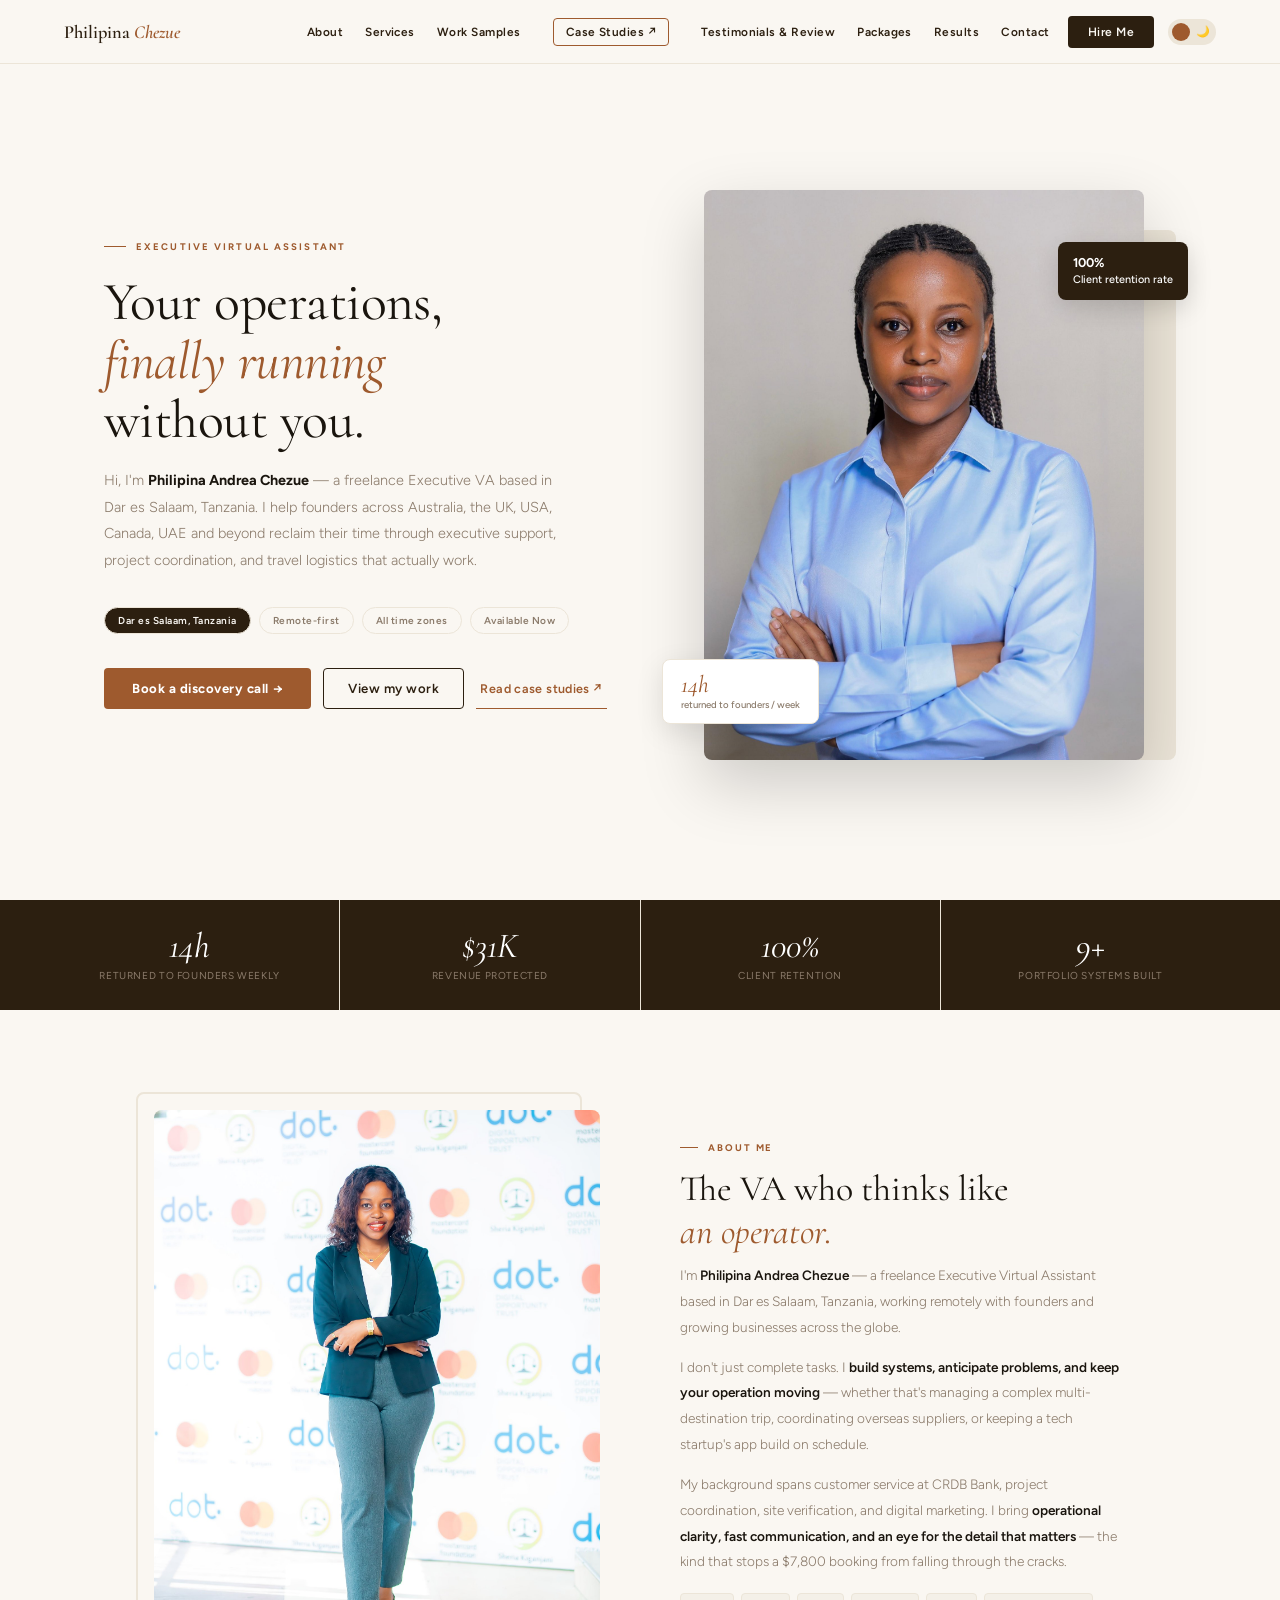
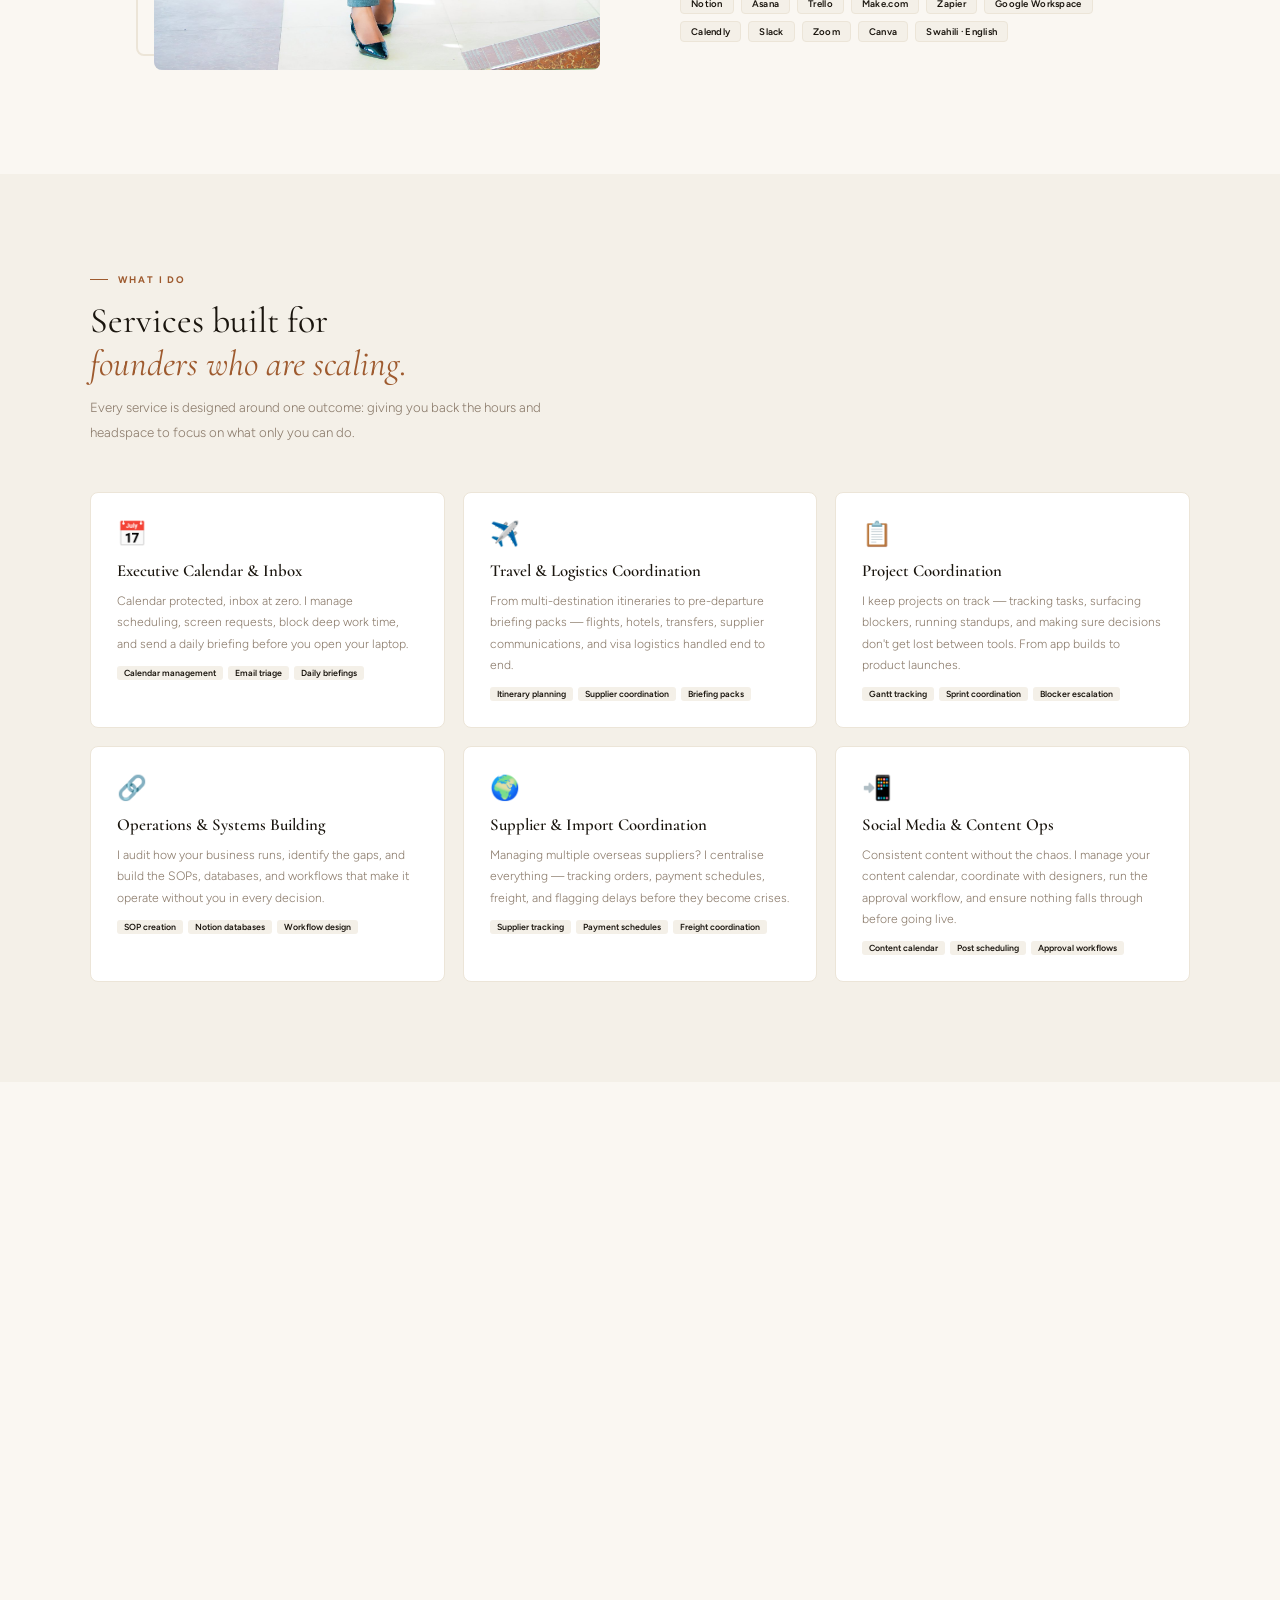
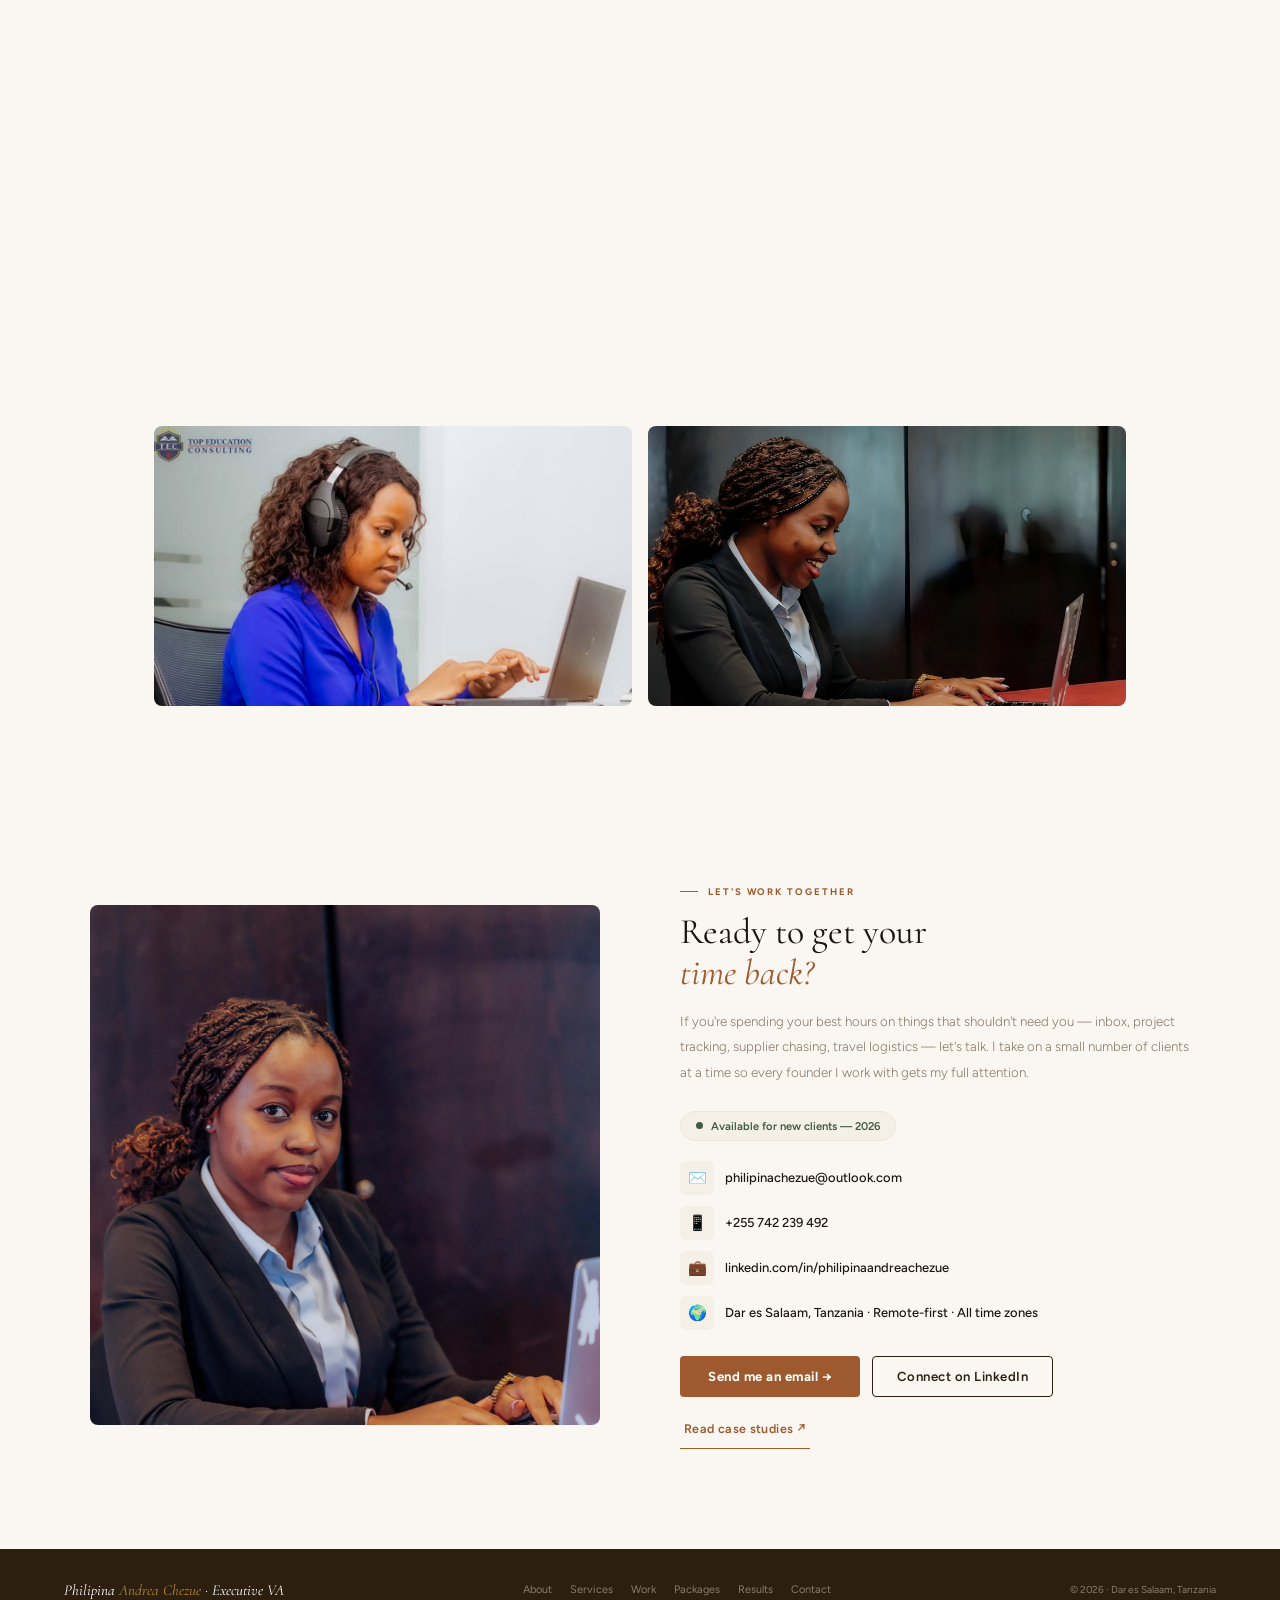
<file: index.html>
<!DOCTYPE html>
<html lang="en">
<head>
<meta charset="UTF-8"/>
<!-- cf-email-protection: disable -->
<meta name="viewport" content="width=device-width, initial-scale=1.0"/>
<title>Philipina Andrea Chezue — Executive Virtual Assistant</title>
<link href="https://fonts.googleapis.com/css2?family=Cormorant:ital,wght@0,300;0,400;0,600;1,300;1,400;1,600&family=Figtree:ital,wght@0,300;0,400;0,500;0,600;0,700;1,300&display=swap" rel="stylesheet"/>
<link href="css/style.min.css" rel="stylesheet"/>
<script>
// Critical Theme Initialization
const t = localStorage.getItem('theme') || (window.matchMedia('(prefers-color-scheme: dark)').matches ? 'dark' : 'light');
if(t==='dark') document.documentElement.setAttribute('data-theme', 'dark');
</script>
<script src="js/theme.min.js" defer></script>

<!-- SEO & Performance Optimization -->
<meta name="description" content="Philipina Andrea Chezue is a freelance Executive Virtual Assistant in Dar es Salaam, specializing in remote operations, travel logistics, and project coordination for founders globally.">
<meta name="keywords" content="Executive Virtual Assistant, Remote VA, Operations Assistant, Project Coordination, Travel Logistics, Tanzania VA, Portfolio">
<meta name="robots" content="index, follow">
<meta http-equiv="X-UA-Compatible" content="IE=edge">
<link rel="canonical" href="https://philipinachezue.com/">
<link rel="manifest" href="/manifest.json">
<link rel="icon" type="image/x-icon" href="/assets/favicon.ico">

<!-- Open Graph / Social -->
<meta property="og:title" content="Philipina Andrea Chezue — Executive Virtual Assistant">
<meta property="og:description" content="Reclaim your time through expert operations, travel logistics, and project coordination that actually works.">
<meta property="og:type" content="website">
<meta property="og:url" content="https://philipinachezue.com/">
<meta property="og:image" content="https://philipinachezue.com/assets/images/img_9f2ae763.jpg">

<!-- Twitter -->
<meta name="twitter:card" content="summary_large_image">
<meta name="twitter:title" content="Philipina Andrea Chezue — Executive VA">
<meta name="twitter:description" content="Reclaim your time through expert operations and project coordination.">
<meta name="twitter:image" content="https://philipinachezue.com/assets/images/img_9f2ae763.jpg">

<!-- Structured Data -->
<script type="application/ld+json">
{
  "@context": "https://schema.org/",
  "@type": "Person",
  "name": "Philipina Andrea Chezue",
  "jobTitle": "Executive Virtual Assistant",
  "url": "https://philipinachezue.com",
  "email": "philipinachezue@outlook.com",
  "address": {
    "@type": "PostalAddress",
    "addressLocality": "Dar es Salaam",
    "addressCountry": "Tanzania"
  },
  "sameAs": [
    "https://www.linkedin.com/in/philipinaandreachezue/"
  ],
  "knowsAbout": ["Executive Support", "Project Coordination", "Travel Logistics", "Operations"]
}
</script>
<!-- End SEO -->

</head>
<body>

<nav>
  <div class="nav-brand">Philipina <em>Chezue</em></div>
  <div class="nav-sep"></div>
  <div class="nav-links">
    <a href="#about">About</a><a href="#services">Services</a>
    <a href="#work">Work Samples</a>
    <a href="pages/va-proof-case-studies.html" target="_blank" rel="noopener noreferrer" class="case-studies-nav">Case Studies ↗</a>
    <a href="#testimonials">Testimonials & Review</a>
    <a href="#packages">Packages</a><a href="#results">Results</a><a href="#contact">Contact</a>
  </div>
  <a href="mailto:philipinachezue@outlook.com" target="_top" class="nav-cta">Hire Me</a>
  <button id="theme-toggle" aria-label="Toggle Dark Mode"></button>
  <button id="menu-toggle" aria-label="Open Navigation Menu">
    <span></span><span></span><span></span>
  </button>
</nav>

<section>
<div class="hero">
  <div class="hero-text reveal">
    <div class="hero-eyebrow">Executive Virtual Assistant</div>
    <h1 class="hero-h1">Your operations,<br/><em>finally running</em><br/>without you.</h1>
    <p class="hero-tagline">Hi, I'm <strong style="color:var(--ink)">Philipina Andrea Chezue</strong> — a freelance Executive VA based in Dar es Salaam, Tanzania. I help founders across Australia, the UK, USA, Canada, UAE and beyond reclaim their time through executive support, project coordination, and travel logistics that actually work.</p>
    <div class="hero-pills">
      <span class="pill hi">Dar es Salaam, Tanzania</span>
      <span class="pill">Remote-first</span>
      <span class="pill">All time zones</span>
      <span class="pill">Available Now</span>
    </div>
    <div class="hero-btns">
      <a  href="mailto:philipinachezue@outlook.com" target="_top"  class="btn-primary">Book a discovery call →</a>
      <a href="#work" class="btn-outline">View my work</a>
      <a href="pages/va-proof-case-studies.html" target="_blank" rel="noopener noreferrer" style="font-size:.78rem;font-weight:600;color:var(--clay);text-decoration:none;letter-spacing:.03em;padding:12px 4px;display:inline-flex;align-items:center;gap:6px;border-bottom:1.5px solid var(--clay);transition:opacity .15s;" onmouseover="this.style.opacity='.7'" onmouseout="this.style.opacity='1'">Read case studies ↗</a>
    </div>
  </div>
  <div class="hero-img-wrap reveal" style="transition-delay:.15s">
    <div class="hero-img-bg"></div>
    <img class="hero-img" src="assets/images/img_9f2ae763.jpg" alt="Philipina Andrea Chezue — Executive VA" fetchpriority="high" decoding="async"/>
    <div class="hero-badge"><div class="hb-num">14h</div><div class="hb-label">returned to founders / week</div></div>
    <div class="hero-badge2"><div class="hb2-text"><strong>100%</strong>Client retention rate</div></div>
  </div>
</div>
</section>

<div class="stats-bar">
  <div class="stats-inner">
    <div class="stat-item reveal"><div class="stat-num">14h</div><div class="stat-label">Returned to founders weekly</div></div>
    <div class="stat-item reveal" style="transition-delay:.05s"><div class="stat-num">$31K</div><div class="stat-label">Revenue protected</div></div>
    <div class="stat-item reveal" style="transition-delay:.1s"><div class="stat-num">100%</div><div class="stat-label">Client retention</div></div>
    <div class="stat-item reveal" style="transition-delay:.14s"><div class="stat-num">9+</div><div class="stat-label">Portfolio systems built</div></div>
  </div>
</div>

<section id="about">
<div class="about">
  <div class="about-img-wrap reveal">
    <div class="about-accent"></div>
    <img class="about-img" src="assets/images/img_33a3014d.png" loading="lazy" alt="Philipina Andrea Chezue at professional event"/>
  </div>
  <div class="about-text reveal" style="transition-delay:.1s">
    <div class="eyebrow">About Me</div>
    <h2 class="about-h2">The VA who thinks like<br/><em>an operator.</em></h2>
    <p class="about-body">I'm <strong>Philipina Andrea Chezue</strong> — a freelance Executive Virtual Assistant based in Dar es Salaam, Tanzania, working remotely with founders and growing businesses across the globe.</p>
    <p class="about-body">I don't just complete tasks. I <strong>build systems, anticipate problems, and keep your operation moving</strong> — whether that's managing a complex multi-destination trip, coordinating overseas suppliers, or keeping a tech startup's app build on schedule.</p>
    <p class="about-body">My background spans customer service at CRDB Bank, project coordination, site verification, and digital marketing. I bring <strong>operational clarity, fast communication, and an eye for the detail that matters</strong> — the kind that stops a $7,800 booking from falling through the cracks.</p>
    <div class="tools-row">
      <span class="tool-chip">Notion</span><span class="tool-chip">Asana</span><span class="tool-chip">Trello</span>
      <span class="tool-chip">Make.com</span><span class="tool-chip">Zapier</span><span class="tool-chip">Google Workspace</span>
      <span class="tool-chip">Calendly</span><span class="tool-chip">Slack</span><span class="tool-chip">Zoom</span>
      <span class="tool-chip">Canva</span><span class="tool-chip">Swahili · English</span>
    </div>
  </div>
</div>
</section>

<section id="services">
<div class="services">
  <div class="services-inner">
    <div class="eyebrow reveal">What I Do</div>
    <h2 class="sec-h2 reveal">Services built for<br/><em>founders who are scaling.</em></h2>
    <p class="sec-sub reveal">Every service is designed around one outcome: giving you back the hours and headspace to focus on what only you can do.</p>
    <div class="services-grid">
      <div class="svc-card reveal"><div class="svc-icon">📅</div><div class="svc-title">Executive Calendar & Inbox</div><div class="svc-body">Calendar protected, inbox at zero. I manage scheduling, screen requests, block deep work time, and send a daily briefing before you open your laptop.</div><div class="svc-tags"><span class="svc-tag">Calendar management</span><span class="svc-tag">Email triage</span><span class="svc-tag">Daily briefings</span></div></div>
      <div class="svc-card reveal" style="transition-delay:.05s"><div class="svc-icon">✈️</div><div class="svc-title">Travel & Logistics Coordination</div><div class="svc-body">From multi-destination itineraries to pre-departure briefing packs — flights, hotels, transfers, supplier communications, and visa logistics handled end to end.</div><div class="svc-tags"><span class="svc-tag">Itinerary planning</span><span class="svc-tag">Supplier coordination</span><span class="svc-tag">Briefing packs</span></div></div>
      <div class="svc-card reveal" style="transition-delay:.1s"><div class="svc-icon">📋</div><div class="svc-title">Project Coordination</div><div class="svc-body">I keep projects on track — tracking tasks, surfacing blockers, running standups, and making sure decisions don't get lost between tools. From app builds to product launches.</div><div class="svc-tags"><span class="svc-tag">Gantt tracking</span><span class="svc-tag">Sprint coordination</span><span class="svc-tag">Blocker escalation</span></div></div>
      <div class="svc-card reveal" style="transition-delay:.04s"><div class="svc-icon">🔗</div><div class="svc-title">Operations & Systems Building</div><div class="svc-body">I audit how your business runs, identify the gaps, and build the SOPs, databases, and workflows that make it operate without you in every decision.</div><div class="svc-tags"><span class="svc-tag">SOP creation</span><span class="svc-tag">Notion databases</span><span class="svc-tag">Workflow design</span></div></div>
      <div class="svc-card reveal" style="transition-delay:.08s"><div class="svc-icon">🌍</div><div class="svc-title">Supplier & Import Coordination</div><div class="svc-body">Managing multiple overseas suppliers? I centralise everything — tracking orders, payment schedules, freight, and flagging delays before they become crises.</div><div class="svc-tags"><span class="svc-tag">Supplier tracking</span><span class="svc-tag">Payment schedules</span><span class="svc-tag">Freight coordination</span></div></div>
      <div class="svc-card reveal" style="transition-delay:.12s"><div class="svc-icon">📲</div><div class="svc-title">Social Media & Content Ops</div><div class="svc-body">Consistent content without the chaos. I manage your content calendar, coordinate with designers, run the approval workflow, and ensure nothing falls through before going live.</div><div class="svc-tags"><span class="svc-tag">Content calendar</span><span class="svc-tag">Post scheduling</span><span class="svc-tag">Approval workflows</span></div></div>
    </div>
  </div>
</div>
</section>

<section id="work">
<div class="work">
  <div class="eyebrow reveal">Sample Work</div>
  <h2 class="sec-h2 reveal">Systems I've built.<br/><em>Click any to explore live.</em></h2>
  <p class="sec-sub reveal">Every piece solves a real operational problem. Click each card to open the full working system in a new tab.</p>
  <div class="work-grid">
    <a class="work-card reveal" href="pages/kili-coast-email-system.html" target="_blank" rel="noopener noreferrer"><div class="wc-top"><span class="wc-industry" style="background:#fdf0e6;color:#9e5a2e;">✈️ Travel & Hospitality</span><div class="wc-title">Email Management System</div><div class="wc-desc">Full inbox triage for a luxury safari company — 7 real client scenarios, supplier alerts, payments, and complaint resolution with live CRM sidebar.</div></div><div class="wc-bottom"><span class="wc-skill">Email ops · CRM · Triage</span><span class="wc-live">Open demo ↗</span></div></a>
    <a class="work-card reveal" href="pages/executive-dashboard.html" target="_blank" rel="noopener noreferrer" style="transition-delay:.05s"><div class="wc-top"><span class="wc-industry" style="background:#f0f4ff;color:#3d42a0;">💼 Executive Ops</span><div class="wc-title">Executive Operations Dashboard</div><div class="wc-desc">Founder OS — daily schedule, priority tasks, client pipeline, travel status, business metrics, and a VA briefing section updated every morning.</div></div><div class="wc-bottom"><span class="wc-skill">Executive ops · Dashboard</span><span class="wc-live">Open demo ↗</span></div></a>
    <a class="work-card reveal" href="pages/client-onboarding-portal.html" target="_blank" rel="noopener noreferrer" style="transition-delay:.09s"><div class="wc-top"><span class="wc-industry" style="background:#fdf0e6;color:#9e5a2e;">✈️ Travel & Hospitality</span><div class="wc-title">Client Onboarding Portal</div><div class="wc-desc">Branded 5-step intake flow — travel style, preferences, destinations, budget slider, dietary requirements, and review screen with success state.</div></div><div class="wc-bottom"><span class="wc-skill">Onboarding · Systems</span><span class="wc-live">Open demo ↗</span></div></a>
    <a class="work-card reveal" href="pages/trip-briefing-pack.html" target="_blank" rel="noopener noreferrer" style="transition-delay:.04s"><div class="wc-top"><span class="wc-industry" style="background:#fdf0e6;color:#9e5a2e;">✈️ Travel Logistics</span><div class="wc-title">Trip Briefing Pack</div><div class="wc-desc">Pre-departure document for a Cape Town business trip — flights, itinerary, hotel, weather, key contacts, packing checklist, and planner tips.</div></div><div class="wc-bottom"><span class="wc-skill">Travel coordination</span><span class="wc-live">Open demo ↗</span></div></a>
    <a class="work-card reveal" href="pages/executive-calendar.html" target="_blank" rel="noopener noreferrer" style="transition-delay:.08s"><div class="wc-top"><span class="wc-industry" style="background:#f0f4ff;color:#3d42a0;">💼 Consulting</span><div class="wc-title">Executive Calendar System</div><div class="wc-desc">Week-view calendar for a consulting founder — scheduling rules, meeting prep checklists, buffer protection, and a live event detail panel.</div></div><div class="wc-bottom"><span class="wc-skill">Calendar management</span><span class="wc-live">Open demo ↗</span></div></a>
    <a class="work-card reveal" href="pages/social-media-content-calendar.html" target="_blank" rel="noopener noreferrer" style="transition-delay:.12s"><div class="wc-top"><span class="wc-industry" style="background:#fff5f0;color:#c4522a;">🌸 Lifestyle Brand</span><div class="wc-title">Social Media Content Calendar</div><div class="wc-desc">Full monthly calendar for a skincare brand — 42 posts across 5 platforms with approval workflows, post detail panel, and VA notes.</div></div><div class="wc-bottom"><span class="wc-skill">Content ops · Social media</span><span class="wc-live">Open demo ↗</span></div></a>
    <a class="work-card reveal" href="pages/wellness-client-tracker.html" target="_blank" rel="noopener noreferrer" style="transition-delay:.04s"><div class="wc-top"><span class="wc-industry" style="background:#f4f8f4;color:#3d6b50;">🌿 Health & Wellness</span><div class="wc-title">Wellness Client Tracker</div><div class="wc-desc">Client management hub for a health coach — session history, goal tracking, billing, pre-session prep notes, and clickable client profiles.</div></div><div class="wc-bottom"><span class="wc-skill">Client management · CRM</span><span class="wc-live">Open demo ↗</span></div></a>
    <a class="work-card reveal" href="pages/china-sourcing-tracker.html" target="_blank" rel="noopener noreferrer" style="transition-delay:.08s"><div class="wc-top"><span class="wc-industry" style="background:#f0f8ff;color:#0a4a7a;">📦 Import / E-commerce</span><div class="wc-title">China Sourcing Tracker</div><div class="wc-desc">Live supplier dashboard — 6 suppliers with order status, payment stages, freight tracking, communications log, and priority action alerts.</div></div><div class="wc-bottom"><span class="wc-skill">Supplier coordination · Ops</span><span class="wc-live">Open demo ↗</span></div></a>
    <a class="work-card reveal" href="pages/app-build-project-tracker.html" target="_blank" rel="noopener noreferrer" style="transition-delay:.12s"><div class="wc-top"><span class="wc-industry" style="background:#f5f0ff;color:#4a28c8;">⚡ Tech Startup</span><div class="wc-title">App Build Project Tracker</div><div class="wc-desc">6-sprint Gantt tracker for a delivery app — blocked tasks surfaced, standup templates, health reports, and a launch date kept on schedule.</div></div><div class="wc-bottom"><span class="wc-skill">Project coordination · Gantt</span><span class="wc-live">Open demo ↗</span></div></a>
  </div>

</div>
</section>

<section id="packages">
<div class="packages">
  <div class="packages-inner">
    <div class="pkg-eyebrow reveal">Pricing</div>
    <h2 class="pkg-h2 reveal">Simple, <em>transparent packages.</em></h2>
    <p class="pkg-sub reveal">Choose the level of support that fits where you are right now. All packages include onboarding, a dedicated communication channel, and weekly check-ins.</p>
    <div class="pkg-grid">
      <div class="pkg-card reveal">
        <div class="pkg-name">Starter Admin</div>
        <div class="pkg-price">$300</div>
        <div class="pkg-period">per month · up to 20h</div>
        <div class="pkg-divider"></div>
        <div class="pkg-features">
          <div class="pkg-feature"><span class="pkg-check">✓</span>Inbox management & triage</div>
          <div class="pkg-feature"><span class="pkg-check">✓</span>Calendar scheduling</div>
          <div class="pkg-feature"><span class="pkg-check">✓</span>Basic data entry & research</div>
          <div class="pkg-feature"><span class="pkg-check">✓</span>Document formatting</div>
          <div class="pkg-feature"><span class="pkg-check">✓</span>Daily check-in summary</div>
        </div>
        <a  href="mailto:philipinachezue@outlook.com" target="_top"  class="pkg-btn pkg-btn-outline">Get started →</a>
      </div>
      <div class="pkg-card reveal" style="transition-delay:.06s">
        <div class="pkg-name">Operations Essential</div>
        <div class="pkg-price">$550</div>
        <div class="pkg-period">per month · up to 40h</div>
        <div class="pkg-divider"></div>
        <div class="pkg-features">
          <div class="pkg-feature"><span class="pkg-check">✓</span>Everything in Starter</div>
          <div class="pkg-feature"><span class="pkg-check">✓</span>Project tracking & coordination</div>
          <div class="pkg-feature"><span class="pkg-check">✓</span>Supplier & vendor communication</div>
          <div class="pkg-feature"><span class="pkg-check">✓</span>SOP & workflow creation</div>
          <div class="pkg-feature"><span class="pkg-check">✓</span>Social media scheduling</div>
          <div class="pkg-feature"><span class="pkg-check">✓</span>Weekly progress report</div>
        </div>
        <a  href="mailto:philipinachezue@outlook.com" target="_top"  class="pkg-btn pkg-btn-outline">Get started →</a>
      </div>
      <div class="pkg-card featured reveal" style="transition-delay:.1s">
        <div class="pkg-badge">Most Popular</div>
        <div class="pkg-name">Executive Operations</div>
        <div class="pkg-price">$900</div>
        <div class="pkg-period">per month · up to 60h</div>
        <div class="pkg-divider"></div>
        <div class="pkg-features">
          <div class="pkg-feature"><span class="pkg-check">✓</span>Everything in Essential</div>
          <div class="pkg-feature"><span class="pkg-check">✓</span>Full executive support</div>
          <div class="pkg-feature"><span class="pkg-check">✓</span>Travel & itinerary coordination</div>
          <div class="pkg-feature"><span class="pkg-check">✓</span>Client onboarding management</div>
          <div class="pkg-feature"><span class="pkg-check">✓</span>Team & meeting coordination</div>
          <div class="pkg-feature"><span class="pkg-check">✓</span>Priority 4-hour response</div>
          <div class="pkg-feature"><span class="pkg-check">✓</span>Monthly operations review</div>
        </div>
        <a  href="mailto:philipinachezue@outlook.com" target="_top"  class="pkg-btn pkg-btn-filled">Get started →</a>
      </div>
      <div class="pkg-card reveal" style="transition-delay:.14s">
        <div class="pkg-name">Travel & Operations</div>
        <div class="pkg-price">Custom</div>
        <div class="pkg-period">per project or retainer</div>
        <div class="pkg-divider"></div>
        <div class="pkg-features">
          <div class="pkg-feature"><span class="pkg-check">✓</span>Full trip coordination</div>
          <div class="pkg-feature"><span class="pkg-check">✓</span>Multi-destination itineraries</div>
          <div class="pkg-feature"><span class="pkg-check">✓</span>Pre-departure briefing packs</div>
          <div class="pkg-feature"><span class="pkg-check">✓</span>Supplier & logistics management</div>
          <div class="pkg-feature"><span class="pkg-check">✓</span>On-trip support & coordination</div>
          <div class="pkg-feature"><span class="pkg-check">✓</span>Scoped to your needs</div>
        </div>
        <a  href="mailto:philipinachezue@outlook.com" target="_top"  class="pkg-btn pkg-btn-outline">Request quote →</a>
      </div>
    </div>
    <p class="pkg-note reveal">All prices in USD · Monthly retainers · Project-based and hourly rates available on request · Discovery call is always free</p>
  </div>
</div>
</section>

<section id="results">
<div class="results">
  <div class="results-inner">
    <div class="results-header">
      <div>
        <div class="rh-eyebrow reveal">Proof of Work</div>
        <h2 class="rh-h2 reveal">Not what I can do.<br/><em>What I've done.</em></h2>
      </div>
      <div class="rh-sub reveal">Real numbers from real engagements. Every metric below came from a specific situation I walked into and a specific outcome I delivered.</div>
    </div>
    <div class="results-grid">
      <div class="result-card reveal"><div class="rc-case">Kili & Coast · Travel</div><div class="rc-metric">3h → 20min</div><div class="rc-before">Was: 3 hours daily on email</div><div class="rc-label">Founder's daily email and admin time — freed to close new clients</div><span class="rc-delta">83% reduction</span></div>
      <div class="result-card reveal" style="transition-delay:.06s"><div class="rc-case">Kili & Coast · Travel</div><div class="rc-metric">$7,800 saved</div><div class="rc-before">Sat unread in inbox 9 days</div><div class="rc-label">Revenue protected by catching a supplier date-change within 2 hours of arrival</div><span class="rc-delta">+ $180 client goodwill win</span></div>
      <div class="result-card reveal" style="transition-delay:.1s"><div class="rc-case">Kili & Coast · Travel</div><div class="rc-metric">11d → 48h</div><div class="rc-before">Complaint unresolved 11 days</div><div class="rc-label">Formal complaint resolved — client retained and left a 5-star review</div><span class="rc-delta">Client retained ✓</span></div>
      <div class="result-card reveal" style="transition-delay:.04s"><div class="rc-case">DropRun · Import</div><div class="rc-metric">$1,800 saved</div><div class="rc-before">Negotiation stalled 3 weeks</div><div class="rc-label">Saved on 3,000-unit order by following up a stalled price negotiation</div><span class="rc-delta">9% unit cost reduction</span></div>
      <div class="result-card reveal" style="transition-delay:.08s"><div class="rc-case">SwiftDrop · Tech</div><div class="rc-metric">11d → 24h</div><div class="rc-before">Dev team blocked, undiscovered</div><div class="rc-label">GPS API blocker resolved within 24h — two dev tasks unblocked immediately</div><span class="rc-delta">Launch date preserved ✓</span></div>
      <div class="result-card reveal" style="transition-delay:.12s"><div class="rc-case">SwiftDrop · Tech</div><div class="rc-metric">90m → 22m</div><div class="rc-before">Standups: 90 min, no agenda</div><div class="rc-label">Standup time cut with a templated agenda — 68 minutes per week returned to team</div><span class="rc-delta">76% faster meetings</span></div>
    </div>

    <!-- CASE STUDIES CTA -->
    <div class="cs-cta reveal" style="margin-top:52px;background:var(--surface);border:1px solid var(--fog);border-radius:8px;padding:36px 40px;display:flex;align-items:center;justify-content:space-between;gap:32px;flex-wrap:wrap;">
      <div>
        <div style="font-size:.6rem;font-weight:700;letter-spacing:.18em;text-transform:uppercase;color:var(--clay);margin-bottom:8px;display:flex;align-items:center;gap:8px;"><span style="display:block;width:16px;height:1px;background:var(--clay);"></span>Full case studies</div>
        <div style="font-family:var(--serif);font-size:1.6rem;font-weight:400;line-height:1.2;color:var(--ink);margin-bottom:8px;">Want the full story behind<br/><em style="font-style:italic;color:var(--clay);">every number?</em></div>
        <p style="font-size:.82rem;color:var(--muted);line-height:1.8;max-width:520px;font-weight:300;">Each metric above has a full case study behind it — the exact situation I walked into, what I built or changed, a before/after breakdown, and the specific outcome. Three detailed case studies covering travel operations, import coordination, and tech project management.</p>
      </div>
      <div style="display:flex;flex-direction:column;gap:10px;flex-shrink:0;">
        <a href="pages/va-proof-case-studies.html" target="_blank" rel="noopener noreferrer" style="background:var(--clay);color:#fff;border:none;border-radius:4px;padding:14px 28px;font-family:var(--sans);font-size:.82rem;font-weight:700;cursor:pointer;letter-spacing:.04em;transition:background .15s;text-decoration:none;display:inline-block;text-align:center;">Read the case studies →</a>
        <div style="font-size:.65rem;color:var(--muted);text-align:center;font-style:italic;">3 full case studies · before/after · real metrics</div>
      </div>
    </div>

  </div>
</div>
</section>

<section id="testimonials">
<div class="testimonials">
  <div class="testi-inner">
    <div class="eyebrow reveal">Testimonials & Reviews</div>
    <h2 class="sec-h2 reveal">Real feedback from<br/><em>real clients & employers.</em></h2>
    <div class="testi-grid">

      <div class="testi-card reveal">
        <div class="platform-badge pb-upwork">★ Upwork · 5.00 · Jun–Jul 2024</div>
        <div class="stars">★★★★★</div>
        <div class="testi-qmark">"</div>
        <div class="testi-text">It was a great pleasure working with Philipinah. She is very good at digital marketing and helped my brand significantly. She is very meticulous, results driven and went above and beyond.</div>
        <div class="testi-author">
          <div class="ta-avatar" style="background:#149614">SU</div>
          <div><div class="ta-name">Suzanne</div><div class="ta-role">Social Media Marketing · Upwork · USA</div></div>
        </div>
        <div class="review-img-wrap"><img class="review-img" src="assets/images/img_ddb05738.png" loading="lazy" alt="Upwork review"/></div>
      </div>

      <div class="testi-card reveal" style="transition-delay:.07s">
        <div class="platform-badge pb-freelancer">★ Freelancer.com · 5.0</div>
        <div class="stars">★★★★★</div>
        <div class="testi-qmark">"</div>
        <div class="testi-text">Philipina did a great job on this project. Well done!</div>
        <div class="testi-author">
          <div class="ta-avatar" style="background:#0a69c7">VN</div>
          <div><div class="ta-name">Van N. — Confirmis</div><div class="ta-role">Site Verification · Freelancer.com · Singapore</div></div>
        </div>
        <div class="review-img-wrap"><img class="review-img" src="assets/images/img_f522e544.png" loading="lazy" alt="Freelancer review"/></div>
      </div>

      <div class="testi-card reveal" style="transition-delay:.13s">
        <div class="platform-badge pb-crdb">📄 CRDB Bank PLC · Official Recommendation</div>
        <div class="stars">★★★★★</div>
        <div class="testi-qmark">"</div>
        <div class="testi-text">Ms. Philipina Andrea Chezue demonstrated outstanding personal and professional attributes. She is highly hardworking, committed and dedicated. She is visionary, eager to learn, and ethical and well interactive among team members.</div>
        <div class="testi-author">
          <div class="ta-avatar" style="background:var(--bark)">DS</div>
          <div><div class="ta-name">Mr. Donath Shirima</div><div class="ta-role">Branch Manager · CRDB Bank PLC · Dar es Salaam</div></div>
        </div>
        <div class="review-img-wrap"><img class="review-img" src="assets/images/img_5beca966.png" loading="lazy" alt="CRDB Bank recommendation"/></div>
      </div>

      <div class="testi-card reveal" style="transition-delay:.04s">
        <div class="stars">★★★★★</div>
        <div class="testi-qmark">"</div>
        <div class="testi-text">Philipina coordinated our entire trip — Zanzibar, Materuni Waterfalls, Chemka Hot Spring, and Arusha National Park — every single detail handled perfectly. She anticipated things we didn't even think to ask about. Our trip was seamless because of her.</div>
        <div class="testi-author">
          <div class="ta-avatar" style="background:var(--clay)">MF</div>
          <div><div class="ta-name">Maria Fountoulaki</div><div class="ta-role">Client — Safari & travel coordination · Greece</div></div>
        </div>
      </div>

      <div class="testi-card reveal" style="transition-delay:.08s">
        <div class="stars">★★★★★</div>
        <div class="testi-qmark">"</div>
        <div class="testi-text">Philipina built our project Gantt chart and coordinated stakeholder tasks with a clarity I hadn't seen before. Her understanding of timelines and her communication style made a complex project feel simple.</div>
        <div class="testi-author">
          <div class="ta-avatar" style="background:var(--sage)">DJ</div>
          <div><div class="ta-name">Damian Job</div><div class="ta-role">Client — Project planning & coordination · USA</div></div>
        </div>
      </div>

      <div class="testi-card reveal" style="transition-delay:.12s">
        <div class="stars">★★★★★</div>
        <div class="testi-qmark">"</div>
        <div class="testi-text">As Secretary General, I've worked with many assistants. Philipina stands out for her initiative, precision, and the way she represents both herself and her clients professionally at all times.</div>
        <div class="testi-author">
          <div class="ta-avatar" style="background:#3a5c8a">AC</div>
          <div><div class="ta-name">Apostle Christopher Mwasota</div><div class="ta-role">Secretary General — Education for Disabled Tanzania</div></div>
        </div>
      </div>

    </div>
  </div>
</div>
</section>

<div class="photo-strip">
  <div class="ps-grid">
    <img class="ps-img" src="assets/images/img_b0e73bb5.jpg" loading="lazy" alt="Philipina Chezue working remotely" style="object-position:center top;"/>
    <img class="ps-img" src="assets/images/img_4635ab83.png" loading="lazy" alt="Philipina Chezue smiling at work" style="object-position:center top;"/>
  </div>
</div>

<section id="contact">
<div class="cta-section">
  <div class="cta-inner">
    <div class="cta-img reveal">
      <img src="assets/images/img_d5464d7a.jpg" loading="lazy" alt="Philipina Andrea Chezue — Executive VA"/>
    </div>
    <div class="reveal" style="transition-delay:.1s">
      <div class="eyebrow">Let's Work Together</div>
      <h2 class="cta-h2">Ready to get your<br/><em>time back?</em></h2>
      <p class="cta-body">If you're spending your best hours on things that shouldn't need you — inbox, project tracking, supplier chasing, travel logistics — let's talk. I take on a small number of clients at a time so every founder I work with gets my full attention.</p>
      <div class="avail-badge"><span class="avail-dot"></span>Available for new clients — 2026</div>
      <div class="contact-list">
        <div class="contact-item"><div class="ci-icon">✉️</div><div class="ci-val"><a  href="mailto:philipinachezue@outlook.com" target="_top" >philipinachezue@outlook.com</a></div></div>
        <div class="contact-item"><div class="ci-icon">📱</div><div class="ci-val"><a href="tel:+255742239492">+255 742 239 492</a></div></div>
        <div class="contact-item"><div class="ci-icon">💼</div><div class="ci-val"><a href="https://www.linkedin.com/in/philipinaandreachezue/" target="_blank" rel="noopener noreferrer">linkedin.com/in/philipinaandreachezue</a></div></div>
        <div class="contact-item"><div class="ci-icon">🌍</div><div class="ci-val">Dar es Salaam, Tanzania · Remote-first · All time zones</div></div>
      </div>
      <div class="hero-btns">
        <a  href="mailto:philipinachezue@outlook.com" target="_top"  class="btn-primary">Send me an email →</a>
        <a href="https://www.linkedin.com/in/philipinaandreachezue/" target="_blank" rel="noopener noreferrer" class="btn-outline">Connect on LinkedIn</a>
        <a href="pages/va-proof-case-studies.html" target="_blank" rel="noopener noreferrer" style="font-size:.78rem;font-weight:600;color:var(--clay);text-decoration:none;letter-spacing:.03em;padding:12px 4px;display:inline-flex;align-items:center;gap:6px;border-bottom:1.5px solid var(--clay);transition:opacity .15s;" onmouseover="this.style.opacity='.7'" onmouseout="this.style.opacity='1'">Read case studies ↗</a>
      </div>
    </div>
  </div>
</div>
</section>

<footer>
  <div class="footer-brand">Philipina <span>Andrea Chezue</span> · Executive VA</div>
  <div class="footer-links">
    <a href="#about">About</a><a href="#services">Services</a>
    <a href="#work">Work</a><a href="#packages">Packages</a>
    <a href="#results">Results</a><a href="#contact">Contact</a>
  </div>
  <div class="footer-copy">© 2026 · Dar es Salaam, Tanzania</div>
</footer>

<script>
// Add animate class so scroll animation works progressively
document.querySelectorAll('.reveal').forEach(el => el.classList.add('animate'));

const obs = new IntersectionObserver((entries) => {
  entries.forEach(e => { if(e.isIntersecting) e.target.classList.add('visible'); });
}, {threshold:0.07, rootMargin:'0px 0px -20px 0px'});
document.querySelectorAll('.reveal').forEach(el => obs.observe(el));
</script>
</body>
</html>
</file>
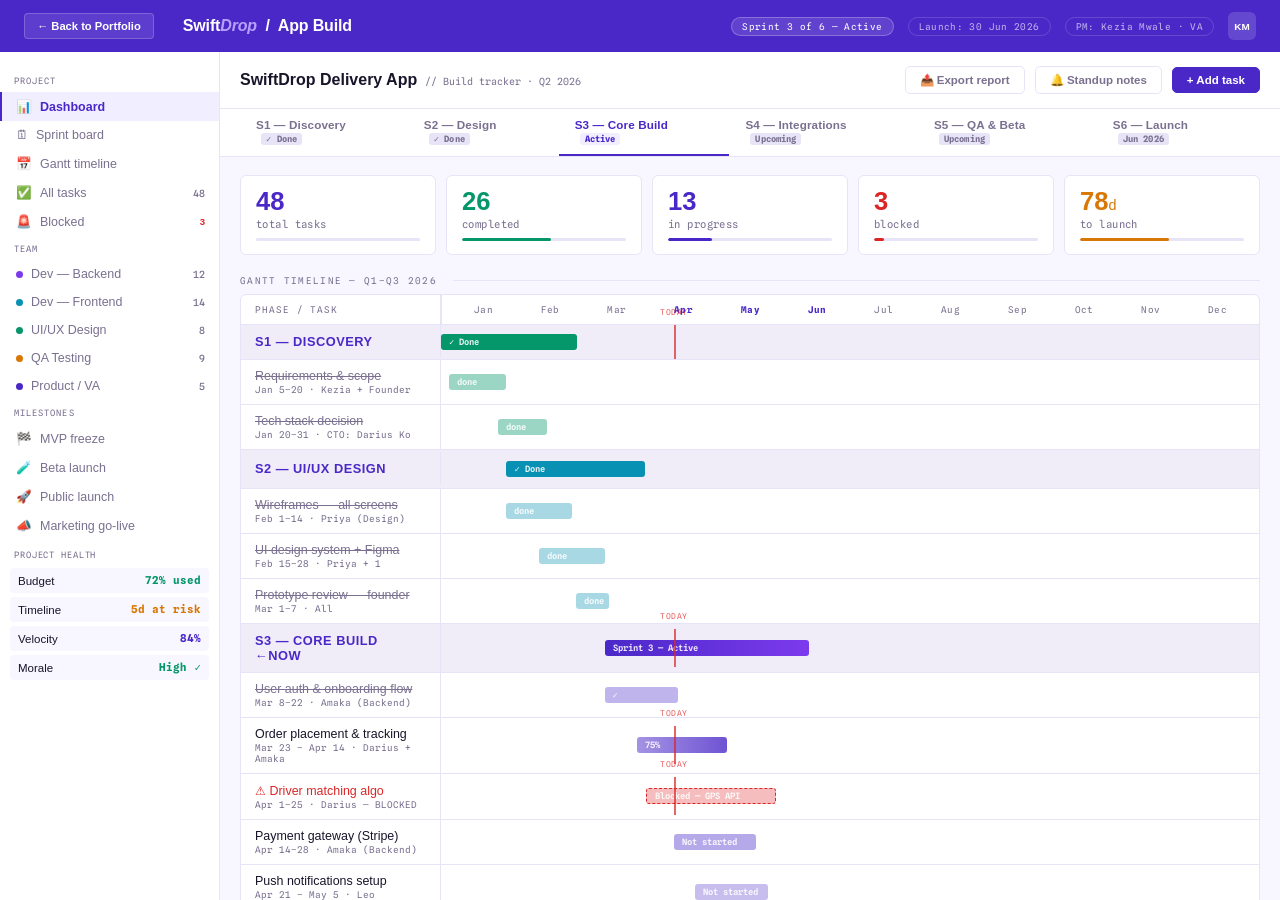
<file: pages/app-build-project-tracker.html>
<!DOCTYPE html>
<html lang="en">
<head>
<meta charset="UTF-8"/>
<meta name="viewport" content="width=device-width, initial-scale=1.0"/>
<title>Project Tracker — SwiftDrop App</title>
<link href="https://fonts.googleapis.com/css2?family=Cabinet+Grotesk:wght@300;400;500;700;800&family=Spline+Sans+Mono:wght@300;400;500&display=swap" rel="stylesheet"/>
<style>
*,*::before,*::after{box-sizing:border-box;margin:0;padding:0;}
:root{
  --bg:#f8f7ff;
  --white:#ffffff;
  --ink:#18142a;
  --purple:#4a28c8;
  --purple-lt:#6a48e8;
  --purple-pale:#f0eeff;
  --violet:#7c3aed;
  --teal:#0891b2;
  --green:#059669;
  --amber:#d97706;
  --red:#dc2626;
  --fog:#e8e4f8;
  --fog2:#f0edf8;
  --muted:#7a7090;
  --text:#18142a;
  --sans:'Cabinet Grotesk',sans-serif;
  --mono:'Spline Sans Mono',monospace;
}
body{background:var(--bg);font-family:var(--sans);color:var(--text);min-height:100vh;font-size:13px;}
@keyframes fadeUp{from{opacity:0;transform:translateY(8px);}to{opacity:1;transform:translateY(0);}}
@keyframes barSlide{from{width:0;}to{}}
.f1{animation:fadeUp .4s ease both .05s;}
.f2{animation:fadeUp .4s ease both .1s;}
.f3{animation:fadeUp .4s ease both .15s;}
.f4{animation:fadeUp .4s ease both .2s;}
.f5{animation:fadeUp .4s ease both .25s;}

/* TOPBAR */
.topbar{height:52px;background:var(--purple);display:flex;align-items:center;padding:0 24px;gap:14px;}
.brand{font-family:var(--sans);font-weight:800;font-size:1rem;color:#fff;letter-spacing:-.01em;}
.brand em{font-style:italic;color:#b8a0ff;}
.tb-sep{flex:1;}
.tb-chip{font-family:var(--mono);font-size:.58rem;padding:3px 10px;border-radius:40px;border:1px solid rgba(255,255,255,.15);color:rgba(255,255,255,.65);letter-spacing:.04em;}
.tb-chip.hi{background:rgba(255,255,255,.12);color:#fff;border-color:rgba(255,255,255,.25);}
.tb-avatar{width:28px;height:28px;border-radius:6px;background:rgba(255,255,255,.15);display:flex;align-items:center;justify-content:center;font-size:.62rem;font-weight:700;color:#fff;font-family:var(--sans);}

/* LAYOUT */
.shell{display:flex;height:calc(100vh - 52px);}

/* LEFT */
.left{width:220px;background:var(--white);border-right:1px solid var(--fog);display:flex;flex-direction:column;padding:16px 0;overflow-y:auto;flex-shrink:0;}
.ls-label{font-family:var(--mono);font-size:.55rem;letter-spacing:.12em;text-transform:uppercase;color:var(--muted);padding:0 14px 6px;margin-top:8px;}
.ls-item{display:flex;align-items:center;gap:8px;padding:7px 14px;font-size:.78rem;font-weight:500;color:var(--muted);cursor:pointer;border-left:2px solid transparent;transition:all .12s;}
.ls-item:hover{background:var(--fog2);color:var(--ink);}
.ls-item.active{border-left-color:var(--purple);background:var(--purple-pale);color:var(--purple);font-weight:700;}
.ls-dot{width:7px;height:7px;border-radius:50%;flex-shrink:0;}
.ls-count{margin-left:auto;font-size:.62rem;font-family:var(--mono);color:var(--muted);}
.ls-alert{margin-left:auto;font-size:.6rem;font-weight:700;color:var(--red);}

.health-wrap{margin:10px 10px 4px;}
.health-title{font-family:var(--mono);font-size:.55rem;letter-spacing:.1em;text-transform:uppercase;color:var(--muted);margin-bottom:8px;padding:0 4px;}
.health-item{display:flex;align-items:center;gap:8px;padding:6px 8px;border-radius:4px;margin-bottom:4px;background:var(--bg);}
.hi-label{font-size:.72rem;font-weight:500;flex:1;}
.hi-val{font-family:var(--mono);font-size:.68rem;font-weight:700;}

/* MAIN */
.main{flex:1;display:flex;flex-direction:column;overflow:hidden;}
.main-header{padding:14px 20px;background:var(--white);border-bottom:1px solid var(--fog);display:flex;align-items:center;gap:10px;flex-shrink:0;}
.mh-title{font-weight:800;font-size:1rem;color:var(--ink);}
.mh-sub{font-family:var(--mono);font-size:.62rem;color:var(--muted);margin-left:4px;}
.mh-sep{flex:1;}
.mh-btn{padding:6px 14px;border:1.5px solid var(--fog);border-radius:5px;font-family:var(--sans);font-size:.72rem;font-weight:600;cursor:pointer;background:none;color:var(--muted);transition:all .12s;}
.mh-btn:hover{border-color:var(--purple);color:var(--purple);}
.mh-btn.primary{background:var(--purple);border-color:var(--purple);color:#fff;}
.mh-btn.primary:hover{background:var(--purple-lt);}

/* SPRINT TABS */
.sprint-row{display:flex;align-items:center;gap:0;padding:0 20px;background:var(--white);border-bottom:1px solid var(--fog);flex-shrink:0;}
.sprint-tab{padding:9px 16px;font-size:.73rem;font-weight:700;font-family:var(--sans);color:var(--muted);cursor:pointer;border-bottom:2px solid transparent;transition:all .12s;letter-spacing:.01em;}
.sprint-tab:hover{color:var(--ink);}
.sprint-tab.active{color:var(--purple);border-bottom-color:var(--purple);}
.sprint-tab .st-badge{display:inline-block;font-size:.55rem;font-family:var(--mono);padding:1px 5px;border-radius:3px;margin-left:5px;background:var(--fog);color:var(--muted);}
.sprint-tab.active .st-badge{background:var(--purple-pale);color:var(--purple);}

/* SCROLL AREA */
.scroll-area{flex:1;overflow-y:auto;padding:18px 20px 40px;}

/* STAT ROW */
.stat-row{display:grid;grid-template-columns:repeat(5,1fr);gap:10px;margin-bottom:20px;}
.stat-card{background:var(--white);border:1px solid var(--fog);border-radius:6px;padding:13px 15px;}
.sc-num{font-weight:800;font-size:1.6rem;line-height:1;color:var(--ink);}
.sc-label{font-size:.66rem;color:var(--muted);margin-top:3px;font-family:var(--mono);letter-spacing:.04em;}
.sc-bar{height:3px;background:var(--fog);border-radius:3px;margin-top:8px;overflow:hidden;}
.sc-fill{height:100%;border-radius:3px;animation:barSlide .8s ease both;}

/* GANTT */
.gantt-wrap{background:var(--white);border:1px solid var(--fog);border-radius:6px;overflow:hidden;margin-bottom:18px;}
.gantt-header{display:grid;grid-template-columns:200px 1fr;border-bottom:1px solid var(--fog);}
.gh-label{padding:9px 14px;font-family:var(--mono);font-size:.58rem;letter-spacing:.1em;text-transform:uppercase;color:var(--muted);border-right:1px solid var(--fog);}
.gh-weeks{display:grid;padding:0 8px;}
.gw-label{font-family:var(--mono);font-size:.58rem;color:var(--muted);text-align:center;padding:9px 0;letter-spacing:.04em;}

.gantt-row{display:grid;grid-template-columns:200px 1fr;border-bottom:1px solid var(--fog);align-items:center;}
.gantt-row:last-child{border-bottom:none;}
.gantt-row.phase-header{background:var(--fog2);}
.gr-label{padding:9px 14px;border-right:1px solid var(--fog);font-size:.78rem;}
.gr-phase{font-weight:800;font-size:.8rem;color:var(--purple);text-transform:uppercase;letter-spacing:.04em;}
.gr-task{color:var(--ink);font-weight:500;}
.gr-task.done{color:var(--muted);text-decoration:line-through;}
.gr-meta{font-family:var(--mono);font-size:.58rem;color:var(--muted);margin-top:1px;}
.gr-bars{padding:6px 8px;position:relative;height:38px;}
.gantt-bar{position:absolute;top:50%;transform:translateY(-50%);height:16px;border-radius:3px;display:flex;align-items:center;padding:0 8px;font-family:var(--mono);font-size:.55rem;font-weight:600;color:rgba(255,255,255,.9);white-space:nowrap;overflow:hidden;animation:barSlide .7s ease both;}
.today-line{position:absolute;top:0;bottom:0;width:2px;background:var(--red);z-index:10;opacity:.7;}
.today-line::before{content:'TODAY';position:absolute;top:-18px;left:-14px;font-family:var(--mono);font-size:.5rem;color:var(--red);letter-spacing:.06em;}

/* STATUS BADGE */
.status-tag{display:inline-flex;align-items:center;gap:4px;font-size:.6rem;font-family:var(--mono);font-weight:600;letter-spacing:.04em;padding:2px 7px;border-radius:3px;text-transform:uppercase;}
.st-done{background:rgba(5,150,105,.1);color:var(--green);}
.st-active{background:rgba(74,40,200,.1);color:var(--purple);}
.st-blocked{background:rgba(220,38,38,.1);color:var(--red);}
.st-pending{background:rgba(217,119,6,.1);color:var(--amber);}
.st-review{background:rgba(8,145,178,.1);color:var(--teal);}

/* TASK LIST */
.task-section{background:var(--white);border:1px solid var(--fog);border-radius:6px;overflow:hidden;margin-bottom:18px;}
.ts-header{padding:12px 16px;border-bottom:1px solid var(--fog);display:flex;align-items:center;gap:10px;}
.ts-title{font-weight:800;font-size:.85rem;}
.ts-count{font-family:var(--mono);font-size:.62rem;color:var(--muted);}
.ts-sep{flex:1;}

table.task-table{width:100%;border-collapse:collapse;}
.task-table th{font-family:var(--mono);font-size:.55rem;letter-spacing:.1em;text-transform:uppercase;color:var(--muted);padding:8px 14px;text-align:left;border-bottom:1px solid var(--fog);background:var(--bg);}
.task-table td{padding:10px 14px;font-size:.78rem;border-bottom:1px solid var(--fog);vertical-align:middle;}
.task-table tr:last-child td{border-bottom:none;}
.task-table tr:hover td{background:var(--fog2);}
.task-table tr.blocked-row td{background:#fff8f8;}

.task-check{width:15px;height:15px;border-radius:3px;border:1.5px solid var(--fog);display:inline-flex;align-items:center;justify-content:center;font-size:.58rem;color:var(--green);cursor:pointer;flex-shrink:0;}
.task-check.done{background:var(--green);border-color:var(--green);color:#fff;}
.assignee-chip{display:inline-flex;align-items:center;gap:5px;font-size:.68rem;}
.ac-dot{width:20px;height:20px;border-radius:50%;display:flex;align-items:center;justify-content:center;font-size:.58rem;font-weight:700;color:#fff;flex-shrink:0;}
.priority-dot{width:7px;height:7px;border-radius:50%;display:inline-block;margin-right:3px;}

/* VA NOTES */
.va-notes-section{background:var(--white);border:1px solid var(--fog);border-radius:6px;padding:16px;margin-bottom:18px;}
.va-lbl{font-family:var(--mono);font-size:.58rem;letter-spacing:.12em;text-transform:uppercase;color:var(--purple);margin-bottom:10px;}
.va-note-row{display:flex;gap:10px;font-size:.76rem;padding:8px 0;border-bottom:1px solid var(--fog);line-height:1.5;}
.va-note-row:last-child{border-bottom:none;}
.vn-tag{font-family:var(--mono);font-size:.55rem;font-weight:700;letter-spacing:.06em;padding:2px 7px;border-radius:3px;flex-shrink:0;height:fit-content;margin-top:1px;}

::-webkit-scrollbar{width:4px;}
::-webkit-scrollbar-track{background:transparent;}
::-webkit-scrollbar-thumb{background:var(--fog);border-radius:10px;}

/* Responsive Shell Fix */
@media (max-width: 1100px) {
  .shell { grid-template-columns: 200px 1fr; height: auto; }
  .right, .right-panel { grid-column: span 2; border-left: none; border-top: 1px solid var(--fog); height: auto; }
}
@media (max-width: 768px) {
  .shell { display: flex; flex-direction: column; height: auto; }
  .left, .ls-sidebar { width: 100%; border-right: none; border-bottom: 1px solid var(--fog); height: auto; max-height: 300px; }
  .main { height: auto; overflow: visible; }
  .header { height: auto; padding: 10px 20px; flex-wrap: wrap; }
  .back-to-portfolio { margin-bottom: 8px; }
}
</style>

<!-- SEO & Performance Optimization -->
<meta name="description" content="Philipina Andrea Chezue is a freelance Executive Virtual Assistant in Dar es Salaam, specializing in remote operations, travel logistics, and project coordination for founders globally.">
<meta name="keywords" content="Executive Virtual Assistant, Remote VA, Operations Assistant, Project Coordination, Travel Logistics, Tanzania VA, Portfolio">
<meta name="robots" content="index, follow">
<meta http-equiv="X-UA-Compatible" content="IE=edge">
<link rel="canonical" href="https://philipinachezue.com/">
<link rel="manifest" href="/manifest.json">
<link rel="icon" type="image/x-icon" href="/assets/favicon.ico">

<!-- Open Graph / Social -->
<meta property="og:title" content="Philipina Andrea Chezue — Executive Virtual Assistant">
<meta property="og:description" content="Reclaim your time through expert operations, travel logistics, and project coordination that actually works.">
<meta property="og:type" content="website">
<meta property="og:url" content="https://philipinachezue.com/">
<meta property="og:image" content="https://philipinachezue.com/assets/images/img_9f2ae763.jpg">

<!-- Twitter -->
<meta name="twitter:card" content="summary_large_image">
<meta name="twitter:title" content="Philipina Andrea Chezue — Executive VA">
<meta name="twitter:description" content="Reclaim your time through expert operations and project coordination.">
<meta name="twitter:image" content="https://philipinachezue.com/assets/images/img_9f2ae763.jpg">

<!-- Structured Data -->
<script type="application/ld+json">
{
  "@context": "https://schema.org/",
  "@type": "Person",
  "name": "Philipina Andrea Chezue",
  "jobTitle": "Executive Virtual Assistant",
  "url": "https://philipinachezue.com",
  "email": "philipinachezue@outlook.com",
  "address": {
    "@type": "PostalAddress",
    "addressLocality": "Dar es Salaam",
    "addressCountry": "Tanzania"
  },
  "sameAs": [
    "https://www.linkedin.com/in/philipinaandreachezue/"
  ],
  "knowsAbout": ["Executive Support", "Project Coordination", "Travel Logistics", "Operations"]
}
</script>
<!-- End SEO -->


<style>
.back-to-portfolio {
  display: inline-flex;
  align-items: center;
  gap: 8px;
  padding: 6px 12px;
  background: rgba(255,255,255,0.1);
  border: 1px solid rgba(255,255,255,0.2);
  border-radius: 4px;
  color: #ffffff !important;
  text-decoration: none;
  font-size: 0.7rem;
  font-weight: 700;
  transition: all 0.2s;
  margin-right: 15px;
  z-index: 1001;
  position: relative;
  white-space: nowrap;
}
[data-theme="dark"] .back-to-portfolio, 
body[style*="background:#0b0d0f"] .back-to-portfolio,
body[style*="background:var(--bg)"] .back-to-portfolio {
  background: rgba(255,255,255,0.05);
  border-color: rgba(255,255,255,0.1);
}
.back-to-portfolio:hover {
  background: var(--clay, var(--gold, var(--accent, #9e5a2e)));
  color: #ffffff !important;
  border-color: transparent;
}
</style>
</head>
<body>

<div class="topbar">
  <a href="../index.html#work" class="back-to-portfolio">← Back to Portfolio</a>
  <div class="brand">Swift<em>Drop</em> &nbsp;/&nbsp; App Build</div>
  <div class="tb-sep"></div>
  <div class="tb-chip hi">Sprint 3 of 6 — Active</div>
  <div class="tb-chip">Launch: 30 Jun 2026</div>
  <div class="tb-chip">PM: Kezia Mwale · VA</div>
  <div class="tb-avatar">KM</div>
</div>

<div class="shell">

  <!-- LEFT -->
  <div class="left">
    <div class="ls-label">Project</div>
    <div class="ls-item active"><span>📊</span>Dashboard</div>
    <div class="ls-item"><span>🗓</span>Sprint board</div>
    <div class="ls-item"><span>📅</span>Gantt timeline</div>
    <div class="ls-item"><span>✅</span>All tasks<span class="ls-count">48</span></div>
    <div class="ls-item"><span>🚨</span>Blocked<span class="ls-alert">3</span></div>

    <div class="ls-label">Team</div>
    <div class="ls-item"><span class="ls-dot" style="background:#7c3aed"></span>Dev — Backend<span class="ls-count">12</span></div>
    <div class="ls-item"><span class="ls-dot" style="background:#0891b2"></span>Dev — Frontend<span class="ls-count">14</span></div>
    <div class="ls-item"><span class="ls-dot" style="background:#059669"></span>UI/UX Design<span class="ls-count">8</span></div>
    <div class="ls-item"><span class="ls-dot" style="background:#d97706"></span>QA Testing<span class="ls-count">9</span></div>
    <div class="ls-item"><span class="ls-dot" style="background:#4a28c8"></span>Product / VA<span class="ls-count">5</span></div>

    <div class="ls-label">Milestones</div>
    <div class="ls-item"><span>🏁</span>MVP freeze</div>
    <div class="ls-item"><span>🧪</span>Beta launch</div>
    <div class="ls-item"><span>🚀</span>Public launch</div>
    <div class="ls-item"><span>📣</span>Marketing go-live</div>

    <div class="health-wrap">
      <div class="health-title">Project health</div>
      <div class="health-item"><div class="hi-label">Budget</div><div class="hi-val" style="color:var(--green)">72% used</div></div>
      <div class="health-item"><div class="hi-label">Timeline</div><div class="hi-val" style="color:var(--amber)">5d at risk</div></div>
      <div class="health-item"><div class="hi-label">Velocity</div><div class="hi-val" style="color:var(--purple)">84%</div></div>
      <div class="health-item"><div class="hi-label">Morale</div><div class="hi-val" style="color:var(--green)">High ✓</div></div>
    </div>
  </div>

  <!-- MAIN -->
  <div class="main">
    <div class="main-header f1">
      <div>
        <span class="mh-title">SwiftDrop Delivery App</span>
        <span class="mh-sub">// Build tracker · Q2 2026</span>
      </div>
      <div class="mh-sep"></div>
      <button class="mh-btn">📤 Export report</button>
      <button class="mh-btn">🔔 Standup notes</button>
      <button class="mh-btn primary">+ Add task</button>
    </div>

    <div class="sprint-row">
      <div class="sprint-tab">S1 — Discovery <span class="st-badge">✓ Done</span></div>
      <div class="sprint-tab">S2 — Design <span class="st-badge">✓ Done</span></div>
      <div class="sprint-tab active">S3 — Core Build <span class="st-badge">Active</span></div>
      <div class="sprint-tab">S4 — Integrations <span class="st-badge">Upcoming</span></div>
      <div class="sprint-tab">S5 — QA & Beta <span class="st-badge">Upcoming</span></div>
      <div class="sprint-tab">S6 — Launch <span class="st-badge">Jun 2026</span></div>
    </div>

    <div class="scroll-area">

      <!-- STAT ROW -->
      <div class="stat-row f2">
        <div class="stat-card">
          <div class="sc-num" style="color:var(--purple)">48</div>
          <div class="sc-label">total tasks</div>
          <div class="sc-bar"><div class="sc-fill" style="width:100%;background:var(--fog);"></div></div>
        </div>
        <div class="stat-card">
          <div class="sc-num" style="color:var(--green)">26</div>
          <div class="sc-label">completed</div>
          <div class="sc-bar"><div class="sc-fill" style="width:54%;background:var(--green);"></div></div>
        </div>
        <div class="stat-card">
          <div class="sc-num" style="color:var(--purple)">13</div>
          <div class="sc-label">in progress</div>
          <div class="sc-bar"><div class="sc-fill" style="width:27%;background:var(--purple);"></div></div>
        </div>
        <div class="stat-card">
          <div class="sc-num" style="color:var(--red)">3</div>
          <div class="sc-label">blocked</div>
          <div class="sc-bar"><div class="sc-fill" style="width:6%;background:var(--red);"></div></div>
        </div>
        <div class="stat-card">
          <div class="sc-num" style="color:var(--amber)">78<span style="font-size:.9rem;font-weight:400">d</span></div>
          <div class="sc-label">to launch</div>
          <div class="sc-bar"><div class="sc-fill" style="width:54%;background:var(--amber);"></div></div>
        </div>
      </div>

      <!-- GANTT -->
      <div class="sec-label f3" style="font-family:var(--mono);font-size:.58rem;letter-spacing:.14em;text-transform:uppercase;color:var(--muted);margin-bottom:8px;display:flex;align-items:center;gap:8px;">Gantt Timeline — Q1–Q3 2026 <span style="flex:1;height:1px;background:var(--fog);display:block;margin-left:8px;"></span></div>
      <div class="gantt-wrap f3">
        <div class="gantt-header">
          <div class="gh-label">Phase / Task</div>
          <div style="display:grid;grid-template-columns:repeat(12,1fr);padding:0 8px;border-left:1px solid var(--fog);">
            <div class="gw-label">Jan</div><div class="gw-label">Feb</div><div class="gw-label">Mar</div>
            <div class="gw-label" style="color:var(--purple);font-weight:700;">Apr</div>
            <div class="gw-label" style="color:var(--purple);font-weight:700;">May</div>
            <div class="gw-label" style="color:var(--purple);font-weight:700;">Jun</div>
            <div class="gw-label">Jul</div><div class="gw-label">Aug</div><div class="gw-label">Sep</div>
            <div class="gw-label">Oct</div><div class="gw-label">Nov</div><div class="gw-label">Dec</div>
          </div>
        </div>

        <!-- Phase rows. Grid = 12 cols. Left offset & width as % of 12 cols -->
        <!-- S1 Discovery: Jan-Feb = col 1-2 → left 0%, width 16.6% -->
        <div class="gantt-row phase-header">
          <div class="gr-label"><span class="gr-phase">S1 — Discovery</span></div>
          <div class="gr-bars" style="position:relative;height:34px;">
            <div class="today-line" style="left:28.5%;"></div>
            <div class="gantt-bar" style="left:0%;width:16.6%;background:var(--green);animation-delay:.1s">✓ Done</div>
          </div>
        </div>
        <div class="gantt-row">
          <div class="gr-label"><div class="gr-task done">Requirements & scope</div><div class="gr-meta">Jan 5–20 · Kezia + Founder</div></div>
          <div class="gr-bars"><div class="gantt-bar" style="left:1%;width:7%;background:rgba(5,150,105,.4);animation-delay:.12s;">done</div></div>
        </div>
        <div class="gantt-row">
          <div class="gr-label"><div class="gr-task done">Tech stack decision</div><div class="gr-meta">Jan 20–31 · CTO: Darius Ko</div></div>
          <div class="gr-bars"><div class="gantt-bar" style="left:7%;width:6%;background:rgba(5,150,105,.4);animation-delay:.14s;">done</div></div>
        </div>

        <div class="gantt-row phase-header">
          <div class="gr-label"><span class="gr-phase">S2 — UI/UX Design</span></div>
          <div class="gr-bars"><div class="gantt-bar" style="left:8%;width:17%;background:var(--teal);animation-delay:.16s">✓ Done</div></div>
        </div>
        <div class="gantt-row">
          <div class="gr-label"><div class="gr-task done">Wireframes — all screens</div><div class="gr-meta">Feb 1–14 · Priya (Design)</div></div>
          <div class="gr-bars"><div class="gantt-bar" style="left:8%;width:8%;background:rgba(8,145,178,.35);animation-delay:.18s">done</div></div>
        </div>
        <div class="gantt-row">
          <div class="gr-label"><div class="gr-task done">UI design system + Figma</div><div class="gr-meta">Feb 15–28 · Priya + 1</div></div>
          <div class="gr-bars"><div class="gantt-bar" style="left:12%;width:8%;background:rgba(8,145,178,.35);animation-delay:.2s">done</div></div>
        </div>
        <div class="gantt-row">
          <div class="gr-label"><div class="gr-task done">Prototype review — founder</div><div class="gr-meta">Mar 1–7 · All</div></div>
          <div class="gr-bars"><div class="gantt-bar" style="left:16.5%;width:4%;background:rgba(8,145,178,.35);animation-delay:.22s">done</div></div>
        </div>

        <div class="gantt-row phase-header">
          <div class="gr-label"><span class="gr-phase" style="color:var(--purple)">S3 — Core Build ←NOW</span></div>
          <div class="gr-bars" style="position:relative;">
            <div class="today-line" style="left:28.5%;"></div>
            <div class="gantt-bar" style="left:20%;width:25%;background:linear-gradient(90deg,var(--purple),var(--violet));animation-delay:.24s">Sprint 3 — Active</div>
          </div>
        </div>
        <div class="gantt-row">
          <div class="gr-label"><div class="gr-task done">User auth & onboarding flow</div><div class="gr-meta">Mar 8–22 · Amaka (Backend)</div></div>
          <div class="gr-bars"><div class="gantt-bar" style="left:20%;width:9%;background:rgba(74,40,200,.35);animation-delay:.26s">✓</div></div>
        </div>
        <div class="gantt-row">
          <div class="gr-label"><div class="gr-task">Order placement & tracking</div><div class="gr-meta">Mar 23 – Apr 14 · Darius + Amaka</div></div>
          <div class="gr-bars" style="position:relative;"><div class="today-line" style="left:28.5%;"></div><div class="gantt-bar" style="left:24%;width:11%;background:linear-gradient(90deg,rgba(74,40,200,.5),rgba(74,40,200,.8));animation-delay:.28s">75%</div></div>
        </div>
        <div class="gantt-row">
          <div class="gr-label"><div class="gr-task" style="color:var(--red)">⚠ Driver matching algo</div><div class="gr-meta">Apr 1–25 · Darius — BLOCKED</div></div>
          <div class="gr-bars" style="position:relative;"><div class="today-line" style="left:28.5%;"></div><div class="gantt-bar" style="left:25%;width:16%;background:rgba(220,38,38,.3);border:1px dashed var(--red);animation-delay:.30s">Blocked — GPS API</div></div>
        </div>
        <div class="gantt-row">
          <div class="gr-label"><div class="gr-task">Payment gateway (Stripe)</div><div class="gr-meta">Apr 14–28 · Amaka (Backend)</div></div>
          <div class="gr-bars"><div class="gantt-bar" style="left:28.5%;width:10%;background:rgba(74,40,200,.4);animation-delay:.32s">Not started</div></div>
        </div>
        <div class="gantt-row">
          <div class="gr-label"><div class="gr-task">Push notifications setup</div><div class="gr-meta">Apr 21 – May 5 · Leo (Frontend)</div></div>
          <div class="gr-bars"><div class="gantt-bar" style="left:31%;width:9%;background:rgba(74,40,200,.3);animation-delay:.34s">Not started</div></div>
        </div>

        <div class="gantt-row phase-header">
          <div class="gr-label"><span class="gr-phase" style="color:var(--muted)">S4 — Integrations</span></div>
          <div class="gr-bars"><div class="gantt-bar" style="left:37%;width:17%;background:rgba(217,119,6,.5);animation-delay:.36s">Upcoming — May</div></div>
        </div>
        <div class="gantt-row">
          <div class="gr-label"><div class="gr-task" style="color:var(--muted)">Google Maps / GPS live</div><div class="gr-meta">May 1–14 · Darius</div></div>
          <div class="gr-bars"><div class="gantt-bar" style="left:37%;width:9%;background:rgba(217,119,6,.25);animation-delay:.38s">planned</div></div>
        </div>
        <div class="gantt-row">
          <div class="gr-label"><div class="gr-task" style="color:var(--muted)">SMS alerts (Twilio)</div><div class="gr-meta">May 12–22 · Amaka</div></div>
          <div class="gr-bars"><div class="gantt-bar" style="left:42%;width:7%;background:rgba(217,119,6,.25);animation-delay:.40s">planned</div></div>
        </div>

        <div class="gantt-row phase-header">
          <div class="gr-label"><span class="gr-phase" style="color:var(--muted)">S5 — QA & Beta</span></div>
          <div class="gr-bars"><div class="gantt-bar" style="left:50%;width:17%;background:rgba(8,145,178,.4);animation-delay:.42s">Jun — QA & Beta</div></div>
        </div>

        <div class="gantt-row phase-header">
          <div class="gr-label"><span class="gr-phase" style="color:var(--muted)">S6 — Public Launch 🚀</span></div>
          <div class="gr-bars"><div class="gantt-bar" style="left:66%;width:4%;background:rgba(74,40,200,.6);animation-delay:.44s">30 Jun</div></div>
        </div>
      </div>

      <!-- ACTIVE SPRINT TASKS -->
      <div class="task-section f4">
        <div class="ts-header">
          <div class="ts-title">Sprint 3 Tasks — Core Build</div>
          <div class="ts-count">Apr 1–30 · 18 tasks · 10 done · 3 blocked</div>
          <div class="ts-sep"></div>
          <div style="font-size:.7rem;color:var(--muted);">Sort by: <strong style="color:var(--purple);cursor:pointer;">Priority</strong></div>
        </div>
        <table class="task-table">
          <thead><tr><th></th><th>Task</th><th>Assignee</th><th>Module</th><th>Status</th><th>Due</th><th>Note</th></tr></thead>
          <tbody>
            <tr class="blocked-row">
              <td><div class="task-check done">✓</div></td>
              <td style="font-weight:600;">Driver matching algorithm <span style="font-size:.62rem;background:rgba(220,38,38,.1);color:var(--red);padding:1px 6px;border-radius:3px;font-family:var(--mono);font-weight:700;margin-left:4px;">BLOCKED</span></td>
              <td><div class="assignee-chip"><div class="ac-dot" style="background:#7c3aed">DK</div>Darius Ko</div></td>
              <td><span style="font-size:.68rem;color:var(--muted);">Core engine</span></td>
              <td><span class="status-tag st-blocked">⚠ Blocked</span></td>
              <td style="font-family:var(--mono);font-size:.68rem;color:var(--red);">Apr 25</td>
              <td style="font-size:.68rem;color:var(--red);">GPS API key pending founder</td>
            </tr>
            <tr>
              <td><div class="task-check"></div></td>
              <td style="font-weight:600;">Stripe payment gateway integration</td>
              <td><div class="assignee-chip"><div class="ac-dot" style="background:#059669">AO</div>Amaka Obi</div></td>
              <td><span style="font-size:.68rem;color:var(--muted);">Payments</span></td>
              <td><span class="status-tag st-active">● In progress</span></td>
              <td style="font-family:var(--mono);font-size:.68rem;color:var(--amber);">Apr 28</td>
              <td style="font-size:.68rem;color:var(--muted);">Test keys in env — live keys needed</td>
            </tr>
            <tr>
              <td><div class="task-check"></div></td>
              <td style="font-weight:600;">Order tracking UI — customer view</td>
              <td><div class="assignee-chip"><div class="ac-dot" style="background:#0891b2">LN</div>Leo Nkosi</div></td>
              <td><span style="font-size:.68rem;color:var(--muted);">Frontend</span></td>
              <td><span class="status-tag st-active">● In progress</span></td>
              <td style="font-family:var(--mono);font-size:.68rem;">Apr 20</td>
              <td style="font-size:.68rem;color:var(--muted);">75% — map component remaining</td>
            </tr>
            <tr>
              <td><div class="task-check"></div></td>
              <td style="font-weight:600;">Push notifications — order updates</td>
              <td><div class="assignee-chip"><div class="ac-dot" style="background:#0891b2">LN</div>Leo Nkosi</div></td>
              <td><span style="font-size:.68rem;color:var(--muted);">Frontend</span></td>
              <td><span class="status-tag st-pending">◷ Not started</span></td>
              <td style="font-family:var(--mono);font-size:.68rem;">Apr 30</td>
              <td style="font-size:.68rem;color:var(--muted);">Blocked on payment task completion</td>
            </tr>
            <tr class="blocked-row">
              <td><div class="task-check"></div></td>
              <td style="font-weight:600;">Driver app — GPS broadcast <span style="font-size:.62rem;background:rgba(220,38,38,.1);color:var(--red);padding:1px 6px;border-radius:3px;font-family:var(--mono);font-weight:700;margin-left:4px;">BLOCKED</span></td>
              <td><div class="assignee-chip"><div class="ac-dot" style="background:#7c3aed">DK</div>Darius Ko</div></td>
              <td><span style="font-size:.68rem;color:var(--muted);">Driver app</span></td>
              <td><span class="status-tag st-blocked">⚠ Blocked</span></td>
              <td style="font-family:var(--mono);font-size:.68rem;color:var(--red);">Apr 25</td>
              <td style="font-size:.68rem;color:var(--red);">Same GPS API blocker</td>
            </tr>
            <tr>
              <td><div class="task-check"></div></td>
              <td style="font-weight:600;">Admin dashboard — order overview</td>
              <td><div class="assignee-chip"><div class="ac-dot" style="background:#0891b2">LN</div>Leo Nkosi</div></td>
              <td><span style="font-size:.68rem;color:var(--muted);">Admin panel</span></td>
              <td><span class="status-tag st-review">◈ In review</span></td>
              <td style="font-family:var(--mono);font-size:.68rem;">Apr 17</td>
              <td style="font-size:.68rem;color:var(--teal);">Sent to founder for sign-off</td>
            </tr>
            <tr>
              <td><div class="task-check done">✓</div></td>
              <td style="font-weight:500;color:var(--muted);text-decoration:line-through;">User auth — login & registration</td>
              <td><div class="assignee-chip"><div class="ac-dot" style="background:#059669">AO</div>Amaka Obi</div></td>
              <td><span style="font-size:.68rem;color:var(--muted);">Auth</span></td>
              <td><span class="status-tag st-done">✓ Done</span></td>
              <td style="font-family:var(--mono);font-size:.68rem;color:var(--muted);">Mar 22</td>
              <td style="font-size:.68rem;color:var(--green);">Completed & tested ✓</td>
            </tr>
            <tr>
              <td><div class="task-check done">✓</div></td>
              <td style="font-weight:500;color:var(--muted);text-decoration:line-through;">Database schema — orders & users</td>
              <td><div class="assignee-chip"><div class="ac-dot" style="background:#7c3aed">DK</div>Darius Ko</div></td>
              <td><span style="font-size:.68rem;color:var(--muted);">Backend</span></td>
              <td><span class="status-tag st-done">✓ Done</span></td>
              <td style="font-family:var(--mono);font-size:.68rem;color:var(--muted);">Mar 18</td>
              <td style="font-size:.68rem;color:var(--green);">Completed ✓</td>
            </tr>
          </tbody>
        </table>
      </div>

      <!-- VA NOTES -->
      <div class="va-notes-section f5">
        <div class="va-lbl">⚡ VA Project Notes — Kezia Mwale · 14 April 2026</div>
        <div class="va-note-row">
          <span class="vn-tag" style="background:rgba(220,38,38,.1);color:var(--red);">URGENT</span>
          <span><strong>GPS API blocker (Darius + driver app):</strong> Google Maps Platform key is needed. Founder must approve billing account. I've drafted the setup guide — it's in Notion under <em>Tech Setup / API Keys</em>. Takes 15 minutes to resolve. Two tasks are blocked on this.</span>
        </div>
        <div class="va-note-row">
          <span class="vn-tag" style="background:rgba(217,119,6,.1);color:var(--amber);">ACTION</span>
          <span><strong>Stripe live keys:</strong> Test environment is working. Founder needs to activate the Stripe live account and share keys with Amaka securely (use 1Password — I've created a shared vault). Needed by Apr 21 to stay on schedule.</span>
        </div>
        <div class="va-note-row">
          <span class="vn-tag" style="background:rgba(8,145,178,.1);color:var(--teal);">REVIEW</span>
          <span><strong>Admin dashboard:</strong> Leo's build is done and looks great — please review the Figma prototype link in Slack (#admin-dashboard) and leave feedback by Apr 16 so Leo can implement changes before Apr 20 deadline.</span>
        </div>
        <div class="va-note-row">
          <span class="vn-tag" style="background:rgba(74,40,200,.1);color:var(--purple);">UPDATE</span>
          <span><strong>Sprint 3 on track overall</strong> despite 2 blockers. If GPS API is resolved this week, we recover the schedule. Sprint 4 planning call is booked for Apr 28 at 10:00 AM — I'll send the prep doc 48h before. Launch date Jun 30 is still achievable.</span>
        </div>
      </div>

    </div>
  </div>
</div>
</body>
</html>
</file>
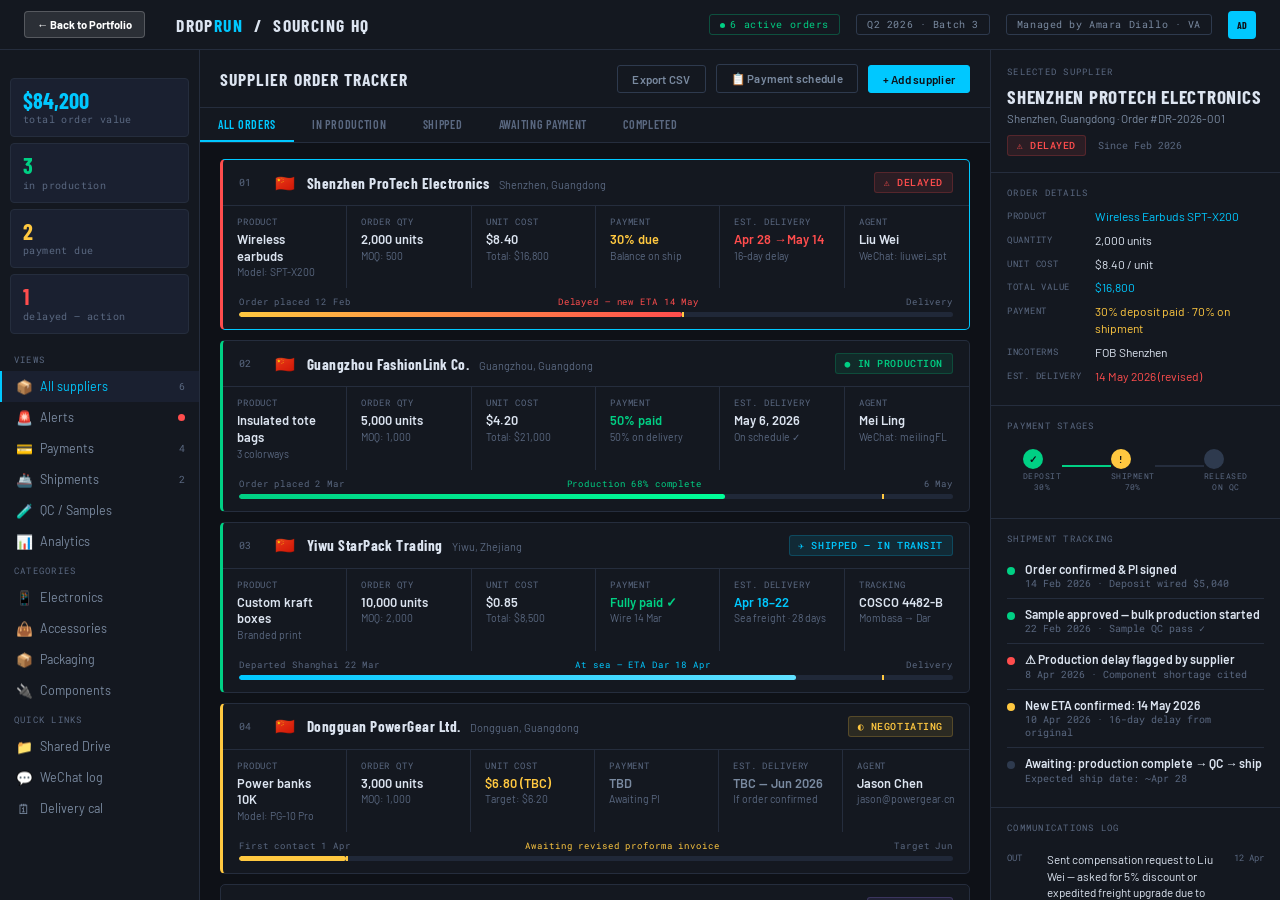
<file: pages/china-sourcing-tracker.html>
<!DOCTYPE html>
<html lang="en">
<head>
<meta charset="UTF-8"/>
<meta name="viewport" content="width=device-width, initial-scale=1.0"/>
<title>Sourcing Tracker — DropRun Supplies</title>
<link href="https://fonts.googleapis.com/css2?family=Barlow:ital,wght@0,300;0,400;0,500;0,600;0,700;1,400&family=Barlow+Condensed:wght@400;500;600;700&family=Roboto+Mono:wght@300;400;500&display=swap" rel="stylesheet"/>
<style>
*,*::before,*::after{box-sizing:border-box;margin:0;padding:0;}
:root{
  --bg:#0e1117;
  --surface:#141820;
  --surface2:#1a2030;
  --surface3:#202838;
  --border:#252d3d;
  --border2:#2e3a4e;
  --text:#dce4f0;
  --muted:#5a6880;
  --muted2:#7a8aa0;
  --accent:#00c8ff;
  --green:#00d084;
  --yellow:#ffc840;
  --red:#ff4d4d;
  --orange:#ff8c40;
  --violet:#a080ff;
  --sans:'Barlow',sans-serif;
  --cond:'Barlow Condensed',sans-serif;
  --mono:'Roboto Mono',monospace;
}
body{background:var(--bg);font-family:var(--sans);color:var(--text);min-height:100vh;font-size:13px;}
@keyframes fadeUp{from{opacity:0;transform:translateY(8px);}to{opacity:1;transform:translateY(0);}}
@keyframes pulse{0%,100%{opacity:1;}50%{opacity:.3;}}
@keyframes barIn{from{width:0;}to{}}
.f1{animation:fadeUp .35s ease both .04s;}
.f2{animation:fadeUp .35s ease both .08s;}
.f3{animation:fadeUp .35s ease both .12s;}
.f4{animation:fadeUp .35s ease both .16s;}
.f5{animation:fadeUp .35s ease both .20s;}
.f6{animation:fadeUp .35s ease both .24s;}

/* TOPBAR */
.topbar{height:50px;background:var(--surface);border-bottom:1px solid var(--border);display:flex;align-items:center;padding:0 24px;gap:16px;}
.brand{font-family:var(--cond);font-size:1.1rem;font-weight:700;color:var(--text);letter-spacing:.08em;text-transform:uppercase;}
.brand span{color:var(--accent);}
.tb-sep{flex:1;}
.tb-pill{font-family:var(--mono);font-size:.6rem;padding:3px 10px;border-radius:3px;letter-spacing:.06em;border:1px solid var(--border2);color:var(--muted2);}
.tb-pill.live{border-color:rgba(0,208,132,.3);color:var(--green);}
.live-dot{display:inline-block;width:5px;height:5px;background:var(--green);border-radius:50%;margin-right:5px;animation:pulse 1.8s ease-in-out infinite;}
.tb-avatar{width:28px;height:28px;border-radius:4px;background:var(--accent);display:flex;align-items:center;justify-content:center;font-size:.62rem;font-weight:700;color:var(--bg);font-family:var(--cond);letter-spacing:.04em;}

/* LAYOUT */
.shell{display:grid;grid-template-columns:200px 1fr 290px;height:calc(100vh - 50px);}

/* SIDEBAR */
.sidebar{background:var(--surface);border-right:1px solid var(--border);display:flex;flex-direction:column;padding:16px 0;overflow-y:auto;}
.sb-label{font-family:var(--mono);font-size:.55rem;letter-spacing:.14em;text-transform:uppercase;color:var(--muted);padding:0 14px 6px;margin-top:8px;}
.sb-item{display:flex;align-items:center;gap:8px;padding:7px 14px;font-size:.78rem;color:var(--muted2);cursor:pointer;border-left:2px solid transparent;transition:all .12s;}
.sb-item:hover{background:var(--surface2);color:var(--text);}
.sb-item.active{border-left-color:var(--accent);background:var(--surface2);color:var(--accent);}
.sb-item .ic{font-size:.85rem;width:16px;text-align:center;}
.sb-count{margin-left:auto;font-family:var(--mono);font-size:.6rem;color:var(--muted);}
.sb-alert{margin-left:auto;width:7px;height:7px;background:var(--red);border-radius:50%;}

.kpi-strip{margin:12px 10px;display:flex;flex-direction:column;gap:6px;}
.kpi-card{background:var(--surface2);border:1px solid var(--border);border-radius:4px;padding:10px 12px;}
.kpi-num{font-family:var(--cond);font-size:1.4rem;font-weight:700;line-height:1;}
.kpi-lbl{font-size:.62rem;color:var(--muted);margin-top:2px;font-family:var(--mono);letter-spacing:.04em;}

/* MAIN */
.main{display:flex;flex-direction:column;overflow:hidden;}
.main-header{padding:14px 20px;border-bottom:1px solid var(--border);background:var(--surface);display:flex;align-items:center;gap:10px;flex-shrink:0;}
.mh-title{font-family:var(--cond);font-size:1.1rem;font-weight:700;text-transform:uppercase;letter-spacing:.06em;}
.mh-sep{flex:1;}
.mh-btn{padding:6px 14px;border:1px solid var(--border2);border-radius:3px;font-family:var(--sans);font-size:.72rem;font-weight:600;cursor:pointer;background:none;color:var(--muted2);transition:all .12s;letter-spacing:.02em;}
.mh-btn:hover{border-color:var(--accent);color:var(--accent);}
.mh-btn.primary{background:var(--accent);border-color:var(--accent);color:var(--bg);}
.mh-btn.primary:hover{background:#00aadd;}

.tab-row{display:flex;border-bottom:1px solid var(--border);background:var(--surface);flex-shrink:0;}
.tab{padding:9px 18px;font-size:.75rem;font-weight:600;font-family:var(--cond);letter-spacing:.06em;text-transform:uppercase;color:var(--muted);cursor:pointer;border-bottom:2px solid transparent;transition:all .12s;}
.tab:hover{color:var(--text);}
.tab.active{color:var(--accent);border-bottom-color:var(--accent);}

.scroll-area{flex:1;overflow-y:auto;padding:16px 20px;}

/* SUPPLIER CARDS */
.supplier-grid{display:flex;flex-direction:column;gap:10px;}
.sup-card{background:var(--surface);border:1px solid var(--border);border-radius:5px;overflow:hidden;cursor:pointer;transition:border-color .15s;}
.sup-card:hover{border-color:var(--border2);}
.sup-card.selected{border-color:var(--accent);}
.sup-card.alert{border-left:3px solid var(--red);}
.sup-card.warn{border-left:3px solid var(--yellow);}
.sup-card.ok{border-left:3px solid var(--green);}

.sup-header{display:flex;align-items:center;gap:12px;padding:12px 16px;border-bottom:1px solid var(--border);}
.sup-num{font-family:var(--mono);font-size:.62rem;color:var(--muted);width:24px;flex-shrink:0;}
.sup-flag{font-size:1rem;flex-shrink:0;}
.sup-name{font-family:var(--cond);font-size:.95rem;font-weight:700;letter-spacing:.03em;flex:1;}
.sup-name small{font-size:.68rem;font-weight:400;color:var(--muted);margin-left:6px;font-family:var(--sans);text-transform:none;letter-spacing:0;}
.sup-status{font-family:var(--mono);font-size:.6rem;font-weight:500;letter-spacing:.06em;padding:3px 9px;border-radius:3px;text-transform:uppercase;flex-shrink:0;}
.ss-production{background:rgba(0,208,132,.1);color:var(--green);border:1px solid rgba(0,208,132,.2);}
.ss-shipped{background:rgba(0,200,255,.1);color:var(--accent);border:1px solid rgba(0,200,255,.2);}
.ss-negotiating{background:rgba(255,200,64,.1);color:var(--yellow);border:1px solid rgba(255,200,64,.2);}
.ss-delayed{background:rgba(255,77,77,.1);color:var(--red);border:1px solid rgba(255,77,77,.2);}
.ss-sampling{background:rgba(160,128,255,.1);color:var(--violet);border:1px solid rgba(160,128,255,.2);}
.ss-arrived{background:rgba(0,208,132,.15);color:var(--green);border:1px solid rgba(0,208,132,.3);}

.sup-body{display:grid;grid-template-columns:repeat(6,1fr);gap:0;}
.sup-cell{padding:10px 14px;border-right:1px solid var(--border);}
.sup-cell:last-child{border-right:none;}
.sc-label{font-family:var(--mono);font-size:.54rem;letter-spacing:.1em;text-transform:uppercase;color:var(--muted);margin-bottom:4px;}
.sc-val{font-size:.8rem;font-weight:600;color:var(--text);line-height:1.3;}
.sc-sub{font-size:.65rem;color:var(--muted);margin-top:2px;}

/* TIMELINE BAR */
.timeline-wrap{padding:8px 16px 12px;}
.tl-label{font-family:var(--mono);font-size:.55rem;letter-spacing:.1em;color:var(--muted);margin-bottom:5px;display:flex;justify-content:space-between;}
.tl-track{height:5px;background:var(--surface3);border-radius:5px;overflow:hidden;position:relative;}
.tl-fill{height:100%;border-radius:5px;animation:barIn .8s ease both;}
.tl-marker{position:absolute;top:-3px;width:2px;height:11px;background:var(--yellow);border-radius:1px;}

/* PAYMENT STAGES */
.pay-stages{display:flex;align-items:center;gap:0;padding:8px 16px 12px;}
.ps-step{display:flex;flex-direction:column;align-items:center;gap:3px;flex:1;}
.ps-dot{width:20px;height:20px;border-radius:50%;display:flex;align-items:center;justify-content:center;font-size:.6rem;font-weight:700;color:var(--bg);flex-shrink:0;}
.ps-line{flex:1;height:2px;margin-top:-12px;}
.ps-label{font-family:var(--mono);font-size:.52rem;text-transform:uppercase;letter-spacing:.06em;color:var(--muted);text-align:center;margin-top:1px;}

/* SECTION DIVIDER */
.sec-div{font-family:var(--mono);font-size:.58rem;letter-spacing:.14em;text-transform:uppercase;color:var(--muted);margin:20px 0 10px;display:flex;align-items:center;gap:8px;}
.sec-div::after{content:'';flex:1;height:1px;background:var(--border);}

/* ALERTS TABLE */
.alerts-table{width:100%;border-collapse:collapse;}
.alerts-table th{font-family:var(--mono);font-size:.56rem;letter-spacing:.1em;text-transform:uppercase;color:var(--muted);padding:6px 10px;text-align:left;border-bottom:1px solid var(--border);}
.alerts-table td{padding:9px 10px;font-size:.76rem;border-bottom:1px solid var(--border);vertical-align:middle;}
.alerts-table tr:last-child td{border-bottom:none;}
.alerts-table tr:hover td{background:var(--surface2);}
.at-priority{width:6px;height:6px;border-radius:50%;display:inline-block;}

/* RIGHT PANEL */
.right{background:var(--surface);border-left:1px solid var(--border);overflow-y:auto;display:flex;flex-direction:column;}
.rp-top{padding:16px;border-bottom:1px solid var(--border);}
.rpt-label{font-family:var(--mono);font-size:.56rem;letter-spacing:.14em;text-transform:uppercase;color:var(--muted);margin-bottom:8px;}
.rpt-name{font-family:var(--cond);font-size:1.2rem;font-weight:700;letter-spacing:.04em;text-transform:uppercase;color:var(--text);margin-bottom:3px;}
.rpt-sub{font-size:.72rem;color:var(--muted2);}
.rpt-status-row{display:flex;align-items:center;gap:8px;margin-top:10px;}

.rp-sec{padding:14px 16px;border-bottom:1px solid var(--border);}
.rps-label{font-family:var(--mono);font-size:.56rem;letter-spacing:.14em;text-transform:uppercase;color:var(--muted);margin-bottom:10px;}

/* KV */
.kv{display:flex;gap:8px;margin-bottom:7px;font-size:.75rem;}
.kv-k{font-family:var(--mono);font-size:.58rem;letter-spacing:.08em;text-transform:uppercase;color:var(--muted);min-width:80px;flex-shrink:0;padding-top:1px;}
.kv-v{color:var(--text);line-height:1.4;}
.kv-v.accent{color:var(--accent);}
.kv-v.green{color:var(--green);}
.kv-v.yellow{color:var(--yellow);}
.kv-v.red{color:var(--red);}

/* SHIPMENT TRACKER */
.ship-step{display:flex;gap:10px;padding:8px 0;border-bottom:1px solid var(--border);}
.ship-step:last-child{border-bottom:none;}
.ship-icon{font-size:.9rem;flex-shrink:0;width:20px;text-align:center;margin-top:1px;}
.ship-body{flex:1;}
.ship-title{font-size:.76rem;font-weight:600;color:var(--text);}
.ship-meta{font-family:var(--mono);font-size:.62rem;color:var(--muted);margin-top:1px;}
.ship-dot{width:8px;height:8px;border-radius:50%;flex-shrink:0;margin-top:5px;}

/* COMMS LOG */
.comm-item{display:flex;gap:8px;padding:8px 0;border-bottom:1px solid var(--border);font-size:.73rem;}
.comm-item:last-child{border-bottom:none;}
.comm-dir{font-family:var(--mono);font-size:.54rem;text-transform:uppercase;color:var(--muted);min-width:32px;flex-shrink:0;padding-top:1px;}
.comm-body{flex:1;color:var(--text);line-height:1.4;}
.comm-date{font-family:var(--mono);font-size:.58rem;color:var(--muted);flex-shrink:0;}

/* VA NOTE */
.va-note{background:rgba(255,200,64,.06);border:1px solid rgba(255,200,64,.15);border-radius:4px;padding:10px 12px;font-size:.74rem;color:var(--text);line-height:1.7;}
.va-note-label{font-family:var(--mono);font-size:.55rem;letter-spacing:.1em;text-transform:uppercase;color:var(--yellow);margin-bottom:5px;}

/* ACTION BTNS */
.action-row{display:flex;flex-direction:column;gap:6px;}
.act-btn{width:100%;padding:8px;background:var(--surface2);border:1px solid var(--border2);border-radius:3px;color:var(--text);font-family:var(--sans);font-size:.73rem;font-weight:600;cursor:pointer;text-align:left;display:flex;align-items:center;gap:8px;transition:all .12s;}
.act-btn:hover{border-color:var(--accent);color:var(--accent);}

::-webkit-scrollbar{width:4px;}
::-webkit-scrollbar-track{background:transparent;}
::-webkit-scrollbar-thumb{background:var(--border2);border-radius:10px;}

/* Responsive Shell Fix */
@media (max-width: 1100px) {
  .shell { grid-template-columns: 200px 1fr; height: auto; }
  .right, .right-panel { grid-column: span 2; border-left: none; border-top: 1px solid var(--fog); height: auto; }
}
@media (max-width: 768px) {
  .shell { display: flex; flex-direction: column; height: auto; }
  .left, .ls-sidebar { width: 100%; border-right: none; border-bottom: 1px solid var(--fog); height: auto; max-height: 300px; }
  .main { height: auto; overflow: visible; }
  .header { height: auto; padding: 10px 20px; flex-wrap: wrap; }
  .back-to-portfolio { margin-bottom: 8px; }
}
</style>

<!-- SEO & Performance Optimization -->
<meta name="description" content="Philipina Andrea Chezue is a freelance Executive Virtual Assistant in Dar es Salaam, specializing in remote operations, travel logistics, and project coordination for founders globally.">
<meta name="keywords" content="Executive Virtual Assistant, Remote VA, Operations Assistant, Project Coordination, Travel Logistics, Tanzania VA, Portfolio">
<meta name="robots" content="index, follow">
<meta http-equiv="X-UA-Compatible" content="IE=edge">
<link rel="canonical" href="https://philipinachezue.com/">
<link rel="manifest" href="/manifest.json">
<link rel="icon" type="image/x-icon" href="/assets/favicon.ico">

<!-- Open Graph / Social -->
<meta property="og:title" content="Philipina Andrea Chezue — Executive Virtual Assistant">
<meta property="og:description" content="Reclaim your time through expert operations, travel logistics, and project coordination that actually works.">
<meta property="og:type" content="website">
<meta property="og:url" content="https://philipinachezue.com/">
<meta property="og:image" content="https://philipinachezue.com/assets/images/img_9f2ae763.jpg">

<!-- Twitter -->
<meta name="twitter:card" content="summary_large_image">
<meta name="twitter:title" content="Philipina Andrea Chezue — Executive VA">
<meta name="twitter:description" content="Reclaim your time through expert operations and project coordination.">
<meta name="twitter:image" content="https://philipinachezue.com/assets/images/img_9f2ae763.jpg">

<!-- Structured Data -->
<script type="application/ld+json">
{
  "@context": "https://schema.org/",
  "@type": "Person",
  "name": "Philipina Andrea Chezue",
  "jobTitle": "Executive Virtual Assistant",
  "url": "https://philipinachezue.com",
  "email": "philipinachezue@outlook.com",
  "address": {
    "@type": "PostalAddress",
    "addressLocality": "Dar es Salaam",
    "addressCountry": "Tanzania"
  },
  "sameAs": [
    "https://www.linkedin.com/in/philipinaandreachezue/"
  ],
  "knowsAbout": ["Executive Support", "Project Coordination", "Travel Logistics", "Operations"]
}
</script>
<!-- End SEO -->


<style>
.back-to-portfolio {
  display: inline-flex;
  align-items: center;
  gap: 8px;
  padding: 6px 12px;
  background: rgba(255,255,255,0.1);
  border: 1px solid rgba(255,255,255,0.2);
  border-radius: 4px;
  color: #ffffff !important;
  text-decoration: none;
  font-size: 0.7rem;
  font-weight: 700;
  transition: all 0.2s;
  margin-right: 15px;
  z-index: 1001;
  position: relative;
  white-space: nowrap;
}
[data-theme="dark"] .back-to-portfolio, 
body[style*="background:#0b0d0f"] .back-to-portfolio,
body[style*="background:var(--bg)"] .back-to-portfolio {
  background: rgba(255,255,255,0.05);
  border-color: rgba(255,255,255,0.1);
}
.back-to-portfolio:hover {
  background: var(--clay, var(--gold, var(--accent, #9e5a2e)));
  color: #ffffff !important;
  border-color: transparent;
}
</style>
</head>
<body>

<div class="topbar">
  <a href="../index.html#work" class="back-to-portfolio">← Back to Portfolio</a>
  <div class="brand">Drop<span>Run</span> &nbsp;/&nbsp; Sourcing HQ</div>
  <div class="tb-sep"></div>
  <div class="tb-pill live"><span class="live-dot"></span>6 active orders</div>
  <div class="tb-pill">Q2 2026 · Batch 3</div>
  <div class="tb-pill">Managed by Amara Diallo · VA</div>
  <div class="tb-avatar">AD</div>
</div>

<div class="shell">

  <!-- SIDEBAR -->
  <div class="sidebar">
    <div class="kpi-strip">
      <div class="kpi-card">
        <div class="kpi-num" style="color:var(--accent)">$84,200</div>
        <div class="kpi-lbl">total order value</div>
      </div>
      <div class="kpi-card">
        <div class="kpi-num" style="color:var(--green)">3</div>
        <div class="kpi-lbl">in production</div>
      </div>
      <div class="kpi-card">
        <div class="kpi-num" style="color:var(--yellow)">2</div>
        <div class="kpi-lbl">payment due</div>
      </div>
      <div class="kpi-card">
        <div class="kpi-num" style="color:var(--red)">1</div>
        <div class="kpi-lbl">delayed — action</div>
      </div>
    </div>

    <div class="sb-label">Views</div>
    <div class="sb-item active"><span class="ic">📦</span>All suppliers<span class="sb-count">6</span></div>
    <div class="sb-item"><span class="ic">🚨</span>Alerts<span class="sb-alert"></span></div>
    <div class="sb-item"><span class="ic">💳</span>Payments<span class="sb-count">4</span></div>
    <div class="sb-item"><span class="ic">🚢</span>Shipments<span class="sb-count">2</span></div>
    <div class="sb-item"><span class="ic">🧪</span>QC / Samples</div>
    <div class="sb-item"><span class="ic">📊</span>Analytics</div>

    <div class="sb-label" style="margin-top:8px;">Categories</div>
    <div class="sb-item"><span class="ic">📱</span>Electronics</div>
    <div class="sb-item"><span class="ic">👜</span>Accessories</div>
    <div class="sb-item"><span class="ic">📦</span>Packaging</div>
    <div class="sb-item"><span class="ic">🔌</span>Components</div>

    <div class="sb-label" style="margin-top:8px;">Quick links</div>
    <div class="sb-item"><span class="ic">📁</span>Shared Drive</div>
    <div class="sb-item"><span class="ic">💬</span>WeChat log</div>
    <div class="sb-item"><span class="ic">🗓</span>Delivery cal</div>
  </div>

  <!-- MAIN -->
  <div class="main">
    <div class="main-header f1">
      <div>
        <div class="mh-title">Supplier Order Tracker</div>
      </div>
      <div class="mh-sep"></div>
      <button class="mh-btn">Export CSV</button>
      <button class="mh-btn">📋 Payment schedule</button>
      <button class="mh-btn primary">+ Add supplier</button>
    </div>

    <div class="tab-row">
      <div class="tab active">All orders</div>
      <div class="tab">In production</div>
      <div class="tab">Shipped</div>
      <div class="tab">Awaiting payment</div>
      <div class="tab">Completed</div>
    </div>

    <div class="scroll-area">
      <div class="supplier-grid f2">

        <!-- SUPPLIER 1 — DELAYED / ALERT -->
        <div class="sup-card alert selected" onclick="selectSupplier('shenzhen')">
          <div class="sup-header">
            <div class="sup-num">01</div>
            <div class="sup-flag">🇨🇳</div>
            <div class="sup-name">Shenzhen ProTech Electronics <small>Shenzhen, Guangdong</small></div>
            <div class="sup-status ss-delayed">⚠ Delayed</div>
          </div>
          <div class="sup-body">
            <div class="sup-cell"><div class="sc-label">Product</div><div class="sc-val">Wireless earbuds</div><div class="sc-sub">Model: SPT-X200</div></div>
            <div class="sup-cell"><div class="sc-label">Order qty</div><div class="sc-val">2,000 units</div><div class="sc-sub">MOQ: 500</div></div>
            <div class="sup-cell"><div class="sc-label">Unit cost</div><div class="sc-val">$8.40</div><div class="sc-sub">Total: $16,800</div></div>
            <div class="sup-cell"><div class="sc-label">Payment</div><div class="sc-val" style="color:var(--yellow)">30% due</div><div class="sc-sub">Balance on ship</div></div>
            <div class="sup-cell"><div class="sc-label">Est. delivery</div><div class="sc-val" style="color:var(--red)">Apr 28 →May 14</div><div class="sc-sub">16-day delay</div></div>
            <div class="sup-cell"><div class="sc-label">Agent</div><div class="sc-val">Liu Wei</div><div class="sc-sub">WeChat: liuwei_spt</div></div>
          </div>
          <div class="timeline-wrap">
            <div class="tl-label"><span>Order placed 12 Feb</span><span style="color:var(--red);">Delayed — new ETA 14 May</span><span>Delivery</span></div>
            <div class="tl-track"><div class="tl-fill" style="width:62%;background:linear-gradient(90deg,var(--yellow),var(--red));"></div><div class="tl-marker" style="left:62%"></div></div>
          </div>
        </div>

        <!-- SUPPLIER 2 — IN PRODUCTION -->
        <div class="sup-card ok" onclick="selectSupplier('guangzhou')">
          <div class="sup-header">
            <div class="sup-num">02</div>
            <div class="sup-flag">🇨🇳</div>
            <div class="sup-name">Guangzhou FashionLink Co. <small>Guangzhou, Guangdong</small></div>
            <div class="sup-status ss-production">● In production</div>
          </div>
          <div class="sup-body">
            <div class="sup-cell"><div class="sc-label">Product</div><div class="sc-val">Insulated tote bags</div><div class="sc-sub">3 colorways</div></div>
            <div class="sup-cell"><div class="sc-label">Order qty</div><div class="sc-val">5,000 units</div><div class="sc-sub">MOQ: 1,000</div></div>
            <div class="sup-cell"><div class="sc-label">Unit cost</div><div class="sc-val">$4.20</div><div class="sc-sub">Total: $21,000</div></div>
            <div class="sup-cell"><div class="sc-label">Payment</div><div class="sc-val" style="color:var(--green)">50% paid</div><div class="sc-sub">50% on delivery</div></div>
            <div class="sup-cell"><div class="sc-label">Est. delivery</div><div class="sc-val">May 6, 2026</div><div class="sc-sub">On schedule ✓</div></div>
            <div class="sup-cell"><div class="sc-label">Agent</div><div class="sc-val">Mei Ling</div><div class="sc-sub">WeChat: meilingFL</div></div>
          </div>
          <div class="timeline-wrap">
            <div class="tl-label"><span>Order placed 2 Mar</span><span style="color:var(--green);">Production 68% complete</span><span>6 May</span></div>
            <div class="tl-track"><div class="tl-fill" style="width:68%;background:linear-gradient(90deg,var(--green),#00ff99);"></div><div class="tl-marker" style="left:90%"></div></div>
          </div>
        </div>

        <!-- SUPPLIER 3 — SHIPPED -->
        <div class="sup-card ok" onclick="selectSupplier('yiwu')">
          <div class="sup-header">
            <div class="sup-num">03</div>
            <div class="sup-flag">🇨🇳</div>
            <div class="sup-name">Yiwu StarPack Trading <small>Yiwu, Zhejiang</small></div>
            <div class="sup-status ss-shipped">✈ Shipped — in transit</div>
          </div>
          <div class="sup-body">
            <div class="sup-cell"><div class="sc-label">Product</div><div class="sc-val">Custom kraft boxes</div><div class="sc-sub">Branded print</div></div>
            <div class="sup-cell"><div class="sc-label">Order qty</div><div class="sc-val">10,000 units</div><div class="sc-sub">MOQ: 2,000</div></div>
            <div class="sup-cell"><div class="sc-label">Unit cost</div><div class="sc-val">$0.85</div><div class="sc-sub">Total: $8,500</div></div>
            <div class="sup-cell"><div class="sc-label">Payment</div><div class="sc-val" style="color:var(--green)">Fully paid ✓</div><div class="sc-sub">Wire 14 Mar</div></div>
            <div class="sup-cell"><div class="sc-label">Est. delivery</div><div class="sc-val" style="color:var(--accent)">Apr 18–22</div><div class="sc-sub">Sea freight · 28 days</div></div>
            <div class="sup-cell"><div class="sc-label">Tracking</div><div class="sc-val">COSCO 4482-B</div><div class="sc-sub">Mombasa → Dar</div></div>
          </div>
          <div class="timeline-wrap">
            <div class="tl-label"><span>Departed Shanghai 22 Mar</span><span style="color:var(--accent);">At sea — ETA Dar 18 Apr</span><span>Delivery</span></div>
            <div class="tl-track"><div class="tl-fill" style="width:78%;background:linear-gradient(90deg,var(--accent),#60e0ff);"></div><div class="tl-marker" style="left:90%"></div></div>
          </div>
        </div>

        <!-- SUPPLIER 4 — NEGOTIATING -->
        <div class="sup-card warn" onclick="selectSupplier('dongguan')">
          <div class="sup-header">
            <div class="sup-num">04</div>
            <div class="sup-flag">🇨🇳</div>
            <div class="sup-name">Dongguan PowerGear Ltd. <small>Dongguan, Guangdong</small></div>
            <div class="sup-status ss-negotiating">◐ Negotiating</div>
          </div>
          <div class="sup-body">
            <div class="sup-cell"><div class="sc-label">Product</div><div class="sc-val">Power banks 10K</div><div class="sc-sub">Model: PG-10 Pro</div></div>
            <div class="sup-cell"><div class="sc-label">Order qty</div><div class="sc-val">3,000 units</div><div class="sc-sub">MOQ: 1,000</div></div>
            <div class="sup-cell"><div class="sc-label">Unit cost</div><div class="sc-val" style="color:var(--yellow)">$6.80 (TBC)</div><div class="sc-sub">Target: $6.20</div></div>
            <div class="sup-cell"><div class="sc-label">Payment</div><div class="sc-val" style="color:var(--muted2)">TBD</div><div class="sc-sub">Awaiting PI</div></div>
            <div class="sup-cell"><div class="sc-label">Est. delivery</div><div class="sc-val" style="color:var(--muted2)">TBC — Jun 2026</div><div class="sc-sub">If order confirmed</div></div>
            <div class="sup-cell"><div class="sc-label">Agent</div><div class="sc-val">Jason Chen</div><div class="sc-sub">jason@powergear.cn</div></div>
          </div>
          <div class="timeline-wrap">
            <div class="tl-label"><span>First contact 1 Apr</span><span style="color:var(--yellow);">Awaiting revised proforma invoice</span><span>Target Jun</span></div>
            <div class="tl-track"><div class="tl-fill" style="width:15%;background:var(--yellow);"></div><div class="tl-marker" style="left:15%"></div></div>
          </div>
        </div>

        <!-- SUPPLIER 5 — SAMPLING -->
        <div class="sup-card" onclick="selectSupplier('hangzhou')">
          <div class="sup-header">
            <div class="sup-num">05</div>
            <div class="sup-flag">🇨🇳</div>
            <div class="sup-name">Hangzhou AromaCo. <small>Hangzhou, Zhejiang</small></div>
            <div class="sup-status ss-sampling">◈ Sampling</div>
          </div>
          <div class="sup-body">
            <div class="sup-cell"><div class="sc-label">Product</div><div class="sc-val">Car air fresheners</div><div class="sc-sub">5 scents</div></div>
            <div class="sup-cell"><div class="sc-label">Order qty</div><div class="sc-val">8,000 units</div><div class="sc-sub">MOQ: 2,000</div></div>
            <div class="sup-cell"><div class="sc-label">Unit cost</div><div class="sc-val">$1.10</div><div class="sc-sub">Total: $8,800</div></div>
            <div class="sup-cell"><div class="sc-label">Payment</div><div class="sc-val" style="color:var(--muted2)">Sample: $120</div><div class="sc-sub">Paid — balance TBC</div></div>
            <div class="sup-cell"><div class="sc-label">Sample ETA</div><div class="sc-val" style="color:var(--violet)">Apr 20, 2026</div><div class="sc-sub">DHL Express</div></div>
            <div class="sup-cell"><div class="sc-label">Agent</div><div class="sc-val">Fang Xiu</div><div class="sc-sub">fangxiu@aromaco.cn</div></div>
          </div>
          <div class="timeline-wrap">
            <div class="tl-label"><span>Sample ordered 8 Apr</span><span style="color:var(--violet);">Sample in transit — ETA 20 Apr</span><span>Bulk order TBD</span></div>
            <div class="tl-track"><div class="tl-fill" style="width:25%;background:var(--violet);"></div><div class="tl-marker" style="left:25%"></div></div>
          </div>
        </div>

        <!-- SUPPLIER 6 — ARRIVED -->
        <div class="sup-card ok" onclick="selectSupplier('foshan')">
          <div class="sup-header">
            <div class="sup-num">06</div>
            <div class="sup-flag">🇨🇳</div>
            <div class="sup-name">Foshan MetalCraft Industries <small>Foshan, Guangdong</small></div>
            <div class="sup-status ss-arrived">✓ Arrived — QC pending</div>
          </div>
          <div class="sup-body">
            <div class="sup-cell"><div class="sc-label">Product</div><div class="sc-val">Stainless flasks 500ml</div><div class="sc-sub">Logo engraved</div></div>
            <div class="sup-cell"><div class="sc-label">Order qty</div><div class="sc-val">4,000 units</div><div class="sc-sub">MOQ: 500</div></div>
            <div class="sup-cell"><div class="sc-label">Unit cost</div><div class="sc-val">$3.60</div><div class="sc-sub">Total: $14,400</div></div>
            <div class="sup-cell"><div class="sc-label">Payment</div><div class="sc-val" style="color:var(--yellow)">Final 40% due</div><div class="sc-sub">$5,760 outstanding</div></div>
            <div class="sup-cell"><div class="sc-label">Status</div><div class="sc-val" style="color:var(--green)">Warehouse Dar</div><div class="sc-sub">Arrived 10 Apr</div></div>
            <div class="sup-cell"><div class="sc-label">QC</div><div class="sc-val" style="color:var(--yellow)">In progress</div><div class="sc-sub">Inspector: Hamisi J.</div></div>
          </div>
          <div class="timeline-wrap">
            <div class="tl-label"><span>Order placed 28 Jan</span><span style="color:var(--green);">Arrived Dar warehouse 10 Apr</span><span>QC & payment</span></div>
            <div class="tl-track"><div class="tl-fill" style="width:92%;background:linear-gradient(90deg,var(--green),#80ffcc);"></div><div class="tl-marker" style="left:92%"></div></div>
          </div>
        </div>

      </div>

      <!-- ALERTS SECTION -->
      <div class="sec-div f4">Action items & alerts</div>
      <div class="f5" style="background:var(--surface);border:1px solid var(--border);border-radius:5px;overflow:hidden;">
        <table class="alerts-table">
          <thead><tr><th></th><th>Priority</th><th>Supplier</th><th>Issue</th><th>Action required</th><th>Deadline</th><th>Owner</th></tr></thead>
          <tbody>
            <tr><td><span class="at-priority" style="background:var(--red)"></span></td><td style="color:var(--red);font-family:var(--mono);font-size:.65rem;">HIGH</td><td>Shenzhen ProTech</td><td>Production delay — 16 days behind schedule</td><td>Confirm new ETA, request compensation clause</td><td style="color:var(--red);font-family:var(--mono);font-size:.68rem;">TODAY</td><td>Amara (VA)</td></tr>
            <tr><td><span class="at-priority" style="background:var(--yellow)"></span></td><td style="color:var(--yellow);font-family:var(--mono);font-size:.65rem;">MED</td><td>Foshan MetalCraft</td><td>Final 40% payment ($5,760) due post-QC</td><td>Release payment once QC clears — expected Apr 16</td><td style="color:var(--yellow);font-family:var(--mono);font-size:.68rem;">Apr 16</td><td>Founder</td></tr>
            <tr><td><span class="at-priority" style="background:var(--yellow)"></span></td><td style="color:var(--yellow);font-family:var(--mono);font-size:.65rem;">MED</td><td>Dongguan PowerGear</td><td>Revised PI not received — price not agreed</td><td>Follow up Jason Chen — 3rd request pending</td><td style="color:var(--yellow);font-family:var(--mono);font-size:.68rem;">Apr 16</td><td>Amara (VA)</td></tr>
            <tr><td><span class="at-priority" style="background:var(--accent)"></span></td><td style="color:var(--accent);font-family:var(--mono);font-size:.65rem;">INFO</td><td>Yiwu StarPack</td><td>Shipment COSCO 4482-B arriving Apr 18–22</td><td>Arrange warehouse receiving + customs clearance</td><td style="color:var(--accent);font-family:var(--mono);font-size:.68rem;">Apr 17</td><td>Amara (VA)</td></tr>
            <tr><td><span class="at-priority" style="background:var(--violet)"></span></td><td style="color:var(--violet);font-family:var(--mono);font-size:.65rem;">INFO</td><td>Hangzhou AromaCo.</td><td>Sample arriving Apr 20 — review required</td><td>Book review session with founder after receipt</td><td style="color:var(--violet);font-family:var(--mono);font-size:.68rem;">Apr 21</td><td>Amara (VA)</td></tr>
          </tbody>
        </table>
      </div>

    </div>
  </div>

  <!-- RIGHT PANEL -->
  <div class="right">
    <div class="rp-top f3">
      <div class="rpt-label">Selected Supplier</div>
      <div class="rpt-name" id="rpt-name">Shenzhen ProTech Electronics</div>
      <div class="rpt-sub" id="rpt-sub">Shenzhen, Guangdong · Order #DR-2026-001</div>
      <div class="rpt-status-row">
        <span class="sup-status ss-delayed" id="rpt-status">⚠ Delayed</span>
        <span style="font-family:var(--mono);font-size:.6rem;color:var(--muted);margin-left:4px;" id="rpt-since">Since Feb 2026</span>
      </div>
    </div>

    <div class="rp-sec">
      <div class="rps-label">Order Details</div>
      <div class="kv"><span class="kv-k">Product</span><span class="kv-v accent" id="kv-prod">Wireless Earbuds SPT-X200</span></div>
      <div class="kv"><span class="kv-k">Quantity</span><span class="kv-v" id="kv-qty">2,000 units</span></div>
      <div class="kv"><span class="kv-k">Unit cost</span><span class="kv-v" id="kv-unit">$8.40 / unit</span></div>
      <div class="kv"><span class="kv-k">Total value</span><span class="kv-v accent" id="kv-total">$16,800</span></div>
      <div class="kv"><span class="kv-k">Payment</span><span class="kv-v yellow" id="kv-pay">30% deposit paid · 70% on shipment</span></div>
      <div class="kv"><span class="kv-k">Incoterms</span><span class="kv-v" id="kv-inco">FOB Shenzhen</span></div>
      <div class="kv"><span class="kv-k">Est. delivery</span><span class="kv-v red" id="kv-del">14 May 2026 (revised)</span></div>
    </div>

    <div class="rp-sec">
      <div class="rps-label">Payment Stages</div>
      <div class="pay-stages">
        <div class="sf-step" style="flex:none;"><div class="ps-dot" style="background:var(--green);width:20px;height:20px;border-radius:50%;display:flex;align-items:center;justify-content:center;font-size:.6rem;font-weight:700;color:var(--bg);">✓</div><div class="ps-label">Deposit<br/>30%</div></div>
        <div style="flex:1;height:2px;background:var(--green);margin-top:-10px;"></div>
        <div class="sf-step" style="flex:none;"><div class="ps-dot" style="background:var(--yellow);width:20px;height:20px;border-radius:50%;display:flex;align-items:center;justify-content:center;font-size:.6rem;font-weight:700;color:var(--bg);">!</div><div class="ps-label">Shipment<br/>70%</div></div>
        <div style="flex:1;height:2px;background:var(--border);margin-top:-10px;"></div>
        <div class="sf-step" style="flex:none;"><div class="ps-dot" style="background:var(--border2);width:20px;height:20px;border-radius:50%;"></div><div class="ps-label">Released<br/>on QC</div></div>
      </div>
    </div>

    <div class="rp-sec">
      <div class="rps-label">Shipment Tracking</div>
      <div id="ship-track">
        <div class="ship-step"><div class="ship-dot" style="background:var(--green)"></div><div class="ship-body"><div class="ship-title">Order confirmed & PI signed</div><div class="ship-meta">14 Feb 2026 · Deposit wired $5,040</div></div></div>
        <div class="ship-step"><div class="ship-dot" style="background:var(--green)"></div><div class="ship-body"><div class="ship-title">Sample approved — bulk production started</div><div class="ship-meta">22 Feb 2026 · Sample QC pass ✓</div></div></div>
        <div class="ship-step"><div class="ship-dot" style="background:var(--red)"></div><div class="ship-body"><div class="ship-title">⚠ Production delay flagged by supplier</div><div class="ship-meta">8 Apr 2026 · Component shortage cited</div></div></div>
        <div class="ship-step"><div class="ship-dot" style="background:var(--yellow)"></div><div class="ship-body"><div class="ship-title">New ETA confirmed: 14 May 2026</div><div class="ship-meta">10 Apr 2026 · 16-day delay from original</div></div></div>
        <div class="ship-step"><div class="ship-dot" style="background:var(--border2)"></div><div class="ship-body"><div class="ship-title">Awaiting: production complete → QC → ship</div><div class="ship-meta">Expected ship date: ~Apr 28</div></div></div>
      </div>
    </div>

    <div class="rp-sec">
      <div class="rps-label">Communications Log</div>
      <div class="comm-item"><span class="comm-dir">OUT</span><span class="comm-body">Sent compensation request to Liu Wei — asked for 5% discount or expedited freight upgrade due to delay</span><span class="comm-date">12 Apr</span></div>
      <div class="comm-item"><span class="comm-dir">IN</span><span class="comm-body">Liu Wei: "Will escalate to manager. Expect response in 2 business days. Apologise for delay."</span><span class="comm-date">11 Apr</span></div>
      <div class="comm-item"><span class="comm-dir">OUT</span><span class="comm-body">Formal delay notification sent. Requested revised production schedule with milestones</span><span class="comm-date">9 Apr</span></div>
      <div class="comm-item"><span class="comm-dir">IN</span><span class="comm-body">Liu Wei: production delayed 2–3 weeks, IC chip shortage at component supplier. New ETA May 14.</span><span class="comm-date">8 Apr</span></div>
    </div>

    <div class="rp-sec">
      <div class="rps-label">VA Note</div>
      <div class="va-note">
        <div class="va-note-label">⚡ Action — Amara Diallo</div>
        Compensation response from Liu Wei expected by <strong>Apr 14</strong>. If no reply, escalate to factory manager (contact in Drive). Founder should decide by Apr 16 whether to accept delay or source alternate earbuds from backup supplier (Shenzhen TechBlue — quote on file). Freight upgrade option: DHL Air from $420 flat — cuts transit by 12 days.
      </div>
    </div>

    <div class="rp-sec">
      <div class="rps-label">Quick Actions</div>
      <div class="action-row">
        <button class="act-btn">📧 Send follow-up to Liu Wei</button>
        <button class="act-btn">📄 View Proforma Invoice</button>
        <button class="act-btn">🔍 Check backup supplier quotes</button>
        <button class="act-btn">💳 Prepare balance payment</button>
        <button class="act-btn">📁 Open supplier folder (Drive)</button>
      </div>
    </div>

  </div>
</div>

<script>
const suppliers={
  shenzhen:{name:'Shenzhen ProTech Electronics',sub:'Shenzhen, Guangdong · Order #DR-2026-001',status:'⚠ Delayed',statusClass:'ss-delayed',since:'Since Feb 2026',prod:'Wireless Earbuds SPT-X200',qty:'2,000 units',unit:'$8.40 / unit',total:'$16,800',pay:'30% deposit paid · 70% on shipment',inco:'FOB Shenzhen',del:'14 May 2026 (revised — 16d delay)'},
  guangzhou:{name:'Guangzhou FashionLink Co.',sub:'Guangzhou, Guangdong · Order #DR-2026-002',status:'● In production',statusClass:'ss-production',since:'Since Mar 2026',prod:'Insulated Tote Bags (3 colorways)',qty:'5,000 units',unit:'$4.20 / unit',total:'$21,000',pay:'50% paid ($10,500) · 50% on delivery',inco:'FOB Guangzhou',del:'6 May 2026 (on schedule)'},
  yiwu:{name:'Yiwu StarPack Trading',sub:'Yiwu, Zhejiang · Order #DR-2026-003',status:'✈ Shipped — in transit',statusClass:'ss-shipped',since:'Since Jan 2026',prod:'Custom Branded Kraft Boxes',qty:'10,000 units',unit:'$0.85 / unit',total:'$8,500',pay:'Fully paid — wire transfer 14 Mar',inco:'CIF Dar es Salaam',del:'18–22 Apr 2026 · COSCO 4482-B'},
  dongguan:{name:'Dongguan PowerGear Ltd.',sub:'Dongguan, Guangdong · Order #DR-2026-004',status:'◐ Negotiating',statusClass:'ss-negotiating',since:'Since Apr 2026',prod:'Power Banks 10,000mAh PG-10 Pro',qty:'3,000 units (target)',unit:'$6.80 quoted ($6.20 target)',total:'$20,400 quoted',pay:'No deposit yet — awaiting PI',inco:'TBD',del:'Jun 2026 if confirmed'},
  hangzhou:{name:'Hangzhou AromaCo.',sub:'Hangzhou, Zhejiang · Order #DR-2026-005',status:'◈ Sampling',statusClass:'ss-sampling',since:'Since Apr 2026',prod:'Car Air Fresheners (5 scents)',qty:'8,000 units (planned)',unit:'$1.10 / unit',total:'$8,800 est.',pay:'Sample fee $120 paid · bulk TBD',inco:'FOB Hangzhou',del:'TBD — bulk order after sample approval'},
  foshan:{name:'Foshan MetalCraft Industries',sub:'Foshan, Guangdong · Order #DR-2026-006',status:'✓ Arrived — QC pending',statusClass:'ss-arrived',since:'Since Jan 2026',prod:'Stainless Steel Flasks 500ml (logo engraved)',qty:'4,000 units',unit:'$3.60 / unit',total:'$14,400',pay:'60% paid · 40% ($5,760) due post-QC',inco:'CFR Dar es Salaam',del:'Arrived 10 Apr 2026 · warehouse Dar'}
};

function selectSupplier(id){
  const s=suppliers[id];
  if(!s)return;
  document.getElementById('rpt-name').textContent=s.name;
  document.getElementById('rpt-sub').textContent=s.sub;
  const st=document.getElementById('rpt-status');
  st.textContent=s.status;
  st.className='sup-status '+s.statusClass;
  document.getElementById('rpt-since').textContent=s.since;
  document.getElementById('kv-prod').textContent=s.prod;
  document.getElementById('kv-qty').textContent=s.qty;
  document.getElementById('kv-unit').textContent=s.unit;
  document.getElementById('kv-total').textContent=s.total;
  document.getElementById('kv-pay').textContent=s.pay;
  document.getElementById('kv-inco').textContent=s.inco;
  document.getElementById('kv-del').textContent=s.del;
  document.querySelectorAll('.sup-card').forEach(c=>c.classList.remove('selected'));
  event.currentTarget.classList.add('selected');
}
</script>
</body>
</html>
</file>
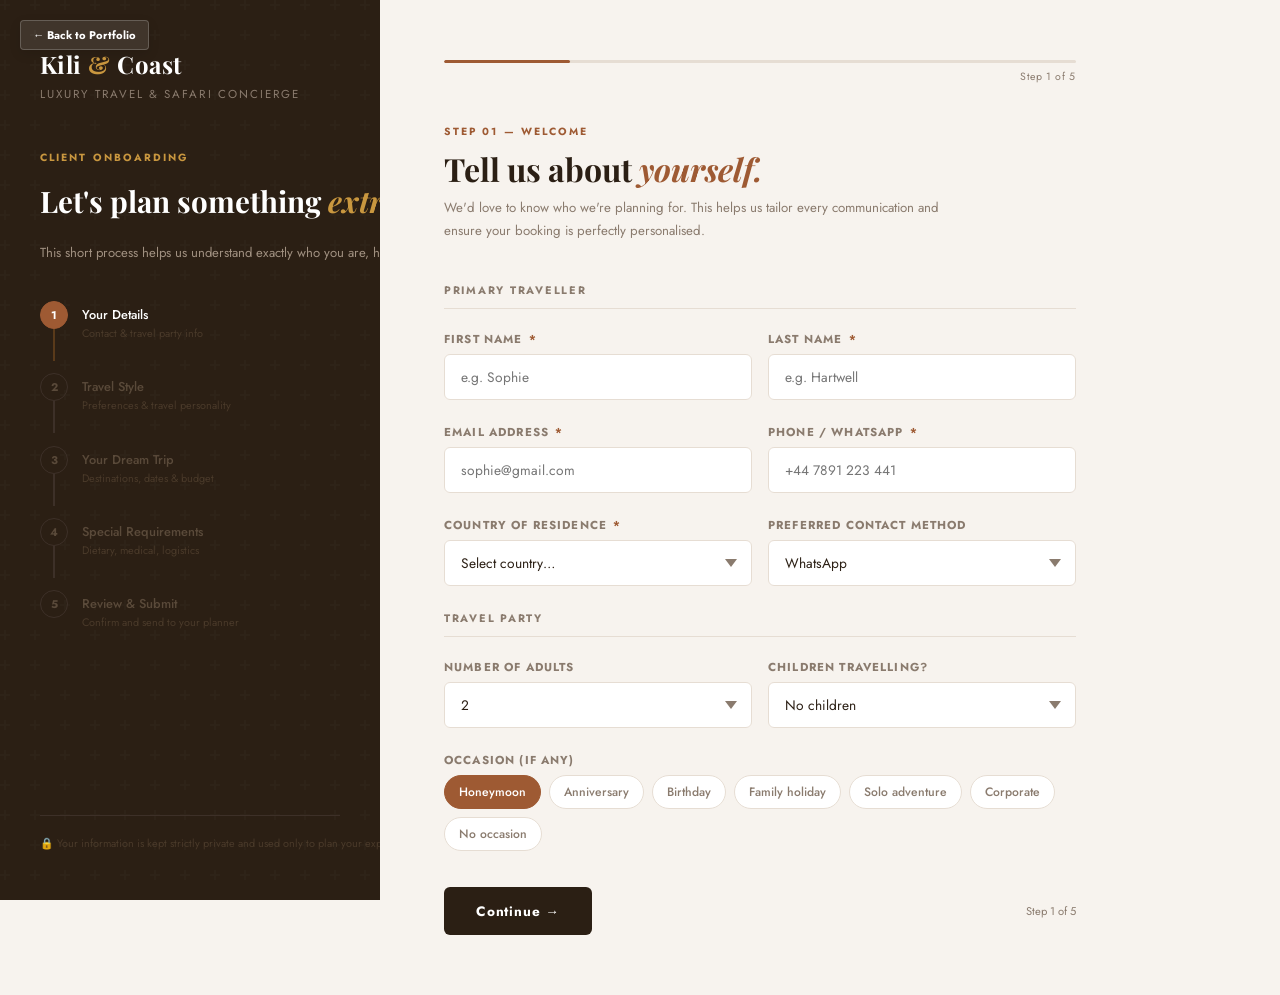
<file: pages/client-onboarding-portal.html>
<!DOCTYPE html>
<html lang="en">
<head>
<meta charset="UTF-8"/>
<meta name="viewport" content="width=device-width, initial-scale=1.0"/>
<title>Kili & Coast — Client Onboarding</title>
<link href="https://fonts.googleapis.com/css2?family=Playfair+Display:ital,wght@0,400;0,600;0,700;1,400;1,600&family=Jost:wght@300;400;500;600&display=swap" rel="stylesheet"/>
<style>
*, *::before, *::after { box-sizing: border-box; margin: 0; padding: 0; }
:root {
  --bg: #f7f3ee;
  --white: #ffffff;
  --bark: #2b1f14;
  --clay: #9e5a33;
  --clay-light: #c47a50;
  --gold: #b8892a;
  --sage: #5a6e52;
  --fog: #e6ddd3;
  --fog2: #ede5db;
  --muted: #8a7b6e;
  --text: #2b1f14;
  --radius: 6px;
}
body {
  background: var(--bg);
  font-family: 'Jost', sans-serif;
  color: var(--text);
  min-height: 100vh;
}

/* LAYOUT */
.shell { display: flex; min-height: 100vh; }

/* LEFT PANEL */
.left-panel {
  width: 380px;
  flex-shrink: 0;
  background: var(--bark);
  padding: 48px 40px;
  display: flex;
  flex-direction: column;
  position: sticky;
  top: 0;
  height: 100vh;
  overflow: hidden;
}
.left-panel::before {
  content: '';
  position: absolute;
  inset: 0;
  background: url("data:image/svg+xml,%3Csvg width='60' height='60' viewBox='0 0 60 60' xmlns='http://www.w3.org/2000/svg'%3E%3Cg fill='none' fill-rule='evenodd'%3E%3Cg fill='%23ffffff' fill-opacity='0.015'%3E%3Cpath d='M36 34v-4h-2v4h-4v2h4v4h2v-4h4v-2h-4zm0-30V0h-2v4h-4v2h4v4h2V6h4V4h-4zM6 34v-4H4v4H0v2h4v4h2v-4h4v-2H6zM6 4V0H4v4H0v2h4v4h2V6h4V4H6z'/%3E%3C/g%3E%3C/g%3E%3C/svg%3E");
  pointer-events: none;
}
.brand {
  font-family: 'Playfair Display', serif;
  font-size: 1.5rem;
  font-weight: 700;
  color: #fff;
  letter-spacing: 0.02em;
  margin-bottom: 6px;
  position: relative;
  white-space: nowrap;
}
.brand span { color: #c9973f; }
.brand-sub {
  font-size: 0.72rem;
  font-weight: 400;
  letter-spacing: 0.18em;
  text-transform: uppercase;
  color: #8a7b6e;
  margin-bottom: 48px;
  position: relative;
  white-space: nowrap;
}

.welcome-block { flex: 1; position: relative;
  white-space: nowrap; }
.welcome-label {
  font-size: 0.65rem;
  letter-spacing: 0.2em;
  text-transform: uppercase;
  color: #c9973f;
  font-weight: 700;
  margin-bottom: 16px;
}
.welcome-heading {
  font-family: 'Playfair Display', serif;
  font-size: 1.85rem;
  font-weight: 700;
  color: #fff;
  line-height: 1.35;
  margin-bottom: 20px;
}
.welcome-heading em { font-style: italic; color: #c9973f; }
.welcome-body {
  font-size: 0.82rem;
  color: #a09080;
  line-height: 1.85;
  margin-bottom: 36px;
}

/* STEP INDICATOR */
.steps { display: flex; flex-direction: column; gap: 0; }
.step-row {
  display: flex;
  align-items: flex-start;
  gap: 14px;
  cursor: pointer;
}
.step-connector {
  display: flex;
  flex-direction: column;
  align-items: center;
  gap: 0;
  flex-shrink: 0;
}
.step-circle {
  width: 28px; height: 28px;
  border-radius: 50%;
  border: 1.5px solid #3d3028;
  display: flex; align-items: center; justify-content: center;
  font-size: 0.7rem;
  font-weight: 700;
  color: #5a4a3a;
  transition: all 0.3s ease;
  flex-shrink: 0;
}
.step-line {
  width: 1.5px;
  height: 32px;
  background: #3d3028;
  transition: background 0.3s;
}
.step-row:last-child .step-line { display: none; }
.step-label-group { padding-top: 4px; padding-bottom: 32px; }
.step-name {
  font-size: 0.8rem;
  font-weight: 500;
  color: #5a4a3a;
  transition: color 0.3s;
  margin-bottom: 2px;
}
.step-desc { font-size: 0.68rem; color: #4a3a2a; line-height: 1.4; }

/* Active step */
.step-row.active .step-circle {
  background: var(--clay);
  border-color: var(--clay);
  color: #fff;
}
.step-row.active .step-name { color: #fff; }
.step-row.active .step-line { background: #5a3a1a; }
/* Completed step */
.step-row.completed .step-circle {
  background: var(--sage);
  border-color: var(--sage);
  color: #fff;
}
.step-row.completed .step-line { background: var(--sage); opacity: 0.4; }
.step-row.completed .step-name { color: #a09080; }

.left-footer {
  font-size: 0.68rem;
  color: #4a3a2a;
  line-height: 1.7;
  border-top: 1px solid #3d3028;
  padding-top: 18px;
  position: relative;
  white-space: nowrap;
}

/* RIGHT PANEL */
.right-panel {
  flex: 1;
  padding: 60px 64px;
  display: flex;
  flex-direction: column;
  max-width: 760px;
}

/* FORM PAGES */
.form-page { display: none; animation: fadeIn 0.35s ease both; }
.form-page.active { display: block; }
@keyframes fadeIn { from { opacity:0; transform:translateX(10px); } to { opacity:1; transform:translateX(0); } }

.page-eyebrow {
  font-size: 0.65rem;
  letter-spacing: 0.2em;
  text-transform: uppercase;
  color: var(--clay);
  font-weight: 700;
  margin-bottom: 10px;
}
.page-title {
  font-family: 'Playfair Display', serif;
  font-size: 2rem;
  font-weight: 700;
  line-height: 1.25;
  margin-bottom: 8px;
  color: var(--bark);
}
.page-title em { font-style: italic; color: var(--clay); }
.page-subtitle {
  font-size: 0.83rem;
  color: var(--muted);
  line-height: 1.7;
  margin-bottom: 40px;
  max-width: 520px;
}

/* FORM ELEMENTS */
.form-row { margin-bottom: 24px; }
.form-row.two-col { display: grid; grid-template-columns: 1fr 1fr; gap: 16px; }
.form-row.three-col { display: grid; grid-template-columns: 1fr 1fr 1fr; gap: 16px; }

label {
  display: block;
  font-size: 0.72rem;
  font-weight: 700;
  letter-spacing: 0.1em;
  text-transform: uppercase;
  color: var(--muted);
  margin-bottom: 7px;
}
label .req { color: var(--clay); margin-left: 2px; }

input[type=text], input[type=email], input[type=tel], input[type=number], select, textarea {
  width: 100%;
  padding: 12px 16px;
  border: 1.5px solid var(--fog);
  border-radius: var(--radius);
  font-family: 'Jost', sans-serif;
  font-size: 0.86rem;
  color: var(--bark);
  background: var(--white);
  outline: none;
  transition: border-color 0.2s, box-shadow 0.2s;
  appearance: none;
}
input:focus, select:focus, textarea:focus {
  border-color: var(--clay);
  box-shadow: 0 0 0 3px rgba(158,90,51,0.08);
}
textarea { min-height: 100px; resize: vertical; line-height: 1.6; }
select { background-image: url("data:image/svg+xml,%3Csvg xmlns='http://www.w3.org/2000/svg' width='12' height='8' viewBox='0 0 12 8'%3E%3Cpath fill='%238a7b6e' d='M6 8L0 0h12z'/%3E%3C/svg%3E"); background-repeat: no-repeat; background-position: right 14px center; padding-right: 36px; cursor: pointer; }

.input-hint { font-size: 0.68rem; color: var(--muted); margin-top: 5px; }

/* CHOICE CARDS */
.choice-grid { display: grid; gap: 10px; }
.choice-grid.col2 { grid-template-columns: 1fr 1fr; }
.choice-grid.col3 { grid-template-columns: 1fr 1fr 1fr; }
.choice-card {
  border: 1.5px solid var(--fog);
  border-radius: var(--radius);
  padding: 14px 16px;
  cursor: pointer;
  background: var(--white);
  transition: border-color 0.18s, background 0.18s;
  user-select: none;
}
.choice-card:hover { border-color: var(--clay-light); background: #fdf8f3; }
.choice-card.selected { border-color: var(--clay); background: #fdf3eb; }
.choice-card .cc-icon { font-size: 1.3rem; margin-bottom: 6px; }
.choice-card .cc-label { font-size: 0.82rem; font-weight: 700; color: var(--bark); margin-bottom: 2px; }
.choice-card .cc-sub { font-size: 0.7rem; color: var(--muted); line-height: 1.4; }
.choice-card.selected .cc-label { color: var(--clay); }

/* RANGE SLIDER */
.range-wrap { display: flex; flex-direction: column; gap: 8px; }
.range-labels { display: flex; justify-content: space-between; font-size: 0.68rem; color: var(--muted); }
input[type=range] {
  width: 100%;
  height: 4px;
  appearance: none;
  background: var(--fog);
  border-radius: 4px;
  border: none;
  outline: none;
  padding: 0;
}
input[type=range]::-webkit-slider-thumb {
  appearance: none;
  width: 18px; height: 18px;
  border-radius: 50%;
  background: var(--clay);
  cursor: pointer;
  box-shadow: 0 1px 4px rgba(0,0,0,0.15);
}
.range-value {
  text-align: center;
  font-family: 'Playfair Display', serif;
  font-size: 1.3rem;
  font-weight: 700;
  color: var(--clay);
}

/* TOGGLE CHIPS */
.chip-group { display: flex; flex-wrap: wrap; gap: 8px; }
.chip {
  padding: 7px 14px;
  border: 1.5px solid var(--fog);
  border-radius: 40px;
  font-size: 0.76rem;
  font-weight: 500;
  color: var(--muted);
  cursor: pointer;
  background: var(--white);
  transition: all 0.15s;
  user-select: none;
}
.chip:hover { border-color: var(--clay-light); color: var(--clay-light); }
.chip.selected { background: var(--clay); border-color: var(--clay); color: #fff; }

/* SECTION DIVIDER */
.form-section-title {
  font-size: 0.68rem;
  font-weight: 700;
  letter-spacing: 0.16em;
  text-transform: uppercase;
  color: var(--muted);
  border-bottom: 1px solid var(--fog);
  padding-bottom: 10px;
  margin-bottom: 22px;
  margin-top: 8px;
}

/* REVIEW CARD */
.review-section { margin-bottom: 28px; }
.review-heading {
  font-size: 0.65rem;
  letter-spacing: 0.16em;
  text-transform: uppercase;
  font-weight: 700;
  color: var(--clay);
  margin-bottom: 12px;
}
.review-grid { display: grid; grid-template-columns: 1fr 1fr; gap: 10px; }
.review-item { background: var(--white); border: 1px solid var(--fog); border-radius: var(--radius); padding: 12px 14px; }
.review-item-label { font-size: 0.65rem; text-transform: uppercase; letter-spacing: 0.1em; color: var(--muted); margin-bottom: 4px; }
.review-item-val { font-size: 0.84rem; font-weight: 500; color: var(--bark); }
.review-full { background: var(--white); border: 1px solid var(--fog); border-radius: var(--radius); padding: 14px 16px; margin-bottom: 10px; }

/* CONSENT */
.consent-row { display: flex; align-items: flex-start; gap: 12px; margin-bottom: 16px; }
.consent-check {
  width: 18px; height: 18px; border: 1.5px solid var(--fog2); border-radius: 3px;
  flex-shrink: 0; margin-top: 2px; cursor: pointer;
  display: flex; align-items: center; justify-content: center;
  background: var(--white); transition: all 0.15s; font-size: 0.7rem; color: #fff;
}
.consent-check.checked { background: var(--sage); border-color: var(--sage); }
.consent-text { font-size: 0.78rem; color: var(--muted); line-height: 1.6; }
.consent-text strong { color: var(--bark); }

/* BUTTONS */
.btn-row { display: flex; align-items: center; gap: 12px; margin-top: 36px; }
.btn-primary {
  background: var(--bark);
  color: #fff;
  border: none;
  border-radius: var(--radius);
  padding: 14px 32px;
  font-family: 'Jost', sans-serif;
  font-size: 0.85rem;
  font-weight: 700;
  letter-spacing: 0.06em;
  cursor: pointer;
  transition: background 0.18s;
}
.btn-primary:hover { background: var(--clay); }
.btn-secondary {
  background: none;
  border: 1.5px solid var(--fog);
  border-radius: var(--radius);
  padding: 13px 24px;
  font-family: 'Jost', sans-serif;
  font-size: 0.84rem;
  font-weight: 500;
  color: var(--muted);
  cursor: pointer;
  transition: border-color 0.15s, color 0.15s;
}
.btn-secondary:hover { border-color: var(--muted); color: var(--bark); }
.btn-progress {
  font-size: 0.7rem;
  color: var(--muted);
  margin-left: auto;
  font-family: 'Jost', sans-serif;
}

/* PROGRESS BAR */
.progress-bar-wrap { margin-bottom: 40px; }
.progress-bar-track { height: 3px; background: var(--fog); border-radius: 3px; overflow: hidden; }
.progress-bar-fill { height: 100%; background: var(--clay); border-radius: 3px; transition: width 0.4s ease; }
.progress-label { font-size: 0.66rem; color: var(--muted); text-align: right; margin-top: 6px; letter-spacing: 0.06em; }

/* SUCCESS PAGE */
.success-page { display: none; text-align: center; padding: 40px 0; }
.success-page.active { display: block; animation: fadeIn 0.4s ease both; }
.success-icon { font-size: 3rem; margin-bottom: 20px; }
.success-title { font-family: 'Playfair Display', serif; font-size: 2.2rem; font-weight: 700; color: var(--bark); margin-bottom: 12px; }
.success-title em { font-style: italic; color: var(--clay); }
.success-body { font-size: 0.88rem; color: var(--muted); line-height: 1.8; max-width: 480px; margin: 0 auto 36px; }
.success-card {
  background: var(--white);
  border: 1px solid var(--fog);
  border-radius: 8px;
  padding: 24px 28px;
  max-width: 420px;
  margin: 0 auto;
  text-align: left;
}
.success-card-title { font-size: 0.7rem; text-transform: uppercase; letter-spacing: 0.14em; color: var(--clay); font-weight: 700; margin-bottom: 14px; }
.next-step { display: flex; gap: 12px; margin-bottom: 12px; font-size: 0.8rem; color: var(--bark); line-height: 1.5; }
.ns-num { width: 22px; height: 22px; border-radius: 50%; background: var(--bark); color: #fff; font-size: 0.65rem; font-weight: 700; display: flex; align-items: center; justify-content: center; flex-shrink: 0; margin-top: 1px; }

/* Responsive Shell Fix */
@media (max-width: 1100px) {
  .shell { grid-template-columns: 200px 1fr; height: auto; }
  .right, .right-panel { grid-column: span 2; border-left: none; border-top: 1px solid var(--fog); height: auto; }
}
@media (max-width: 768px) {
  .shell { display: flex; flex-direction: column; height: auto; }
  .left, .ls-sidebar { width: 100%; border-right: none; border-bottom: 1px solid var(--fog); height: auto; max-height: 300px; }
  .main { height: auto; overflow: visible; }
  .header { height: auto; padding: 10px 20px; flex-wrap: wrap; }
  .back-to-portfolio { margin-bottom: 8px; }
}
</style>

<!-- SEO & Performance Optimization -->
<meta name="description" content="Philipina Andrea Chezue is a freelance Executive Virtual Assistant in Dar es Salaam, specializing in remote operations, travel logistics, and project coordination for founders globally.">
<meta name="keywords" content="Executive Virtual Assistant, Remote VA, Operations Assistant, Project Coordination, Travel Logistics, Tanzania VA, Portfolio">
<meta name="robots" content="index, follow">
<meta http-equiv="X-UA-Compatible" content="IE=edge">
<link rel="canonical" href="https://philipinachezue.com/">
<link rel="manifest" href="/manifest.json">
<link rel="icon" type="image/x-icon" href="/assets/favicon.ico">

<!-- Open Graph / Social -->
<meta property="og:title" content="Philipina Andrea Chezue — Executive Virtual Assistant">
<meta property="og:description" content="Reclaim your time through expert operations, travel logistics, and project coordination that actually works.">
<meta property="og:type" content="website">
<meta property="og:url" content="https://philipinachezue.com/">
<meta property="og:image" content="https://philipinachezue.com/assets/images/img_9f2ae763.jpg">

<!-- Twitter -->
<meta name="twitter:card" content="summary_large_image">
<meta name="twitter:title" content="Philipina Andrea Chezue — Executive VA">
<meta name="twitter:description" content="Reclaim your time through expert operations and project coordination.">
<meta name="twitter:image" content="https://philipinachezue.com/assets/images/img_9f2ae763.jpg">

<!-- Structured Data -->
<script type="application/ld+json">
{
  "@context": "https://schema.org/",
  "@type": "Person",
  "name": "Philipina Andrea Chezue",
  "jobTitle": "Executive Virtual Assistant",
  "url": "https://philipinachezue.com",
  "email": "philipinachezue@outlook.com",
  "address": {
    "@type": "PostalAddress",
    "addressLocality": "Dar es Salaam",
    "addressCountry": "Tanzania"
  },
  "sameAs": [
    "https://www.linkedin.com/in/philipinaandreachezue/"
  ],
  "knowsAbout": ["Executive Support", "Project Coordination", "Travel Logistics", "Operations"]
}
</script>
<!-- End SEO -->


<style>
.back-to-portfolio {
  display: inline-flex;
  align-items: center;
  gap: 8px;
  padding: 6px 12px;
  background: rgba(255,255,255,0.1);
  border: 1px solid rgba(255,255,255,0.2);
  border-radius: 4px;
  color: #ffffff !important;
  text-decoration: none;
  font-size: 0.7rem;
  font-weight: 700;
  transition: all 0.2s;
  margin-right: 15px;
  z-index: 1001;
  position: relative;
  white-space: nowrap;
}
[data-theme="dark"] .back-to-portfolio, 
body[style*="background:#0b0d0f"] .back-to-portfolio,
body[style*="background:var(--bg)"] .back-to-portfolio {
  background: rgba(255,255,255,0.05);
  border-color: rgba(255,255,255,0.1);
}
.back-to-portfolio:hover {
  background: var(--clay, var(--gold, var(--accent, #9e5a2e)));
  color: #ffffff !important;
  border-color: transparent;
}
</style>

<style>
.back-to-portfolio.floating {
  position: fixed;
  top: 20px;
  left: 20px;
  box-shadow: 0 4px 12px rgba(0,0,0,0.1);
}
</style>
</head>
<body>
  <a href="../index.html#work" class="back-to-portfolio floating">← Back to Portfolio</a>
<div class="shell">

  <!-- LEFT PANEL -->
  <div class="left-panel">
    <div class="brand">Kili <span>&</span> Coast</div>
    <div class="brand-sub">Luxury Travel & Safari Concierge</div>

    <div class="welcome-block">
      <div class="welcome-label">Client Onboarding</div>
      <div class="welcome-heading">Let's plan something <em>extraordinary.</em></div>
      <div class="welcome-body">This short process helps us understand exactly who you are, how you travel, and what matters most — so we can craft an experience that feels entirely yours.</div>

      <div class="steps" id="step-nav">
        <div class="step-row active" data-step="1">
          <div class="step-connector">
            <div class="step-circle" id="sc1">1</div>
            <div class="step-line"></div>
          </div>
          <div class="step-label-group">
            <div class="step-name">Your Details</div>
            <div class="step-desc">Contact & travel party info</div>
          </div>
        </div>
        <div class="step-row" data-step="2">
          <div class="step-connector">
            <div class="step-circle" id="sc2">2</div>
            <div class="step-line"></div>
          </div>
          <div class="step-label-group">
            <div class="step-name">Travel Style</div>
            <div class="step-desc">Preferences & travel personality</div>
          </div>
        </div>
        <div class="step-row" data-step="3">
          <div class="step-connector">
            <div class="step-circle" id="sc3">3</div>
            <div class="step-line"></div>
          </div>
          <div class="step-label-group">
            <div class="step-name">Your Dream Trip</div>
            <div class="step-desc">Destinations, dates & budget</div>
          </div>
        </div>
        <div class="step-row" data-step="4">
          <div class="step-connector">
            <div class="step-circle" id="sc4">4</div>
            <div class="step-line"></div>
          </div>
          <div class="step-label-group">
            <div class="step-name">Special Requirements</div>
            <div class="step-desc">Dietary, medical, logistics</div>
          </div>
        </div>
        <div class="step-row" data-step="5">
          <div class="step-connector">
            <div class="step-circle" id="sc5">5</div>
            <div class="step-line"></div>
          </div>
          <div class="step-label-group">
            <div class="step-name">Review & Submit</div>
            <div class="step-desc">Confirm and send to your planner</div>
          </div>
        </div>
      </div>
    </div>

    <div class="left-footer">
      🔒 Your information is kept strictly private and used only to plan your experience. We never share your data with third parties.
    </div>
  </div>

  <!-- RIGHT PANEL -->
  <div class="right-panel">

    <div class="progress-bar-wrap">
      <div class="progress-bar-track"><div class="progress-bar-fill" id="progress-fill" style="width:20%"></div></div>
      <div class="progress-label" id="progress-label">Step 1 of 5</div>
    </div>

    <!-- STEP 1: YOUR DETAILS -->
    <div class="form-page active" id="page-1">
      <div class="page-eyebrow">Step 01 — Welcome</div>
      <div class="page-title">Tell us about <em>yourself.</em></div>
      <div class="page-subtitle">We'd love to know who we're planning for. This helps us tailor every communication and ensure your booking is perfectly personalised.</div>

      <div class="form-section-title">Primary traveller</div>
      <div class="form-row two-col">
        <div><label>First name <span class="req">*</span></label><input type="text" placeholder="e.g. Sophie"/></div>
        <div><label>Last name <span class="req">*</span></label><input type="text" placeholder="e.g. Hartwell"/></div>
      </div>
      <div class="form-row two-col">
        <div><label>Email address <span class="req">*</span></label><input type="email" placeholder="sophie@gmail.com"/></div>
        <div><label>Phone / WhatsApp <span class="req">*</span></label><input type="tel" placeholder="+44 7891 223 441"/></div>
      </div>
      <div class="form-row two-col">
        <div>
          <label>Country of residence <span class="req">*</span></label>
          <select><option value="">Select country…</option><option>United Kingdom</option><option>United States</option><option>Australia</option><option>Canada</option><option>New Zealand</option><option>UAE</option><option>Germany</option><option>France</option><option>South Africa</option><option>Other</option></select>
        </div>
        <div>
          <label>Preferred contact method</label>
          <select><option>WhatsApp</option><option>Email</option><option>Phone call</option><option>Video call</option></select>
        </div>
      </div>

      <div class="form-section-title">Travel party</div>
      <div class="form-row two-col">
        <div>
          <label>Number of adults</label>
          <select><option>1</option><option selected>2</option><option>3</option><option>4</option><option>5+</option></select>
        </div>
        <div>
          <label>Children travelling?</label>
          <select><option>No children</option><option>1 child</option><option>2 children</option><option>3+ children</option></select>
        </div>
      </div>
      <div class="form-row">
        <label>Occasion (if any)</label>
        <div class="chip-group" id="occasion-chips">
          <div class="chip selected" data-val="Honeymoon">Honeymoon</div>
          <div class="chip" data-val="Anniversary">Anniversary</div>
          <div class="chip" data-val="Birthday">Birthday</div>
          <div class="chip" data-val="Family holiday">Family holiday</div>
          <div class="chip" data-val="Solo adventure">Solo adventure</div>
          <div class="chip" data-val="Corporate">Corporate</div>
          <div class="chip" data-val="No occasion">No occasion</div>
        </div>
      </div>

      <div class="btn-row">
        <button class="btn-primary" onclick="goTo(2)">Continue →</button>
        <span class="btn-progress">Step 1 of 5</span>
      </div>
    </div>

    <!-- STEP 2: TRAVEL STYLE -->
    <div class="form-page" id="page-2">
      <div class="page-eyebrow">Step 02 — Preferences</div>
      <div class="page-title">How do you <em>travel?</em></div>
      <div class="page-subtitle">No two travellers are alike. Help us understand your pace, priorities, and what makes a trip feel like you.</div>

      <div class="form-section-title">Accommodation style</div>
      <div class="choice-grid col2" id="accom-grid">
        <div class="choice-card selected" data-val="ultra-luxury">
          <div class="cc-icon">🏰</div>
          <div class="cc-label">Ultra-luxury</div>
          <div class="cc-sub">Private plunge pools, butler service, 5-star throughout</div>
        </div>
        <div class="choice-card" data-val="boutique">
          <div class="cc-icon">🌿</div>
          <div class="cc-label">Boutique & character</div>
          <div class="cc-sub">Unique, design-led properties — atmosphere over brand</div>
        </div>
        <div class="choice-card" data-val="eco-lodge">
          <div class="cc-icon">🌍</div>
          <div class="cc-label">Eco & community</div>
          <div class="cc-sub">Sustainable lodges, locally owned, close to nature</div>
        </div>
        <div class="choice-card" data-val="mixed">
          <div class="cc-icon">✨</div>
          <div class="cc-label">Flexible / mixed</div>
          <div class="cc-sub">We'll match the right style for each destination</div>
        </div>
      </div>

      <div class="form-section-title" style="margin-top:28px;">Travel pace</div>
      <div class="choice-grid col3" id="pace-grid">
        <div class="choice-card" data-val="slow">
          <div class="cc-icon">☕</div>
          <div class="cc-label">Slow & deep</div>
          <div class="cc-sub">Fewer places, longer stays</div>
        </div>
        <div class="choice-card selected" data-val="balanced">
          <div class="cc-icon">⚖️</div>
          <div class="cc-label">Balanced</div>
          <div class="cc-sub">Good mix of exploring and resting</div>
        </div>
        <div class="choice-card" data-val="active">
          <div class="cc-icon">🏃</div>
          <div class="cc-label">Active & packed</div>
          <div class="cc-sub">See as much as possible</div>
        </div>
      </div>

      <div class="form-section-title" style="margin-top:28px;">Experiences you love</div>
      <div class="chip-group" id="experience-chips">
        <div class="chip selected">Wildlife & safari</div>
        <div class="chip selected">Fine dining</div>
        <div class="chip">Adventure sports</div>
        <div class="chip">Cultural immersion</div>
        <div class="chip selected">Photography</div>
        <div class="chip">Spa & wellness</div>
        <div class="chip">Hiking & trekking</div>
        <div class="chip">Beach & ocean</div>
        <div class="chip">Wine & gastronomy</div>
        <div class="chip">Marine life</div>
        <div class="chip">History & heritage</div>
        <div class="chip">Nightlife</div>
      </div>

      <div class="btn-row">
        <button class="btn-secondary" onclick="goTo(1)">← Back</button>
        <button class="btn-primary" onclick="goTo(3)">Continue →</button>
      </div>
    </div>

    <!-- STEP 3: DREAM TRIP -->
    <div class="form-page" id="page-3">
      <div class="page-eyebrow">Step 03 — Your Trip</div>
      <div class="page-title">Where do you want to <em>go?</em></div>
      <div class="page-subtitle">Tell us your dream destination, timing, and what you're comfortable investing. We'll make every dollar count.</div>

      <div class="form-section-title">Destinations</div>
      <div class="form-row">
        <label>Destinations of interest <span class="req">*</span></label>
        <div class="chip-group" id="dest-chips">
          <div class="chip selected">Zanzibar</div>
          <div class="chip selected">Serengeti</div>
          <div class="chip">Kilimanjaro</div>
          <div class="chip">Rwanda (gorillas)</div>
          <div class="chip">Cape Town</div>
          <div class="chip">Maasai Mara</div>
          <div class="chip">Okavango Delta</div>
          <div class="chip">Victoria Falls</div>
          <div class="chip">Mozambique</div>
          <div class="chip">Not sure — advise me</div>
        </div>
      </div>

      <div class="form-row">
        <label>Anything specific you'd love to include?</label>
        <textarea placeholder="e.g. We'd love a private dhow cruise, a hot air balloon over the Serengeti at sunrise, and at least 2 nights in a treehouse camp…"></textarea>
      </div>

      <div class="form-section-title">Dates & duration</div>
      <div class="form-row three-col">
        <div>
          <label>Approximate departure</label>
          <input type="text" placeholder="e.g. June 2026"/>
        </div>
        <div>
          <label>Trip duration</label>
          <select>
            <option>5–7 nights</option>
            <option selected>8–12 nights</option>
            <option>13–17 nights</option>
            <option>18–21 nights</option>
            <option>22+ nights</option>
          </select>
        </div>
        <div>
          <label>Flexibility</label>
          <select>
            <option>Exact dates fixed</option>
            <option selected>±1 week flex</option>
            <option>±2 weeks flex</option>
            <option>Very flexible</option>
          </select>
        </div>
      </div>

      <div class="form-section-title">Budget</div>
      <div class="form-row">
        <label>Total budget per couple (USD)</label>
        <div class="range-wrap">
          <div class="range-value" id="budget-display">$12,000</div>
          <input type="range" min="3000" max="50000" step="500" value="12000" id="budget-slider" oninput="updateBudget(this.value)"/>
          <div class="range-labels"><span>$3,000</span><span>$15,000</span><span>$30,000</span><span>$50,000+</span></div>
        </div>
        <div class="input-hint">This helps us match the right accommodation and experience level. International flights are typically additional.</div>
      </div>

      <div class="btn-row">
        <button class="btn-secondary" onclick="goTo(2)">← Back</button>
        <button class="btn-primary" onclick="goTo(4)">Continue →</button>
      </div>
    </div>

    <!-- STEP 4: SPECIAL REQUIREMENTS -->
    <div class="form-page" id="page-4">
      <div class="page-eyebrow">Step 04 — The Details</div>
      <div class="page-title">The details that make it <em>perfect.</em></div>
      <div class="page-subtitle">This is where we make sure nothing is left to chance. The more you share, the better we can anticipate your needs.</div>

      <div class="form-section-title">Dietary requirements</div>
      <div class="form-row">
        <label>Dietary needs (select all that apply)</label>
        <div class="chip-group" id="dietary-chips">
          <div class="chip">None</div>
          <div class="chip">Vegetarian</div>
          <div class="chip">Vegan</div>
          <div class="chip selected">Shellfish allergy</div>
          <div class="chip">Gluten-free</div>
          <div class="chip">Nut allergy</div>
          <div class="chip">Halal</div>
          <div class="chip">Kosher</div>
          <div class="chip">Dairy-free</div>
        </div>
      </div>
      <div class="form-row">
        <label>Additional dietary notes</label>
        <input type="text" placeholder="e.g. James has a severe tree nut allergy — please flag with all lodges and airlines"/>
      </div>

      <div class="form-section-title">Health & accessibility</div>
      <div class="form-row">
        <label>Any mobility or accessibility requirements?</label>
        <select>
          <option>No requirements</option>
          <option>Prefer limited walking / easy terrain</option>
          <option>Wheelchair accessible accommodation required</option>
          <option>Limited high-altitude tolerance</option>
          <option>Other (specify below)</option>
        </select>
      </div>
      <div class="form-row">
        <label>Medical or health notes for your planner</label>
        <textarea placeholder="e.g. Sophie has mild motion sickness on small aircraft — window seat preferred. No other medical concerns." style="min-height:80px"></textarea>
        <div class="input-hint">This information is confidential and used only to plan safe, comfortable travel.</div>
      </div>

      <div class="form-section-title">Logistics preferences</div>
      <div class="form-row two-col">
        <div>
          <label>International flight class</label>
          <select>
            <option>Economy</option>
            <option selected>Business class</option>
            <option>First class</option>
            <option>We'll arrange our own</option>
          </select>
        </div>
        <div>
          <label>Internal / charter flights</label>
          <select>
            <option>Scheduled airlines only</option>
            <option selected>Private charter preferred</option>
            <option>No preference</option>
          </select>
        </div>
      </div>
      <div class="form-row">
        <label>Anything else we should know?</label>
        <textarea placeholder="e.g. We celebrate our anniversary on June 22nd — a small surprise gesture at dinner would mean the world. James loves wildlife photography so early morning game drives are a priority…" style="min-height:90px"></textarea>
      </div>

      <div class="btn-row">
        <button class="btn-secondary" onclick="goTo(3)">← Back</button>
        <button class="btn-primary" onclick="goTo(5)">Review & Submit →</button>
      </div>
    </div>

    <!-- STEP 5: REVIEW -->
    <div class="form-page" id="page-5">
      <div class="page-eyebrow">Step 05 — Almost there</div>
      <div class="page-title">Review your <em>profile.</em></div>
      <div class="page-subtitle">Take a moment to review what we've captured. Your planner will use this to begin crafting your personalised itinerary.</div>

      <div class="review-section">
        <div class="review-heading">Contact & Party</div>
        <div class="review-grid">
          <div class="review-item"><div class="review-item-label">Name</div><div class="review-item-val">Sophie & James Hartwell</div></div>
          <div class="review-item"><div class="review-item-label">Country</div><div class="review-item-val">United Kingdom</div></div>
          <div class="review-item"><div class="review-item-label">Contact</div><div class="review-item-val">s.hartwell@gmail.com</div></div>
          <div class="review-item"><div class="review-item-label">Party</div><div class="review-item-val">2 adults · Honeymoon</div></div>
        </div>
      </div>

      <div class="review-section">
        <div class="review-heading">Travel Style</div>
        <div class="review-grid">
          <div class="review-item"><div class="review-item-label">Accommodation</div><div class="review-item-val">Ultra-luxury</div></div>
          <div class="review-item"><div class="review-item-label">Pace</div><div class="review-item-val">Balanced</div></div>
          <div class="review-item review-full" style="grid-column:span 2"><div class="review-item-label">Experiences</div><div class="review-item-val">Wildlife & safari · Fine dining · Photography</div></div>
        </div>
      </div>

      <div class="review-section">
        <div class="review-heading">Trip Details</div>
        <div class="review-grid">
          <div class="review-item"><div class="review-item-label">Destinations</div><div class="review-item-val">Zanzibar · Serengeti</div></div>
          <div class="review-item"><div class="review-item-label">Timing</div><div class="review-item-val">June 2026 · 8–12 nights</div></div>
          <div class="review-item"><div class="review-item-label">Budget</div><div class="review-item-val">$12,000 per couple</div></div>
          <div class="review-item"><div class="review-item-label">Flexibility</div><div class="review-item-val">±1 week</div></div>
        </div>
      </div>

      <div class="review-section">
        <div class="review-heading">Special Requirements</div>
        <div class="review-full"><div class="review-item-label">Dietary</div><div class="review-item-val">Shellfish allergy (Sophie) — flag with all properties</div></div>
        <div class="review-full"><div class="review-item-label">Flights</div><div class="review-item-val">Business class international · Private charter preferred</div></div>
        <div class="review-full"><div class="review-item-label">Notes</div><div class="review-item-val" style="color:var(--muted);font-style:italic;font-size:0.78rem">"Anniversary on June 22nd — a small surprise at dinner would mean the world. James loves photography so early morning game drives are a priority."</div></div>
      </div>

      <div class="form-section-title">Confirm & consent</div>
      <div class="consent-row">
        <div class="consent-check checked" id="consent1" onclick="toggleConsent(this)">✓</div>
        <div class="consent-text">I confirm that the details provided are accurate and give <strong>Kili & Coast</strong> permission to use this information to plan my trip and contact me regarding my booking.</div>
      </div>
      <div class="consent-row">
        <div class="consent-check checked" id="consent2" onclick="toggleConsent(this)">✓</div>
        <div class="consent-text">I have read and agree to the <strong>Terms & Conditions</strong> and <strong>Privacy Policy</strong>. I understand that a planning fee may apply for bespoke itineraries.</div>
      </div>

      <div class="btn-row">
        <button class="btn-secondary" onclick="goTo(4)">← Back</button>
        <button class="btn-primary" onclick="submitForm()">Submit to My Planner ✦</button>
      </div>
    </div>

    <!-- SUCCESS -->
    <div class="success-page" id="success-page">
      <div class="success-icon">🌍</div>
      <div class="success-title">You're all set, <em>Sophie.</em></div>
      <div class="success-body">Your onboarding profile has been received by your dedicated planner. We'll be in touch within 24 hours with your personalised itinerary proposal.</div>
      <div class="success-card">
        <div class="success-card-title">What happens next</div>
        <div class="next-step"><div class="ns-num">1</div><div>Your planner reviews your profile and begins curating destination options.</div></div>
        <div class="next-step"><div class="ns-num">2</div><div>You'll receive a personalised itinerary proposal within <strong>24–48 hours</strong> via email.</div></div>
        <div class="next-step"><div class="ns-num">3</div><div>A 30-minute discovery call is scheduled to refine the details together.</div></div>
        <div class="next-step"><div class="ns-num">4</div><div>Once you're happy, we handle every booking — flights, lodges, transfers, and more.</div></div>
      </div>
    </div>

  </div><!-- /right-panel -->
</div><!-- /shell -->

<script>
let currentStep = 1;

function goTo(step) {
  document.getElementById('page-' + currentStep).classList.remove('active');
  currentStep = step;
  document.getElementById('page-' + step).classList.add('active');

  // progress bar
  const pct = (step / 5) * 100;
  document.getElementById('progress-fill').style.width = pct + '%';
  document.getElementById('progress-label').textContent = 'Step ' + step + ' of 5';

  // step nav
  document.querySelectorAll('.step-row').forEach((row, i) => {
    row.classList.remove('active', 'completed');
    if (i + 1 === step) row.classList.add('active');
    else if (i + 1 < step) row.classList.add('completed');
    const circle = row.querySelector('.step-circle');
    if (i + 1 < step) circle.textContent = '✓';
    else circle.textContent = i + 1;
  });
}

function submitForm() {
  document.getElementById('page-5').classList.remove('active');
  document.getElementById('success-page').classList.add('active');
  document.getElementById('progress-fill').style.width = '100%';
  document.getElementById('progress-label').textContent = 'Complete ✓';
  document.querySelectorAll('.step-row').forEach(r => { r.classList.remove('active'); r.classList.add('completed'); r.querySelector('.step-circle').textContent = '✓'; });
}

function updateBudget(val) {
  const n = parseInt(val);
  document.getElementById('budget-display').textContent = n >= 50000 ? '$50,000+' : '$' + n.toLocaleString();
}

// Chip toggles
document.querySelectorAll('.chip-group').forEach(group => {
  group.querySelectorAll('.chip').forEach(chip => {
    chip.addEventListener('click', () => chip.classList.toggle('selected'));
  });
});

// Choice card (single select per grid)
document.querySelectorAll('.choice-grid').forEach(grid => {
  grid.querySelectorAll('.choice-card').forEach(card => {
    card.addEventListener('click', () => {
      grid.querySelectorAll('.choice-card').forEach(c => c.classList.remove('selected'));
      card.classList.add('selected');
    });
  });
});

function toggleConsent(el) {
  el.classList.toggle('checked');
  el.textContent = el.classList.contains('checked') ? '✓' : '';
}
</script>
</body>
</html>
</file>
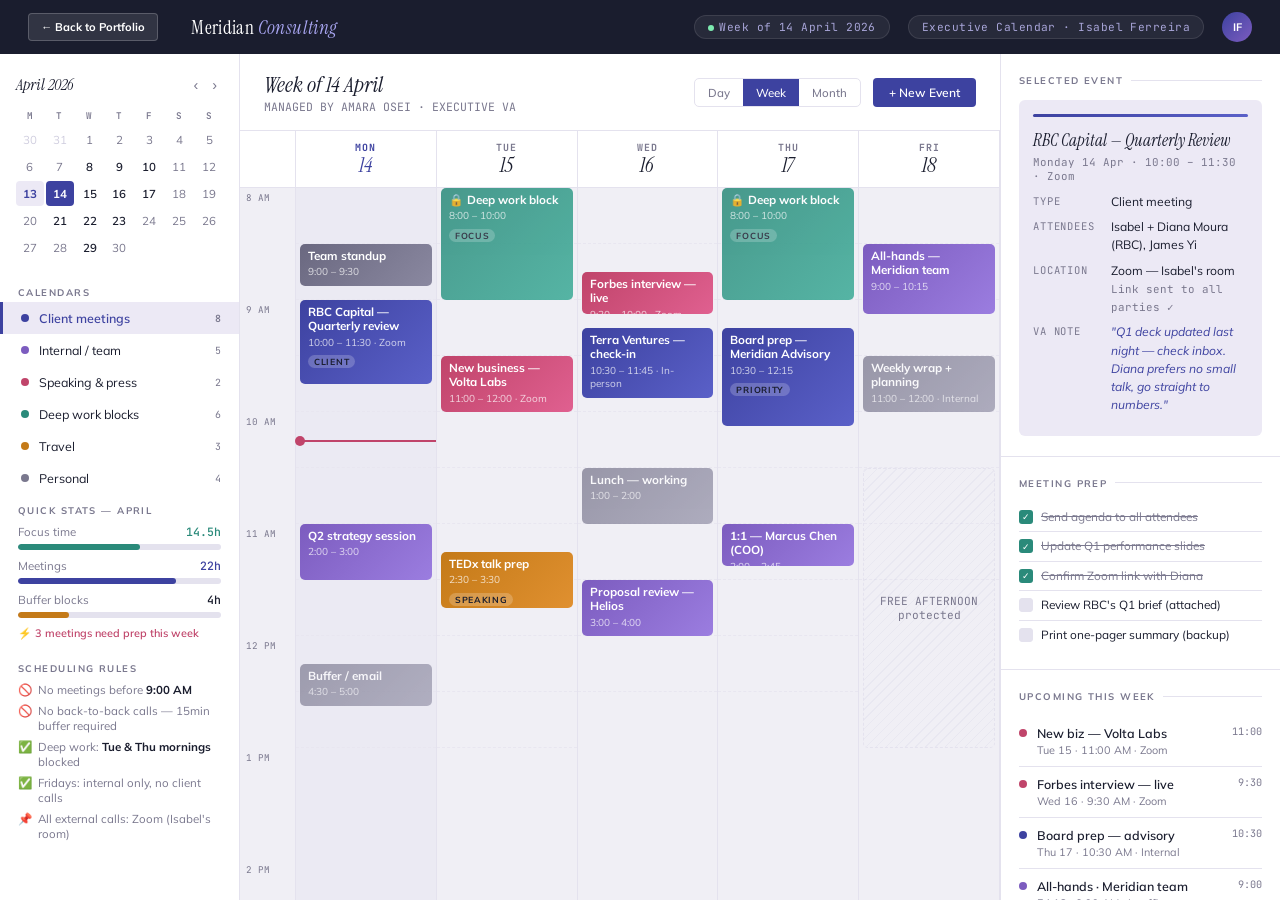
<file: pages/executive-calendar.html>
<!DOCTYPE html>
<html lang="en">
<head>
<meta charset="UTF-8"/>
<meta name="viewport" content="width=device-width, initial-scale=1.0"/>
<title>Executive Calendar — Meridian Consulting</title>
<link href="https://fonts.googleapis.com/css2?family=Instrument+Serif:ital@0;1&family=Mulish:wght@300;400;500;600;700&family=JetBrains+Mono:wght@300;400;500&display=swap" rel="stylesheet"/>
<style>
*,*::before,*::after{box-sizing:border-box;margin:0;padding:0;}
:root{
  --bg:#f0eff5;
  --white:#ffffff;
  --navy:#1a1d2e;
  --navy2:#252840;
  --indigo:#3d42a0;
  --indigo-lt:#5a60c8;
  --violet:#7c5cbf;
  --rose:#c0446a;
  --teal:#2a8a7a;
  --amber:#c47a18;
  --fog:#e4e2ee;
  --fog2:#ece9f5;
  --muted:#7a788e;
  --text:#1a1d2e;
  --serif:'Instrument Serif',serif;
  --sans:'Mulish',sans-serif;
  --mono:'JetBrains Mono',monospace;
}
body{background:var(--bg);font-family:var(--sans);color:var(--text);min-height:100vh;}
@keyframes fadeUp{from{opacity:0;transform:translateY(12px);}to{opacity:1;transform:translateY(0);}}
@keyframes pulse{0%,100%{opacity:1;}50%{opacity:.4;}}
.fade{animation:fadeUp .4s ease both;}
.f1{animation-delay:.05s;}.f2{animation-delay:.1s;}.f3{animation-delay:.15s;}.f4{animation-delay:.2s;}.f5{animation-delay:.25s;}.f6{animation-delay:.3s;}

/* TOPBAR */
.topbar{background:var(--navy);height:54px;display:flex;align-items:center;padding:0 28px;gap:18px;}
.brand{font-family:var(--serif);font-size:1.2rem;color:#fff;letter-spacing:.02em;}
.brand em{font-style:italic;color:#a8a5f0;}
.tb-sep{flex:1;}
.tb-chip{background:rgba(255,255,255,.06);border:1px solid rgba(255,255,255,.1);border-radius:40px;padding:4px 13px;font-size:.7rem;color:#a8a5d8;font-family:var(--mono);letter-spacing:.04em;}
.tb-chip.live{color:#7debb0;}
.live-dot{display:inline-block;width:6px;height:6px;background:#7debb0;border-radius:50%;margin-right:5px;animation:pulse 1.6s ease-in-out infinite;}
.tb-avatar{width:30px;height:30px;border-radius:50%;background:linear-gradient(135deg,var(--indigo),var(--violet));display:flex;align-items:center;justify-content:center;font-size:.68rem;font-weight:700;color:#fff;}

/* SHELL */
.shell{display:flex;height:calc(100vh - 54px);overflow:hidden;}

/* SIDEBAR */
.sidebar{width:240px;background:var(--white);border-right:1px solid var(--fog);display:flex;flex-direction:column;padding:20px 0;flex-shrink:0;overflow-y:auto;}
.mini-cal{padding:0 16px 20px;}
.mc-header{display:flex;align-items:center;justify-content:space-between;margin-bottom:12px;}
.mc-month{font-family:var(--serif);font-size:1rem;font-style:italic;color:var(--navy);}
.mc-nav{background:none;border:none;color:var(--muted);cursor:pointer;font-size:.9rem;padding:2px 6px;border-radius:3px;}
.mc-nav:hover{background:var(--fog);}
.mc-grid{display:grid;grid-template-columns:repeat(7,1fr);gap:2px;}
.mc-dow{font-size:.58rem;text-align:center;color:var(--muted);font-weight:600;letter-spacing:.06em;padding:3px 0;font-family:var(--mono);}
.mc-day{font-size:.72rem;text-align:center;padding:5px 2px;border-radius:4px;cursor:pointer;color:var(--muted);transition:background .12s;}
.mc-day:hover{background:var(--fog);}
.mc-day.has-event{color:var(--navy);font-weight:600;}
.mc-day.today{background:var(--indigo);color:#fff;font-weight:700;}
.mc-day.selected{background:var(--fog2);color:var(--indigo);font-weight:700;}
.mc-day.other-month{color:#d0cedf;}

.sb-section{margin-bottom:4px;}
.sb-label{font-size:.6rem;font-weight:700;letter-spacing:.15em;text-transform:uppercase;color:var(--muted);padding:6px 18px 4px;}
.sb-item{display:flex;align-items:center;gap:10px;padding:8px 18px;font-size:.78rem;color:var(--navy);cursor:pointer;border-left:3px solid transparent;transition:all .12s;}
.sb-item:hover{background:var(--fog2);}
.sb-item.active{border-left-color:var(--indigo);background:var(--fog2);color:var(--indigo);font-weight:600;}
.sb-dot{width:8px;height:8px;border-radius:50%;flex-shrink:0;}
.sb-count{margin-left:auto;font-size:.62rem;font-family:var(--mono);color:var(--muted);}

/* CALENDAR MAIN */
.cal-main{flex:1;display:flex;flex-direction:column;overflow:hidden;}
.cal-header{padding:16px 24px;border-bottom:1px solid var(--fog);display:flex;align-items:center;gap:12px;background:var(--white);}
.cal-title{font-family:var(--serif);font-size:1.4rem;font-style:italic;color:var(--navy);}
.cal-sub{font-size:.72rem;color:var(--muted);font-family:var(--mono);}
.cal-spacer{flex:1;}
.cal-view-btns{display:flex;border:1px solid var(--fog);border-radius:5px;overflow:hidden;}
.cvb{padding:6px 13px;font-size:.72rem;font-family:var(--sans);font-weight:500;cursor:pointer;background:none;border:none;color:var(--muted);transition:background .12s;}
.cvb:hover{background:var(--fog);}
.cvb.active{background:var(--indigo);color:#fff;}
.cal-btn{background:var(--indigo);color:#fff;border:none;border-radius:4px;padding:7px 16px;font-family:var(--sans);font-size:.75rem;font-weight:600;cursor:pointer;transition:background .15s;}
.cal-btn:hover{background:var(--indigo-lt);}

/* WEEK VIEW */
.week-scroll{flex:1;overflow-y:auto;overflow-x:hidden;}
.week-grid{display:grid;grid-template-columns:56px repeat(5,1fr);}
.week-header-row{display:grid;grid-template-columns:56px repeat(5,1fr);border-bottom:1px solid var(--fog);background:var(--white);position:sticky;top:0;z-index:10;}
.wh-spacer{border-right:1px solid var(--fog);}
.wh-day{padding:10px 14px;border-right:1px solid var(--fog);text-align:center;}
.wh-dow{font-size:.62rem;font-weight:700;letter-spacing:.1em;text-transform:uppercase;color:var(--muted);font-family:var(--mono);}
.wh-date{font-size:1.3rem;font-family:var(--serif);font-style:italic;color:var(--navy);line-height:1.1;}
.wh-day.today .wh-date{color:var(--indigo);}
.wh-day.today .wh-dow{color:var(--indigo);}

.time-col{display:flex;flex-direction:column;}
.time-slot{height:56px;border-right:1px solid var(--fog);padding:0 6px;display:flex;align-items:flex-start;padding-top:4px;}
.time-label{font-size:.58rem;font-family:var(--mono);color:var(--muted);white-space:nowrap;}
.day-col{border-right:1px solid var(--fog);position:relative;}
.day-col.today-col{background:rgba(61,66,160,.025);}
.hour-line{height:56px;border-bottom:1px dashed #e8e6f0;}

/* EVENTS */
.event-block{position:absolute;left:4px;right:4px;border-radius:5px;padding:5px 8px;cursor:pointer;overflow:hidden;transition:filter .15s,transform .15s;z-index:2;}
.event-block:hover{filter:brightness(1.06);transform:translateX(1px);}
.eb-title{font-size:.73rem;font-weight:700;line-height:1.25;color:#fff;}
.eb-sub{font-size:.63rem;color:rgba(255,255,255,.75);margin-top:2px;line-height:1.3;}
.eb-tag{display:inline-block;font-size:.55rem;font-weight:700;letter-spacing:.08em;text-transform:uppercase;background:rgba(255,255,255,.2);border-radius:20px;padding:1px 6px;margin-top:3px;}

/* COLORS */
.ev-indigo{background:linear-gradient(135deg,var(--indigo),var(--indigo-lt));}
.ev-violet{background:linear-gradient(135deg,var(--violet),#9b7de0);}
.ev-rose{background:linear-gradient(135deg,var(--rose),#e06090);}
.ev-teal{background:linear-gradient(135deg,var(--teal),#3aaa96);}
.ev-amber{background:linear-gradient(135deg,var(--amber),#e09030);}
.ev-muted{background:linear-gradient(135deg,#6a6880,#8a88a0);}

/* NOW LINE */
.now-line{position:absolute;left:0;right:0;height:2px;background:var(--rose);z-index:5;}
.now-line::before{content:'';position:absolute;left:-1px;top:-4px;width:10px;height:10px;border-radius:50%;background:var(--rose);}

/* RIGHT PANEL */
.right-panel{width:280px;border-left:1px solid var(--fog);background:var(--white);display:flex;flex-direction:column;overflow-y:auto;flex-shrink:0;}
.rp-section{padding:20px 18px;border-bottom:1px solid var(--fog);}
.rp-label{font-size:.6rem;font-weight:700;letter-spacing:.15em;text-transform:uppercase;color:var(--muted);margin-bottom:14px;display:flex;align-items:center;gap:8px;}
.rp-label::after{content:'';flex:1;height:1px;background:var(--fog);}

/* SELECTED EVENT DETAIL */
.ev-detail-card{background:var(--fog2);border-radius:6px;padding:14px;}
.edc-color{width:100%;height:3px;border-radius:3px;margin-bottom:12px;}
.edc-title{font-family:var(--serif);font-size:1.05rem;font-style:italic;color:var(--navy);margin-bottom:4px;}
.edc-time{font-family:var(--mono);font-size:.68rem;color:var(--muted);margin-bottom:10px;}
.edc-kv{display:flex;gap:8px;margin-bottom:7px;font-size:.76rem;}
.edc-key{color:var(--muted);min-width:70px;flex-shrink:0;font-size:.66rem;text-transform:uppercase;letter-spacing:.08em;font-family:var(--mono);padding-top:1px;}
.edc-val{color:var(--navy);line-height:1.5;}
.prep-item{display:flex;align-items:flex-start;gap:8px;font-size:.74rem;padding:6px 0;border-bottom:1px solid var(--fog);color:var(--navy);}
.prep-item:last-child{border-bottom:none;}
.prep-check{width:14px;height:14px;border-radius:3px;flex-shrink:0;margin-top:1px;display:flex;align-items:center;justify-content:center;font-size:.58rem;color:#fff;cursor:pointer;}
.prep-done{background:var(--teal);}
.prep-todo{background:var(--fog);border:1.5px solid var(--fog);}
.prep-text{line-height:1.4;}
.prep-done-text{text-decoration:line-through;color:var(--muted);}

/* UPCOMING */
.upcoming-item{display:flex;gap:10px;padding:9px 0;border-bottom:1px solid var(--fog);cursor:pointer;transition:opacity .12s;}
.upcoming-item:hover{opacity:.75;}
.upcoming-item:last-child{border-bottom:none;}
.ui-dot{width:8px;height:8px;border-radius:50%;flex-shrink:0;margin-top:4px;}
.ui-body{flex:1;}
.ui-title{font-size:.78rem;font-weight:600;color:var(--navy);margin-bottom:2px;}
.ui-meta{font-size:.68rem;color:var(--muted);}
.ui-time{font-family:var(--mono);font-size:.64rem;color:var(--muted);flex-shrink:0;}

/* FOCUS TIME */
.focus-bar{margin-bottom:8px;}
.fb-head{display:flex;justify-content:space-between;font-size:.72rem;margin-bottom:5px;}
.fb-label{color:var(--muted);}
.fb-val{font-family:var(--mono);font-weight:500;}
.fb-track{height:6px;background:var(--fog);border-radius:6px;overflow:hidden;}
.fb-fill{height:100%;border-radius:6px;transition:width .6s ease;}

/* BUFFER TAGS */
.buffer-tags{display:flex;flex-wrap:wrap;gap:6px;}
.buf-tag{font-size:.65rem;padding:4px 10px;border-radius:20px;font-family:var(--mono);}

::-webkit-scrollbar{width:4px;}
::-webkit-scrollbar-track{background:transparent;}
::-webkit-scrollbar-thumb{background:var(--fog);border-radius:10px;}

/* Responsive Shell Fix */
@media (max-width: 1100px) {
  .shell { grid-template-columns: 200px 1fr; height: auto; }
  .right, .right-panel { grid-column: span 2; border-left: none; border-top: 1px solid var(--fog); height: auto; }
}
@media (max-width: 768px) {
  .shell { display: flex; flex-direction: column; height: auto; }
  .left, .ls-sidebar { width: 100%; border-right: none; border-bottom: 1px solid var(--fog); height: auto; max-height: 300px; }
  .main { height: auto; overflow: visible; }
  .header { height: auto; padding: 10px 20px; flex-wrap: wrap; }
  .back-to-portfolio { margin-bottom: 8px; }
}
</style>

<!-- SEO & Performance Optimization -->
<meta name="description" content="Philipina Andrea Chezue is a freelance Executive Virtual Assistant in Dar es Salaam, specializing in remote operations, travel logistics, and project coordination for founders globally.">
<meta name="keywords" content="Executive Virtual Assistant, Remote VA, Operations Assistant, Project Coordination, Travel Logistics, Tanzania VA, Portfolio">
<meta name="robots" content="index, follow">
<meta http-equiv="X-UA-Compatible" content="IE=edge">
<link rel="canonical" href="https://philipinachezue.com/">
<link rel="manifest" href="/manifest.json">
<link rel="icon" type="image/x-icon" href="/assets/favicon.ico">

<!-- Open Graph / Social -->
<meta property="og:title" content="Philipina Andrea Chezue — Executive Virtual Assistant">
<meta property="og:description" content="Reclaim your time through expert operations, travel logistics, and project coordination that actually works.">
<meta property="og:type" content="website">
<meta property="og:url" content="https://philipinachezue.com/">
<meta property="og:image" content="https://philipinachezue.com/assets/images/img_9f2ae763.jpg">

<!-- Twitter -->
<meta name="twitter:card" content="summary_large_image">
<meta name="twitter:title" content="Philipina Andrea Chezue — Executive VA">
<meta name="twitter:description" content="Reclaim your time through expert operations and project coordination.">
<meta name="twitter:image" content="https://philipinachezue.com/assets/images/img_9f2ae763.jpg">

<!-- Structured Data -->
<script type="application/ld+json">
{
  "@context": "https://schema.org/",
  "@type": "Person",
  "name": "Philipina Andrea Chezue",
  "jobTitle": "Executive Virtual Assistant",
  "url": "https://philipinachezue.com",
  "email": "philipinachezue@outlook.com",
  "address": {
    "@type": "PostalAddress",
    "addressLocality": "Dar es Salaam",
    "addressCountry": "Tanzania"
  },
  "sameAs": [
    "https://www.linkedin.com/in/philipinaandreachezue/"
  ],
  "knowsAbout": ["Executive Support", "Project Coordination", "Travel Logistics", "Operations"]
}
</script>
<!-- End SEO -->


<style>
.back-to-portfolio {
  display: inline-flex;
  align-items: center;
  gap: 8px;
  padding: 6px 12px;
  background: rgba(255,255,255,0.1);
  border: 1px solid rgba(255,255,255,0.2);
  border-radius: 4px;
  color: #ffffff !important;
  text-decoration: none;
  font-size: 0.7rem;
  font-weight: 700;
  transition: all 0.2s;
  margin-right: 15px;
  z-index: 1001;
  position: relative;
  white-space: nowrap;
}
[data-theme="dark"] .back-to-portfolio, 
body[style*="background:#0b0d0f"] .back-to-portfolio,
body[style*="background:var(--bg)"] .back-to-portfolio {
  background: rgba(255,255,255,0.05);
  border-color: rgba(255,255,255,0.1);
}
.back-to-portfolio:hover {
  background: var(--clay, var(--gold, var(--accent, #9e5a2e)));
  color: #ffffff !important;
  border-color: transparent;
}
</style>
</head>
<body>

<div class="topbar">
  <a href="../index.html#work" class="back-to-portfolio">← Back to Portfolio</a>
  <div class="brand">Meridian <em>Consulting</em></div>
  <div class="tb-sep"></div>
  <div class="tb-chip"><span class="live-dot"></span>Week of 14 April 2026</div>
  <div class="tb-chip">Executive Calendar · Isabel Ferreira</div>
  <div class="tb-avatar">IF</div>
</div>

<div class="shell">

  <!-- SIDEBAR -->
  <div class="sidebar">
    <!-- Mini Calendar -->
    <div class="mini-cal">
      <div class="mc-header">
        <div class="mc-month">April 2026</div>
        <div style="display:flex;gap:2px;">
          <button class="mc-nav">‹</button>
          <button class="mc-nav">›</button>
        </div>
      </div>
      <div class="mc-grid">
        <div class="mc-dow">M</div><div class="mc-dow">T</div><div class="mc-dow">W</div>
        <div class="mc-dow">T</div><div class="mc-dow">F</div><div class="mc-dow">S</div><div class="mc-dow">S</div>
        <div class="mc-day other-month">30</div><div class="mc-day other-month">31</div>
        <div class="mc-day">1</div><div class="mc-day">2</div><div class="mc-day">3</div>
        <div class="mc-day">4</div><div class="mc-day">5</div>
        <div class="mc-day">6</div><div class="mc-day">7</div><div class="mc-day has-event">8</div>
        <div class="mc-day has-event">9</div><div class="mc-day has-event">10</div>
        <div class="mc-day">11</div><div class="mc-day">12</div>
        <div class="mc-day has-event selected">13</div><div class="mc-day has-event today">14</div>
        <div class="mc-day has-event">15</div><div class="mc-day has-event">16</div>
        <div class="mc-day has-event">17</div><div class="mc-day">18</div><div class="mc-day">19</div>
        <div class="mc-day">20</div><div class="mc-day has-event">21</div>
        <div class="mc-day has-event">22</div><div class="mc-day has-event">23</div>
        <div class="mc-day">24</div><div class="mc-day">25</div><div class="mc-day">26</div>
        <div class="mc-day">27</div><div class="mc-day">28</div>
        <div class="mc-day has-event">29</div><div class="mc-day">30</div>
      </div>
    </div>

    <div class="sb-section">
      <div class="sb-label">Calendars</div>
      <div class="sb-item active"><span class="sb-dot" style="background:var(--indigo)"></span>Client meetings<span class="sb-count">8</span></div>
      <div class="sb-item"><span class="sb-dot" style="background:var(--violet)"></span>Internal / team<span class="sb-count">5</span></div>
      <div class="sb-item"><span class="sb-dot" style="background:var(--rose)"></span>Speaking & press<span class="sb-count">2</span></div>
      <div class="sb-item"><span class="sb-dot" style="background:var(--teal)"></span>Deep work blocks<span class="sb-count">6</span></div>
      <div class="sb-item"><span class="sb-dot" style="background:var(--amber)"></span>Travel<span class="sb-count">3</span></div>
      <div class="sb-item"><span class="sb-dot" style="background:var(--muted)"></span>Personal<span class="sb-count">4</span></div>
    </div>

    <div class="sb-section">
      <div class="sb-label">Quick stats — April</div>
      <div style="padding:4px 18px 12px;">
        <div class="focus-bar">
          <div class="fb-head"><span class="fb-label">Focus time</span><span class="fb-val" style="color:var(--teal)">14.5h</span></div>
          <div class="fb-track"><div class="fb-fill" style="width:60%;background:var(--teal);"></div></div>
        </div>
        <div class="focus-bar">
          <div class="fb-head"><span class="fb-label">Meetings</span><span class="fb-val" style="color:var(--indigo)">22h</span></div>
          <div class="fb-track"><div class="fb-fill" style="width:78%;background:var(--indigo);"></div></div>
        </div>
        <div class="focus-bar">
          <div class="fb-head"><span class="fb-label">Buffer blocks</span><span class="fb-val">4h</span></div>
          <div class="fb-track"><div class="fb-fill" style="width:25%;background:var(--amber);"></div></div>
        </div>
        <div style="font-size:.68rem;color:var(--rose);margin-top:8px;font-weight:600;">⚡ 3 meetings need prep this week</div>
      </div>
    </div>

    <div class="sb-section">
      <div class="sb-label">Scheduling rules</div>
      <div style="padding:4px 18px 4px;display:flex;flex-direction:column;gap:6px;">
        <div style="font-size:.72rem;color:var(--muted);display:flex;gap:6px;align-items:flex-start;"><span>🚫</span><span>No meetings before <strong style="color:var(--navy)">9:00 AM</strong></span></div>
        <div style="font-size:.72rem;color:var(--muted);display:flex;gap:6px;align-items:flex-start;"><span>🚫</span><span>No back-to-back calls — 15min buffer required</span></div>
        <div style="font-size:.72rem;color:var(--muted);display:flex;gap:6px;align-items:flex-start;"><span>✅</span><span>Deep work: <strong style="color:var(--navy)">Tue & Thu mornings</strong> blocked</span></div>
        <div style="font-size:.72rem;color:var(--muted);display:flex;gap:6px;align-items:flex-start;"><span>✅</span><span>Fridays: internal only, no client calls</span></div>
        <div style="font-size:.72rem;color:var(--muted);display:flex;gap:6px;align-items:flex-start;"><span>📌</span><span>All external calls: Zoom (Isabel's room)</span></div>
      </div>
    </div>
  </div>

  <!-- CALENDAR MAIN -->
  <div class="cal-main">
    <div class="cal-header fade f1">
      <div>
        <div class="cal-title">Week of 14 April</div>
        <div class="cal-sub">MANAGED BY AMARA OSEI · EXECUTIVE VA</div>
      </div>
      <div class="cal-spacer"></div>
      <div class="cal-view-btns">
        <button class="cvb">Day</button>
        <button class="cvb active">Week</button>
        <button class="cvb">Month</button>
      </div>
      <button class="cal-btn">+ New Event</button>
    </div>

    <div class="week-scroll">
      <!-- DAY HEADERS -->
      <div class="week-header-row fade f2">
        <div class="wh-spacer"></div>
        <div class="wh-day today">
          <div class="wh-dow">MON</div>
          <div class="wh-date">14</div>
        </div>
        <div class="wh-day">
          <div class="wh-dow">TUE</div>
          <div class="wh-date">15</div>
        </div>
        <div class="wh-day">
          <div class="wh-dow">WED</div>
          <div class="wh-date">16</div>
        </div>
        <div class="wh-day">
          <div class="wh-dow">THU</div>
          <div class="wh-date">17</div>
        </div>
        <div class="wh-day">
          <div class="wh-dow">FRI</div>
          <div class="wh-date">18</div>
        </div>
      </div>

      <!-- TIME GRID -->
      <div class="week-grid fade f3" style="position:relative;min-height:700px;">
        <!-- Time column -->
        <div class="time-col">
          <div class="time-slot" style="height:56px;"><span class="time-label">8 AM</span></div>
          <div class="time-slot" style="height:56px;"></div>
          <div class="time-slot" style="height:56px;"><span class="time-label">9 AM</span></div>
          <div class="time-slot" style="height:56px;"></div>
          <div class="time-slot" style="height:56px;"><span class="time-label">10 AM</span></div>
          <div class="time-slot" style="height:56px;"></div>
          <div class="time-slot" style="height:56px;"><span class="time-label">11 AM</span></div>
          <div class="time-slot" style="height:56px;"></div>
          <div class="time-slot" style="height:56px;"><span class="time-label">12 PM</span></div>
          <div class="time-slot" style="height:56px;"></div>
          <div class="time-slot" style="height:56px;"><span class="time-label">1 PM</span></div>
          <div class="time-slot" style="height:56px;"></div>
          <div class="time-slot" style="height:56px;"><span class="time-label">2 PM</span></div>
          <div class="time-slot" style="height:56px;"></div>
          <div class="time-slot" style="height:56px;"><span class="time-label">3 PM</span></div>
          <div class="time-slot" style="height:56px;"></div>
          <div class="time-slot" style="height:56px;"><span class="time-label">4 PM</span></div>
          <div class="time-slot" style="height:56px;"></div>
          <div class="time-slot" style="height:56px;"><span class="time-label">5 PM</span></div>
        </div>

        <!-- MON col -->
        <div class="day-col today-col" style="position:relative;">
          <div class="now-line" style="top:252px;"></div>
          <div class="hour-line" style="top:56px;"></div><div class="hour-line" style="top:112px;"></div>
          <div class="hour-line" style="top:168px;"></div><div class="hour-line" style="top:224px;"></div>
          <div class="hour-line" style="top:280px;"></div><div class="hour-line" style="top:336px;"></div>
          <div class="hour-line" style="top:392px;"></div><div class="hour-line" style="top:448px;"></div>
          <div class="hour-line" style="top:504px;"></div><div class="hour-line" style="top:560px;"></div>
          <!-- 9:00 Standup -->
          <div class="event-block ev-muted" style="top:56px;height:42px;" onclick="selectEvent('standup')">
            <div class="eb-title">Team standup</div>
            <div class="eb-sub">9:00 – 9:30</div>
          </div>
          <!-- 10:00 Client -->
          <div class="event-block ev-indigo" style="top:112px;height:84px;" onclick="selectEvent('rbc')">
            <div class="eb-title">RBC Capital — Quarterly review</div>
            <div class="eb-sub">10:00 – 11:30 · Zoom</div>
            <div class="eb-tag">Client</div>
          </div>
          <!-- 2:00 Strategy -->
          <div class="event-block ev-violet" style="top:336px;height:56px;" onclick="selectEvent('strategy')">
            <div class="eb-title">Q2 strategy session</div>
            <div class="eb-sub">2:00 – 3:00</div>
          </div>
          <!-- 4:30 Buffer -->
          <div class="event-block ev-muted" style="top:476px;height:42px;opacity:.6;" onclick="selectEvent('buffer')">
            <div class="eb-title">Buffer / email</div>
            <div class="eb-sub">4:30 – 5:00</div>
          </div>
        </div>

        <!-- TUE col -->
        <div class="day-col" style="position:relative;">
          <div class="hour-line" style="top:56px;"></div><div class="hour-line" style="top:112px;"></div>
          <div class="hour-line" style="top:168px;"></div><div class="hour-line" style="top:224px;"></div>
          <div class="hour-line" style="top:280px;"></div><div class="hour-line" style="top:336px;"></div>
          <div class="hour-line" style="top:392px;"></div><div class="hour-line" style="top:448px;"></div>
          <div class="hour-line" style="top:504px;"></div><div class="hour-line" style="top:560px;"></div>
          <!-- Deep work block -->
          <div class="event-block ev-teal" style="top:0px;height:112px;opacity:.85;" onclick="selectEvent('deepwork')">
            <div class="eb-title">🔒 Deep work block</div>
            <div class="eb-sub">8:00 – 10:00</div>
            <div class="eb-tag">Focus</div>
          </div>
          <!-- 11:00 new biz -->
          <div class="event-block ev-rose" style="top:168px;height:56px;" onclick="selectEvent('newbiz')">
            <div class="eb-title">New business — Volta Labs</div>
            <div class="eb-sub">11:00 – 12:00 · Zoom</div>
          </div>
          <!-- 2:30 speaking prep -->
          <div class="event-block ev-amber" style="top:364px;height:56px;" onclick="selectEvent('speakingprep')">
            <div class="eb-title">TEDx talk prep</div>
            <div class="eb-sub">2:30 – 3:30</div>
            <div class="eb-tag">Speaking</div>
          </div>
        </div>

        <!-- WED col -->
        <div class="day-col" style="position:relative;">
          <div class="hour-line" style="top:56px;"></div><div class="hour-line" style="top:112px;"></div>
          <div class="hour-line" style="top:168px;"></div><div class="hour-line" style="top:224px;"></div>
          <div class="hour-line" style="top:280px;"></div><div class="hour-line" style="top:336px;"></div>
          <div class="hour-line" style="top:392px;"></div><div class="hour-line" style="top:448px;"></div>
          <div class="hour-line" style="top:504px;"></div>
          <!-- 9:30 media -->
          <div class="event-block ev-rose" style="top:84px;height:42px;" onclick="selectEvent('media')">
            <div class="eb-title">Forbes interview — live</div>
            <div class="eb-sub">9:30 – 10:00 · Zoom</div>
          </div>
          <!-- 10:30 client -->
          <div class="event-block ev-indigo" style="top:140px;height:70px;" onclick="selectEvent('terracheck')">
            <div class="eb-title">Terra Ventures — check-in</div>
            <div class="eb-sub">10:30 – 11:45 · In-person</div>
          </div>
          <!-- 1:00 lunch -->
          <div class="event-block ev-muted" style="top:280px;height:56px;opacity:.65;">
            <div class="eb-title">Lunch — working</div>
            <div class="eb-sub">1:00 – 2:00</div>
          </div>
          <!-- 3:00 proposal review -->
          <div class="event-block ev-violet" style="top:392px;height:56px;">
            <div class="eb-title">Proposal review — Helios</div>
            <div class="eb-sub">3:00 – 4:00</div>
          </div>
        </div>

        <!-- THU col -->
        <div class="day-col" style="position:relative;">
          <div class="hour-line" style="top:56px;"></div><div class="hour-line" style="top:112px;"></div>
          <div class="hour-line" style="top:168px;"></div><div class="hour-line" style="top:224px;"></div>
          <div class="hour-line" style="top:280px;"></div><div class="hour-line" style="top:336px;"></div>
          <div class="hour-line" style="top:392px;"></div><div class="hour-line" style="top:448px;"></div>
          <div class="hour-line" style="top:504px;"></div>
          <!-- Deep work -->
          <div class="event-block ev-teal" style="top:0px;height:112px;opacity:.85;">
            <div class="eb-title">🔒 Deep work block</div>
            <div class="eb-sub">8:00 – 10:00</div>
            <div class="eb-tag">Focus</div>
          </div>
          <!-- 10:30 board -->
          <div class="event-block ev-indigo" style="top:140px;height:98px;" onclick="selectEvent('board')">
            <div class="eb-title">Board prep — Meridian Advisory</div>
            <div class="eb-sub">10:30 – 12:15</div>
            <div class="eb-tag">Priority</div>
          </div>
          <!-- 2:00 1:1 -->
          <div class="event-block ev-violet" style="top:336px;height:42px;">
            <div class="eb-title">1:1 — Marcus Chen (COO)</div>
            <div class="eb-sub">2:00 – 2:45</div>
          </div>
        </div>

        <!-- FRI col -->
        <div class="day-col" style="position:relative;">
          <div class="hour-line" style="top:56px;"></div><div class="hour-line" style="top:112px;"></div>
          <div class="hour-line" style="top:168px;"></div><div class="hour-line" style="top:224px;"></div>
          <div class="hour-line" style="top:280px;"></div><div class="hour-line" style="top:336px;"></div>
          <div class="hour-line" style="top:392px;"></div>
          <!-- 9:00 all hands -->
          <div class="event-block ev-violet" style="top:56px;height:70px;">
            <div class="eb-title">All-hands — Meridian team</div>
            <div class="eb-sub">9:00 – 10:15</div>
          </div>
          <!-- 11:00 weekly wrap -->
          <div class="event-block ev-muted" style="top:168px;height:56px;opacity:.65;">
            <div class="eb-title">Weekly wrap + planning</div>
            <div class="eb-sub">11:00 – 12:00 · Internal</div>
          </div>
          <!-- Free afternoon indicator -->
          <div style="position:absolute;top:280px;left:4px;right:4px;height:280px;background:repeating-linear-gradient(-45deg,transparent,transparent 6px,rgba(61,66,160,.04) 6px,rgba(61,66,160,.04) 7px);border-radius:5px;border:1px dashed var(--fog);display:flex;align-items:center;justify-content:center;">
            <div style="text-align:center;color:var(--muted);font-size:.7rem;font-family:var(--mono);">FREE AFTERNOON<br/>protected</div>
          </div>
        </div>
      </div>
    </div>
  </div>

  <!-- RIGHT PANEL -->
  <div class="right-panel">
    <div class="rp-section fade f4">
      <div class="rp-label">Selected Event</div>
      <div class="ev-detail-card" id="event-detail">
        <div class="edc-color" style="background:linear-gradient(90deg,var(--indigo),var(--indigo-lt));"></div>
        <div class="edc-title" id="edc-title">RBC Capital — Quarterly Review</div>
        <div class="edc-time" id="edc-time">Monday 14 Apr · 10:00 – 11:30 · Zoom</div>
        <div class="edc-kv"><span class="edc-key">Type</span><span class="edc-val" id="edc-type">Client meeting</span></div>
        <div class="edc-kv"><span class="edc-key">Attendees</span><span class="edc-val" id="edc-att">Isabel + Diana Moura (RBC), James Yi</span></div>
        <div class="edc-kv"><span class="edc-key">Location</span><span class="edc-val" id="edc-loc">Zoom — Isabel's room<br/><span style="font-family:var(--mono);font-size:.68rem;color:var(--muted)">Link sent to all parties ✓</span></span></div>
        <div class="edc-kv"><span class="edc-key">VA note</span><span class="edc-val" id="edc-note" style="color:var(--indigo);font-style:italic;">"Q1 deck updated last night — check inbox. Diana prefers no small talk, go straight to numbers."</span></div>
      </div>
    </div>

    <div class="rp-section fade f5">
      <div class="rp-label">Meeting Prep</div>
      <div id="prep-list">
        <div class="prep-item"><div class="prep-check prep-done">✓</div><div class="prep-text prep-done-text">Send agenda to all attendees</div></div>
        <div class="prep-item"><div class="prep-check prep-done">✓</div><div class="prep-text prep-done-text">Update Q1 performance slides</div></div>
        <div class="prep-item"><div class="prep-check prep-done">✓</div><div class="prep-text prep-done-text">Confirm Zoom link with Diana</div></div>
        <div class="prep-item"><div class="prep-check prep-todo" onclick="togglePrep(this)"></div><div class="prep-text">Review RBC's Q1 brief (attached)</div></div>
        <div class="prep-item"><div class="prep-check prep-todo" onclick="togglePrep(this)"></div><div class="prep-text">Print one-pager summary (backup)</div></div>
      </div>
    </div>

    <div class="rp-section fade f6">
      <div class="rp-label">Upcoming This Week</div>
      <div class="upcoming-item" onclick="selectEvent('newbiz')">
        <div class="ui-dot" style="background:var(--rose)"></div>
        <div class="ui-body">
          <div class="ui-title">New biz — Volta Labs</div>
          <div class="ui-meta">Tue 15 · 11:00 AM · Zoom</div>
        </div>
        <div class="ui-time">11:00</div>
      </div>
      <div class="upcoming-item">
        <div class="ui-dot" style="background:var(--rose)"></div>
        <div class="ui-body">
          <div class="ui-title">Forbes interview — live</div>
          <div class="ui-meta">Wed 16 · 9:30 AM · Zoom</div>
        </div>
        <div class="ui-time">9:30</div>
      </div>
      <div class="upcoming-item" onclick="selectEvent('board')">
        <div class="ui-dot" style="background:var(--indigo)"></div>
        <div class="ui-body">
          <div class="ui-title">Board prep — advisory</div>
          <div class="ui-meta">Thu 17 · 10:30 AM · Internal</div>
        </div>
        <div class="ui-time">10:30</div>
      </div>
      <div class="upcoming-item">
        <div class="ui-dot" style="background:var(--violet)"></div>
        <div class="ui-body">
          <div class="ui-title">All-hands · Meridian team</div>
          <div class="ui-meta">Fri 18 · 9:00 AM · In-office</div>
        </div>
        <div class="ui-time">9:00</div>
      </div>
    </div>

    <div class="rp-section fade f6">
      <div class="rp-label">Buffer Health</div>
      <div style="font-size:.72rem;color:var(--muted);margin-bottom:10px;">Buffers protected this week</div>
      <div class="buffer-tags">
        <span class="buf-tag" style="background:rgba(42,138,122,.1);color:var(--teal);">Mon 12:00 – 1:00</span>
        <span class="buf-tag" style="background:rgba(42,138,122,.1);color:var(--teal);">Tue EOD</span>
        <span class="buf-tag" style="background:rgba(196,122,24,.1);color:var(--amber);">⚠ Wed 4–5 PM open</span>
        <span class="buf-tag" style="background:rgba(42,138,122,.1);color:var(--teal);">Fri PM protected</span>
      </div>
    </div>
  </div>
</div>

<script>
const events = {
  rbc:{title:'RBC Capital — Quarterly Review',time:'Monday 14 Apr · 10:00 – 11:30 · Zoom',type:'Client meeting',att:'Isabel + Diana Moura (RBC), James Yi',loc:'Zoom — Isabel\'s room\nLink sent to all parties ✓',note:'"Q1 deck updated last night — check inbox. Diana prefers no small talk, go straight to numbers."',preps:['Send agenda to all attendees','Update Q1 performance slides','Confirm Zoom link with Diana','Review RBC Q1 brief (attached)','Print one-pager summary (backup)'],done:[true,true,true,false,false]},
  standup:{title:'Team Standup',time:'Monday 14 Apr · 9:00 – 9:30 · Teams',type:'Internal',att:'Full Meridian team (8 people)',loc:'Microsoft Teams',note:'"Standing agenda in shared doc. Keep to 30 min — Isabel hard stops at 9:30."',preps:['Review yesterday\'s action items','Prepare 2-min update'],done:[true,false]},
  strategy:{title:'Q2 Strategy Session',time:'Monday 14 Apr · 2:00 – 3:00',type:'Internal / leadership',att:'Isabel + COO + Head of Growth',loc:'Conference Room B, HQ',note:'"Please pull the competitive landscape doc and Q1 actuals before this meeting."',preps:['Pull Q1 actuals deck','Book Conference Room B','Circulate pre-read doc'],done:[true,true,false]},
  buffer:{title:'Buffer / Email Block',time:'Monday 14 Apr · 4:30 – 5:00',type:'Protected time',att:'—',loc:'—',note:'"Do not schedule over this. Isabel uses this to clear inbox and respond to urgent items."',preps:['Clear unread emails','Reply to any flagged items'],done:[false,false]},
  deepwork:{title:'Deep Work Block',time:'Tuesday 15 Apr · 8:00 – 10:00',type:'Focus block (protected)',att:'—',loc:'—',note:'"No interruptions. Phone on DND. Only emergency contacts may reach Isabel during this time."',preps:['Set Slack to DND','Forward urgent calls to VA'],done:[true,true]},
  newbiz:{title:'New Business — Volta Labs',time:'Tuesday 15 Apr · 11:00 – 12:00 · Zoom',type:'New business pitch',att:'Isabel + Kofi Anning (Volta Labs CEO)',loc:'Zoom — Isabel\'s room',note:'"Referred by James Yi. Kofi is ex-Google. Send capability deck 24hrs before. They\'re evaluating 2 other firms."',preps:['Send capability deck to Kofi','Research Volta Labs Q1 news','Prepare rate card / scope template','Confirm Zoom link'],done:[true,false,false,true]},
  speakingprep:{title:'TEDx Talk Prep',time:'Tuesday 15 Apr · 2:30 – 3:30',type:'Speaking prep',att:'Isabel + speech coach (Dr. Reyes)',loc:'Office / phone',note:'"Script is on v4. Key focus today: opening hook and data slide pacing."',preps:['Print script v4','Book Dr. Reyes on calendar','Confirm venue logistics for 22 Apr'],done:[true,true,false]},
  media:{title:'Forbes Interview — Live',time:'Wednesday 16 Apr · 9:30 – 10:00',type:'Press / media',att:'Isabel + Priya Shah (Forbes)',loc:'Zoom — Forbes link (in invite)',note:'"Topic: Women in Consulting. Key messages briefing doc sent to Isabel yesterday. Avoid Q3 revenue figures."',preps:['Review key messages doc','Confirm Zoom link with Priya','Prep background: tidy, good lighting'],done:[true,true,false]},
  terracheck:{title:'Terra Ventures — Check-in',time:'Wednesday 16 Apr · 10:30 – 11:45 · In-person',type:'Client meeting',att:'Isabel + Selin Arslan (Terra CEO)',loc:'Terra HQ, 14 Innovation Drive',note:'"Selin likes printed reports. Bring 2 copies of the progress update. Parking is in the basement — Level B2."',preps:['Print 2x progress reports','Allow 20min travel time','Confirm meeting still on'],done:[false,false,true]},
  board:{title:'Board Prep — Meridian Advisory',time:'Thursday 17 Apr · 10:30 – 12:15',type:'Internal priority',att:'Isabel + full advisory board (7 members)',loc:'Boardroom, HQ — 10th floor',note:'"Board pack needs to be circulated by Wed EOD. Key focus: H1 projections and new service line proposal."',preps:['Finalise board pack','Circulate to all board members by Wed','Book catering for boardroom','Confirm AV setup'],done:[false,false,false,true]}
};

function selectEvent(id){
  const e=events[id];
  if(!e)return;
  document.getElementById('edc-title').textContent=e.title;
  document.getElementById('edc-time').textContent=e.time;
  document.getElementById('edc-type').textContent=e.type;
  document.getElementById('edc-att').textContent=e.att;
  document.getElementById('edc-loc').innerHTML=e.loc.replace('\n','<br/>');
  document.getElementById('edc-note').textContent=e.note;
  const pl=document.getElementById('prep-list');
  pl.innerHTML='';
  e.preps.forEach((p,i)=>{
    const done=e.done[i];
    pl.innerHTML+=`<div class="prep-item"><div class="prep-check ${done?'prep-done':'prep-todo'}" onclick="togglePrep(this)">${done?'✓':''}</div><div class="prep-text ${done?'prep-done-text':''}">${p}</div></div>`;
  });
  pl.querySelectorAll('.prep-todo').forEach(b=>b.addEventListener('click',function(){togglePrep(this);}));
}

function togglePrep(el){
  const done=el.classList.contains('prep-done');
  el.classList.toggle('prep-done',!done);
  el.classList.toggle('prep-todo',done);
  el.textContent=done?'':'✓';
  const txt=el.nextElementSibling;
  if(txt)txt.classList.toggle('prep-done-text',!done);
}
</script>
</body>
</html>
</file>
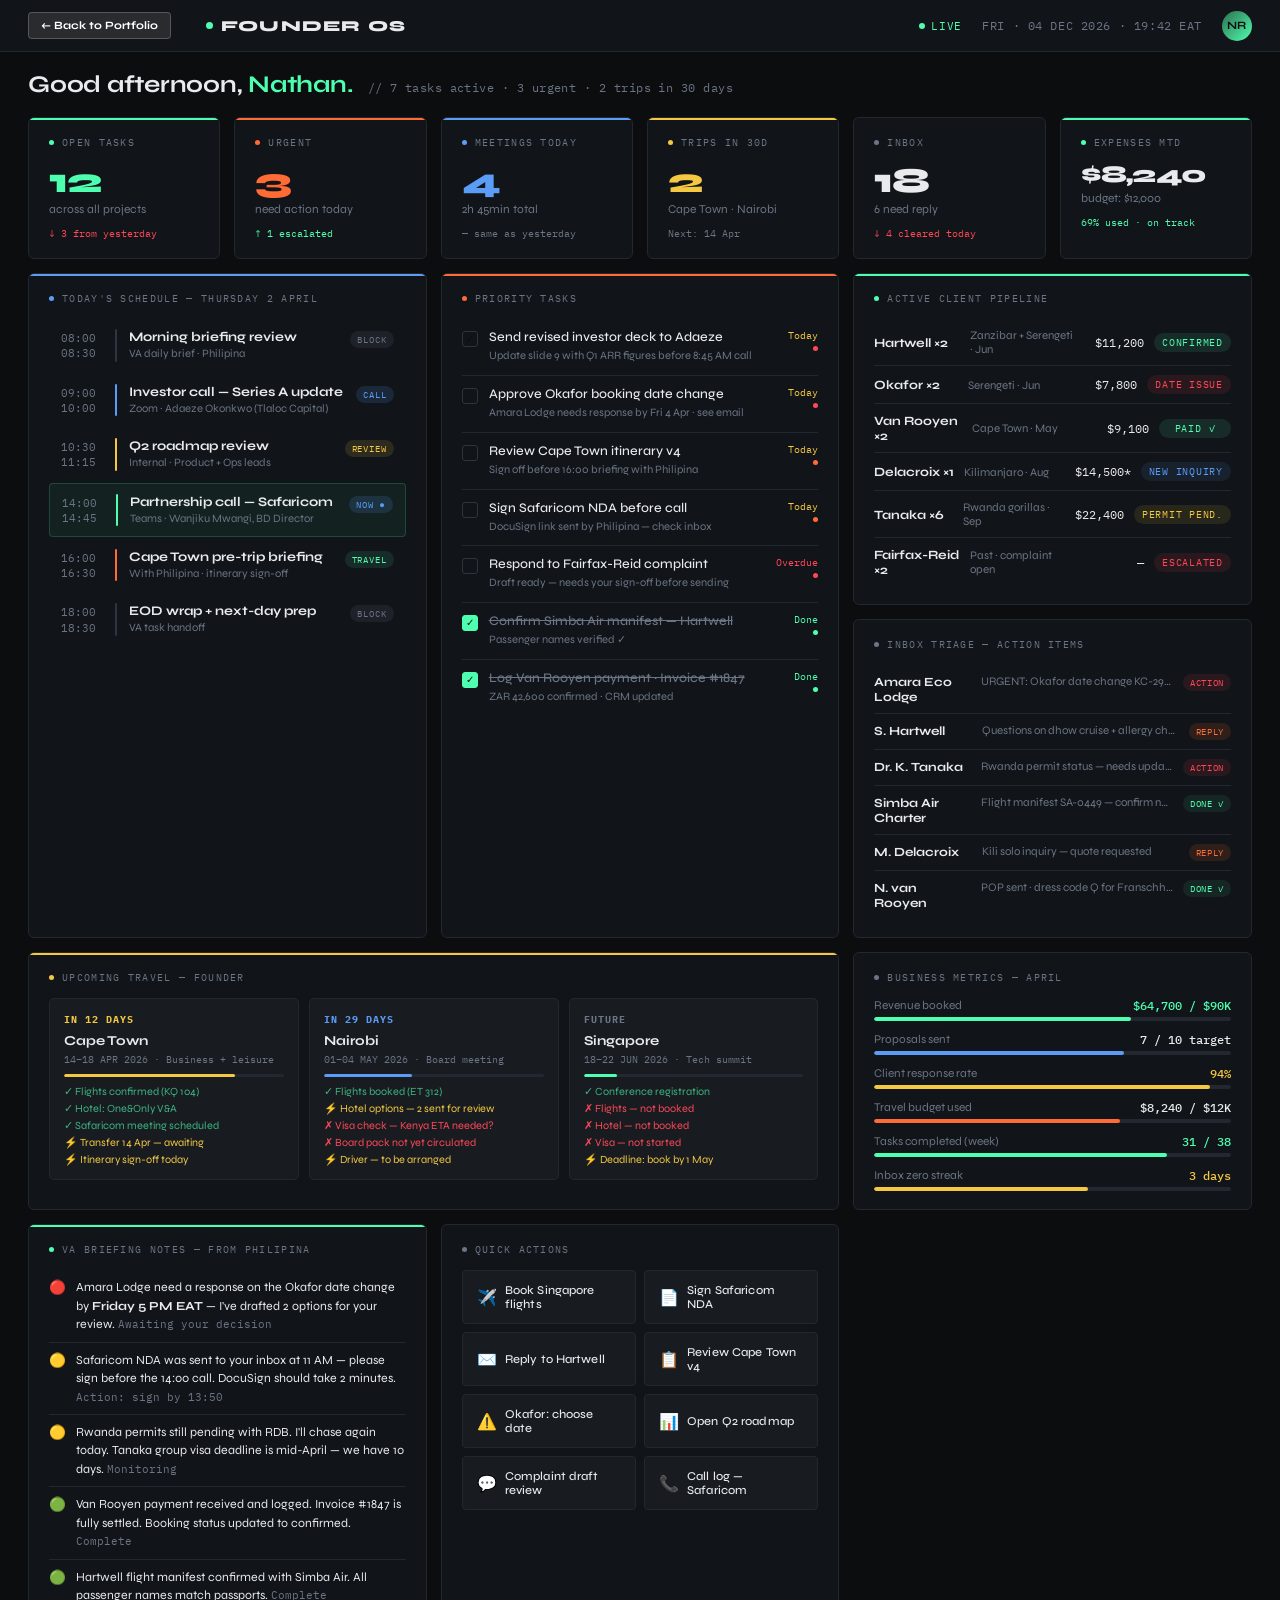
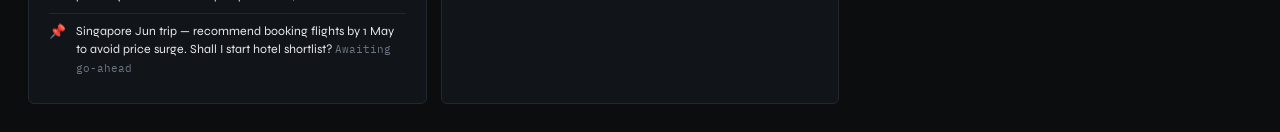
<file: pages/executive-dashboard.html>
<!DOCTYPE html>
<html lang="en">
<head>
<meta charset="UTF-8"/>
<meta name="viewport" content="width=device-width, initial-scale=1.0"/>
<title>Founder OS — Executive Dashboard</title>
<link href="https://fonts.googleapis.com/css2?family=Syne:wght@400;500;600;700;800&family=IBM+Plex+Mono:wght@300;400;500&family=Lora:ital@0;1&display=swap" rel="stylesheet"/>
<style>
*, *::before, *::after { box-sizing: border-box; margin: 0; padding: 0; }

:root {
  --bg: #0b0d0f;
  --surface: #111418;
  --surface2: #181c21;
  --border: #232830;
  --border2: #2e3540;
  --text: #e8eaed;
  --muted: #6b7585;
  --accent: #4fffb0;
  --accent2: #ff6b35;
  --accent3: #5b9cf6;
  --accent4: #f5c842;
  --red: #ff4757;
  --mono: 'IBM Plex Mono', monospace;
  --sans: 'Syne', sans-serif;
}

body {
  background: var(--bg);
  color: var(--text);
  font-family: var(--sans);
  min-height: 100vh;
  display: flex;
  flex-direction: column;
}

/* ANIMATIONS */
@keyframes fadeUp {
  from { opacity: 0; transform: translateY(14px); }
  to { opacity: 1; transform: translateY(0); }
}
@keyframes pulse {
  0%, 100% { opacity: 1; }
  50% { opacity: 0.4; }
}
@keyframes barGrow {
  from { width: 0; }
}
@keyframes tickIn {
  from { opacity: 0; transform: scale(0.85); }
  to { opacity: 1; transform: scale(1); }
}

.fade-up { animation: fadeUp 0.45s ease both; }
.fade-up-1 { animation-delay: 0.05s; }
.fade-up-2 { animation-delay: 0.12s; }
.fade-up-3 { animation-delay: 0.19s; }
.fade-up-4 { animation-delay: 0.26s; }
.fade-up-5 { animation-delay: 0.33s; }
.fade-up-6 { animation-delay: 0.40s; }

/* TOPBAR */
.topbar {
  display: flex;
  align-items: center;
  padding: 0 28px;
  height: 52px;
  border-bottom: 1px solid var(--border);
  background: var(--surface);
  gap: 20px;
  flex-shrink: 0;
}
.logo {
  font-family: var(--sans);
  font-weight: 800;
  font-size: 0.95rem;
  letter-spacing: 0.08em;
  text-transform: uppercase;
  color: var(--text);
  display: flex; align-items: center; gap: 8px;
}
.logo-dot { width: 7px; height: 7px; background: var(--accent); border-radius: 50%; }
.topbar-sep { flex: 1; }
.topbar-date {
  font-family: var(--mono);
  font-size: 0.72rem;
  color: var(--muted);
  letter-spacing: 0.05em;
}
.live-badge {
  display: flex; align-items: center; gap: 6px;
  font-family: var(--mono);
  font-size: 0.68rem;
  color: var(--accent);
  letter-spacing: 0.08em;
  text-transform: uppercase;
}
.live-dot {
  width: 6px; height: 6px; background: var(--accent); border-radius: 50%;
  animation: pulse 1.6s ease-in-out infinite;
}
.topbar-avatar {
  width: 30px; height: 30px; border-radius: 50%;
  background: linear-gradient(135deg, #2d6e4e, var(--accent));
  display: flex; align-items: center; justify-content: center;
  font-size: 0.7rem; font-weight: 700; color: var(--bg); letter-spacing: 0.04em;
}
.greeting-bar {
  padding: 18px 28px 0;
  display: flex;
  align-items: baseline;
  gap: 14px;
}
.greeting-main {
  font-size: 1.5rem;
  font-weight: 700;
  letter-spacing: -0.01em;
}
.greeting-main span { color: var(--accent); }
.greeting-sub {
  font-family: var(--mono);
  font-size: 0.72rem;
  color: var(--muted);
  letter-spacing: 0.04em;
}

/* GRID LAYOUT */
.grid {
  display: grid;
  grid-template-columns: repeat(12, 1fr);
  grid-template-rows: auto;
  gap: 14px;
  padding: 18px 28px 28px;
  flex: 1;
}

/* CARD BASE */
.card {
  background: var(--surface);
  border: 1px solid var(--border);
  border-radius: 6px;
  padding: 18px 20px;
  position: relative;
  overflow: hidden;
  transition: border-color 0.2s;
}
.card:hover { border-color: var(--border2); }
.card::before {
  content: '';
  position: absolute;
  top: 0; left: 0; right: 0;
  height: 2px;
  border-radius: 6px 6px 0 0;
}
.card.accent-green::before { background: var(--accent); }
.card.accent-orange::before { background: var(--accent2); }
.card.accent-blue::before { background: var(--accent3); }
.card.accent-yellow::before { background: var(--accent4); }
.card.accent-red::before { background: var(--red); }
.card.accent-none::before { display: none; }

.card-label {
  font-family: var(--mono);
  font-size: 0.63rem;
  text-transform: uppercase;
  letter-spacing: 0.13em;
  color: var(--muted);
  margin-bottom: 14px;
  display: flex;
  align-items: center;
  gap: 8px;
}
.card-label-dot {
  width: 5px; height: 5px; border-radius: 50%;
}

/* STAT CARDS — row 1 */
.stat-card { grid-column: span 2; }
.stat-num {
  font-size: 2.2rem;
  font-weight: 800;
  letter-spacing: -0.03em;
  line-height: 1;
  margin-bottom: 4px;
}
.stat-num.green { color: var(--accent); }
.stat-num.orange { color: var(--accent2); }
.stat-num.blue { color: var(--accent3); }
.stat-num.yellow { color: var(--accent4); }
.stat-num.red { color: var(--red); }
.stat-label { font-size: 0.75rem; color: var(--muted); font-weight: 400; }
.stat-delta {
  margin-top: 10px;
  font-family: var(--mono);
  font-size: 0.65rem;
  display: flex; align-items: center; gap: 4px;
}
.delta-up { color: var(--accent); }
.delta-down { color: var(--red); }
.delta-neutral { color: var(--muted); }

/* TODAY'S SCHEDULE */
.schedule-card { grid-column: span 4; grid-row: span 2; }
.schedule-list { display: flex; flex-direction: column; gap: 2px; }
.sched-item {
  display: flex;
  align-items: stretch;
  gap: 12px;
  padding: 10px 12px;
  border-radius: 4px;
  cursor: pointer;
  transition: background 0.12s;
  position: relative;
}
.sched-item:hover { background: var(--surface2); }
.sched-item.now { background: rgba(79,255,176,0.06); border: 1px solid rgba(79,255,176,0.18); }
.sched-time {
  font-family: var(--mono);
  font-size: 0.68rem;
  color: var(--muted);
  min-width: 42px;
  padding-top: 2px;
  line-height: 1.4;
  flex-shrink: 0;
}
.sched-bar { width: 2px; border-radius: 2px; flex-shrink: 0; }
.sched-body { flex: 1; }
.sched-title { font-size: 0.82rem; font-weight: 700; margin-bottom: 2px; }
.sched-meta { font-size: 0.7rem; color: var(--muted); }
.sched-tag {
  font-family: var(--mono);
  font-size: 0.58rem;
  text-transform: uppercase;
  letter-spacing: 0.09em;
  padding: 2px 7px;
  border-radius: 20px;
  flex-shrink: 0;
  align-self: flex-start;
  margin-top: 2px;
}
.tag-call { background: rgba(91,156,246,0.15); color: var(--accent3); }
.tag-travel { background: rgba(79,255,176,0.1); color: var(--accent); }
.tag-review { background: rgba(245,200,66,0.12); color: var(--accent4); }
.tag-block { background: rgba(107,117,133,0.15); color: var(--muted); }
.tag-urgent { background: rgba(255,71,87,0.12); color: var(--red); }
.now-indicator {
  font-family: var(--mono);
  font-size: 0.6rem;
  color: var(--accent);
  text-transform: uppercase;
  letter-spacing: 0.1em;
  margin-left: auto;
  padding-top: 2px;
}

/* PRIORITY TASKS */
.tasks-card { grid-column: span 4; grid-row: span 2; }
.task-item {
  display: flex;
  align-items: flex-start;
  gap: 11px;
  padding: 10px 0;
  border-bottom: 1px solid var(--border);
  cursor: pointer;
}
.task-item:last-child { border-bottom: none; }
.task-check {
  width: 16px; height: 16px;
  border: 1.5px solid var(--border2);
  border-radius: 3px;
  flex-shrink: 0;
  margin-top: 2px;
  display: flex; align-items: center; justify-content: center;
  transition: background 0.15s, border-color 0.15s;
  font-size: 0.6rem;
  color: var(--bg);
}
.task-item.done .task-check { background: var(--accent); border-color: var(--accent); }
.task-item.done .task-title { text-decoration: line-through; color: var(--muted); }
.task-body { flex: 1; }
.task-title { font-size: 0.82rem; font-weight: 500; margin-bottom: 3px; }
.task-detail { font-size: 0.7rem; color: var(--muted); line-height: 1.5; }
.task-right { display: flex; flex-direction: column; align-items: flex-end; gap: 4px; flex-shrink: 0; }
.task-due {
  font-family: var(--mono);
  font-size: 0.62rem;
  color: var(--muted);
}
.task-due.overdue { color: var(--red); }
.task-due.today { color: var(--accent4); }
.priority-pip {
  width: 5px; height: 5px; border-radius: 50%;
}

/* CLIENT PIPELINE */
.pipeline-card { grid-column: span 4; }
.pipeline-row {
  display: flex;
  align-items: center;
  gap: 10px;
  padding: 9px 0;
  border-bottom: 1px solid var(--border);
  font-size: 0.79rem;
}
.pipeline-row:last-child { border-bottom: none; }
.p-name { font-weight: 700; flex: 1.2; }
.p-trip { color: var(--muted); font-size: 0.72rem; flex: 1.5; }
.p-val { font-family: var(--mono); font-size: 0.72rem; color: var(--text); flex: 0.8; text-align: right; }
.p-stage {
  font-family: var(--mono); font-size: 0.6rem;
  text-transform: uppercase; letter-spacing: 0.08em;
  padding: 3px 8px; border-radius: 20px;
  flex-shrink: 0; min-width: 72px; text-align: center;
}
.stage-confirmed { background: rgba(79,255,176,0.1); color: var(--accent); }
.stage-pending { background: rgba(245,200,66,0.1); color: var(--accent4); }
.stage-inquiry { background: rgba(91,156,246,0.1); color: var(--accent3); }
.stage-overdue { background: rgba(255,71,87,0.1); color: var(--red); }

/* INBOX TRIAGE */
.inbox-card { grid-column: span 4; }
.inbox-row {
  display: flex; align-items: flex-start; gap: 10px;
  padding: 9px 0;
  border-bottom: 1px solid var(--border);
  cursor: pointer;
  transition: opacity 0.12s;
}
.inbox-row:hover { opacity: 0.82; }
.inbox-row:last-child { border-bottom: none; }
.inbox-from { font-size: 0.78rem; font-weight: 700; flex: 1; }
.inbox-subject { font-size: 0.72rem; color: var(--muted); flex: 2; white-space: nowrap; overflow: hidden; text-overflow: ellipsis; }
.inbox-flag {
  font-family: var(--mono); font-size: 0.58rem;
  text-transform: uppercase; letter-spacing: 0.07em;
  padding: 2px 7px; border-radius: 20px; flex-shrink: 0;
}
.flag-reply { background: rgba(255,107,53,0.12); color: var(--accent2); }
.flag-action { background: rgba(255,71,87,0.1); color: var(--red); }
.flag-fyi { background: rgba(107,117,133,0.15); color: var(--muted); }
.flag-done { background: rgba(79,255,176,0.08); color: var(--accent); }

/* TRAVEL STATUS */
.travel-card { grid-column: span 8; }
.travel-grid { display: grid; grid-template-columns: repeat(3, 1fr); gap: 10px; }
.trip-tile {
  background: var(--surface2);
  border: 1px solid var(--border);
  border-radius: 5px;
  padding: 13px 14px;
  transition: border-color 0.15s;
}
.trip-tile:hover { border-color: var(--border2); }
.trip-flag { font-size: 0.65rem; font-weight: 700; text-transform: uppercase; letter-spacing: 0.1em; margin-bottom: 6px; font-family: var(--mono); }
.trip-name { font-size: 0.85rem; font-weight: 700; margin-bottom: 3px; }
.trip-dates { font-family: var(--mono); font-size: 0.65rem; color: var(--muted); margin-bottom: 8px; }
.trip-progress { height: 3px; background: var(--border); border-radius: 3px; margin-bottom: 8px; overflow: hidden; }
.trip-bar { height: 100%; border-radius: 3px; animation: barGrow 1s ease both; animation-delay: 0.3s; }
.bar-green { background: var(--accent); }
.bar-yellow { background: var(--accent4); }
.bar-blue { background: var(--accent3); }
.trip-items { display: flex; flex-direction: column; gap: 4px; }
.trip-check { font-size: 0.68rem; color: var(--muted); display: flex; align-items: center; gap: 6px; }
.trip-check.ok { color: #4fffb0aa; }
.trip-check.warn { color: var(--accent4); }
.trip-check.bad { color: var(--red); }

/* METRICS ROW */
.metrics-card { grid-column: span 4; }
.metric-rows { display: flex; flex-direction: column; gap: 11px; }
.metric-row { display: flex; flex-direction: column; gap: 4px; }
.metric-head { display: flex; justify-content: space-between; font-size: 0.74rem; }
.metric-name { color: var(--muted); }
.metric-val { font-family: var(--mono); font-weight: 500; }
.metric-bar-bg { height: 4px; background: var(--border); border-radius: 4px; overflow: hidden; }
.metric-bar-fill { height: 100%; border-radius: 4px; animation: barGrow 1s ease both; animation-delay: 0.5s; }

/* NOTES / BRIEFING */
.notes-card { grid-column: span 4; }
.note-item {
  display: flex; gap: 10px;
  padding: 8px 0;
  border-bottom: 1px solid var(--border);
  font-size: 0.77rem;
}
.note-item:last-child { border-bottom: none; }
.note-icon { font-size: 0.85rem; flex-shrink: 0; margin-top: 1px; }
.note-text { color: var(--text); line-height: 1.5; }
.note-text em { color: var(--muted); font-style: normal; font-family: var(--mono); font-size: 0.68rem; }

/* QUICK ACTIONS */
.actions-card { grid-column: span 4; }
.actions-grid { display: grid; grid-template-columns: 1fr 1fr; gap: 8px; }
.action-btn {
  background: var(--surface2);
  border: 1px solid var(--border);
  border-radius: 4px;
  padding: 12px 14px;
  color: var(--text);
  font-family: var(--sans);
  font-size: 0.75rem;
  font-weight: 500;
  cursor: pointer;
  text-align: left;
  display: flex; align-items: center; gap: 8px;
  transition: background 0.12s, border-color 0.12s;
  letter-spacing: 0.01em;
}
.action-btn:hover { background: #1e2530; border-color: var(--border2); }
.action-icon { font-size: 1rem; }

/* SCROLLBAR */
::-webkit-scrollbar { width: 4px; }
::-webkit-scrollbar-track { background: transparent; }
::-webkit-scrollbar-thumb { background: var(--border2); border-radius: 10px; }

/* Responsive Shell Fix */
@media (max-width: 1100px) {
  .shell { grid-template-columns: 200px 1fr; height: auto; }
  .right, .right-panel { grid-column: span 2; border-left: none; border-top: 1px solid var(--fog); height: auto; }
}
@media (max-width: 768px) {
  .shell { display: flex; flex-direction: column; height: auto; }
  .left, .ls-sidebar { width: 100%; border-right: none; border-bottom: 1px solid var(--fog); height: auto; max-height: 300px; }
  .main { height: auto; overflow: visible; }
  .header { height: auto; padding: 10px 20px; flex-wrap: wrap; }
  .back-to-portfolio { margin-bottom: 8px; }
}
</style>

<!-- SEO & Performance Optimization -->
<meta name="description" content="Philipina Andrea Chezue is a freelance Executive Virtual Assistant in Dar es Salaam, specializing in remote operations, travel logistics, and project coordination for founders globally.">
<meta name="keywords" content="Executive Virtual Assistant, Remote VA, Operations Assistant, Project Coordination, Travel Logistics, Tanzania VA, Portfolio">
<meta name="robots" content="index, follow">
<meta http-equiv="X-UA-Compatible" content="IE=edge">
<link rel="canonical" href="https://philipinachezue.com/">
<link rel="manifest" href="/manifest.json">
<link rel="icon" type="image/x-icon" href="/assets/favicon.ico">

<!-- Open Graph / Social -->
<meta property="og:title" content="Philipina Andrea Chezue — Executive Virtual Assistant">
<meta property="og:description" content="Reclaim your time through expert operations, travel logistics, and project coordination that actually works.">
<meta property="og:type" content="website">
<meta property="og:url" content="https://philipinachezue.com/">
<meta property="og:image" content="https://philipinachezue.com/assets/images/img_9f2ae763.jpg">

<!-- Twitter -->
<meta name="twitter:card" content="summary_large_image">
<meta name="twitter:title" content="Philipina Andrea Chezue — Executive VA">
<meta name="twitter:description" content="Reclaim your time through expert operations and project coordination.">
<meta name="twitter:image" content="https://philipinachezue.com/assets/images/img_9f2ae763.jpg">

<!-- Structured Data -->
<script type="application/ld+json">
{
  "@context": "https://schema.org/",
  "@type": "Person",
  "name": "Philipina Andrea Chezue",
  "jobTitle": "Executive Virtual Assistant",
  "url": "https://philipinachezue.com",
  "email": "philipinachezue@outlook.com",
  "address": {
    "@type": "PostalAddress",
    "addressLocality": "Dar es Salaam",
    "addressCountry": "Tanzania"
  },
  "sameAs": [
    "https://www.linkedin.com/in/philipinaandreachezue/"
  ],
  "knowsAbout": ["Executive Support", "Project Coordination", "Travel Logistics", "Operations"]
}
</script>
<!-- End SEO -->


<style>
.back-to-portfolio {
  display: inline-flex;
  align-items: center;
  gap: 8px;
  padding: 6px 12px;
  background: rgba(255,255,255,0.1);
  border: 1px solid rgba(255,255,255,0.2);
  border-radius: 4px;
  color: #ffffff !important;
  text-decoration: none;
  font-size: 0.7rem;
  font-weight: 700;
  transition: all 0.2s;
  margin-right: 15px;
  z-index: 1001;
  position: relative;
}
[data-theme="dark"] .back-to-portfolio, 
body[style*="background:#0b0d0f"] .back-to-portfolio,
body[style*="background:var(--bg)"] .back-to-portfolio {
  background: rgba(255,255,255,0.05);
  border-color: rgba(255,255,255,0.1);
}
.back-to-portfolio:hover {
  background: var(--clay, var(--gold, var(--accent, #9e5a2e)));
  color: #ffffff !important;
  border-color: transparent;
}
</style>
</head>
<body>

<!-- TOPBAR -->
<div class="topbar">
  <a href="../index.html#work" class="back-to-portfolio">← Back to Portfolio</a>
  <div class="logo"><span class="logo-dot"></span> Founder OS</div>
  <div class="topbar-sep"></div>
  <div class="live-badge"><span class="live-dot"></span> Live</div>
  <div class="topbar-date" id="topbar-clock">THU · 02 APR 2026 · 14:32 EAT</div>
  <div class="topbar-avatar">NR</div>
</div>

<!-- GREETING -->
<div class="greeting-bar fade-up fade-up-1">
  <div class="greeting-main">Good afternoon, <span>Nathan.</span></div>
  <div class="greeting-sub">// 7 tasks active · 3 urgent · 2 trips in 30 days</div>
</div>

<div class="grid">

  <!-- STAT CARDS -->
  <div class="card stat-card accent-green fade-up fade-up-2">
    <div class="card-label"><span class="card-label-dot" style="background:var(--accent)"></span> Open Tasks</div>
    <div class="stat-num green">12</div>
    <div class="stat-label">across all projects</div>
    <div class="stat-delta delta-down">↓ 3 from yesterday</div>
  </div>

  <div class="card stat-card accent-orange fade-up fade-up-2">
    <div class="card-label"><span class="card-label-dot" style="background:var(--accent2)"></span> Urgent</div>
    <div class="stat-num orange">3</div>
    <div class="stat-label">need action today</div>
    <div class="stat-delta delta-up">↑ 1 escalated</div>
  </div>

  <div class="card stat-card accent-blue fade-up fade-up-2">
    <div class="card-label"><span class="card-label-dot" style="background:var(--accent3)"></span> Meetings Today</div>
    <div class="stat-num blue">4</div>
    <div class="stat-label">2h 45min total</div>
    <div class="stat-delta delta-neutral">— same as yesterday</div>
  </div>

  <div class="card stat-card accent-yellow fade-up fade-up-2">
    <div class="card-label"><span class="card-label-dot" style="background:var(--accent4)"></span> Trips in 30d</div>
    <div class="stat-num yellow">2</div>
    <div class="stat-label">Cape Town · Nairobi</div>
    <div class="stat-delta delta-neutral">Next: 14 Apr</div>
  </div>

  <div class="card stat-card accent-none fade-up fade-up-2">
    <div class="card-label"><span class="card-label-dot" style="background:var(--muted)"></span> Inbox</div>
    <div class="stat-num" style="color:var(--text)">18</div>
    <div class="stat-label">6 need reply</div>
    <div class="stat-delta delta-down">↓ 4 cleared today</div>
  </div>

  <div class="card stat-card accent-green fade-up fade-up-2">
    <div class="card-label"><span class="card-label-dot" style="background:var(--accent)"></span> Expenses MTD</div>
    <div class="stat-num" style="color:var(--text); font-size:1.5rem;">$8,240</div>
    <div class="stat-label">budget: $12,000</div>
    <div class="stat-delta delta-up" style="color:var(--accent)">69% used · on track</div>
  </div>

  <!-- TODAY'S SCHEDULE -->
  <div class="card schedule-card accent-blue fade-up fade-up-3">
    <div class="card-label"><span class="card-label-dot" style="background:var(--accent3)"></span> Today's Schedule — Thursday 2 April</div>
    <div class="schedule-list">
      <div class="sched-item">
        <div class="sched-time">08:00<br/>08:30</div>
        <div class="sched-bar" style="background:#2e3540"></div>
        <div class="sched-body">
          <div class="sched-title">Morning briefing review</div>
          <div class="sched-meta">VA daily brief · Philipina</div>
        </div>
        <span class="sched-tag tag-block">Block</span>
      </div>
      <div class="sched-item">
        <div class="sched-time">09:00<br/>10:00</div>
        <div class="sched-bar" style="background:var(--accent3)"></div>
        <div class="sched-body">
          <div class="sched-title">Investor call — Series A update</div>
          <div class="sched-meta">Zoom · Adaeze Okonkwo (Tlaloc Capital)</div>
        </div>
        <span class="sched-tag tag-call">Call</span>
      </div>
      <div class="sched-item">
        <div class="sched-time">10:30<br/>11:15</div>
        <div class="sched-bar" style="background:var(--accent4)"></div>
        <div class="sched-body">
          <div class="sched-title">Q2 roadmap review</div>
          <div class="sched-meta">Internal · Product + Ops leads</div>
        </div>
        <span class="sched-tag tag-review">Review</span>
      </div>
      <div class="sched-item now">
        <div class="sched-time">14:00<br/>14:45</div>
        <div class="sched-bar" style="background:var(--accent)"></div>
        <div class="sched-body">
          <div class="sched-title">Partnership call — Safaricom</div>
          <div class="sched-meta">Teams · Wanjiku Mwangi, BD Director</div>
        </div>
        <span class="sched-tag tag-call">Now ●</span>
      </div>
      <div class="sched-item">
        <div class="sched-time">16:00<br/>16:30</div>
        <div class="sched-bar" style="background:var(--accent2)"></div>
        <div class="sched-body">
          <div class="sched-title">Cape Town pre-trip briefing</div>
          <div class="sched-meta">With Philipina · itinerary sign-off</div>
        </div>
        <span class="sched-tag tag-travel">Travel</span>
      </div>
      <div class="sched-item">
        <div class="sched-time">18:00<br/>18:30</div>
        <div class="sched-bar" style="background:#2e3540"></div>
        <div class="sched-body">
          <div class="sched-title">EOD wrap + next-day prep</div>
          <div class="sched-meta">VA task handoff</div>
        </div>
        <span class="sched-tag tag-block">Block</span>
      </div>
    </div>
  </div>

  <!-- PRIORITY TASKS -->
  <div class="card tasks-card accent-orange fade-up fade-up-3">
    <div class="card-label"><span class="card-label-dot" style="background:var(--accent2)"></span> Priority Tasks</div>
    <div>
      <div class="task-item">
        <div class="task-check">✓</div>
        <div class="task-body">
          <div class="task-title">Send revised investor deck to Adaeze</div>
          <div class="task-detail">Update slide 9 with Q1 ARR figures before 8:45 AM call</div>
        </div>
        <div class="task-right">
          <div class="task-due today">Today</div>
          <div class="priority-pip" style="background:var(--red)"></div>
        </div>
      </div>
      <div class="task-item">
        <div class="task-check"></div>
        <div class="task-body">
          <div class="task-title">Approve Okafor booking date change</div>
          <div class="task-detail">Amara Lodge needs response by Fri 4 Apr · see email</div>
        </div>
        <div class="task-right">
          <div class="task-due today">Today</div>
          <div class="priority-pip" style="background:var(--red)"></div>
        </div>
      </div>
      <div class="task-item">
        <div class="task-check"></div>
        <div class="task-body">
          <div class="task-title">Review Cape Town itinerary v4</div>
          <div class="task-detail">Sign off before 16:00 briefing with Philipina</div>
        </div>
        <div class="task-right">
          <div class="task-due today">Today</div>
          <div class="priority-pip" style="background:var(--accent2)"></div>
        </div>
      </div>
      <div class="task-item">
        <div class="task-check"></div>
        <div class="task-body">
          <div class="task-title">Sign Safaricom NDA before call</div>
          <div class="task-detail">DocuSign link sent by Philipina — check inbox</div>
        </div>
        <div class="task-right">
          <div class="task-due today">Today</div>
          <div class="priority-pip" style="background:var(--accent2)"></div>
        </div>
      </div>
      <div class="task-item">
        <div class="task-check"></div>
        <div class="task-body">
          <div class="task-title">Respond to Fairfax-Reid complaint</div>
          <div class="task-detail">Draft ready — needs your sign-off before sending</div>
        </div>
        <div class="task-right">
          <div class="task-due overdue">Overdue</div>
          <div class="priority-pip" style="background:var(--red)"></div>
        </div>
      </div>
      <div class="task-item done">
        <div class="task-check">✓</div>
        <div class="task-body">
          <div class="task-title">Confirm Simba Air manifest — Hartwell</div>
          <div class="task-detail">Passenger names verified ✓</div>
        </div>
        <div class="task-right">
          <div class="task-due" style="color:var(--accent)">Done</div>
          <div class="priority-pip" style="background:var(--accent)"></div>
        </div>
      </div>
      <div class="task-item done">
        <div class="task-check">✓</div>
        <div class="task-body">
          <div class="task-title">Log Van Rooyen payment · Invoice #1847</div>
          <div class="task-detail">ZAR 42,600 confirmed · CRM updated</div>
        </div>
        <div class="task-right">
          <div class="task-due" style="color:var(--accent)">Done</div>
          <div class="priority-pip" style="background:var(--accent)"></div>
        </div>
      </div>
    </div>
  </div>

  <!-- CLIENT PIPELINE -->
  <div class="card pipeline-card accent-green fade-up fade-up-4">
    <div class="card-label"><span class="card-label-dot" style="background:var(--accent)"></span> Active Client Pipeline</div>
    <div class="pipeline-row">
      <span class="p-name">Hartwell ×2</span>
      <span class="p-trip">Zanzibar + Serengeti · Jun</span>
      <span class="p-val">$11,200</span>
      <span class="p-stage stage-confirmed">Confirmed</span>
    </div>
    <div class="pipeline-row">
      <span class="p-name">Okafor ×2</span>
      <span class="p-trip">Serengeti · Jun</span>
      <span class="p-val">$7,800</span>
      <span class="p-stage stage-overdue">Date issue</span>
    </div>
    <div class="pipeline-row">
      <span class="p-name">Van Rooyen ×2</span>
      <span class="p-trip">Cape Town · May</span>
      <span class="p-val">$9,100</span>
      <span class="p-stage stage-confirmed">Paid ✓</span>
    </div>
    <div class="pipeline-row">
      <span class="p-name">Delacroix ×1</span>
      <span class="p-trip">Kilimanjaro · Aug</span>
      <span class="p-val">$14,500*</span>
      <span class="p-stage stage-inquiry">New inquiry</span>
    </div>
    <div class="pipeline-row">
      <span class="p-name">Tanaka ×6</span>
      <span class="p-trip">Rwanda gorillas · Sep</span>
      <span class="p-val">$22,400</span>
      <span class="p-stage stage-pending">Permit pend.</span>
    </div>
    <div class="pipeline-row">
      <span class="p-name">Fairfax-Reid ×2</span>
      <span class="p-trip">Past · complaint open</span>
      <span class="p-val">—</span>
      <span class="p-stage stage-overdue">Escalated</span>
    </div>
  </div>

  <!-- INBOX TRIAGE -->
  <div class="card inbox-card accent-none fade-up fade-up-4">
    <div class="card-label"><span class="card-label-dot" style="background:var(--muted)"></span> Inbox Triage — Action Items</div>
    <div class="inbox-row">
      <span class="inbox-from">Amara Eco Lodge</span>
      <span class="inbox-subject">URGENT: Okafor date change KC-2904</span>
      <span class="inbox-flag flag-action">Action</span>
    </div>
    <div class="inbox-row">
      <span class="inbox-from">S. Hartwell</span>
      <span class="inbox-subject">Questions on dhow cruise + allergy check</span>
      <span class="inbox-flag flag-reply">Reply</span>
    </div>
    <div class="inbox-row">
      <span class="inbox-from">Dr. K. Tanaka</span>
      <span class="inbox-subject">Rwanda permit status — needs update by Fri</span>
      <span class="inbox-flag flag-action">Action</span>
    </div>
    <div class="inbox-row">
      <span class="inbox-from">Simba Air Charter</span>
      <span class="inbox-subject">Flight manifest SA-0449 — confirm names</span>
      <span class="inbox-flag flag-done">Done ✓</span>
    </div>
    <div class="inbox-row">
      <span class="inbox-from">M. Delacroix</span>
      <span class="inbox-subject">Kili solo inquiry — quote requested</span>
      <span class="inbox-flag flag-reply">Reply</span>
    </div>
    <div class="inbox-row">
      <span class="inbox-from">N. van Rooyen</span>
      <span class="inbox-subject">POP sent · dress code Q for Franschhoek</span>
      <span class="inbox-flag flag-done">Done ✓</span>
    </div>
  </div>

  <!-- TRAVEL STATUS -->
  <div class="card travel-card accent-yellow fade-up fade-up-5">
    <div class="card-label"><span class="card-label-dot" style="background:var(--accent4)"></span> Upcoming Travel — Founder</div>
    <div class="travel-grid">
      <div class="trip-tile">
        <div class="trip-flag" style="color:var(--accent4)">In 12 days</div>
        <div class="trip-name">Cape Town</div>
        <div class="trip-dates">14–18 APR 2026 · Business + leisure</div>
        <div class="trip-progress"><div class="trip-bar bar-yellow" style="width:78%"></div></div>
        <div class="trip-items">
          <div class="trip-check ok">✓ Flights confirmed (KQ 104)</div>
          <div class="trip-check ok">✓ Hotel: One&Only V&A</div>
          <div class="trip-check ok">✓ Safaricom meeting scheduled</div>
          <div class="trip-check warn">⚡ Transfer 14 Apr — awaiting</div>
          <div class="trip-check warn">⚡ Itinerary sign-off today</div>
        </div>
      </div>
      <div class="trip-tile">
        <div class="trip-flag" style="color:var(--accent3)">In 29 days</div>
        <div class="trip-name">Nairobi</div>
        <div class="trip-dates">01–04 MAY 2026 · Board meeting</div>
        <div class="trip-progress"><div class="trip-bar bar-blue" style="width:40%"></div></div>
        <div class="trip-items">
          <div class="trip-check ok">✓ Flights booked (ET 312)</div>
          <div class="trip-check warn">⚡ Hotel options — 2 sent for review</div>
          <div class="trip-check bad">✗ Visa check — Kenya ETA needed?</div>
          <div class="trip-check bad">✗ Board pack not yet circulated</div>
          <div class="trip-check warn">⚡ Driver — to be arranged</div>
        </div>
      </div>
      <div class="trip-tile">
        <div class="trip-flag" style="color:var(--muted)">Future</div>
        <div class="trip-name">Singapore</div>
        <div class="trip-dates">18–22 JUN 2026 · Tech summit</div>
        <div class="trip-progress"><div class="trip-bar bar-green" style="width:15%"></div></div>
        <div class="trip-items">
          <div class="trip-check ok">✓ Conference registration</div>
          <div class="trip-check bad">✗ Flights — not booked</div>
          <div class="trip-check bad">✗ Hotel — not booked</div>
          <div class="trip-check bad">✗ Visa — not started</div>
          <div class="trip-check warn">⚡ Deadline: book by 1 May</div>
        </div>
      </div>
    </div>
  </div>

  <!-- PERFORMANCE METRICS -->
  <div class="card metrics-card accent-none fade-up fade-up-5">
    <div class="card-label"><span class="card-label-dot" style="background:var(--muted)"></span> Business Metrics — April</div>
    <div class="metric-rows">
      <div class="metric-row">
        <div class="metric-head"><span class="metric-name">Revenue booked</span><span class="metric-val" style="color:var(--accent)">$64,700 / $90K</span></div>
        <div class="metric-bar-bg"><div class="metric-bar-fill bar-green" style="width:72%"></div></div>
      </div>
      <div class="metric-row">
        <div class="metric-head"><span class="metric-name">Proposals sent</span><span class="metric-val">7 / 10 target</span></div>
        <div class="metric-bar-bg"><div class="metric-bar-fill" style="width:70%;background:var(--accent3)"></div></div>
      </div>
      <div class="metric-row">
        <div class="metric-head"><span class="metric-name">Client response rate</span><span class="metric-val" style="color:var(--accent4)">94%</span></div>
        <div class="metric-bar-bg"><div class="metric-bar-fill" style="width:94%;background:var(--accent4)"></div></div>
      </div>
      <div class="metric-row">
        <div class="metric-head"><span class="metric-name">Travel budget used</span><span class="metric-val">$8,240 / $12K</span></div>
        <div class="metric-bar-bg"><div class="metric-bar-fill" style="width:69%;background:var(--accent2)"></div></div>
      </div>
      <div class="metric-row">
        <div class="metric-head"><span class="metric-name">Tasks completed (week)</span><span class="metric-val" style="color:var(--accent)">31 / 38</span></div>
        <div class="metric-bar-bg"><div class="metric-bar-fill bar-green" style="width:82%"></div></div>
      </div>
      <div class="metric-row">
        <div class="metric-head"><span class="metric-name">Inbox zero streak</span><span class="metric-val" style="color:var(--accent4)">3 days</span></div>
        <div class="metric-bar-bg"><div class="metric-bar-fill" style="width:60%;background:var(--accent4)"></div></div>
      </div>
    </div>
  </div>

  <!-- VA BRIEFING NOTES -->
  <div class="card notes-card accent-green fade-up fade-up-6">
    <div class="card-label"><span class="card-label-dot" style="background:var(--accent)"></span> VA Briefing Notes — from Philipina</div>
    <div>
      <div class="note-item">
        <span class="note-icon">🔴</span>
        <span class="note-text">Amara Lodge need a response on the Okafor date change by <strong>Friday 5 PM EAT</strong> — I've drafted 2 options for your review. <em>Awaiting your decision</em></span>
      </div>
      <div class="note-item">
        <span class="note-icon">🟡</span>
        <span class="note-text">Safaricom NDA was sent to your inbox at 11 AM — please sign before the 14:00 call. DocuSign should take 2 minutes. <em>Action: sign by 13:50</em></span>
      </div>
      <div class="note-item">
        <span class="note-icon">🟡</span>
        <span class="note-text">Rwanda permits still pending with RDB. I'll chase again today. Tanaka group visa deadline is mid-April — we have 10 days. <em>Monitoring</em></span>
      </div>
      <div class="note-item">
        <span class="note-icon">🟢</span>
        <span class="note-text">Van Rooyen payment received and logged. Invoice #1847 is fully settled. Booking status updated to confirmed. <em>Complete</em></span>
      </div>
      <div class="note-item">
        <span class="note-icon">🟢</span>
        <span class="note-text">Hartwell flight manifest confirmed with Simba Air. All passenger names match passports. <em>Complete</em></span>
      </div>
      <div class="note-item">
        <span class="note-icon">📌</span>
        <span class="note-text">Singapore Jun trip — recommend booking flights by 1 May to avoid price surge. Shall I start hotel shortlist? <em>Awaiting go-ahead</em></span>
      </div>
    </div>
  </div>

  <!-- QUICK ACTIONS -->
  <div class="card actions-card accent-none fade-up fade-up-6">
    <div class="card-label"><span class="card-label-dot" style="background:var(--muted)"></span> Quick Actions</div>
    <div class="actions-grid">
      <button class="action-btn"><span class="action-icon">✈️</span> Book Singapore flights</button>
      <button class="action-btn"><span class="action-icon">📄</span> Sign Safaricom NDA</button>
      <button class="action-btn"><span class="action-icon">✉️</span> Reply to Hartwell</button>
      <button class="action-btn"><span class="action-icon">📋</span> Review Cape Town v4</button>
      <button class="action-btn"><span class="action-icon">⚠️</span> Okafor: choose date</button>
      <button class="action-btn"><span class="action-icon">📊</span> Open Q2 roadmap</button>
      <button class="action-btn"><span class="action-icon">💬</span> Complaint draft review</button>
      <button class="action-btn"><span class="action-icon">📞</span> Call log — Safaricom</button>
    </div>
  </div>

</div>

<script>
  function tick() {
    const now = new Date();
    const days = ['SUN','MON','TUE','WED','THU','FRI','SAT'];
    const months = ['JAN','FEB','MAR','APR','MAY','JUN','JUL','AUG','SEP','OCT','NOV','DEC'];
    const d = days[now.getDay()];
    const dd = String(now.getDate()).padStart(2,'0');
    const m = months[now.getMonth()];
    const y = now.getFullYear();
    const hh = String(now.getHours()).padStart(2,'0');
    const mm = String(now.getMinutes()).padStart(2,'0');
    document.getElementById('topbar-clock').textContent = `${d} · ${dd} ${m} ${y} · ${hh}:${mm} EAT`;
  }
  tick();
  setInterval(tick, 30000);

  // Task toggle
  document.querySelectorAll('.task-item:not(.done)').forEach(item => {
    item.querySelector('.task-check').addEventListener('click', function(e) {
      e.stopPropagation();
      item.classList.toggle('done');
      this.textContent = item.classList.contains('done') ? '✓' : '';
    });
  });
</script>
</body>
</html>
</file>
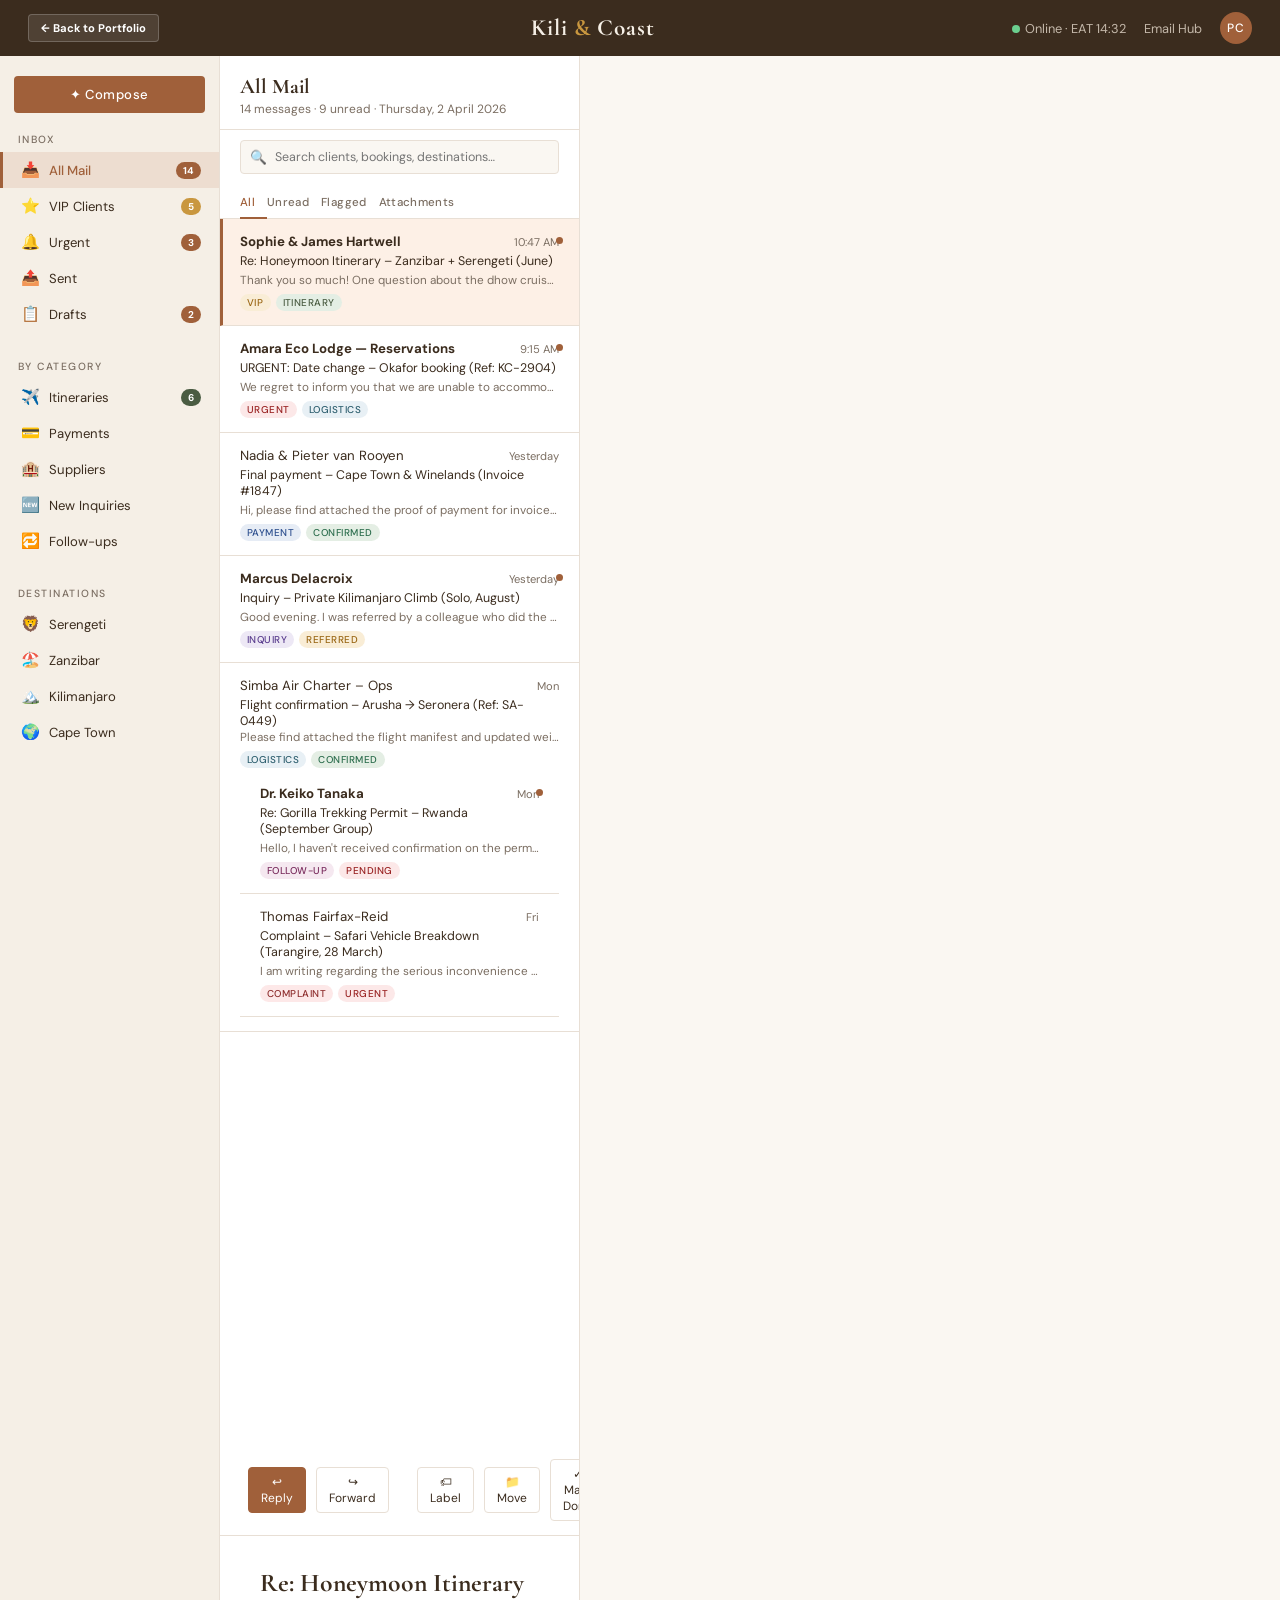
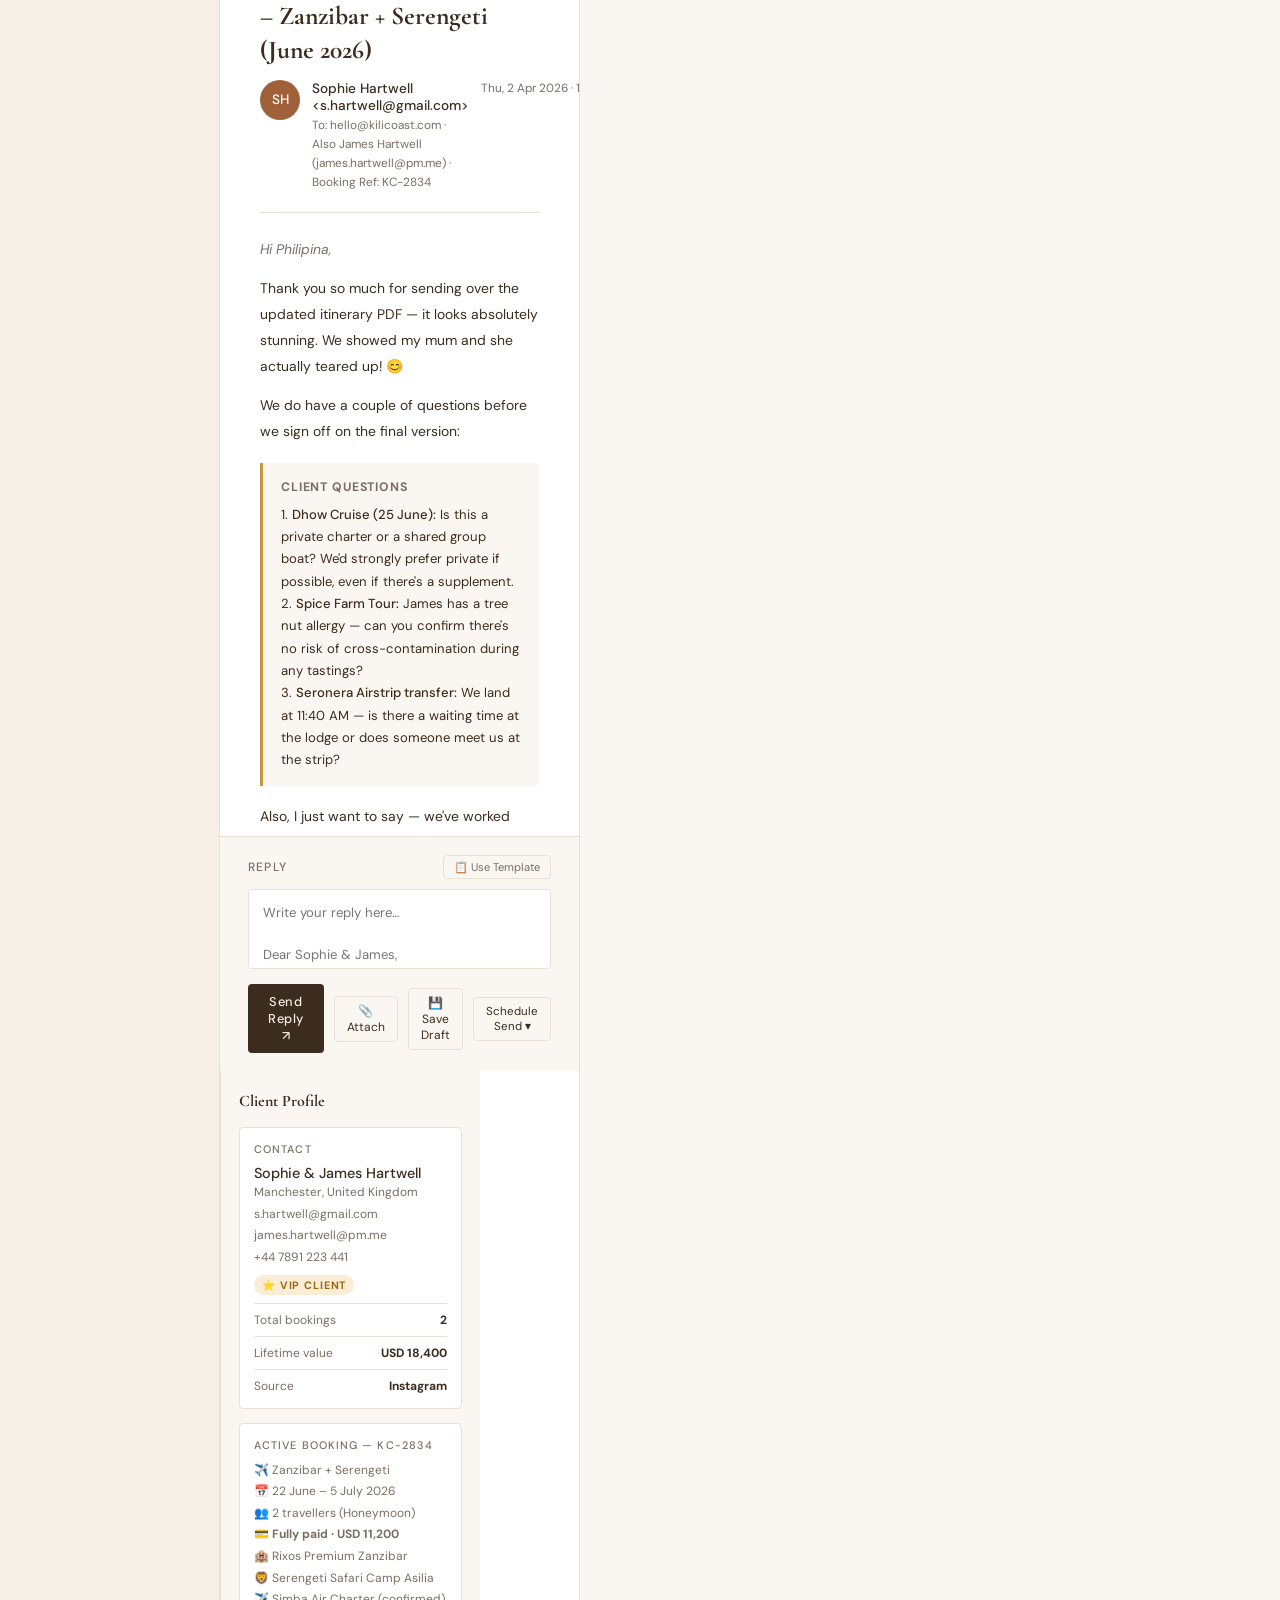
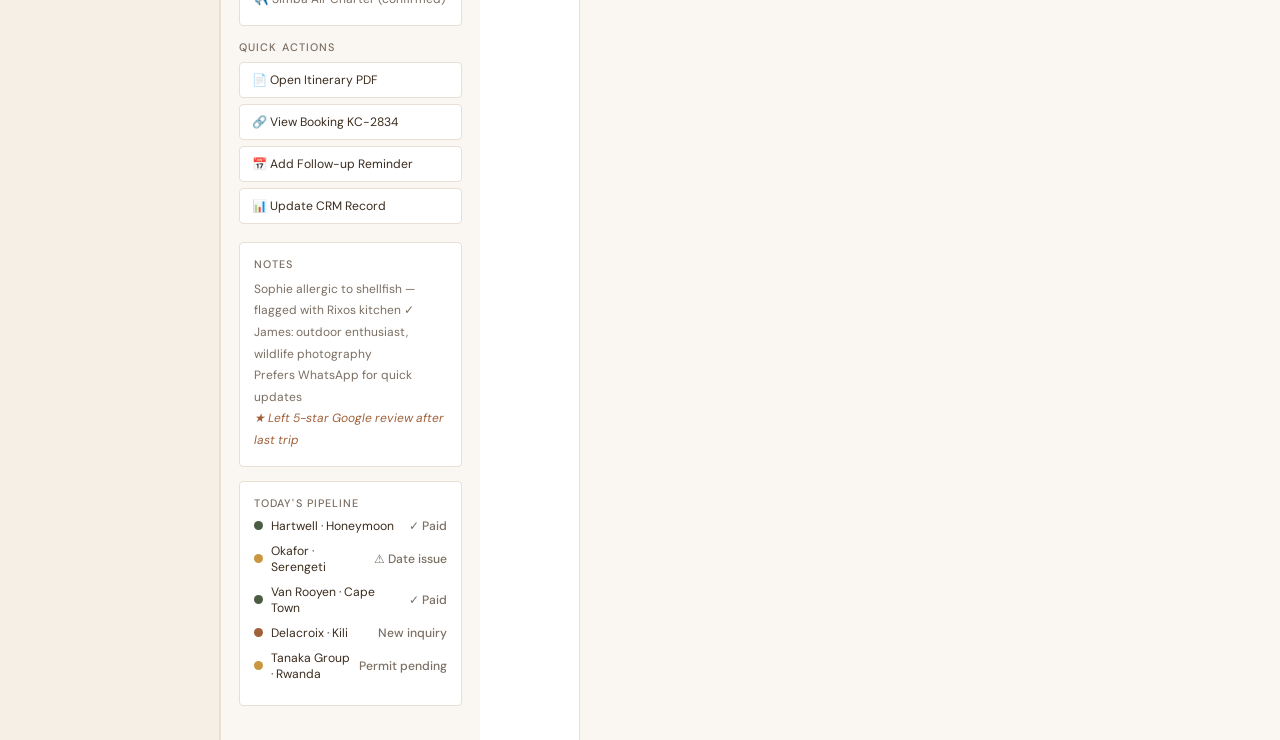
<file: pages/kili-coast-email-system.html>
<!DOCTYPE html>
<html lang="en">
<head>
<meta charset="UTF-8" />
<meta name="viewport" content="width=device-width, initial-scale=1.0"/>
<title>Kili & Coast — Email Hub</title>
<link href="https://fonts.googleapis.com/css2?family=Cormorant+Garamond:ital,wght@0,300;0,400;0,600;1,300;1,400&family=DM+Sans:wght@300;400;500&display=swap" rel="stylesheet"/>
<style>
  *, *::before, *::after { box-sizing: border-box; margin: 0; padding: 0; }

  :root {
    --sand: #f5efe6;
    --warm-white: #faf7f2;
    --bark: #3b2c1e;
    --clay: #a0603a;
    --gold: #c9973f;
    --moss: #4a5c42;
    --dusk: #7b6e62;
    --fog: #e8dfd5;
    --red: #b94040;
    --teal: #2d6e6e;
    --radius: 4px;
  }

  body {
    background: var(--warm-white);
    font-family: 'DM Sans', sans-serif;
    color: var(--bark);
    min-height: 100vh;
    display: flex;
    flex-direction: column;
  }

  /* ── TOP BAR ── */
  .topbar {
    background: var(--bark);
    color: var(--sand);
    display: flex;
    align-items: center;
    justify-content: space-between;
    padding: 0 28px;
    height: 56px;
    flex-shrink: 0;
  }
  .brand {
    font-family: 'Cormorant Garamond', serif;
    font-size: 1.45rem;
    font-weight: 700;
    letter-spacing: 0.04em;
  }
  .brand span { color: var(--gold); }
  .topbar-right {
    display: flex;
    align-items: center;
    gap: 18px;
    font-size: 0.8rem;
    color: #c4b8aa;
  }
  .avatar {
    width: 32px; height: 32px;
    border-radius: 50%;
    background: var(--clay);
    display: flex; align-items: center; justify-content: center;
    font-size: 0.75rem;
    font-weight: 500;
    color: #fff;
    letter-spacing: 0.05em;
  }
  .status-dot {
    width: 8px; height: 8px; border-radius: 50%;
    background: #6bcf8f; display: inline-block; margin-right: 5px;
  }

  /* ── LAYOUT ── */
  .shell {
    display: flex;
    flex: 1;
    overflow: hidden;
    height: calc(100vh - 56px);
  }

  /* ── SIDEBAR ── */
  .sidebar {
    width: 220px;
    background: var(--sand);
    border-right: 1px solid var(--fog);
    display: flex;
    flex-direction: column;
    padding: 20px 0;
    flex-shrink: 0;
  }
  .sidebar-section { margin-bottom: 28px; }
  .sidebar-label {
    font-size: 0.65rem;
    font-weight: 500;
    letter-spacing: 0.14em;
    text-transform: uppercase;
    color: var(--dusk);
    padding: 0 18px;
    margin-bottom: 6px;
  }
  .nav-item {
    display: flex;
    align-items: center;
    gap: 10px;
    padding: 8px 18px;
    font-size: 0.82rem;
    color: var(--bark);
    cursor: pointer;
    border-left: 3px solid transparent;
    transition: background 0.15s, border-color 0.15s;
  }
  .nav-item:hover { background: var(--fog); }
  .nav-item.active {
    border-left-color: var(--clay);
    background: #edddd0;
    font-weight: 500;
    color: var(--clay);
  }
  .nav-item .icon { font-size: 0.95rem; width: 18px; text-align: center; }
  .badge {
    margin-left: auto;
    background: var(--clay);
    color: #fff;
    font-size: 0.62rem;
    font-weight: 700;
    padding: 2px 7px;
    border-radius: 20px;
    letter-spacing: 0.02em;
  }
  .badge.gold { background: var(--gold); }
  .badge.moss { background: var(--moss); }

  .compose-btn {
    margin: 0 14px 20px;
    padding: 10px;
    background: var(--clay);
    color: #fff;
    border: none;
    border-radius: var(--radius);
    font-family: 'DM Sans', sans-serif;
    font-size: 0.82rem;
    font-weight: 500;
    letter-spacing: 0.04em;
    cursor: pointer;
    transition: background 0.15s;
    display: flex;
    align-items: center;
    justify-content: center;
    gap: 7px;
  }
  .compose-btn:hover { background: #8f4e28; }

  /* ── INBOX LIST ── */
  .inbox-panel {
    width: 360px;
    border-right: 1px solid var(--fog);
    display: flex;
    flex-direction: column;
    flex-shrink: 0;
    background: #fff;
  }
  .inbox-header {
    padding: 18px 20px 12px;
    border-bottom: 1px solid var(--fog);
  }
  .inbox-title {
    font-family: 'Cormorant Garamond', serif;
    font-size: 1.3rem;
    font-weight: 700;
    color: var(--bark);
  }
  .inbox-meta {
    font-size: 0.75rem;
    color: var(--dusk);
    margin-top: 2px;
  }
  .search-bar {
    margin: 10px 20px 14px;
    position: relative;
  }
  .search-bar input {
    width: 100%;
    padding: 8px 12px 8px 34px;
    border: 1px solid var(--fog);
    border-radius: var(--radius);
    font-family: 'DM Sans', sans-serif;
    font-size: 0.78rem;
    background: var(--warm-white);
    color: var(--bark);
    outline: none;
  }
  .search-bar input:focus { border-color: var(--clay); }
  .search-bar .search-icon {
    position: absolute; left: 10px; top: 50%;
    transform: translateY(-50%); font-size: 0.85rem; color: var(--dusk);
  }

  .filter-tabs {
    display: flex;
    gap: 0;
    border-bottom: 1px solid var(--fog);
    padding: 0 20px;
  }
  .filter-tab {
    font-size: 0.72rem;
    font-weight: 500;
    color: var(--dusk);
    padding: 7px 12px 7px 0;
    cursor: pointer;
    border-bottom: 2px solid transparent;
    margin-bottom: -1px;
    letter-spacing: 0.03em;
    transition: color 0.15s;
  }
  .filter-tab.active { color: var(--clay); border-bottom-color: var(--clay); }

  .email-list { overflow-y: auto; flex: 1; }
  .email-item {
    padding: 14px 20px;
    border-bottom: 1px solid var(--fog);
    cursor: pointer;
    transition: background 0.12s;
    position: relative;
  }
  .email-item:hover { background: var(--warm-white); }
  .email-item.active { background: #fdf0e6; border-left: 3px solid var(--clay); padding-left: 17px; }
  .email-item.unread .email-sender { font-weight: 700; }
  .email-item.unread::after {
    content: '';
    width: 7px; height: 7px;
    background: var(--clay);
    border-radius: 50%;
    position: absolute;
    right: 16px;
    top: 18px;
  }
  .email-row1 {
    display: flex;
    align-items: baseline;
    justify-content: space-between;
    margin-bottom: 3px;
  }
  .email-sender { font-size: 0.83rem; color: var(--bark); }
  .email-time { font-size: 0.7rem; color: var(--dusk); flex-shrink: 0; margin-left: 8px; }
  .email-subject { font-size: 0.78rem; color: var(--bark); margin-bottom: 3px; }
  .email-preview { font-size: 0.73rem; color: var(--dusk); white-space: nowrap; overflow: hidden; text-overflow: ellipsis; }
  .email-tags { display: flex; gap: 5px; margin-top: 6px; flex-wrap: wrap; }
  .tag {
    font-size: 0.62rem;
    font-weight: 500;
    letter-spacing: 0.05em;
    padding: 2px 7px;
    border-radius: 20px;
    text-transform: uppercase;
  }
  .tag-vip { background: #f9edd6; color: #9a6715; }
  .tag-urgent { background: #fce8e8; color: #922; }
  .tag-itinerary { background: #e4eee4; color: var(--moss); }
  .tag-payment { background: #e6ecf5; color: #2d4f8e; }
  .tag-inquiry { background: #ede8f5; color: #5a3d8e; }
  .tag-followup { background: #f5e8f0; color: #7a2d5e; }
  .tag-confirmed { background: #e4eee4; color: #2d6e4e; }
  .tag-logistics { background: #e8f0f5; color: #2d5e6e; }
  .tag-complaint { background: #fde8e8; color: #8e2d2d; }

  /* ── READING PANE ── */
  .reading-pane {
    flex: 1;
    display: flex;
    flex-direction: column;
    overflow: hidden;
    background: #fff;
  }
  .reading-toolbar {
    padding: 14px 28px;
    border-bottom: 1px solid var(--fog);
    display: flex;
    align-items: center;
    gap: 10px;
  }
  .tool-btn {
    background: none;
    border: 1px solid var(--fog);
    border-radius: var(--radius);
    padding: 6px 12px;
    font-family: 'DM Sans', sans-serif;
    font-size: 0.75rem;
    color: var(--bark);
    cursor: pointer;
    display: flex;
    align-items: center;
    gap: 5px;
    transition: background 0.12s, border-color 0.12s;
  }
  .tool-btn:hover { background: var(--fog); border-color: var(--dusk); }
  .tool-btn.primary {
    background: var(--clay);
    border-color: var(--clay);
    color: #fff;
  }
  .tool-btn.primary:hover { background: #8f4e28; }
  .tool-btn-sep { width: 1px; height: 24px; background: var(--fog); margin: 0 4px; }
  .ml-auto { margin-left: auto; }

  .email-body { flex: 1; overflow-y: auto; padding: 30px 40px; }
  .email-body-header { margin-bottom: 24px; padding-bottom: 20px; border-bottom: 1px solid var(--fog); }
  .email-body-subject {
    font-family: 'Cormorant Garamond', serif;
    font-size: 1.6rem;
    font-weight: 700;
    line-height: 1.3;
    color: var(--bark);
    margin-bottom: 14px;
  }
  .email-meta-row {
    display: flex;
    align-items: flex-start;
    gap: 12px;
  }
  .sender-avatar {
    width: 40px; height: 40px; border-radius: 50%;
    background: var(--clay);
    display: flex; align-items: center; justify-content: center;
    color: #fff; font-size: 0.85rem; font-weight: 500;
    flex-shrink: 0;
  }
  .sa-green { background: var(--moss); }
  .sa-teal { background: var(--teal); }
  .sa-gold { background: var(--gold); }
  .sa-red { background: var(--red); }
  .sa-bark { background: var(--bark); }
  .meta-info { flex: 1; }
  .meta-from { font-size: 0.85rem; font-weight: 500; color: var(--bark); }
  .meta-details { font-size: 0.74rem; color: var(--dusk); margin-top: 2px; line-height: 1.6; }
  .meta-time { font-size: 0.74rem; color: var(--dusk); flex-shrink: 0; }

  .email-content {
    font-size: 0.87rem;
    line-height: 1.85;
    color: #3b2c1e;
  }
  .email-content p { margin-bottom: 14px; }
  .email-content .greeting { font-style: italic; color: var(--dusk); }
  .email-content strong { color: var(--bark); font-weight: 500; }

  .info-box {
    background: var(--warm-white);
    border-left: 3px solid var(--gold);
    padding: 14px 18px;
    border-radius: 0 4px 4px 0;
    margin: 18px 0;
    font-size: 0.82rem;
    line-height: 1.7;
  }
  .info-box.alert { border-left-color: var(--red); background: #fff8f8; }
  .info-box.confirm { border-left-color: var(--moss); background: #f4f8f4; }
  .info-box-title { font-weight: 700; font-size: 0.77rem; text-transform: uppercase; letter-spacing: 0.07em; color: var(--dusk); margin-bottom: 6px; }

  .itinerary-table {
    width: 100%;
    border-collapse: collapse;
    margin: 16px 0;
    font-size: 0.8rem;
  }
  .itinerary-table th {
    background: var(--bark);
    color: var(--sand);
    padding: 8px 12px;
    text-align: left;
    font-weight: 500;
    font-size: 0.72rem;
    letter-spacing: 0.06em;
    text-transform: uppercase;
  }
  .itinerary-table td {
    padding: 9px 12px;
    border-bottom: 1px solid var(--fog);
    color: var(--bark);
  }
  .itinerary-table tr:nth-child(even) td { background: var(--warm-white); }

  .email-attachments {
    margin-top: 24px;
    padding-top: 18px;
    border-top: 1px solid var(--fog);
  }
  .attach-label { font-size: 0.72rem; text-transform: uppercase; letter-spacing: 0.1em; color: var(--dusk); font-weight: 500; margin-bottom: 10px; }
  .attach-files { display: flex; gap: 10px; flex-wrap: wrap; }
  .attach-file {
    display: flex; align-items: center; gap: 8px;
    border: 1px solid var(--fog);
    border-radius: var(--radius);
    padding: 8px 12px;
    font-size: 0.76rem;
    color: var(--bark);
    cursor: pointer;
    transition: background 0.12s;
  }
  .attach-file:hover { background: var(--fog); }
  .attach-icon { font-size: 1rem; }

  .reply-box {
    border-top: 1px solid var(--fog);
    padding: 18px 28px;
    background: var(--warm-white);
  }
  .reply-header { display: flex; align-items: center; gap: 10px; margin-bottom: 10px; }
  .reply-label { font-size: 0.75rem; text-transform: uppercase; letter-spacing: 0.1em; font-weight: 500; color: var(--dusk); }
  .reply-template-btn {
    margin-left: auto;
    background: none;
    border: 1px solid var(--fog);
    border-radius: var(--radius);
    padding: 4px 10px;
    font-size: 0.7rem;
    color: var(--dusk);
    cursor: pointer;
    font-family: 'DM Sans', sans-serif;
  }
  .reply-template-btn:hover { border-color: var(--clay); color: var(--clay); }
  .reply-textarea {
    width: 100%;
    min-height: 80px;
    border: 1px solid var(--fog);
    border-radius: var(--radius);
    padding: 12px 14px;
    font-family: 'DM Sans', sans-serif;
    font-size: 0.82rem;
    color: var(--bark);
    background: #fff;
    outline: none;
    resize: none;
    line-height: 1.6;
  }
  .reply-textarea:focus { border-color: var(--clay); }
  .reply-footer { display: flex; align-items: center; gap: 10px; margin-top: 10px; }
  .reply-send-btn {
    background: var(--bark);
    color: var(--sand);
    border: none;
    border-radius: var(--radius);
    padding: 9px 20px;
    font-family: 'DM Sans', sans-serif;
    font-size: 0.8rem;
    font-weight: 500;
    cursor: pointer;
    letter-spacing: 0.04em;
    transition: background 0.15s;
  }
  .reply-send-btn:hover { background: var(--clay); }

  /* ── RIGHT PANEL (CRM sidebar) ── */
  .crm-panel {
    width: 260px;
    border-left: 1px solid var(--fog);
    background: var(--warm-white);
    padding: 20px 18px;
    overflow-y: auto;
    flex-shrink: 0;
  }
  .crm-title { font-family: 'Cormorant Garamond', serif; font-size: 1rem; font-weight: 700; color: var(--bark); margin-bottom: 16px; }
  .crm-card { background: #fff; border: 1px solid var(--fog); border-radius: var(--radius); padding: 14px; margin-bottom: 14px; }
  .crm-card-title { font-size: 0.68rem; text-transform: uppercase; letter-spacing: 0.1em; color: var(--dusk); font-weight: 500; margin-bottom: 8px; }
  .crm-name { font-size: 0.9rem; font-weight: 500; color: var(--bark); }
  .crm-detail { font-size: 0.75rem; color: var(--dusk); line-height: 1.8; }
  .crm-stat { display: flex; justify-content: space-between; font-size: 0.75rem; color: var(--dusk); margin-top: 8px; padding-top: 8px; border-top: 1px solid var(--fog); }
  .crm-stat-val { font-weight: 700; color: var(--bark); }
  .priority-flag {
    display: inline-flex; align-items: center; gap: 4px;
    font-size: 0.67rem; font-weight: 700; text-transform: uppercase; letter-spacing: 0.08em;
    padding: 3px 8px; border-radius: 20px;
    margin-top: 6px;
  }
  .flag-vip { background: #f9edd6; color: #9a6715; }
  .flag-new { background: #e4eee4; color: var(--moss); }
  .flag-returning { background: #e6ecf5; color: #2d4f8e; }

  .quick-actions { margin-bottom: 18px; }
  .qa-btn {
    width: 100%;
    background: #fff;
    border: 1px solid var(--fog);
    border-radius: var(--radius);
    padding: 9px 12px;
    margin-bottom: 6px;
    font-family: 'DM Sans', sans-serif;
    font-size: 0.76rem;
    color: var(--bark);
    text-align: left;
    cursor: pointer;
    display: flex; align-items: center; gap: 8px;
    transition: background 0.12s;
  }
  .qa-btn:hover { background: var(--fog); }

  .pipeline-item { display: flex; align-items: center; gap: 8px; margin-bottom: 9px; font-size: 0.76rem; }
  .pipeline-dot { width: 9px; height: 9px; border-radius: 50%; flex-shrink: 0; }
  .dot-confirmed { background: var(--moss); }
  .dot-pending { background: var(--gold); }
  .dot-inquiry { background: var(--clay); }
  .pipeline-name { flex: 1; color: var(--bark); }
  .pipeline-val { color: var(--dusk); font-weight: 500; }

  /* ── SCROLLBAR ── */
  ::-webkit-scrollbar { width: 5px; }
  ::-webkit-scrollbar-track { background: transparent; }
  ::-webkit-scrollbar-thumb { background: var(--fog); border-radius: 10px; }

  /* email items hidden by default for JS switching */
  .reading-content { display: none; }
  .reading-content.visible { display: block; }


/* Responsive Shell Fix */
@media (max-width: 1100px) {
  .shell { grid-template-columns: 200px 1fr; height: auto; }
  .right, .right-panel { grid-column: span 2; border-left: none; border-top: 1px solid var(--fog); height: auto; }
}
@media (max-width: 768px) {
  .shell { display: flex; flex-direction: column; height: auto; }
  .left, .ls-sidebar { width: 100%; border-right: none; border-bottom: 1px solid var(--fog); height: auto; max-height: 300px; }
  .main { height: auto; overflow: visible; }
  .header { height: auto; padding: 10px 20px; flex-wrap: wrap; }
  .back-to-portfolio { margin-bottom: 8px; }
}
</style>

<!-- SEO & Performance Optimization -->
<meta name="description" content="Philipina Andrea Chezue is a freelance Executive Virtual Assistant in Dar es Salaam, specializing in remote operations, travel logistics, and project coordination for founders globally.">
<meta name="keywords" content="Executive Virtual Assistant, Remote VA, Operations Assistant, Project Coordination, Travel Logistics, Tanzania VA, Portfolio">
<meta name="robots" content="index, follow">
<meta http-equiv="X-UA-Compatible" content="IE=edge">
<link rel="canonical" href="https://philipinachezue.com/">
<link rel="manifest" href="/manifest.json">
<link rel="icon" type="image/x-icon" href="/assets/favicon.ico">

<!-- Open Graph / Social -->
<meta property="og:title" content="Philipina Andrea Chezue — Executive Virtual Assistant">
<meta property="og:description" content="Reclaim your time through expert operations, travel logistics, and project coordination that actually works.">
<meta property="og:type" content="website">
<meta property="og:url" content="https://philipinachezue.com/">
<meta property="og:image" content="https://philipinachezue.com/assets/images/img_9f2ae763.jpg">

<!-- Twitter -->
<meta name="twitter:card" content="summary_large_image">
<meta name="twitter:title" content="Philipina Andrea Chezue — Executive VA">
<meta name="twitter:description" content="Reclaim your time through expert operations and project coordination.">
<meta name="twitter:image" content="https://philipinachezue.com/assets/images/img_9f2ae763.jpg">

<!-- Structured Data -->
<script type="application/ld+json">
{
  "@context": "https://schema.org/",
  "@type": "Person",
  "name": "Philipina Andrea Chezue",
  "jobTitle": "Executive Virtual Assistant",
  "url": "https://philipinachezue.com",
  "email": "philipinachezue@outlook.com",
  "address": {
    "@type": "PostalAddress",
    "addressLocality": "Dar es Salaam",
    "addressCountry": "Tanzania"
  },
  "sameAs": [
    "https://www.linkedin.com/in/philipinaandreachezue/"
  ],
  "knowsAbout": ["Executive Support", "Project Coordination", "Travel Logistics", "Operations"]
}
</script>
<!-- End SEO -->


<style>
.back-to-portfolio {
  display: inline-flex;
  align-items: center;
  gap: 8px;
  padding: 6px 12px;
  background: rgba(255,255,255,0.1);
  border: 1px solid rgba(255,255,255,0.2);
  border-radius: 4px;
  color: #ffffff !important;
  text-decoration: none;
  font-size: 0.7rem;
  font-weight: 700;
  transition: all 0.2s;
  margin-right: 15px;
  z-index: 1001;
  position: relative;
}
[data-theme="dark"] .back-to-portfolio, 
body[style*="background:#0b0d0f"] .back-to-portfolio,
body[style*="background:var(--bg)"] .back-to-portfolio {
  background: rgba(255,255,255,0.05);
  border-color: rgba(255,255,255,0.1);
}
.back-to-portfolio:hover {
  background: var(--clay, var(--gold, var(--accent, #9e5a2e)));
  color: #ffffff !important;
  border-color: transparent;
}
</style>
</head>
<body>

<!-- TOP BAR -->
<div class="topbar">
  <a href="../index.html#work" class="back-to-portfolio">← Back to Portfolio</a>
  <div class="brand">Kili <span>&</span> Coast</div>
  <div class="topbar-right">
    <span><span class="status-dot"></span>Online · EAT 14:32</span>
    <span>Email Hub</span>
    <div class="avatar">PC</div>
  </div>
</div>

<div class="shell">

  <!-- SIDEBAR -->
  <div class="sidebar">
    <button class="compose-btn">✦ Compose</button>

    <div class="sidebar-section">
      <div class="sidebar-label">Inbox</div>
      <div class="nav-item active" onclick="setFolder(this)"><span class="icon">📥</span> All Mail <span class="badge">14</span></div>
      <div class="nav-item" onclick="setFolder(this)"><span class="icon">⭐</span> VIP Clients <span class="badge gold">5</span></div>
      <div class="nav-item" onclick="setFolder(this)"><span class="icon">🔔</span> Urgent <span class="badge">3</span></div>
      <div class="nav-item" onclick="setFolder(this)"><span class="icon">📤</span> Sent</div>
      <div class="nav-item" onclick="setFolder(this)"><span class="icon">📋</span> Drafts <span class="badge">2</span></div>
    </div>

    <div class="sidebar-section">
      <div class="sidebar-label">By Category</div>
      <div class="nav-item" onclick="setFolder(this)"><span class="icon">✈️</span> Itineraries <span class="badge moss">6</span></div>
      <div class="nav-item" onclick="setFolder(this)"><span class="icon">💳</span> Payments</div>
      <div class="nav-item" onclick="setFolder(this)"><span class="icon">🏨</span> Suppliers</div>
      <div class="nav-item" onclick="setFolder(this)"><span class="icon">🆕</span> New Inquiries</div>
      <div class="nav-item" onclick="setFolder(this)"><span class="icon">🔁</span> Follow-ups</div>
    </div>

    <div class="sidebar-section">
      <div class="sidebar-label">Destinations</div>
      <div class="nav-item" onclick="setFolder(this)"><span class="icon">🦁</span> Serengeti</div>
      <div class="nav-item" onclick="setFolder(this)"><span class="icon">🏖️</span> Zanzibar</div>
      <div class="nav-item" onclick="setFolder(this)"><span class="icon">🏔️</span> Kilimanjaro</div>
      <div class="nav-item" onclick="setFolder(this)"><span class="icon">🌍</span> Cape Town</div>
    </div>
  </div>

  <!-- INBOX LIST -->
  <div class="inbox-panel">
    <div class="inbox-header">
      <div class="inbox-title">All Mail</div>
      <div class="inbox-meta">14 messages · 9 unread · Thursday, 2 April 2026</div>
    </div>
    <div class="search-bar">
      <span class="search-icon">🔍</span>
      <input type="text" placeholder="Search clients, bookings, destinations…" />
    </div>
    <div class="filter-tabs">
      <div class="filter-tab active">All</div>
      <div class="filter-tab">Unread</div>
      <div class="filter-tab">Flagged</div>
      <div class="filter-tab">Attachments</div>
    </div>
    <div class="email-list">

      <div class="email-item unread active" onclick="showEmail(0, this)">
        <div class="email-row1">
          <span class="email-sender">Sophie & James Hartwell</span>
          <span class="email-time">10:47 AM</span>
        </div>
        <div class="email-subject">Re: Honeymoon Itinerary – Zanzibar + Serengeti (June)</div>
        <div class="email-preview">Thank you so much! One question about the dhow cruise — is it private or group? Also James wanted to check…</div>
        <div class="email-tags">
          <span class="tag tag-vip">VIP</span>
          <span class="tag tag-itinerary">Itinerary</span>
        </div>
      </div>

      <div class="email-item unread" onclick="showEmail(1, this)">
        <div class="email-row1">
          <span class="email-sender">Amara Eco Lodge — Reservations</span>
          <span class="email-time">9:15 AM</span>
        </div>
        <div class="email-subject">URGENT: Date change – Okafor booking (Ref: KC-2904)</div>
        <div class="email-preview">We regret to inform you that we are unable to accommodate the original check-in of 14 June due to a previously…</div>
        <div class="email-tags">
          <span class="tag tag-urgent">Urgent</span>
          <span class="tag tag-logistics">Logistics</span>
        </div>
      </div>

      <div class="email-item" onclick="showEmail(2, this)">
        <div class="email-row1">
          <span class="email-sender">Nadia & Pieter van Rooyen</span>
          <span class="email-time">Yesterday</span>
        </div>
        <div class="email-subject">Final payment – Cape Town & Winelands (Invoice #1847)</div>
        <div class="email-preview">Hi, please find attached the proof of payment for invoice #1847. We're so excited — truly can't wait for May!</div>
        <div class="email-tags">
          <span class="tag tag-payment">Payment</span>
          <span class="tag tag-confirmed">Confirmed</span>
        </div>
      </div>

      <div class="email-item unread" onclick="showEmail(3, this)">
        <div class="email-row1">
          <span class="email-sender">Marcus Delacroix</span>
          <span class="email-time">Yesterday</span>
        </div>
        <div class="email-subject">Inquiry – Private Kilimanjaro Climb (Solo, August)</div>
        <div class="email-preview">Good evening. I was referred by a colleague who did the Lemosho route with you last year. I am interested in a fully…</div>
        <div class="email-tags">
          <span class="tag tag-inquiry">Inquiry</span>
          <span class="tag tag-vip">Referred</span>
        </div>
      </div>

      <div class="email-item" onclick="showEmail(4, this)">
        <div class="email-row1">
          <span class="email-sender">Simba Air Charter – Ops</span>
          <span class="email-time">Mon</span>
        </div>
        <div class="email-subject">Flight confirmation – Arusha → Seronera (Ref: SA-0449)</span>
        <div class="email-preview">Please find attached the flight manifest and updated weight allowance for the Hartwell party. Departure confirmed 07:15…</div>
        <div class="email-tags">
          <span class="tag tag-logistics">Logistics</span>
          <span class="tag tag-confirmed">Confirmed</span>
        </div>
      </div>

      <div class="email-item unread" onclick="showEmail(5, this)">
        <div class="email-row1">
          <span class="email-sender">Dr. Keiko Tanaka</span>
          <span class="email-time">Mon</span>
        </div>
        <div class="email-subject">Re: Gorilla Trekking Permit – Rwanda (September Group)</div>
        <div class="email-preview">Hello, I haven't received confirmation on the permit dates yet. Could you please update me? My team is asking about…</div>
        <div class="email-tags">
          <span class="tag tag-followup">Follow-up</span>
          <span class="tag tag-urgent">Pending</span>
        </div>
      </div>

      <div class="email-item" onclick="showEmail(6, this)">
        <div class="email-row1">
          <span class="email-sender">Thomas Fairfax-Reid</span>
          <span class="email-time">Fri</span>
        </div>
        <div class="email-subject">Complaint – Safari Vehicle Breakdown (Tarangire, 28 March)</div>
        <div class="email-preview">I am writing regarding the serious inconvenience we experienced during game drive #3 on 28 March. The vehicle…</div>
        <div class="email-tags">
          <span class="tag tag-complaint">Complaint</span>
          <span class="tag tag-urgent">Urgent</span>
        </div>
      </div>

    </div>
  </div>

  <!-- READING PANE -->
  <div class="reading-pane">
    <div class="reading-toolbar">
      <button class="tool-btn primary">↩ Reply</button>
      <button class="tool-btn">↪ Forward</button>
      <div class="tool-btn-sep"></div>
      <button class="tool-btn">🏷 Label</button>
      <button class="tool-btn">📁 Move</button>
      <button class="tool-btn">✓ Mark Done</button>
      <div class="tool-btn-sep"></div>
      <button class="tool-btn">🗓 Add to Calendar</button>
      <button class="tool-btn ml-auto">🗑 Archive</button>
    </div>

    <div class="email-body">

      <!-- EMAIL 0: Hartwell Honeymoon -->
      <div class="reading-content visible" id="email-0">
        <div class="email-body-header">
          <div class="email-body-subject">Re: Honeymoon Itinerary – Zanzibar + Serengeti (June 2026)</div>
          <div class="email-meta-row">
            <div class="sender-avatar sa-clay">SH</div>
            <div class="meta-info">
              <div class="meta-from">Sophie Hartwell &lt;s.hartwell@gmail.com&gt;</div>
              <div class="meta-details">To: hello@kilicoast.com · Also James Hartwell (james.hartwell@pm.me) · Booking Ref: KC-2834</div>
            </div>
            <div class="meta-time">Thu, 2 Apr 2026 · 10:47 AM</div>
          </div>
        </div>
        <div class="email-content">
          <p class="greeting">Hi Philipina,</p>
          <p>Thank you so much for sending over the updated itinerary PDF — it looks absolutely stunning. We showed my mum and she actually teared up! 😊</p>
          <p>We do have a couple of questions before we sign off on the final version:</p>
          <div class="info-box">
            <div class="info-box-title">Client Questions</div>
            1. <strong>Dhow Cruise (25 June):</strong> Is this a private charter or a shared group boat? We'd strongly prefer private if possible, even if there's a supplement. <br/>
            2. <strong>Spice Farm Tour:</strong> James has a tree nut allergy — can you confirm there's no risk of cross-contamination during any tastings?<br/>
            3. <strong>Seronera Airstrip transfer:</strong> We land at 11:40 AM — is there a waiting time at the lodge or does someone meet us at the strip?
          </div>
          <p>Also, I just want to say — we've worked with two other travel companies before and this is by far the most thoughtful planning we've received. The day-by-day structure with the sunrise and sunset notes was such a lovely touch.</p>
          <p>Looking forward to hearing from you!</p>
          <p>Warm regards,<br/><strong>Sophie & James Hartwell</strong></p>
        </div>

        <div class="email-attachments">
          <div class="attach-label">Attachments (2)</div>
          <div class="attach-files">
            <div class="attach-file"><span class="attach-icon">📄</span> KC-2834_Itinerary_v3.pdf <span style="color:var(--dusk);margin-left:6px;font-size:0.68rem;">2.1 MB</span></div>
            <div class="attach-file"><span class="attach-icon">🖼</span> ZNZ_Rixos_Room_Upgrade.jpg <span style="color:var(--dusk);margin-left:6px;font-size:0.68rem;">890 KB</span></div>
          </div>
        </div>
      </div>

      <!-- EMAIL 1: Amara Lodge Urgent -->
      <div class="reading-content" id="email-1">
        <div class="email-body-header">
          <div class="email-body-subject">URGENT: Date change – Okafor booking (Ref: KC-2904)</div>
          <div class="email-meta-row">
            <div class="sender-avatar sa-moss">AL</div>
            <div class="meta-info">
              <div class="meta-from">Amara Eco Lodge – Reservations &lt;reservations@amaraecolodge.co.tz&gt;</div>
              <div class="meta-details">To: operations@kilicoast.com · Booking Ref: KC-2904 · Guest: Mr. & Mrs. Okafor</div>
            </div>
            <div class="meta-time">Thu, 2 Apr 2026 · 9:15 AM</div>
          </div>
        </div>
        <div class="email-content">
          <p class="greeting">Dear Philipina,</p>
          <p>We regret to inform you that we are unable to accommodate the original check-in of <strong>14 June 2026</strong> for Mr. & Mrs. Okafor (Booking Ref: KC-2904) due to a previously undisclosed maintenance closure on the Nile Suite wing.</p>
          <div class="info-box alert">
            <div class="info-box-title">⚠ Supplier Alert – Action Required</div>
            Affected booking: <strong>Mr. & Mrs. Chukwuemeka Okafor</strong> · Check-in: 14–18 June 2026<br/>
            Alternative availability: <strong>16–20 June</strong> (2-day shift) or <strong>7–11 June</strong> (one week earlier)<br/>
            Suite category: Nile Suite with private plunge pool — same rate guaranteed<br/>
            Response required by: <strong>Friday 4 April, 5:00 PM EAT</strong>
          </div>
          <p>We sincerely apologise for the disruption and are committed to making this right. We are also prepared to offer a complimentary sundowner boat cruise (value: USD 180/couple) as a goodwill gesture if the clients choose either alternative date.</p>
          <p>Please do advise at your earliest convenience so we can hold the alternative dates accordingly.</p>
          <p>Kind regards,<br/><strong>Zawadi Mwangi</strong><br/>Reservations Manager, Amara Eco Lodge</p>
        </div>
      </div>

      <!-- EMAIL 2: Van Rooyen Payment -->
      <div class="reading-content" id="email-2">
        <div class="email-body-header">
          <div class="email-body-subject">Final payment – Cape Town & Winelands (Invoice #1847)</div>
          <div class="email-meta-row">
            <div class="sender-avatar sa-teal">NV</div>
            <div class="meta-info">
              <div class="meta-from">Nadia van Rooyen &lt;nadia.vanrooyen@outlook.com&gt;</div>
              <div class="meta-details">To: accounts@kilicoast.com · Booking Ref: KC-2711 · Travel: 2–9 May 2026</div>
            </div>
            <div class="meta-time">Wed, 1 Apr 2026 · 3:52 PM</div>
          </div>
        </div>
        <div class="email-content">
          <p class="greeting">Hi Philipina,</p>
          <p>Hope you're well! Please find attached the proof of payment for the final balance on Invoice #1847 — <strong>ZAR 42,600</strong> transferred from FNB account. The reference used was KC-2711.</p>
          <div class="info-box confirm">
            <div class="info-box-title">✓ Payment Details</div>
            Invoice: #1847 · Amount: ZAR 42,600 (final balance)<br/>
            Transfer date: 1 April 2026 · Bank: FNB South Africa<br/>
            Reference: KC-2711<br/>
            Status: <strong>Awaiting confirmation from Kili & Coast</strong>
          </div>
          <p>Pieter has been checking the weather and is very excited about the whale watching day we added last minute. Could you also confirm whether the wine tasting in Franschhoek requires smart casual or if casual wear is fine?</p>
          <p>Cheers!<br/><strong>Nadia & Pieter</strong></p>
        </div>
        <div class="email-attachments">
          <div class="attach-label">Attachments (1)</div>
          <div class="attach-files">
            <div class="attach-file"><span class="attach-icon">📄</span> POP_Invoice1847_VanRooyen.pdf <span style="color:var(--dusk);margin-left:6px;font-size:0.68rem;">340 KB</span></div>
          </div>
        </div>
      </div>

      <!-- EMAIL 3: Delacroix Inquiry -->
      <div class="reading-content" id="email-3">
        <div class="email-body-header">
          <div class="email-body-subject">Inquiry – Private Kilimanjaro Climb (Solo, August 2026)</div>
          <div class="email-meta-row">
            <div class="sender-avatar sa-gold">MD</div>
            <div class="meta-info">
              <div class="meta-from">Marcus Delacroix &lt;m.delacroix@deloitte.fr&gt;</div>
              <div class="meta-details">To: hello@kilicoast.com · New inquiry (unbooked) · Referred by: Laurent Beaumont</div>
            </div>
            <div class="meta-time">Wed, 1 Apr 2026 · 8:12 PM</div>
          </div>
        </div>
        <div class="email-content">
          <p class="greeting">Good evening,</p>
          <p>My name is Marcus Delacroix. I am a senior partner at Deloitte France and was referred to your agency by my colleague Laurent Beaumont, who completed the Lemosho Route with you in October 2024. He spoke very highly of the operational quality and attention to detail.</p>
          <p>I am interested in a <strong>fully private, solo climb</strong> of Kilimanjaro via the Lemosho Route, ideally during <strong>August 2026</strong> (I have flexibility around the 10th–25th). I have some specific requirements:</p>
          <div class="info-box">
            <div class="info-box-title">Client Requirements</div>
            • Private expedition — no shared groups at any stage<br/>
            • High altitude porter-to-climber ratio (minimum 3:1)<br/>
            • Satellite communication device for daily check-ins with my PA in Paris<br/>
            • Pre and post-climb stay: <strong>5-star lodge in Arusha</strong> (prefer Elewana or equivalent)<br/>
            • Dietary: vegetarian, no gluten<br/>
            • I will require a detailed medical briefing document for my GP before departure
          </div>
          <p>Please send me a preliminary quote and availability at your earliest convenience. I am happy to jump on a call next week if helpful.</p>
          <p>Kind regards,<br/><strong>Marcus Delacroix</strong><br/><em>Senior Partner, Deloitte Consulting – Paris</em></p>
        </div>
      </div>

      <!-- EMAIL 4: Simba Air -->
      <div class="reading-content" id="email-4">
        <div class="email-body-header">
          <div class="email-body-subject">Flight confirmation – Arusha → Seronera (Ref: SA-0449)</div>
          <div class="email-meta-row">
            <div class="sender-avatar sa-bark">SA</div>
            <div class="meta-info">
              <div class="meta-from">Simba Air Charter – Operations &lt;ops@simbaaircharter.co.tz&gt;</div>
              <div class="meta-details">To: operations@kilicoast.com · Linked booking: KC-2834 (Hartwell)</div>
            </div>
            <div class="meta-time">Mon, 30 Mar 2026 · 11:03 AM</div>
          </div>
        </div>
        <div class="email-content">
          <p class="greeting">Hi Philipina,</p>
          <p>Please find below and attached the confirmed flight details for the Hartwell party travelling on the Kili & Coast booking reference KC-2834.</p>
          <table class="itinerary-table">
            <thead>
              <tr><th>Leg</th><th>Route</th><th>Date</th><th>Dep.</th><th>Arr.</th><th>Aircraft</th></tr>
            </thead>
            <tbody>
              <tr><td>1</td><td>ARK → SEU</td><td>22 Jun 2026</td><td>07:15</td><td>08:45</td><td>Cessna 208B</td></tr>
              <tr><td>2</td><td>SEU → ZNZ</td><td>25 Jun 2026</td><td>14:30</td><td>16:00</td><td>Cessna 208B</td></tr>
            </tbody>
          </table>
          <div class="info-box confirm">
            <div class="info-box-title">Luggage Allowance Note</div>
            Soft-sided bags only · 15 kg per person checked + 5 kg carry-on<br/>
            Excess baggage: USD 5/kg · Must be declared 48 hrs before departure<br/>
            Ground handler at Seronera: Mr. Elias Kimaro (+255 712 443 009)
          </div>
          <p>Please confirm passenger names match passports. Manifest attached for your records.</p>
          <p>Regards,<br/><strong>Fatuma Njoro</strong><br/>Operations, Simba Air Charter</p>
        </div>
        <div class="email-attachments">
          <div class="attach-label">Attachments (2)</div>
          <div class="attach-files">
            <div class="attach-file"><span class="attach-icon">📄</span> SA-0449_Flight_Manifest.pdf</div>
            <div class="attach-file"><span class="attach-icon">📄</span> SA-0449_Confirmation_Letter.pdf</div>
          </div>
        </div>
      </div>

      <!-- EMAIL 5: Tanaka Follow-up -->
      <div class="reading-content" id="email-5">
        <div class="email-body-header">
          <div class="email-body-subject">Re: Gorilla Trekking Permit – Rwanda (September Group)</div>
          <div class="email-meta-row">
            <div class="sender-avatar sa-teal">KT</div>
            <div class="meta-info">
              <div class="meta-from">Dr. Keiko Tanaka &lt;k.tanaka@icu.ac.jp&gt;</div>
              <div class="meta-details">To: hello@kilicoast.com · Group booking: KC-2990 · 6 travellers · Departure: 4 Sep 2026</div>
            </div>
            <div class="meta-time">Mon, 30 Mar 2026 · 4:18 PM</div>
          </div>
        </div>
        <div class="email-content">
          <p class="greeting">Hello Philipina,</p>
          <p>I hope you are well. I am writing to follow up as I have not yet received confirmation on the gorilla trekking permit dates for our September group (Booking KC-2990).</p>
          <div class="info-box alert">
            <div class="info-box-title">⚠ Pending — Follow-up Required</div>
            Group: 6 travellers (Dr. Tanaka + 5 colleagues, ICU Tokyo)<br/>
            Requested permit date: <strong>7 September 2026</strong> – Volcanoes National Park<br/>
            Last update from RDB: Permit pending allocation (as of 18 March)<br/>
            Action needed: Chase Rwanda Development Board for permit status
          </div>
          <p>My team is asking about the permit status as they need to finalise their visa applications and travel insurance by mid-April. Could you please provide an update by <strong>Friday 4 April</strong> at the latest?</p>
          <p>Thank you for your attention to this matter.</p>
          <p>With regards,<br/><strong>Dr. Keiko Tanaka</strong><br/><em>Professor of Ecology, International Christian University — Tokyo</em></p>
        </div>
      </div>

      <!-- EMAIL 6: Complaint -->
      <div class="reading-content" id="email-6">
        <div class="email-body-header">
          <div class="email-body-subject">Complaint – Safari Vehicle Breakdown (Tarangire, 28 March 2026)</div>
          <div class="email-meta-row">
            <div class="sender-avatar sa-red">TF</div>
            <div class="meta-info">
              <div class="meta-from">Thomas Fairfax-Reid &lt;t.fairfax@barclays.co.uk&gt;</div>
              <div class="meta-details">To: hello@kilicoast.com · Past booking: KC-2601 · Travel: 25–30 Mar 2026</div>
            </div>
            <div class="meta-time">Fri, 28 Mar 2026 · 7:55 PM</div>
          </div>
        </div>
        <div class="email-content">
          <p class="greeting">Dear Kili & Coast,</p>
          <p>I am writing to formally express my dissatisfaction regarding an incident that occurred on <strong>28 March 2026</strong> during Game Drive #3 in Tarangire National Park.</p>
          <div class="info-box alert">
            <div class="info-box-title">⚠ Complaint Summary</div>
            Incident: Vehicle breakdown during afternoon game drive — stranded for 2h 40min<br/>
            Impact: Missed sundowner at Tarangire Treetops (non-refundable experience)<br/>
            Guide conduct: Guide did not communicate clearly or offer water during wait<br/>
            Resolution requested: Partial refund or credit toward future booking
          </div>
          <p>The breakdown itself, while unfortunate, is understandable. However, the lack of communication and the fact that we waited over two and a half hours in 34°C heat without water or shade — and that our guide made no effort to contact your operations team — is simply not acceptable for a premium product at this price point.</p>
          <p>I would appreciate a formal response within <strong>48 hours</strong> and a clear outline of what remediation you are prepared to offer.</p>
          <p>Regards,<br/><strong>Thomas Fairfax-Reid</strong><br/><em>Executive Director, Barclays Investment Bank</em></p>
        </div>
      </div>

    </div><!-- /email-body -->

    <!-- REPLY BOX -->
    <div class="reply-box">
      <div class="reply-header">
        <div class="reply-label">Reply</div>
        <button class="reply-template-btn">📋 Use Template</button>
      </div>
      <textarea class="reply-textarea" placeholder="Write your reply here…

Dear Sophie & James,

Thank you for your kind words — it means so much to hear that! I'm happy to answer your questions:

1. Dhow Cruise: This is a fully private charter exclusive to your booking…"></textarea>
      <div class="reply-footer">
        <button class="reply-send-btn">Send Reply ↗</button>
        <button class="tool-btn">📎 Attach</button>
        <button class="tool-btn">💾 Save Draft</button>
        <button class="tool-btn" style="margin-left:auto; font-size:0.72rem;">Schedule Send ▾</button>
      </div>
    </div>

  </div><!-- /reading-pane -->

  <!-- CRM RIGHT PANEL -->
  <div class="crm-panel">
    <div class="crm-title">Client Profile</div>

    <div class="crm-card">
      <div class="crm-card-title">Contact</div>
      <div class="crm-name">Sophie & James Hartwell</div>
      <div class="crm-detail">
        Manchester, United Kingdom<br/>
        s.hartwell@gmail.com<br/>
        james.hartwell@pm.me<br/>
        +44 7891 223 441
      </div>
      <span class="priority-flag flag-vip">⭐ VIP Client</span>
      <div class="crm-stat">
        <span>Total bookings</span>
        <span class="crm-stat-val">2</span>
      </div>
      <div class="crm-stat">
        <span>Lifetime value</span>
        <span class="crm-stat-val">USD 18,400</span>
      </div>
      <div class="crm-stat">
        <span>Source</span>
        <span class="crm-stat-val">Instagram</span>
      </div>
    </div>

    <div class="crm-card">
      <div class="crm-card-title">Active Booking — KC-2834</div>
      <div class="crm-detail">
        ✈️ Zanzibar + Serengeti<br/>
        📅 22 June – 5 July 2026<br/>
        👥 2 travellers (Honeymoon)<br/>
        💳 <strong>Fully paid · USD 11,200</strong><br/>
        🏨 Rixos Premium Zanzibar<br/>
        🦁 Serengeti Safari Camp Asilia<br/>
        ✈️ Simba Air Charter (confirmed)
      </div>
    </div>

    <div class="quick-actions">
      <div class="crm-card-title">Quick Actions</div>
      <button class="qa-btn">📄 Open Itinerary PDF</button>
      <button class="qa-btn">🔗 View Booking KC-2834</button>
      <button class="qa-btn">📅 Add Follow-up Reminder</button>
      <button class="qa-btn">📊 Update CRM Record</button>
    </div>

    <div class="crm-card">
      <div class="crm-card-title">Notes</div>
      <div class="crm-detail">
        Sophie allergic to shellfish — flagged with Rixos kitchen ✓<br/>
        James: outdoor enthusiast, wildlife photography<br/>
        Prefers WhatsApp for quick updates<br/>
        <em style="color:var(--clay)">★ Left 5-star Google review after last trip</em>
      </div>
    </div>

    <div class="crm-card">
      <div class="crm-card-title">Today's Pipeline</div>
      <div class="pipeline-item"><span class="pipeline-dot dot-confirmed"></span><span class="pipeline-name">Hartwell · Honeymoon</span><span class="pipeline-val">✓ Paid</span></div>
      <div class="pipeline-item"><span class="pipeline-dot dot-pending"></span><span class="pipeline-name">Okafor · Serengeti</span><span class="pipeline-val">⚠ Date issue</span></div>
      <div class="pipeline-item"><span class="pipeline-dot dot-confirmed"></span><span class="pipeline-name">Van Rooyen · Cape Town</span><span class="pipeline-val">✓ Paid</span></div>
      <div class="pipeline-item"><span class="pipeline-dot dot-inquiry"></span><span class="pipeline-name">Delacroix · Kili</span><span class="pipeline-val">New inquiry</span></div>
      <div class="pipeline-item"><span class="pipeline-dot dot-pending"></span><span class="pipeline-name">Tanaka Group · Rwanda</span><span class="pipeline-val">Permit pending</span></div>
    </div>

  </div>

</div><!-- /shell -->

<script>
  function showEmail(index, el) {
    document.querySelectorAll('.email-item').forEach(e => e.classList.remove('active'));
    el.classList.add('active');
    el.classList.remove('unread');
    document.querySelectorAll('.reading-content').forEach(e => e.classList.remove('visible'));
    document.getElementById('email-' + index).classList.add('visible');
  }

  function setFolder(el) {
    document.querySelectorAll('.nav-item').forEach(e => e.classList.remove('active'));
    el.classList.add('active');
  }
</script>
</body>
</html>
</file>
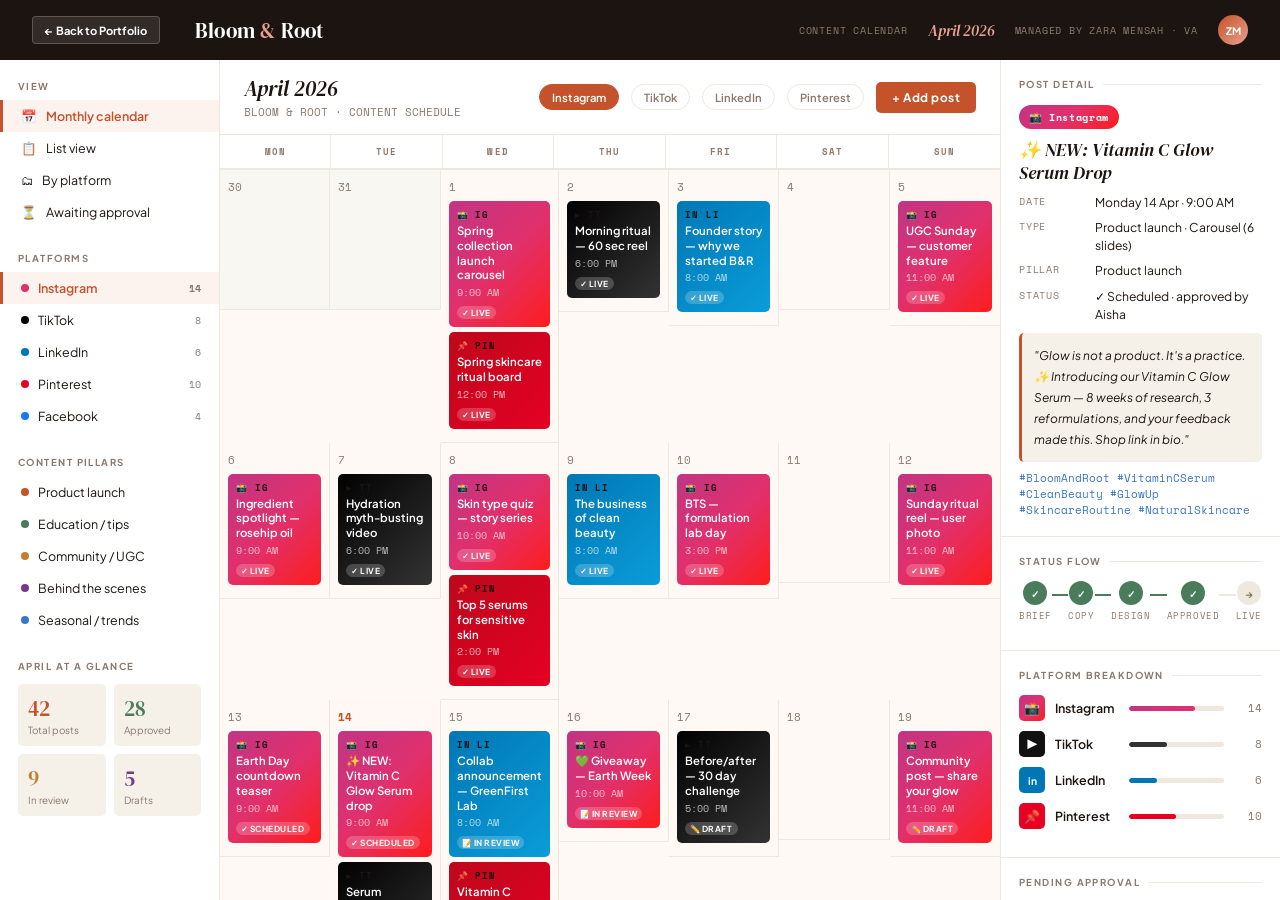
<file: pages/social-media-content-calendar.html>
<!DOCTYPE html>
<html lang="en">
<head>
<meta charset="UTF-8"/>
<meta name="viewport" content="width=device-width, initial-scale=1.0"/>
<title>Content Calendar — Bloom & Root</title>
<link href="https://fonts.googleapis.com/css2?family=DM+Serif+Display:ital@0;1&family=Plus+Jakarta+Sans:wght@300;400;500;600;700&family=Space+Mono:wght@400;700&display=swap" rel="stylesheet"/>
<style>
*,*::before,*::after{box-sizing:border-box;margin:0;padding:0;}
:root{
  --bg:#fef9f4;
  --white:#ffffff;
  --ink:#1c1410;
  --terracotta:#c4522a;
  --terracotta-lt:#e07848;
  --blush:#e8a090;
  --sage:#4a7c5c;
  --sage-lt:#7aaa8a;
  --gold:#c08030;
  --sky:#3a78c4;
  --plum:#7a3a8c;
  --fog:#eee8df;
  --fog2:#f5f0e8;
  --muted:#8a7a6e;
  --serif:'DM Serif Display',serif;
  --sans:'Plus Jakarta Sans',sans-serif;
  --mono:'Space Mono',monospace;
}
body{background:var(--bg);font-family:var(--sans);color:var(--ink);min-height:100vh;}
@keyframes fadeUp{from{opacity:0;transform:translateY(10px);}to{opacity:1;transform:translateY(0);}}
@keyframes shimmer{0%{background-position:-200% center;}100%{background-position:200% center;}}

/* HEADER */
.header{background:var(--ink);padding:0 32px;height:60px;display:flex;align-items:center;gap:20px;}
.brand{font-family:var(--serif);font-size:1.3rem;color:#fff;letter-spacing:.01em;}
.brand span{color:var(--blush);}
.hd-sep{flex:1;}
.hd-tag{font-family:var(--mono);font-size:.62rem;color:#8a7a6e;letter-spacing:.08em;text-transform:uppercase;}
.hd-month{font-family:var(--serif);font-size:.95rem;font-style:italic;color:var(--blush);}
.hd-avatar{width:30px;height:30px;border-radius:50%;background:linear-gradient(135deg,var(--terracotta),var(--blush));display:flex;align-items:center;justify-content:center;font-size:.65rem;font-weight:700;color:#fff;}

/* LAYOUT */
.shell{display:grid;grid-template-columns:220px 1fr 280px;height:calc(100vh - 60px);}

/* LEFT SIDEBAR */
.left{background:var(--white);border-right:1px solid var(--fog);padding:20px 0;overflow-y:auto;}
.ls-section{margin-bottom:24px;}
.ls-label{font-size:.6rem;font-weight:700;letter-spacing:.15em;text-transform:uppercase;color:var(--muted);padding:0 18px 8px;}
.ls-item{display:flex;align-items:center;gap:9px;padding:8px 18px;font-size:.78rem;color:var(--ink);cursor:pointer;transition:background .12s;border-left:3px solid transparent;}
.ls-item:hover{background:var(--fog2);}
.ls-item.active{border-left-color:var(--terracotta);background:#fdf3ee;color:var(--terracotta);font-weight:600;}
.ls-dot{width:8px;height:8px;border-radius:50%;flex-shrink:0;}
.ls-count{margin-left:auto;font-size:.62rem;font-family:var(--mono);color:var(--muted);}

.stat-mini{display:grid;grid-template-columns:1fr 1fr;gap:8px;padding:4px 18px;}
.sm-card{background:var(--fog2);border-radius:5px;padding:10px 10px;}
.sm-num{font-family:var(--serif);font-size:1.3rem;color:var(--ink);}
.sm-label{font-size:.62rem;color:var(--muted);margin-top:1px;}

/* MAIN CALENDAR */
.main{display:flex;flex-direction:column;overflow:hidden;}
.cal-toolbar{background:var(--white);border-bottom:1px solid var(--fog);padding:14px 24px;display:flex;align-items:center;gap:12px;flex-shrink:0;}
.ct-title{font-family:var(--serif);font-size:1.3rem;font-style:italic;color:var(--ink);}
.ct-sub{font-size:.7rem;color:var(--muted);font-family:var(--mono);}
.ct-spacer{flex:1;}
.filter-pill{padding:5px 12px;border:1.5px solid var(--fog);border-radius:40px;font-size:.7rem;font-weight:600;cursor:pointer;transition:all .12s;color:var(--muted);background:var(--white);}
.filter-pill:hover{border-color:var(--terracotta);color:var(--terracotta);}
.filter-pill.on{background:var(--terracotta);border-color:var(--terracotta);color:#fff;}
.add-btn{background:var(--terracotta);color:#fff;border:none;border-radius:5px;padding:8px 16px;font-family:var(--sans);font-size:.74rem;font-weight:700;cursor:pointer;letter-spacing:.04em;transition:background .15s;}
.add-btn:hover{background:var(--terracotta-lt);}

/* WEEK HEADER */
.week-cols{display:grid;grid-template-columns:repeat(7,1fr);border-bottom:2px solid var(--fog);background:var(--white);flex-shrink:0;}
.wc-head{padding:10px 12px;text-align:center;border-right:1px solid var(--fog);}
.wc-head:last-child{border-right:none;}
.wcd{font-size:.58rem;font-weight:700;letter-spacing:.12em;text-transform:uppercase;color:var(--muted);font-family:var(--mono);}
.wcn{font-size:1.1rem;font-family:var(--serif);font-style:italic;color:var(--ink);margin-top:1px;}
.wc-head.today .wcn{color:var(--terracotta);}

/* CALENDAR GRID */
.cal-grid-scroll{flex:1;overflow-y:auto;}
.cal-grid{display:grid;grid-template-columns:repeat(7,1fr);align-items:start;}
.cal-cell{border-right:1px solid var(--fog);border-bottom:1px solid var(--fog);min-height:140px;padding:8px;position:relative;transition:background .12s;}
.cal-cell:nth-child(7n){border-right:none;}
.cal-cell:hover{background:#fdf9f5;}
.cal-cell.today{background:#fff8f4;}
.cal-cell.other-month{background:#f9f7f2;}
.cell-date{font-size:.7rem;font-family:var(--mono);color:var(--muted);margin-bottom:6px;}
.cal-cell.today .cell-date{color:var(--terracotta);font-weight:700;}

/* POST CARDS */
.post-card{border-radius:5px;padding:7px 8px;margin-bottom:5px;cursor:pointer;transition:filter .15s,transform .12s;animation:fadeUp .3s ease both;}
.post-card:hover{filter:brightness(1.04);transform:translateY(-1px);}
.pc-platform{font-size:.55rem;font-weight:700;letter-spacing:.1em;text-transform:uppercase;font-family:var(--mono);margin-bottom:3px;display:flex;align-items:center;gap:4px;}
.pc-title{font-size:.71rem;font-weight:600;line-height:1.3;color:#fff;}
.pc-time{font-size:.6rem;color:rgba(255,255,255,.7);margin-top:2px;font-family:var(--mono);}
.pc-status{display:inline-block;font-size:.52rem;font-weight:700;letter-spacing:.06em;text-transform:uppercase;padding:1px 5px;border-radius:20px;background:rgba(255,255,255,.2);color:#fff;margin-top:3px;}

/* Platform colors */
.p-ig{background:linear-gradient(135deg,#c13584,#e1306c,#fd1d1d);}
.p-tt{background:linear-gradient(135deg,#010101,#333);}
.p-li{background:linear-gradient(135deg,#0077b5,#0a9dd9);}
.p-pin{background:linear-gradient(135deg,#bd081c,#e60023);}
.p-fb{background:linear-gradient(135deg,#1877f2,#42a5f5);}
.p-yt{background:linear-gradient(135deg,#ff0000,#ff5252);}

/* ADD CELL */
.add-cell{border:1.5px dashed var(--fog);border-radius:5px;padding:6px;text-align:center;cursor:pointer;color:var(--muted);font-size:.65rem;transition:all .12s;margin-bottom:5px;}
.add-cell:hover{border-color:var(--terracotta);color:var(--terracotta);background:#fff5f0;}

/* RIGHT PANEL */
.right{background:var(--white);border-left:1px solid var(--fog);overflow-y:auto;display:flex;flex-direction:column;}
.rp-sec{padding:18px 18px;border-bottom:1px solid var(--fog);}
.rp-lbl{font-size:.6rem;font-weight:700;letter-spacing:.15em;text-transform:uppercase;color:var(--muted);margin-bottom:14px;display:flex;align-items:center;gap:8px;}
.rp-lbl::after{content:'';flex:1;height:1px;background:var(--fog);}

/* POST DETAIL */
.pd-platform-badge{display:inline-flex;align-items:center;gap:6px;padding:4px 10px;border-radius:20px;font-size:.65rem;font-weight:700;letter-spacing:.06em;font-family:var(--mono);color:#fff;margin-bottom:10px;}
.pd-title{font-family:var(--serif);font-size:1.1rem;font-style:italic;color:var(--ink);margin-bottom:8px;line-height:1.3;}
.pd-kv{display:flex;gap:8px;margin-bottom:7px;font-size:.76rem;}
.pd-key{color:var(--muted);font-size:.63rem;text-transform:uppercase;letter-spacing:.08em;font-family:var(--mono);min-width:68px;flex-shrink:0;padding-top:1px;}
.pd-val{color:var(--ink);line-height:1.5;}
.pd-caption{background:var(--fog2);border-radius:5px;padding:12px;font-size:.75rem;line-height:1.75;color:var(--ink);margin-top:10px;font-style:italic;border-left:3px solid var(--terracotta);}
.pd-hashtags{margin-top:8px;font-size:.68rem;color:var(--sky);font-family:var(--mono);}

/* STATUS FLOW */
.status-flow{display:flex;align-items:center;gap:0;margin:10px 0;}
.sf-step{flex:1;text-align:center;position:relative;}
.sf-dot{width:24px;height:24px;border-radius:50%;margin:0 auto 4px;display:flex;align-items:center;justify-content:center;font-size:.65rem;color:#fff;font-weight:700;}
.sf-label{font-size:.58rem;font-family:var(--mono);text-transform:uppercase;letter-spacing:.06em;color:var(--muted);}
.sf-line{flex:1;height:2px;margin-top:-14px;}

/* PLATFORM BREAKDOWN */
.platform-row{display:flex;align-items:center;gap:10px;margin-bottom:10px;}
.prow-icon{width:28px;height:28px;border-radius:5px;display:flex;align-items:center;justify-content:center;font-size:.75rem;flex-shrink:0;}
.prow-name{font-size:.78rem;font-weight:600;flex:1;}
.prow-bar{flex:1.5;height:5px;background:var(--fog);border-radius:5px;overflow:hidden;}
.prow-fill{height:100%;border-radius:5px;}
.prow-count{font-family:var(--mono);font-size:.68rem;color:var(--muted);min-width:28px;text-align:right;}

/* APPROVAL */
.approval-item{display:flex;gap:10px;padding:9px 0;border-bottom:1px solid var(--fog);align-items:flex-start;}
.approval-item:last-child{border-bottom:none;}
.ai-status{width:22px;height:22px;border-radius:50%;display:flex;align-items:center;justify-content:center;font-size:.62rem;color:#fff;flex-shrink:0;margin-top:1px;}
.ai-body{flex:1;}
.ai-title{font-size:.78rem;font-weight:600;color:var(--ink);margin-bottom:2px;}
.ai-meta{font-size:.66rem;color:var(--muted);}
.ai-action{font-size:.66rem;font-weight:600;color:var(--terracotta);cursor:pointer;flex-shrink:0;padding-top:2px;}

::-webkit-scrollbar{width:4px;}
::-webkit-scrollbar-track{background:transparent;}
::-webkit-scrollbar-thumb{background:var(--fog);border-radius:10px;}

/* Responsive Shell Fix */
@media (max-width: 1100px) {
  .shell { grid-template-columns: 200px 1fr; height: auto; }
  .right, .right-panel { grid-column: span 2; border-left: none; border-top: 1px solid var(--fog); height: auto; }
}
@media (max-width: 768px) {
  .shell { display: flex; flex-direction: column; height: auto; }
  .left, .ls-sidebar { width: 100%; border-right: none; border-bottom: 1px solid var(--fog); height: auto; max-height: 300px; }
  .main { height: auto; overflow: visible; }
  .header { height: auto; padding: 10px 20px; flex-wrap: wrap; }
  .back-to-portfolio { margin-bottom: 8px; }
}
</style>

<!-- SEO & Performance Optimization -->
<meta name="description" content="Philipina Andrea Chezue is a freelance Executive Virtual Assistant in Dar es Salaam, specializing in remote operations, travel logistics, and project coordination for founders globally.">
<meta name="keywords" content="Executive Virtual Assistant, Remote VA, Operations Assistant, Project Coordination, Travel Logistics, Tanzania VA, Portfolio">
<meta name="robots" content="index, follow">
<meta http-equiv="X-UA-Compatible" content="IE=edge">
<link rel="canonical" href="https://philipinachezue.com/">
<link rel="manifest" href="/manifest.json">
<link rel="icon" type="image/x-icon" href="/assets/favicon.ico">

<!-- Open Graph / Social -->
<meta property="og:title" content="Philipina Andrea Chezue — Executive Virtual Assistant">
<meta property="og:description" content="Reclaim your time through expert operations, travel logistics, and project coordination that actually works.">
<meta property="og:type" content="website">
<meta property="og:url" content="https://philipinachezue.com/">
<meta property="og:image" content="https://philipinachezue.com/assets/images/img_9f2ae763.jpg">

<!-- Twitter -->
<meta name="twitter:card" content="summary_large_image">
<meta name="twitter:title" content="Philipina Andrea Chezue — Executive VA">
<meta name="twitter:description" content="Reclaim your time through expert operations and project coordination.">
<meta name="twitter:image" content="https://philipinachezue.com/assets/images/img_9f2ae763.jpg">

<!-- Structured Data -->
<script type="application/ld+json">
{
  "@context": "https://schema.org/",
  "@type": "Person",
  "name": "Philipina Andrea Chezue",
  "jobTitle": "Executive Virtual Assistant",
  "url": "https://philipinachezue.com",
  "email": "philipinachezue@outlook.com",
  "address": {
    "@type": "PostalAddress",
    "addressLocality": "Dar es Salaam",
    "addressCountry": "Tanzania"
  },
  "sameAs": [
    "https://www.linkedin.com/in/philipinaandreachezue/"
  ],
  "knowsAbout": ["Executive Support", "Project Coordination", "Travel Logistics", "Operations"]
}
</script>
<!-- End SEO -->


<style>
.back-to-portfolio {
  display: inline-flex;
  align-items: center;
  gap: 8px;
  padding: 6px 12px;
  background: rgba(255,255,255,0.1);
  border: 1px solid rgba(255,255,255,0.2);
  border-radius: 4px;
  color: #ffffff !important;
  text-decoration: none;
  font-size: 0.7rem;
  font-weight: 700;
  transition: all 0.2s;
  margin-right: 15px;
  z-index: 1001;
  position: relative;
  white-space: nowrap;
}
[data-theme="dark"] .back-to-portfolio, 
body[style*="background:#0b0d0f"] .back-to-portfolio,
body[style*="background:var(--bg)"] .back-to-portfolio {
  background: rgba(255,255,255,0.05);
  border-color: rgba(255,255,255,0.1);
}
.back-to-portfolio:hover {
  background: var(--clay, var(--gold, var(--accent, #9e5a2e)));
  color: #ffffff !important;
  border-color: transparent;
}
</style>
</head>
<body>

<div class="header">
  <a href="../index.html#work" class="back-to-portfolio">← Back to Portfolio</a>
  <div class="brand">Bloom <span>&</span> Root</div>
  <div class="hd-sep"></div>
  <div class="hd-tag">Content Calendar</div>
  <div class="hd-month">April 2026</div>
  <div class="hd-tag">Managed by Zara Mensah · VA</div>
  <div class="hd-avatar">ZM</div>
</div>

<div class="shell">

  <!-- LEFT -->
  <div class="left">
    <div class="ls-section">
      <div class="ls-label">View</div>
      <div class="ls-item active"><span>📅</span> Monthly calendar</div>
      <div class="ls-item"><span>📋</span> List view</div>
      <div class="ls-item"><span>🗂</span> By platform</div>
      <div class="ls-item"><span>⏳</span> Awaiting approval</div>
    </div>

    <div class="ls-section">
      <div class="ls-label">Platforms</div>
      <div class="ls-item active"><span class="ls-dot" style="background:#e1306c"></span>Instagram<span class="ls-count">14</span></div>
      <div class="ls-item"><span class="ls-dot" style="background:#010101"></span>TikTok<span class="ls-count">8</span></div>
      <div class="ls-item"><span class="ls-dot" style="background:#0077b5"></span>LinkedIn<span class="ls-count">6</span></div>
      <div class="ls-item"><span class="ls-dot" style="background:#e60023"></span>Pinterest<span class="ls-count">10</span></div>
      <div class="ls-item"><span class="ls-dot" style="background:#1877f2"></span>Facebook<span class="ls-count">4</span></div>
    </div>

    <div class="ls-section">
      <div class="ls-label">Content pillars</div>
      <div class="ls-item"><span class="ls-dot" style="background:var(--terracotta)"></span>Product launch</div>
      <div class="ls-item"><span class="ls-dot" style="background:var(--sage)"></span>Education / tips</div>
      <div class="ls-item"><span class="ls-dot" style="background:var(--gold)"></span>Community / UGC</div>
      <div class="ls-item"><span class="ls-dot" style="background:var(--plum)"></span>Behind the scenes</div>
      <div class="ls-item"><span class="ls-dot" style="background:var(--sky)"></span>Seasonal / trends</div>
    </div>

    <div class="ls-section">
      <div class="ls-label">April at a glance</div>
      <div class="stat-mini">
        <div class="sm-card"><div class="sm-num" style="color:var(--terracotta)">42</div><div class="sm-label">Total posts</div></div>
        <div class="sm-card"><div class="sm-num" style="color:var(--sage)">28</div><div class="sm-label">Approved</div></div>
        <div class="sm-card"><div class="sm-num" style="color:var(--gold)">9</div><div class="sm-label">In review</div></div>
        <div class="sm-card"><div class="sm-num" style="color:var(--plum)">5</div><div class="sm-label">Drafts</div></div>
      </div>
    </div>
  </div>

  <!-- MAIN CALENDAR -->
  <div class="main">
    <div class="cal-toolbar">
      <div>
        <div class="ct-title">April 2026</div>
        <div class="ct-sub">BLOOM & ROOT · CONTENT SCHEDULE</div>
      </div>
      <div class="ct-spacer"></div>
      <div class="filter-pill on" onclick="this.classList.toggle('on')">Instagram</div>
      <div class="filter-pill" onclick="this.classList.toggle('on')">TikTok</div>
      <div class="filter-pill" onclick="this.classList.toggle('on')">LinkedIn</div>
      <div class="filter-pill" onclick="this.classList.toggle('on')">Pinterest</div>
      <button class="add-btn">+ Add post</button>
    </div>

    <!-- WEEK HEADER -->
    <div class="week-cols">
      <div class="wc-head"><div class="wcd">Mon</div></div>
      <div class="wc-head"><div class="wcd">Tue</div></div>
      <div class="wc-head"><div class="wcd">Wed</div></div>
      <div class="wc-head"><div class="wcd">Thu</div></div>
      <div class="wc-head"><div class="wcd">Fri</div></div>
      <div class="wc-head"><div class="wcd">Sat</div></div>
      <div class="wc-head"><div class="wcd">Sun</div></div>
    </div>

    <div class="cal-grid-scroll">
      <div class="cal-grid">

        <!-- Week 1: Mar 30 – Apr 5 -->
        <div class="cal-cell other-month"><div class="cell-date">30</div></div>
        <div class="cal-cell other-month"><div class="cell-date">31</div></div>
        <div class="cal-cell"><div class="cell-date">1</div>
          <div class="post-card p-ig" onclick="showPost('spring-launch')">
            <div class="pc-platform">📸 IG</div>
            <div class="pc-title">Spring collection launch carousel</div>
            <div class="pc-time">9:00 AM</div>
            <div class="pc-status">✓ Live</div>
          </div>
          <div class="post-card p-pin" onclick="showPost('spring-pin')">
            <div class="pc-platform">📌 PIN</div>
            <div class="pc-title">Spring skincare ritual board</div>
            <div class="pc-time">12:00 PM</div>
            <div class="pc-status">✓ Live</div>
          </div>
        </div>
        <div class="cal-cell"><div class="cell-date">2</div>
          <div class="post-card p-tt" onclick="showPost('tiktok-routine')">
            <div class="pc-platform">▶ TT</div>
            <div class="pc-title">Morning ritual — 60 sec reel</div>
            <div class="pc-time">6:00 PM</div>
            <div class="pc-status">✓ Live</div>
          </div>
        </div>
        <div class="cal-cell"><div class="cell-date">3</div>
          <div class="post-card p-li" onclick="showPost('li-founder')">
            <div class="pc-platform">in LI</div>
            <div class="pc-title">Founder story — why we started B&R</div>
            <div class="pc-time">8:00 AM</div>
            <div class="pc-status">✓ Live</div>
          </div>
        </div>
        <div class="cal-cell"><div class="cell-date">4</div></div>
        <div class="cal-cell"><div class="cell-date">5</div>
          <div class="post-card p-ig" onclick="showPost('ugc-sunday')">
            <div class="pc-platform">📸 IG</div>
            <div class="pc-title">UGC Sunday — customer feature</div>
            <div class="pc-time">11:00 AM</div>
            <div class="pc-status">✓ Live</div>
          </div>
        </div>

        <!-- Week 2: Apr 6–12 -->
        <div class="cal-cell"><div class="cell-date">6</div>
          <div class="post-card p-ig" onclick="showPost('ingredient-monday')">
            <div class="pc-platform">📸 IG</div>
            <div class="pc-title">Ingredient spotlight — rosehip oil</div>
            <div class="pc-time">9:00 AM</div>
            <div class="pc-status">✓ Live</div>
          </div>
        </div>
        <div class="cal-cell"><div class="cell-date">7</div>
          <div class="post-card p-tt">
            <div class="pc-platform">▶ TT</div>
            <div class="pc-title">Hydration myth-busting video</div>
            <div class="pc-time">6:00 PM</div>
            <div class="pc-status">✓ Live</div>
          </div>
        </div>
        <div class="cal-cell"><div class="cell-date">8</div>
          <div class="post-card p-ig" onclick="showPost('quiz-post')">
            <div class="pc-platform">📸 IG</div>
            <div class="pc-title">Skin type quiz — story series</div>
            <div class="pc-time">10:00 AM</div>
            <div class="pc-status">✓ Live</div>
          </div>
          <div class="post-card p-pin">
            <div class="pc-platform">📌 PIN</div>
            <div class="pc-title">Top 5 serums for sensitive skin</div>
            <div class="pc-time">2:00 PM</div>
            <div class="pc-status">✓ Live</div>
          </div>
        </div>
        <div class="cal-cell"><div class="cell-date">9</div>
          <div class="post-card p-li">
            <div class="pc-platform">in LI</div>
            <div class="pc-title">The business of clean beauty</div>
            <div class="pc-time">8:00 AM</div>
            <div class="pc-status">✓ Live</div>
          </div>
        </div>
        <div class="cal-cell"><div class="cell-date">10</div>
          <div class="post-card p-ig" onclick="showPost('bts-friday')">
            <div class="pc-platform">📸 IG</div>
            <div class="pc-title">BTS — formulation lab day</div>
            <div class="pc-time">3:00 PM</div>
            <div class="pc-status">✓ Live</div>
          </div>
        </div>
        <div class="cal-cell"><div class="cell-date">11</div></div>
        <div class="cal-cell"><div class="cell-date">12</div>
          <div class="post-card p-ig">
            <div class="pc-platform">📸 IG</div>
            <div class="pc-title">Sunday ritual reel — user photo</div>
            <div class="pc-time">11:00 AM</div>
            <div class="pc-status">✓ Live</div>
          </div>
        </div>

        <!-- Week 3: Apr 13–19 (current week) -->
        <div class="cal-cell"><div class="cell-date">13</div>
          <div class="post-card p-ig" onclick="showPost('earth-day-teaser')">
            <div class="pc-platform">📸 IG</div>
            <div class="pc-title">Earth Day countdown teaser</div>
            <div class="pc-time">9:00 AM</div>
            <div class="pc-status">✓ Scheduled</div>
          </div>
        </div>
        <div class="cal-cell today"><div class="cell-date">14</div>
          <div class="post-card p-ig" onclick="showPost('new-serum')">
            <div class="pc-platform">📸 IG</div>
            <div class="pc-title">✨ NEW: Vitamin C Glow Serum drop</div>
            <div class="pc-time">9:00 AM</div>
            <div class="pc-status">✓ Scheduled</div>
          </div>
          <div class="post-card p-tt" onclick="showPost('serum-tiktok')">
            <div class="pc-platform">▶ TT</div>
            <div class="pc-title">Serum application routine — reel</div>
            <div class="pc-time">6:00 PM</div>
            <div class="pc-status">📝 In review</div>
          </div>
        </div>
        <div class="cal-cell"><div class="cell-date">15</div>
          <div class="post-card p-li" onclick="showPost('li-collab')">
            <div class="pc-platform">in LI</div>
            <div class="pc-title">Collab announcement — GreenFirst Lab</div>
            <div class="pc-time">8:00 AM</div>
            <div class="pc-status">📝 In review</div>
          </div>
          <div class="post-card p-pin">
            <div class="pc-platform">📌 PIN</div>
            <div class="pc-title">Vitamin C skincare guide infographic</div>
            <div class="pc-time">12:00 PM</div>
            <div class="pc-status">✓ Scheduled</div>
          </div>
        </div>
        <div class="cal-cell"><div class="cell-date">16</div>
          <div class="post-card p-ig" onclick="showPost('giveaway')">
            <div class="pc-platform">📸 IG</div>
            <div class="pc-title">💚 Giveaway — Earth Week</div>
            <div class="pc-time">10:00 AM</div>
            <div class="pc-status">📝 In review</div>
          </div>
        </div>
        <div class="cal-cell"><div class="cell-date">17</div>
          <div class="post-card p-tt">
            <div class="pc-platform">▶ TT</div>
            <div class="pc-title">Before/after — 30 day challenge</div>
            <div class="pc-time">5:00 PM</div>
            <div class="pc-status">✏️ Draft</div>
          </div>
        </div>
        <div class="cal-cell"><div class="cell-date">18</div></div>
        <div class="cal-cell"><div class="cell-date">19</div>
          <div class="post-card p-ig">
            <div class="pc-platform">📸 IG</div>
            <div class="pc-title">Community post — share your glow</div>
            <div class="pc-time">11:00 AM</div>
            <div class="pc-status">✏️ Draft</div>
          </div>
        </div>

        <!-- Week 4: Apr 20–26 -->
        <div class="cal-cell"><div class="cell-date">20</div></div>
        <div class="cal-cell"><div class="cell-date">21</div>
          <div class="post-card p-ig">
            <div class="pc-platform">📸 IG</div>
            <div class="pc-title">🌍 Earth Day — brand values post</div>
            <div class="pc-time">9:00 AM</div>
            <div class="pc-status">✏️ Draft</div>
          </div>
        </div>
        <div class="cal-cell"><div class="cell-date">22</div>
          <div class="post-card p-li">
            <div class="pc-platform">in LI</div>
            <div class="pc-title">Sustainability report 2026</div>
            <div class="pc-time">8:00 AM</div>
            <div class="pc-status">✏️ Draft</div>
          </div>
          <div class="post-card p-tt">
            <div class="pc-platform">▶ TT</div>
            <div class="pc-title">Behind our packaging redesign</div>
            <div class="pc-time">6:00 PM</div>
            <div class="pc-status">✏️ Draft</div>
          </div>
        </div>
        <div class="cal-cell"><div class="cell-date">23</div>
          <div class="add-cell">+ Add post</div>
        </div>
        <div class="cal-cell"><div class="cell-date">24</div>
          <div class="add-cell">+ Add post</div>
        </div>
        <div class="cal-cell"><div class="cell-date">25</div></div>
        <div class="cal-cell"><div class="cell-date">26</div></div>

        <!-- Week 5 -->
        <div class="cal-cell"><div class="cell-date">27</div></div>
        <div class="cal-cell"><div class="cell-date">28</div></div>
        <div class="cal-cell"><div class="cell-date">29</div>
          <div class="post-card p-ig">
            <div class="pc-platform">📸 IG</div>
            <div class="pc-title">May preview — what's coming</div>
            <div class="pc-time">9:00 AM</div>
            <div class="pc-status">✏️ Draft</div>
          </div>
        </div>
        <div class="cal-cell"><div class="cell-date">30</div></div>
        <div class="cal-cell other-month"><div class="cell-date">1</div></div>
        <div class="cal-cell other-month"><div class="cell-date">2</div></div>
        <div class="cal-cell other-month"><div class="cell-date">3</div></div>
      </div>
    </div>
  </div>

  <!-- RIGHT PANEL -->
  <div class="right">
    <div class="rp-sec">
      <div class="rp-lbl">Post Detail</div>
      <div id="post-detail">
        <div class="pd-platform-badge p-ig">📸 Instagram</div>
        <div class="pd-title" id="pd-title">✨ NEW: Vitamin C Glow Serum Drop</div>
        <div class="pd-kv"><span class="pd-key">Date</span><span class="pd-val" id="pd-date">Monday 14 Apr · 9:00 AM</span></div>
        <div class="pd-kv"><span class="pd-key">Type</span><span class="pd-val" id="pd-type">Product launch · Carousel (6 slides)</span></div>
        <div class="pd-kv"><span class="pd-key">Pillar</span><span class="pd-val" id="pd-pillar">Product launch</span></div>
        <div class="pd-kv"><span class="pd-key">Status</span><span class="pd-val" id="pd-status">✓ Scheduled · approved by Aisha</span></div>
        <div class="pd-caption" id="pd-caption">"Glow is not a product. It's a practice. ✨ Introducing our Vitamin C Glow Serum — 8 weeks of research, 3 reformulations, and your feedback made this. Shop link in bio."</div>
        <div class="pd-hashtags" id="pd-hashtags">#BloomAndRoot #VitaminCSerum #CleanBeauty #GlowUp #SkincareRoutine #NaturalSkincare</div>
      </div>
    </div>

    <div class="rp-sec">
      <div class="rp-lbl">Status Flow</div>
      <div class="status-flow">
        <div class="sf-step"><div class="sf-dot" style="background:var(--sage);">✓</div><div class="sf-label">Brief</div></div>
        <div class="sf-line" style="background:var(--sage);height:2px;margin-top:-14px;"></div>
        <div class="sf-step"><div class="sf-dot" style="background:var(--sage);">✓</div><div class="sf-label">Copy</div></div>
        <div class="sf-line" style="background:var(--sage);height:2px;margin-top:-14px;"></div>
        <div class="sf-step"><div class="sf-dot" style="background:var(--sage);">✓</div><div class="sf-label">Design</div></div>
        <div class="sf-line" style="background:var(--sage);height:2px;margin-top:-14px;"></div>
        <div class="sf-step"><div class="sf-dot" style="background:var(--sage);">✓</div><div class="sf-label">Approved</div></div>
        <div class="sf-line" style="background:var(--fog);height:2px;margin-top:-14px;"></div>
        <div class="sf-step"><div class="sf-dot" style="background:var(--fog);color:var(--muted);">→</div><div class="sf-label">Live</div></div>
      </div>
    </div>

    <div class="rp-sec">
      <div class="rp-lbl">Platform Breakdown</div>
      <div class="platform-row">
        <div class="prow-icon p-ig" style="border-radius:5px;color:#fff;font-size:.8rem;width:26px;height:26px;display:flex;align-items:center;justify-content:center;">📸</div>
        <div class="prow-name">Instagram</div>
        <div class="prow-bar"><div class="prow-fill" style="width:70%;background:linear-gradient(90deg,#c13584,#e1306c);"></div></div>
        <div class="prow-count">14</div>
      </div>
      <div class="platform-row">
        <div class="prow-icon" style="background:#111;border-radius:5px;color:#fff;font-size:.8rem;width:26px;height:26px;display:flex;align-items:center;justify-content:center;">▶</div>
        <div class="prow-name">TikTok</div>
        <div class="prow-bar"><div class="prow-fill" style="width:40%;background:#333;"></div></div>
        <div class="prow-count">8</div>
      </div>
      <div class="platform-row">
        <div class="prow-icon" style="background:#0077b5;border-radius:5px;color:#fff;font-size:.65rem;font-weight:700;width:26px;height:26px;display:flex;align-items:center;justify-content:center;font-family:var(--sans);">in</div>
        <div class="prow-name">LinkedIn</div>
        <div class="prow-bar"><div class="prow-fill" style="width:30%;background:#0077b5;"></div></div>
        <div class="prow-count">6</div>
      </div>
      <div class="platform-row">
        <div class="prow-icon" style="background:#e60023;border-radius:5px;color:#fff;font-size:.8rem;width:26px;height:26px;display:flex;align-items:center;justify-content:center;">📌</div>
        <div class="prow-name">Pinterest</div>
        <div class="prow-bar"><div class="prow-fill" style="width:50%;background:#e60023;"></div></div>
        <div class="prow-count">10</div>
      </div>
    </div>

    <div class="rp-sec">
      <div class="rp-lbl">Pending Approval</div>
      <div class="approval-item">
        <div class="ai-status" style="background:var(--sky);">?</div>
        <div class="ai-body">
          <div class="ai-title">Serum TikTok — application reel</div>
          <div class="ai-meta">TikTok · 14 Apr · Sent to Aisha 2 Apr</div>
        </div>
        <div class="ai-action">Review →</div>
      </div>
      <div class="approval-item">
        <div class="ai-status" style="background:var(--sky);">?</div>
        <div class="ai-body">
          <div class="ai-title">Collab post — GreenFirst Lab</div>
          <div class="ai-meta">LinkedIn · 15 Apr · Needs legal sign-off</div>
        </div>
        <div class="ai-action">Review →</div>
      </div>
      <div class="approval-item">
        <div class="ai-status" style="background:var(--gold);">!</div>
        <div class="ai-body">
          <div class="ai-title">Giveaway post — Earth Week</div>
          <div class="ai-meta">Instagram · 16 Apr · T&Cs need update</div>
        </div>
        <div class="ai-action">Fix →</div>
      </div>
      <div class="approval-item">
        <div class="ai-status" style="background:var(--terracotta);">✗</div>
        <div class="ai-body">
          <div class="ai-title">Earth Day carousel — all platforms</div>
          <div class="ai-meta">All · 22 Apr · Copy not started yet</div>
        </div>
        <div class="ai-action">Start →</div>
      </div>
    </div>

    <div class="rp-sec">
      <div class="rp-lbl">VA Notes</div>
      <div style="font-size:.76rem;color:var(--ink);line-height:1.75;background:var(--fog2);border-radius:5px;padding:12px;border-left:3px solid var(--terracotta);">
        🌿 <strong>Earth Week (21–27 Apr)</strong> is our biggest content moment this month. 5 posts planned across all platforms — Earth Day carousel copy needs to start this week.<br/><br/>
        ⚡ The Vitamin C serum launch today (14 Apr) — all assets are in the shared Drive folder. Influencer posts going live 2–4 PM.<br/><br/>
        📋 Giveaway T&Cs: please review updated draft in Notion before approving the 16 Apr post.
      </div>
    </div>
  </div>
</div>

<script>
const posts = {
  'spring-launch':{platform:'📸 Instagram',title:'Spring Collection Launch Carousel',date:'Wednesday 1 Apr · 9:00 AM',type:'Product launch · Carousel (8 slides)',pillar:'Product launch',status:'✓ Live',caption:'"Spring doesn\'t start with the calendar. It starts with your skin. 🌸 Our Spring Collection is here — botanical actives, refillable packaging, and the scent of something new. Shop now — link in bio."',tags:'#BloomAndRoot #SpringSkincare #CleanBeauty #Sustainable #BotanicalSkincare'},
  'tiktok-routine':{platform:'▶ TikTok',title:'Morning Ritual — 60 Second Reel',date:'Thursday 2 Apr · 6:00 PM',type:'Education / lifestyle · Short video (60s)',pillar:'Education / tips',status:'✓ Live',caption:'"Your 5-step morning ritual, under 5 minutes. Save this. 🌿 #morningroutine #skincaretiktok"',tags:'#MorningRoutine #SkincareRoutine #CleanBeauty #BloomAndRoot'},
  'li-founder':{platform:'in LinkedIn',title:'Founder Story — Why We Started Bloom & Root',date:'Friday 3 Apr · 8:00 AM',type:'Brand story · Long-form post',pillar:'Education / tips',status:'✓ Live',caption:'"3 years ago I had a reaction to a product I\'d used for a decade. That was the day I decided to make something I could trust. Bloom & Root exists because clean shouldn\'t be a luxury."',tags:'#Entrepreneurship #CleanBeauty #FounderStory #BloomAndRoot #WomenInBusiness'},
  'ugc-sunday':{platform:'📸 Instagram',title:'UGC Sunday — Customer Feature',date:'Sunday 5 Apr · 11:00 AM',type:'Community / UGC · Single image repost',pillar:'Community / UGC',status:'✓ Live',caption:'"This week\'s glow belongs to @selin_cares 🌿 She\'s been using our Nourish Oil for 3 weeks. We don\'t photoshop testimonials — we let the skin speak. Tag us to be featured."',tags:'#RealResults #BloomAndRoot #CustomerLove #NaturalGlow'},
  'ingredient-monday':{platform:'📸 Instagram',title:'Ingredient Spotlight — Rosehip Oil',date:'Monday 6 Apr · 9:00 AM',type:'Education · Carousel (5 slides)',pillar:'Education / tips',status:'✓ Live',caption:'"Rosehip oil: one ingredient, twelve benefits. We\'ve used it in 7 of our products for a reason. 🌹 Swipe to see why it\'s the backbone of our formulations."',tags:'#Rosehip #IngredientEducation #CleanBeauty #BloomAndRoot #Skincare'},
  'quiz-post':{platform:'📸 Instagram',title:'Skin Type Quiz — Story Series',date:'Wednesday 8 Apr · 10:00 AM',type:'Interactive · Stories (6 frames)',pillar:'Education / tips',status:'✓ Live',caption:'"Not sure what your skin type actually is? Most people get this wrong. Take our 5-question quiz in stories — we\'ll tell you exactly which products are made for you."',tags:'#SkinType #SkinCareQuiz #BloomAndRoot'},
  'bts-friday':{platform:'📸 Instagram',title:'BTS — Formulation Lab Day',date:'Friday 10 Apr · 3:00 PM',type:'Behind the scenes · Reel (45s)',pillar:'Behind the scenes',status:'✓ Live',caption:'"You asked, we showed up. A day inside our formulation lab — no filters, no staged shots. Just science, smell, and the search for something extraordinary. 🔬🌿"',tags:'#BehindTheScenes #Formulation #CleanBeauty #BloomAndRoot #Transparent'},
  'earth-day-teaser':{platform:'📸 Instagram',title:'Earth Day Countdown Teaser',date:'Monday 13 Apr · 9:00 AM',type:'Seasonal · Single image',pillar:'Seasonal / trends',status:'✓ Scheduled',caption:'"8 days. Something big is growing. 🌍 Stay close. #EarthWeek #BloomAndRoot"',tags:'#EarthDay #EarthWeek #Sustainability #CleanBeauty'},
  'new-serum':{platform:'📸 Instagram',title:'✨ NEW: Vitamin C Glow Serum Drop',date:'Monday 14 Apr · 9:00 AM',type:'Product launch · Carousel (6 slides)',pillar:'Product launch',status:'✓ Scheduled · approved by Aisha',caption:'"Glow is not a product. It\'s a practice. ✨ Introducing our Vitamin C Glow Serum — 8 weeks of research, 3 reformulations, and your feedback made this. Shop link in bio."',tags:'#BloomAndRoot #VitaminCSerum #CleanBeauty #GlowUp #SkincareRoutine #NaturalSkincare'},
  'serum-tiktok':{platform:'▶ TikTok',title:'Serum Application Routine — Reel',date:'Monday 14 Apr · 6:00 PM',type:'Product demo · Video (45s)',pillar:'Product launch',status:'📝 In review — awaiting Aisha',caption:'"1 pump. 3 steps. Glow by morning. 🌟 Our new Vitamin C serum application tutorial. Save this for your night routine."',tags:'#VitaminCSerum #SkincareTikTok #GlowUp #BloomAndRoot'},
  'li-collab':{platform:'in LinkedIn',title:'Collab Announcement — GreenFirst Lab',date:'Tuesday 15 Apr · 8:00 AM',type:'Partnership announcement',pillar:'Brand / partnerships',status:'📝 In review — needs legal',caption:'"Thrilled to announce our R&D partnership with GreenFirst Lab. Together we\'re developing the next generation of biofermented actives — fully traceable, zero synthetic preservatives."',tags:'#Partnership #CleanBeauty #Innovation #GreenFirst #BloomAndRoot'},
  'giveaway':{platform:'📸 Instagram',title:'💚 Giveaway — Earth Week',date:'Wednesday 16 Apr · 10:00 AM',type:'Community / engagement · Single image',pillar:'Community / UGC',status:'📝 In review — T&Cs update needed',caption:'"To celebrate Earth Week, we\'re giving away our entire Spring Collection (worth $240) to 3 of you. To enter: follow us, like this post, and tag a friend who deserves to glow. 🌍"',tags:'#Giveaway #EarthWeek #BloomAndRoot #Win #CleanBeauty'}
};

function showPost(id){
  const p=posts[id];
  if(!p)return;
  document.getElementById('pd-title').textContent=p.title;
  document.getElementById('pd-date').textContent=p.date;
  document.getElementById('pd-type').textContent=p.type;
  document.getElementById('pd-pillar').textContent=p.pillar;
  document.getElementById('pd-status').textContent=p.status;
  document.getElementById('pd-caption').textContent=p.caption;
  document.getElementById('pd-hashtags').textContent=p.tags;
}
</script>
</body>
</html>
</file>
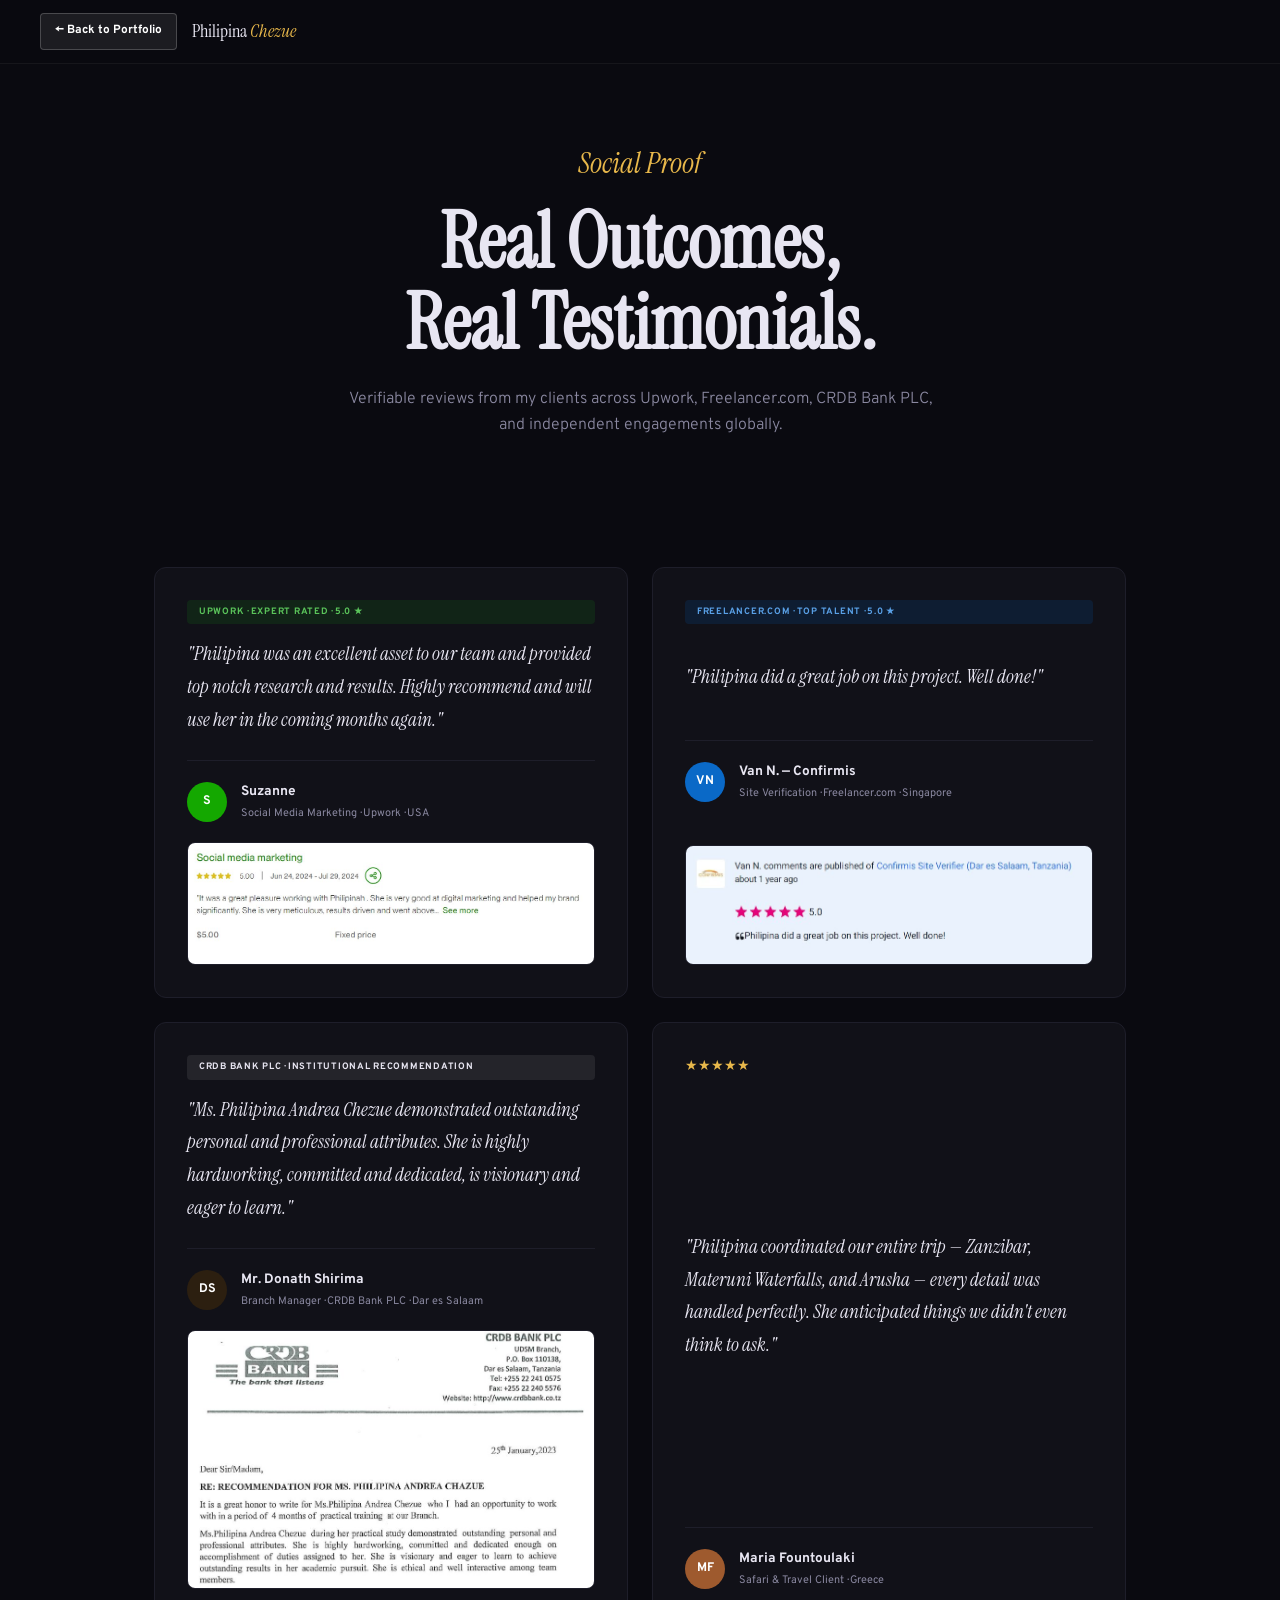
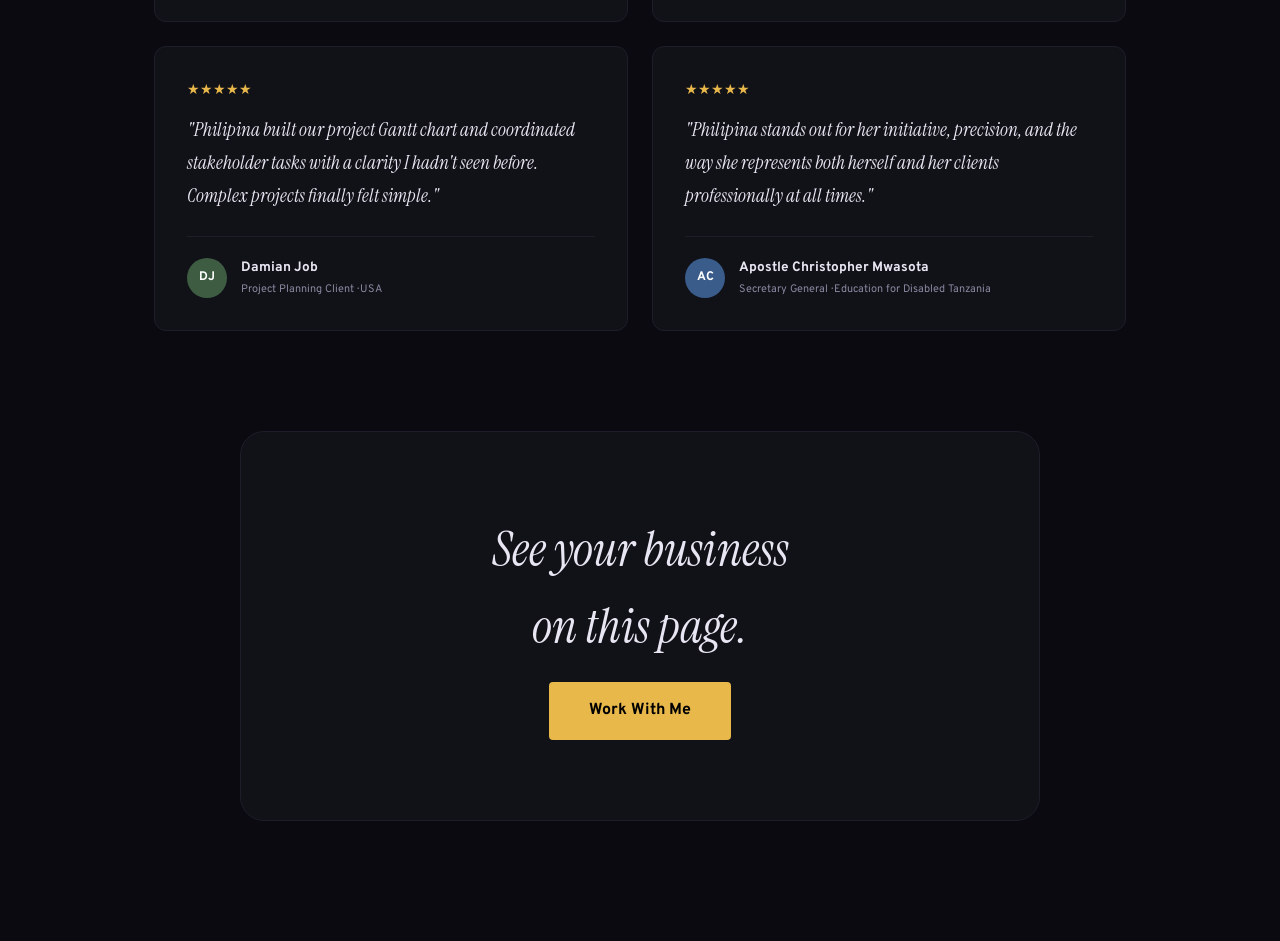
<file: pages/testimonials.html>
<!DOCTYPE html>
<html lang="en">
<head>
<meta charset="UTF-8"/>
<meta name="viewport" content="width=device-width, initial-scale=1.0"/>
<title>Testimonials & Reviews — Philipina Chezue, Executive VA</title>
<link href="https://fonts.googleapis.com/css2?family=Instrument+Serif:ital@0;1&family=Overpass:wght@300;400;500;600;700&family=Overpass+Mono:wght@300;400;500&display=swap" rel="stylesheet"/>
<style>
*,*::before,*::after{box-sizing:border-box;margin:0;padding:0;}
:root{
  --bg:#0a0a10; --surface:#111118; --border:#1e1e2a; --text:#e8e6f2; --muted:#8a88a0;
  --gold:#e8b84b; --gold-lt:#f0cc78; --serif:'Instrument Serif',serif; --sans:'Overpass',sans-serif;
}
body{background:var(--bg);color:var(--text);font-family:var(--sans);font-size:15px;line-height:1.6;overflow-x:hidden;}
.reveal{opacity:1;transform:translateY(0);transition:opacity .7s ease,transform .7s ease;}.animate{opacity:0;transform:translateY(24px);}.visible{opacity:1;transform:translateY(0);}

nav{position:fixed;top:0;left:0;right:0;z-index:100;padding:0 40px;height:64px;display:flex;align-items:center;background:rgba(10,10,16,.85);backdrop-filter:blur(12px);border-bottom:1px solid rgba(255,255,255,.05);}
.back-to-portfolio{display:inline-flex;align-items:center;gap:8px;padding:8px 14px;background:rgba(255,255,255,0.08);border:1px solid rgba(255,255,255,0.2);border-radius:4px;color:#fff!important;text-decoration:none;font-size:.74rem;font-weight:700;transition:.2s;margin-right:15px;white-space:nowrap;}
.back-to-portfolio:hover{background:var(--gold);color:#000!important;border-color:transparent;}
.nav-brand{font-family:var(--serif);font-size:1.1rem;color:var(--text);}
.nav-brand em{font-style:italic;color:var(--gold);}

.hero{padding:140px 5% 80px;max-width:1100px;margin:0 auto;text-align:center;}
.hero-eyebrow{font-family:var(--serif);font-size:clamp(1.2rem,2.8vw,1.8rem);font-style:italic;color:var(--gold);margin-bottom:16px;}
.hero-h1{font-family:var(--serif);font-size:clamp(2.8rem,6vw,5rem);line-height:1.05;margin-bottom:24px;}
.hero-p{font-size:1rem;color:var(--muted);max-width:600px;margin:0 auto 48px;font-weight:300;}

.testi-grid{max-width:1100px;margin:0 auto;padding:0 5% 100px;display:grid;grid-template-columns:repeat(auto-fit,minmax(320px,1fr));gap:24px;}
.testi-card{background:var(--surface);border:1px solid var(--border);border-radius:12px;padding:32px;display:flex;flex-direction:column;justify-content:space-between;}
.stars{color:var(--gold);font-size:.9rem;margin-bottom:12px;}
.testi-text{font-family:var(--serif);font-size:1.2rem;font-style:italic;line-height:1.7;color:var(--text);margin-bottom:24px;}
.testi-author{display:flex;align-items:center;gap:14px;padding-top:20px;border-top:1px solid var(--border);}
.ta-avatar{width:40px;height:40px;border-radius:50%;display:flex;align-items:center;justify-content:center;font-size:.78rem;font-weight:700;color:#fff;flex-shrink:0;}
.ta-name{font-size:.85rem;font-weight:700;color:var(--text);}
.ta-role{font-size:.68rem;color:var(--muted);margin-top:2px;}

.platform-badge{display:inline-flex;align-items:center;gap:6px;font-size:.58rem;font-weight:700;letter-spacing:.08em;text-transform:uppercase;padding:5px 12px;border-radius:4px;margin-bottom:14px;}
.pb-upwork{background:rgba(20,150,20,.15);color:#5bc55b;}
.pb-freelancer{background:rgba(0,100,200,.15);color:#5aa1e7;}
.pb-crdb{background:rgba(255,255,255,.08);color:var(--text);}

.review-img-wrap{margin-top:20px;border-radius:8px;overflow:hidden;border:1px solid var(--border);}
.review-img{width:100%;display:block;height:auto;}

.cta{max-width:800px;margin:0 auto 120px;text-align:center;padding:80px 5%;background:var(--surface);border:1px solid var(--border);border-radius:24px;}
.cta-h2{font-family:var(--serif);font-size:3rem;font-style:italic;margin-bottom:16px;}
.cta-btn{display:inline-block;background:var(--gold);color:#000;padding:16px 40px;border-radius:4px;text-decoration:none;font-weight:700;font-size:1rem;transition:.2s;}
.cta-btn:hover{background:var(--gold-lt);transform:translateY(-2px);}

@media(max-width:768px){
  nav{padding:0 20px;}
  .hero{padding-top:100px;}
  .testi-grid{grid-template-columns:1fr;}
}
</style>
</head>
<body>

<nav>
  <a href="../index.html#results" class="back-to-portfolio">← Back to Portfolio</a>
  <div class="nav-brand">Philipina <em>Chezue</em></div>
</nav>

<div class="hero">
  <div class="hero-eyebrow">Social Proof</div>
  <h1 class="hero-h1">Real Outcomes,<br/>Real Testimonials.</h1>
  <p class="hero-p">Verifiable reviews from my clients across Upwork, Freelancer.com, CRDB Bank PLC, and independent engagements globally.</p>
</div>

<div class="testi-grid">
  <!-- UPWORK -->
  <div class="testi-card reveal">
    <div class="platform-badge pb-upwork">Upwork · Expert Rated · 5.0 ★</div>
    <div class="testi-text">"Philipina was an excellent asset to our team and provided top notch research and results. Highly recommend and will use her in the coming months again."</div>
    <div class="testi-author">
      <div class="ta-avatar" style="background:#14a800">S</div>
      <div>
        <div class="ta-name">Suzanne</div>
        <div class="ta-role">Social Media Marketing · Upwork · USA</div>
      </div>
    </div>
    <div class="review-img-wrap"><img class="review-img" src="../assets/images/img_ddb05738.png" alt="Upwork review screenshot"/></div>
  </div>

  <!-- FREELANCER -->
  <div class="testi-card reveal">
    <div class="platform-badge pb-freelancer">Freelancer.com · Top Talent · 5.0 ★</div>
    <div class="testi-text">"Philipina did a great job on this project. Well done!"</div>
    <div class="testi-author">
      <div class="ta-avatar" style="background:#0a69c7">VN</div>
      <div>
        <div class="ta-name">Van N. — Confirmis</div>
        <div class="ta-role">Site Verification · Freelancer.com · Singapore</div>
      </div>
    </div>
    <div class="review-img-wrap"><img class="review-img" src="../assets/images/img_f522e544.png" alt="Freelancer review screenshot"/></div>
  </div>

  <!-- CRDB BANK -->
  <div class="testi-card reveal">
    <div class="platform-badge pb-crdb">CRDB Bank PLC · Institutional Recommendation</div>
    <div class="testi-text">"Ms. Philipina Andrea Chezue demonstrated outstanding personal and professional attributes. She is highly hardworking, committed and dedicated, is visionary and eager to learn."</div>
    <div class="testi-author">
      <div class="ta-avatar" style="background:#2c1f10">DS</div>
      <div>
        <div class="ta-name">Mr. Donath Shirima</div>
        <div class="ta-role">Branch Manager · CRDB Bank PLC · Dar es Salaam</div>
      </div>
    </div>
    <div class="review-img-wrap"><img class="review-img" src="../assets/images/img_5beca966.png" alt="CRDB Bank recommendation screenshot"/></div>
  </div>

  <!-- MARIA -->
  <div class="testi-card reveal">
    <div class="stars">★★★★★</div>
    <div class="testi-text">"Philipina coordinated our entire trip — Zanzibar, Materuni Waterfalls, and Arusha — every detail was handled perfectly. She anticipated things we didn't even think to ask."</div>
    <div class="testi-author">
      <div class="ta-avatar" style="background:#9e5a2e">MF</div>
      <div>
        <div class="ta-name">Maria Fountoulaki</div>
        <div class="ta-role">Safari & Travel Client · Greece</div>
      </div>
    </div>
  </div>

  <!-- DAMIAN -->
  <div class="testi-card reveal">
    <div class="stars">★★★★★</div>
    <div class="testi-text">"Philipina built our project Gantt chart and coordinated stakeholder tasks with a clarity I hadn't seen before. Complex projects finally felt simple."</div>
    <div class="testi-author">
      <div class="ta-avatar" style="background:#3d5c42">DJ</div>
      <div>
        <div class="ta-name">Damian Job</div>
        <div class="ta-role">Project Planning Client · USA</div>
      </div>
    </div>
  </div>

  <!-- APOSTLE -->
  <div class="testi-card reveal">
    <div class="stars">★★★★★</div>
    <div class="testi-text">"Philipina stands out for her initiative, precision, and the way she represents both herself and her clients professionally at all times."</div>
    <div class="testi-author">
      <div class="ta-avatar" style="background:#3a5c8a">AC</div>
      <div>
        <div class="ta-name">Apostle Christopher Mwasota</div>
        <div class="ta-role">Secretary General · Education for Disabled Tanzania</div>
      </div>
    </div>
  </div>
</div>

<div class="cta">
  <div class="cta-h2">See your business<br/>on this page.</div>
  <a href="mailto:philipinachezue@outlook.com" target="_top" class="cta-btn">Work With Me</a>
</div>

<script>
const obs = new IntersectionObserver((es) => {
  es.forEach(e => { if(e.isIntersecting) e.target.classList.add('visible'); });
}, { threshold: 0.1 });
document.querySelectorAll('.reveal').forEach(el => {
  el.classList.add('animate');
  obs.observe(el);
});
</script>
</body>
</html>
</file>
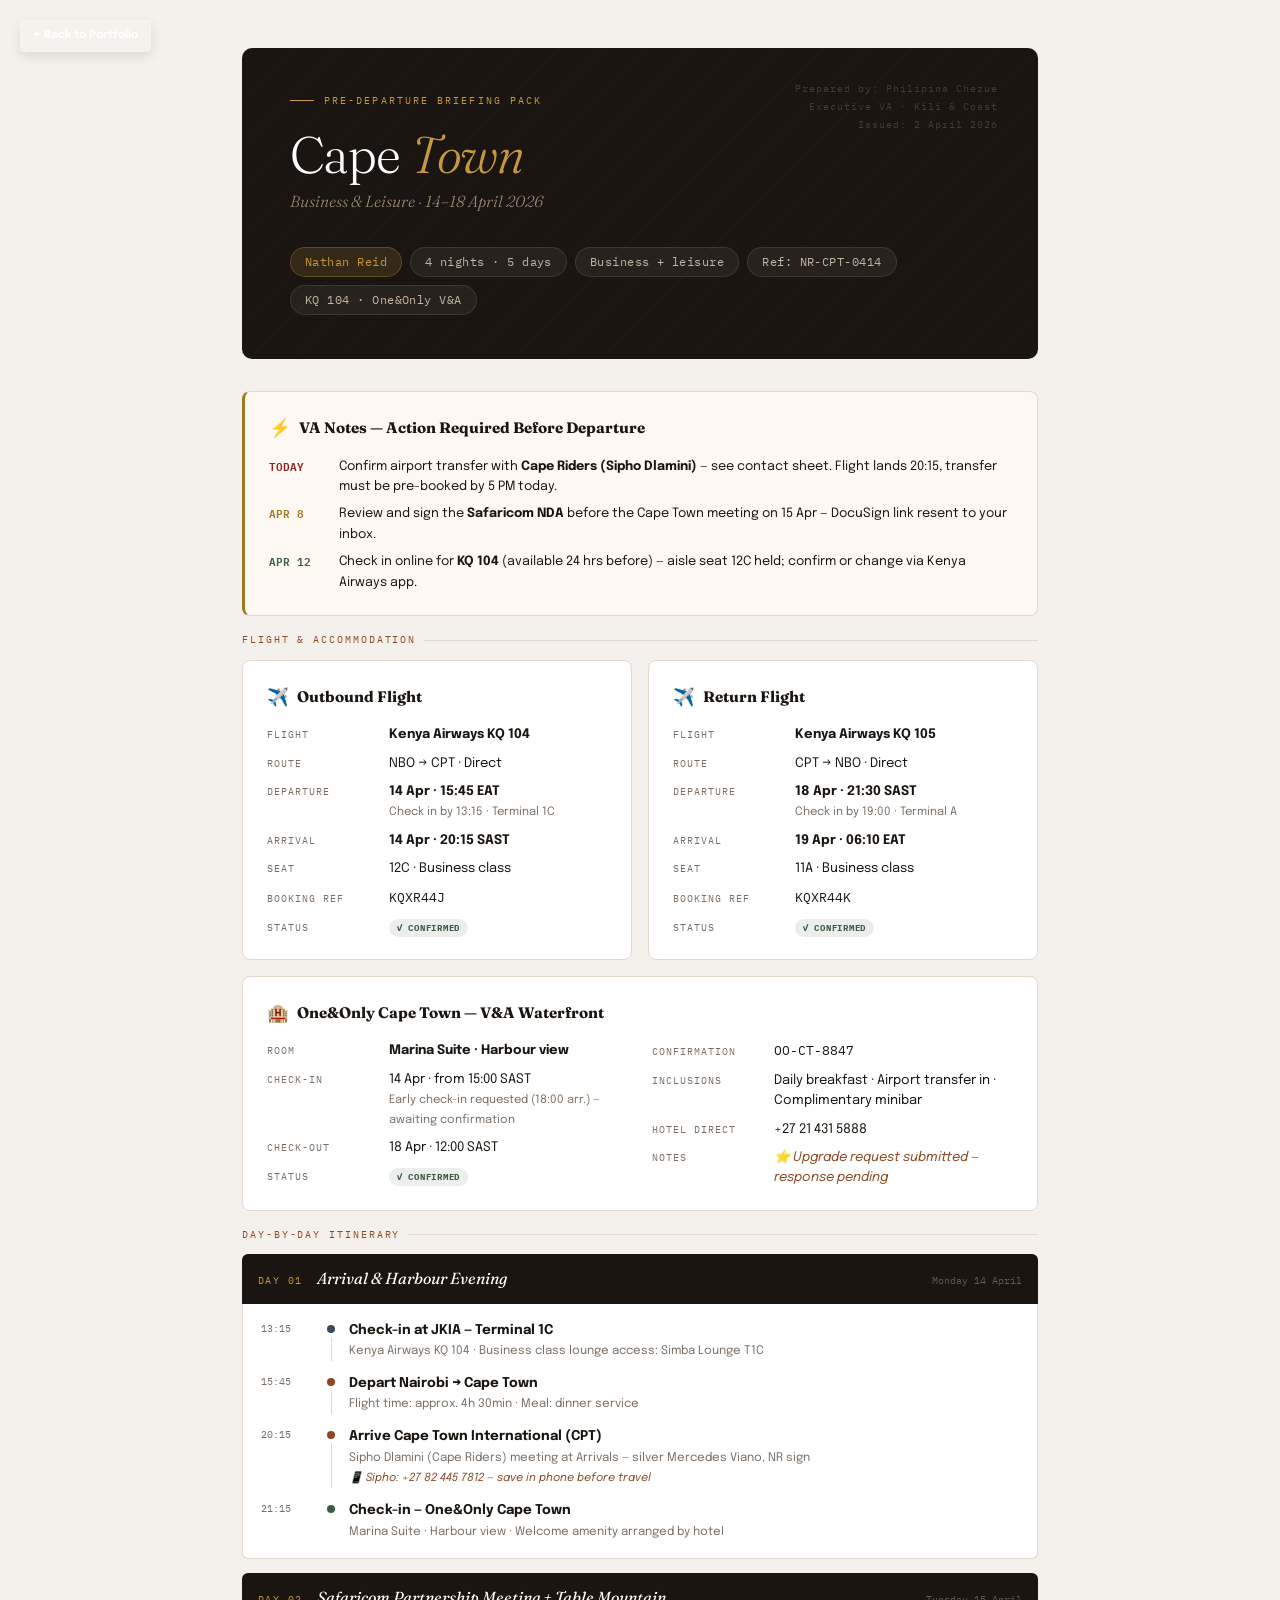
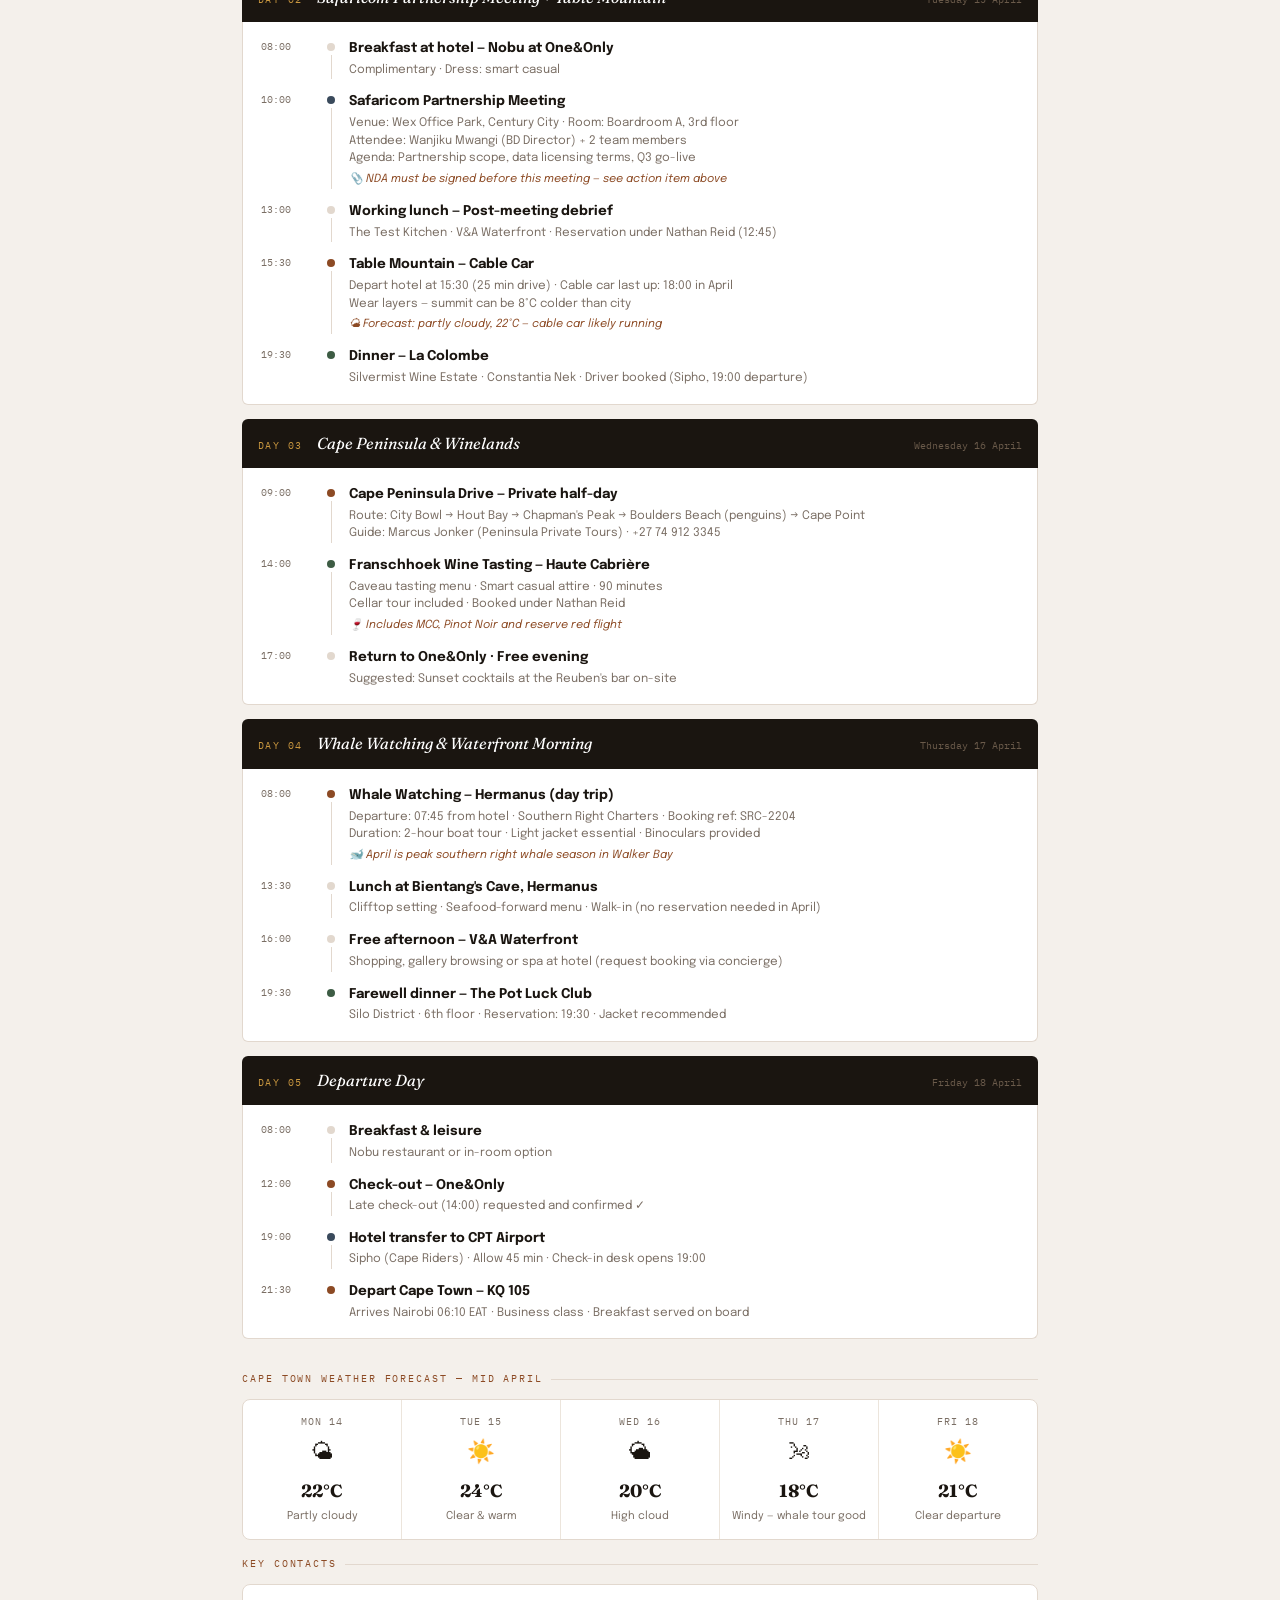
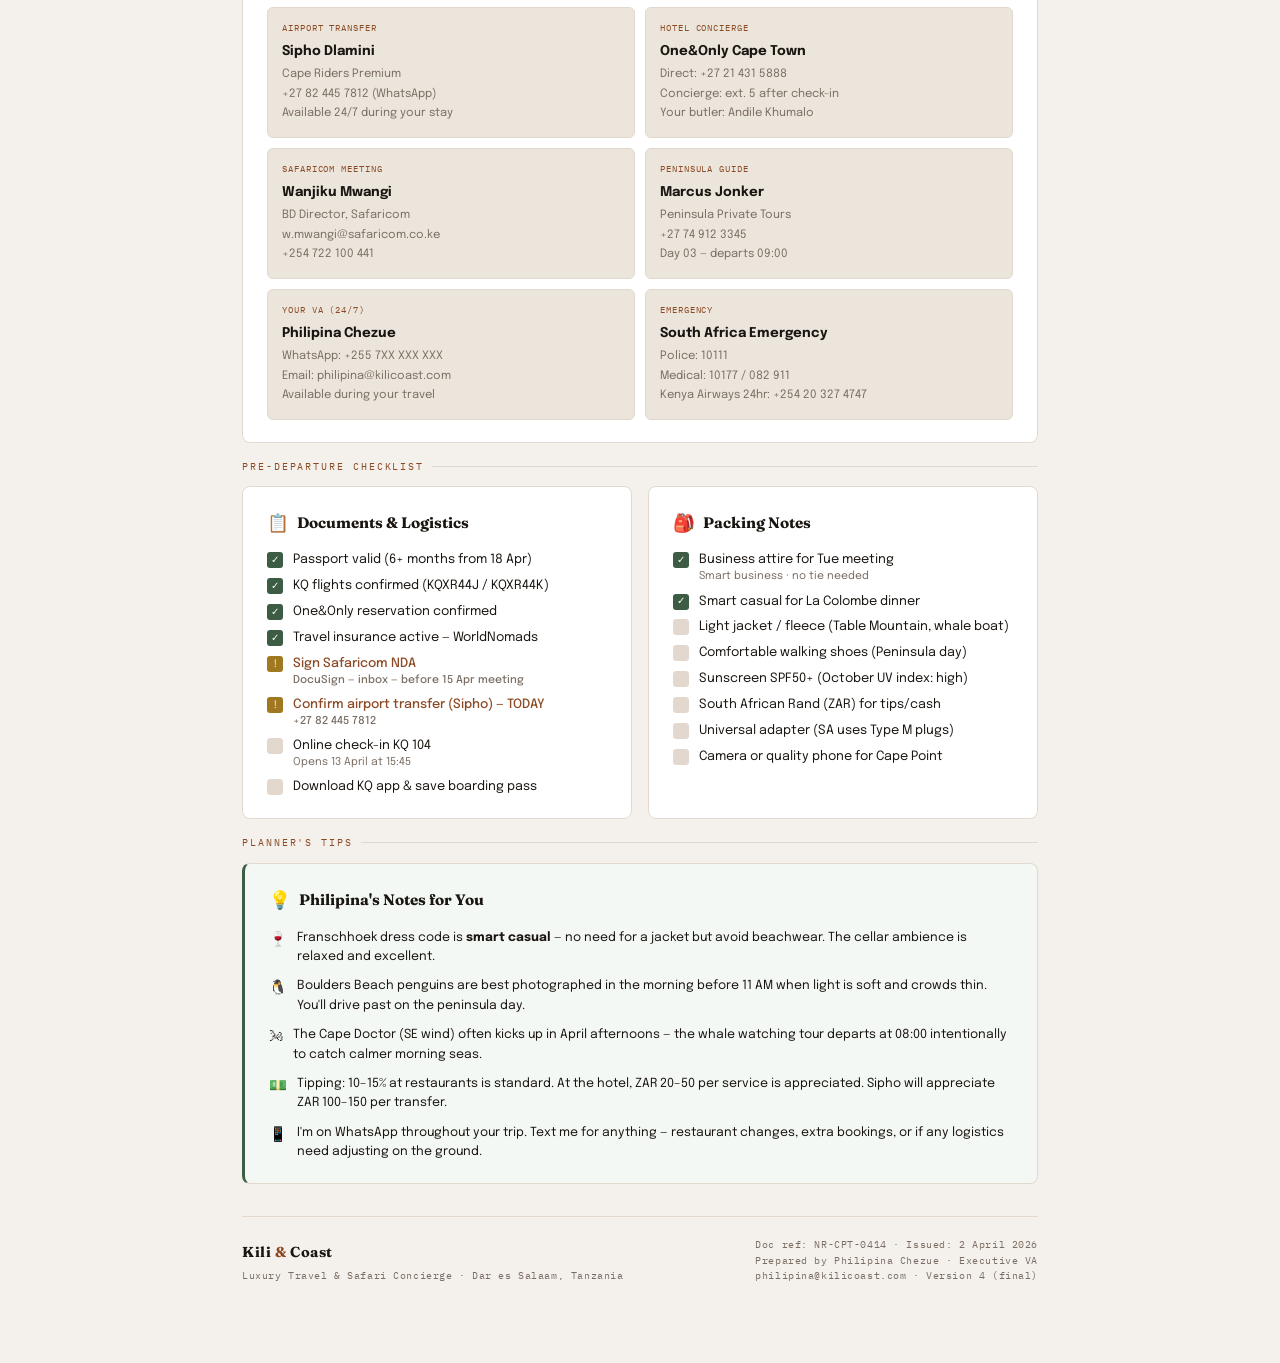
<file: pages/trip-briefing-pack.html>
<!DOCTYPE html>
<html lang="en">
<head>
<meta charset="UTF-8"/>
<meta name="viewport" content="width=device-width, initial-scale=1.0"/>
<title>Cape Town Trip Briefing — Nathan Reid</title>
<link href="https://fonts.googleapis.com/css2?family=Fraunces:ital,opsz,wght@0,9..144,300;0,9..144,400;0,9..144,600;1,9..144,300;1,9..144,400&family=Epilogue:wght@300;400;500;600&family=IBM+Plex+Mono:wght@300;400&display=swap" rel="stylesheet"/>
<style>
*, *::before, *::after { box-sizing: border-box; margin: 0; padding: 0; }
:root {
  --bg: #f4f0eb;
  --white: #fff;
  --ink: #1a1510;
  --clay: #8c4a24;
  --clay-lt: #b5663a;
  --gold: #a07820;
  --sage: #3d5c44;
  --slate: #3a4a5c;
  --fog: #e2d8ce;
  --fog2: #ece5dc;
  --muted: #7a6e64;
  --red: #8c2424;
  --mono: 'IBM Plex Mono', monospace;
  --serif: 'Fraunces', serif;
  --sans: 'Epilogue', sans-serif;
}
body {
  background: var(--bg);
  font-family: var(--sans);
  color: var(--ink);
  font-size: 14px;
  line-height: 1.6;
}
@keyframes fadeUp { from { opacity:0; transform:translateY(16px); } to { opacity:1; transform:translateY(0); } }
.page { max-width: 860px; margin: 0 auto; padding: 48px 32px 80px; }

/* ── HERO ── */
.hero {
  background: var(--ink);
  border-radius: 10px;
  overflow: hidden;
  margin-bottom: 32px;
  position: relative;
  animation: fadeUp 0.5s ease both;
}
.hero-inner { padding: 44px 48px; position: relative; z-index: 1; }
.hero::before {
  content: '';
  position: absolute; inset: 0;
  background: repeating-linear-gradient(
    -45deg,
    transparent, transparent 30px,
    rgba(255,255,255,0.012) 30px, rgba(255,255,255,0.012) 31px
  );
}
.hero-eyebrow {
  font-family: var(--mono);
  font-size: 0.65rem;
  letter-spacing: 0.2em;
  text-transform: uppercase;
  color: #c9973f;
  margin-bottom: 18px;
  display: flex; align-items: center; gap: 10px;
}
.hero-eyebrow::before { content:''; display:block; width:24px; height:1px; background:#c9973f; }
.hero-title {
  font-family: var(--serif);
  font-size: 3.2rem;
  font-weight: 300;
  color: #fff;
  line-height: 1.1;
  margin-bottom: 6px;
  letter-spacing: -0.01em;
}
.hero-title em { font-style: italic; color: #c9973f; }
.hero-subtitle {
  font-family: var(--serif);
  font-size: 1rem;
  font-weight: 300;
  font-style: italic;
  color: #9a8a78;
  margin-bottom: 32px;
}
.hero-pills { display: flex; flex-wrap: wrap; gap: 8px; }
.hero-pill {
  background: rgba(255,255,255,0.06);
  border: 1px solid rgba(255,255,255,0.1);
  border-radius: 40px;
  padding: 5px 14px;
  font-size: 0.72rem;
  color: #c4b4a4;
  font-family: var(--mono);
  letter-spacing: 0.04em;
}
.hero-pill.hi { background: rgba(201,151,63,0.15); border-color: rgba(201,151,63,0.3); color: #c9973f; }
.hero-ref {
  position: absolute;
  top: 32px; right: 40px;
  font-family: var(--mono);
  font-size: 0.62rem;
  color: #4a3a2a;
  letter-spacing: 0.1em;
  text-align: right;
  line-height: 1.8;
}

/* ── GRID ── */
.two-col { display: grid; grid-template-columns: 1fr 1fr; gap: 16px; margin-bottom: 16px; }
.three-col { display: grid; grid-template-columns: 1fr 1fr 1fr; gap: 16px; margin-bottom: 16px; }
.full-col { margin-bottom: 16px; }

/* ── SECTION LABEL ── */
.section-label {
  font-family: var(--mono);
  font-size: 0.6rem;
  letter-spacing: 0.2em;
  text-transform: uppercase;
  color: var(--clay);
  margin-bottom: 12px;
  display: flex; align-items: center; gap: 8px;
  animation: fadeUp 0.4s ease both;
}
.section-label::after { content: ''; flex: 1; height: 1px; background: var(--fog); }

/* ── CARD ── */
.card {
  background: var(--white);
  border: 1px solid var(--fog);
  border-radius: 8px;
  padding: 22px 24px;
  animation: fadeUp 0.45s ease both;
}
.card-title {
  font-family: var(--serif);
  font-size: 0.95rem;
  font-weight: 700;
  color: var(--ink);
  margin-bottom: 14px;
  display: flex; align-items: center; gap: 8px;
}
.card-title .ct-icon { font-size: 1.1rem; }

/* ── ALERT CARDS ── */
.card.alert-red { border-left: 3px solid var(--red); background: #fdf8f8; }
.card.alert-gold { border-left: 3px solid var(--gold); background: #fdf9f2; }
.card.alert-sage { border-left: 3px solid var(--sage); background: #f4f8f4; }
.card.alert-slate { border-left: 3px solid var(--slate); background: #f3f5f8; }

/* ── TABLE ── */
table { width: 100%; border-collapse: collapse; }
thead th {
  font-family: var(--mono);
  font-size: 0.58rem;
  letter-spacing: 0.14em;
  text-transform: uppercase;
  color: var(--muted);
  padding: 0 10px 8px;
  text-align: left;
  border-bottom: 1px solid var(--fog);
}
tbody td {
  padding: 10px;
  font-size: 0.8rem;
  border-bottom: 1px solid var(--fog2);
  vertical-align: top;
}
tbody tr:last-child td { border-bottom: none; }
tbody tr:hover td { background: #fdf9f5; }
.td-bold { font-weight: 700; color: var(--ink); }
.td-muted { color: var(--muted); font-size: 0.73rem; }
.td-mono { font-family: var(--mono); font-size: 0.72rem; color: var(--slate); }

/* STATUS BADGE */
.badge {
  display: inline-flex; align-items: center; gap: 4px;
  font-family: var(--mono);
  font-size: 0.58rem;
  font-weight: 700;
  letter-spacing: 0.08em;
  text-transform: uppercase;
  padding: 2px 8px;
  border-radius: 20px;
  white-space: nowrap;
}
.b-confirmed { background: rgba(61,92,68,0.1); color: var(--sage); }
.b-pending { background: rgba(160,120,32,0.1); color: var(--gold); }
.b-action { background: rgba(140,36,36,0.08); color: var(--red); }
.b-info { background: rgba(58,74,92,0.1); color: var(--slate); }

/* KV PAIRS */
.kv-list { display: flex; flex-direction: column; gap: 9px; }
.kv-row { display: flex; gap: 12px; align-items: baseline; }
.kv-key {
  font-family: var(--mono);
  font-size: 0.62rem;
  letter-spacing: 0.1em;
  text-transform: uppercase;
  color: var(--muted);
  min-width: 110px;
  flex-shrink: 0;
}
.kv-val { font-size: 0.82rem; color: var(--ink); line-height: 1.5; }
.kv-val strong { font-weight: 700; }

/* ITINERARY DAYS */
.day-block { margin-bottom: 14px; }
.day-header {
  display: flex;
  align-items: baseline;
  gap: 14px;
  padding: 12px 16px;
  background: var(--ink);
  border-radius: 6px 6px 0 0;
  margin-bottom: 0;
}
.day-num {
  font-family: var(--mono);
  font-size: 0.6rem;
  letter-spacing: 0.15em;
  text-transform: uppercase;
  color: #c9973f;
}
.day-title {
  font-family: var(--serif);
  font-size: 1rem;
  font-weight: 400;
  color: #fff;
  font-style: italic;
}
.day-date { font-family: var(--mono); font-size: 0.62rem; color: #6a5a4a; margin-left: auto; }
.day-body { background: var(--white); border: 1px solid var(--fog); border-top: none; border-radius: 0 0 6px 6px; padding: 16px 18px; }
.day-events { display: flex; flex-direction: column; gap: 12px; }
.day-event { display: flex; gap: 14px; }
.event-time { font-family: var(--mono); font-size: 0.62rem; color: var(--muted); min-width: 52px; flex-shrink: 0; padding-top: 2px; line-height: 1.4; }
.event-dot-wrap { display: flex; flex-direction: column; align-items: center; gap: 0; flex-shrink: 0; padding-top: 5px; }
.event-dot { width: 8px; height: 8px; border-radius: 50%; flex-shrink: 0; }
.event-line { flex: 1; width: 1px; background: var(--fog); margin-top: 4px; }
.event-body { flex: 1; }
.event-title { font-size: 0.84rem; font-weight: 700; color: var(--ink); margin-bottom: 2px; }
.event-detail { font-size: 0.74rem; color: var(--muted); line-height: 1.5; }
.event-note { font-size: 0.7rem; font-style: italic; color: var(--clay); margin-top: 3px; }

/* WEATHER ROW */
.weather-row { display: flex; gap: 0; }
.weather-day { flex: 1; text-align: center; padding: 14px 8px; border-right: 1px solid var(--fog2); }
.weather-day:last-child { border-right: none; }
.wd-name { font-family: var(--mono); font-size: 0.6rem; text-transform: uppercase; letter-spacing: 0.1em; color: var(--muted); margin-bottom: 6px; }
.wd-icon { font-size: 1.4rem; margin-bottom: 6px; }
.wd-temp { font-family: var(--serif); font-size: 1.1rem; font-weight: 700; color: var(--ink); }
.wd-desc { font-size: 0.68rem; color: var(--muted); margin-top: 3px; }

/* CONTACTS GRID */
.contact-grid { display: grid; grid-template-columns: 1fr 1fr; gap: 10px; }
.contact-card {
  border: 1px solid var(--fog);
  border-radius: 6px;
  padding: 13px 14px;
  background: var(--fog2);
}
.cc-role { font-family: var(--mono); font-size: 0.58rem; text-transform: uppercase; letter-spacing: 0.1em; color: var(--clay); margin-bottom: 5px; }
.cc-name { font-size: 0.84rem; font-weight: 700; color: var(--ink); margin-bottom: 3px; }
.cc-detail { font-size: 0.72rem; color: var(--muted); line-height: 1.7; }

/* CHECKLIST */
.checklist { display: flex; flex-direction: column; gap: 8px; }
.check-item { display: flex; align-items: flex-start; gap: 10px; font-size: 0.8rem; }
.check-box {
  width: 16px; height: 16px; border-radius: 3px; flex-shrink: 0; margin-top: 1px;
  display: flex; align-items: center; justify-content: center;
  font-size: 0.65rem; color: #fff; cursor: pointer; transition: all 0.15s;
}
.check-box.done { background: var(--sage); }
.check-box.warn { background: var(--gold); }
.check-box.todo { background: var(--fog); border: 1.5px solid var(--fog); color: transparent; }
.check-label { line-height: 1.4; }
.check-label.warn-text { color: var(--clay); font-weight: 500; }
.check-label .sub { font-size: 0.68rem; color: var(--muted); display: block; }

/* TIPS */
.tip-list { display: flex; flex-direction: column; gap: 10px; }
.tip-row { display: flex; gap: 10px; font-size: 0.78rem; line-height: 1.55; }
.tip-icon { font-size: 0.9rem; flex-shrink: 0; margin-top: 1px; }

/* FOOTER */
.doc-footer {
  border-top: 1px solid var(--fog);
  padding-top: 20px;
  margin-top: 32px;
  display: flex;
  justify-content: space-between;
  align-items: flex-end;
  font-family: var(--mono);
  font-size: 0.6rem;
  color: var(--muted);
  letter-spacing: 0.06em;
}
.footer-brand { font-family: var(--serif); font-size: 0.9rem; font-weight: 700; color: var(--ink); }
.footer-brand span { color: var(--clay); }

/* PRINT */
@media print {
  body { background: #fff; }
  .page { padding: 20px; }
  .card { break-inside: avoid; }
}

/* Responsive Shell Fix */
@media (max-width: 1100px) {
  .shell { grid-template-columns: 200px 1fr; height: auto; }
  .right, .right-panel { grid-column: span 2; border-left: none; border-top: 1px solid var(--fog); height: auto; }
}
@media (max-width: 768px) {
  .shell { display: flex; flex-direction: column; height: auto; }
  .left, .ls-sidebar { width: 100%; border-right: none; border-bottom: 1px solid var(--fog); height: auto; max-height: 300px; }
  .main { height: auto; overflow: visible; }
  .header { height: auto; padding: 10px 20px; flex-wrap: wrap; }
  .back-to-portfolio { margin-bottom: 8px; }
}
</style>

<!-- SEO & Performance Optimization -->
<meta name="description" content="Philipina Andrea Chezue is a freelance Executive Virtual Assistant in Dar es Salaam, specializing in remote operations, travel logistics, and project coordination for founders globally.">
<meta name="keywords" content="Executive Virtual Assistant, Remote VA, Operations Assistant, Project Coordination, Travel Logistics, Tanzania VA, Portfolio">
<meta name="robots" content="index, follow">
<meta http-equiv="X-UA-Compatible" content="IE=edge">
<link rel="canonical" href="https://philipinachezue.com/">
<link rel="manifest" href="/manifest.json">
<link rel="icon" type="image/x-icon" href="/assets/favicon.ico">

<!-- Open Graph / Social -->
<meta property="og:title" content="Philipina Andrea Chezue — Executive Virtual Assistant">
<meta property="og:description" content="Reclaim your time through expert operations, travel logistics, and project coordination that actually works.">
<meta property="og:type" content="website">
<meta property="og:url" content="https://philipinachezue.com/">
<meta property="og:image" content="https://philipinachezue.com/assets/images/img_9f2ae763.jpg">

<!-- Twitter -->
<meta name="twitter:card" content="summary_large_image">
<meta name="twitter:title" content="Philipina Andrea Chezue — Executive VA">
<meta name="twitter:description" content="Reclaim your time through expert operations and project coordination.">
<meta name="twitter:image" content="https://philipinachezue.com/assets/images/img_9f2ae763.jpg">

<!-- Structured Data -->
<script type="application/ld+json">
{
  "@context": "https://schema.org/",
  "@type": "Person",
  "name": "Philipina Andrea Chezue",
  "jobTitle": "Executive Virtual Assistant",
  "url": "https://philipinachezue.com",
  "email": "philipinachezue@outlook.com",
  "address": {
    "@type": "PostalAddress",
    "addressLocality": "Dar es Salaam",
    "addressCountry": "Tanzania"
  },
  "sameAs": [
    "https://www.linkedin.com/in/philipinaandreachezue/"
  ],
  "knowsAbout": ["Executive Support", "Project Coordination", "Travel Logistics", "Operations"]
}
</script>
<!-- End SEO -->


<style>
.back-to-portfolio {
  display: inline-flex;
  align-items: center;
  gap: 8px;
  padding: 6px 12px;
  background: rgba(255,255,255,0.1);
  border: 1px solid rgba(255,255,255,0.2);
  border-radius: 4px;
  color: #ffffff !important;
  text-decoration: none;
  font-size: 0.7rem;
  font-weight: 700;
  transition: all 0.2s;
  margin-right: 15px;
  z-index: 1001;
  position: relative;
}
[data-theme="dark"] .back-to-portfolio, 
body[style*="background:#0b0d0f"] .back-to-portfolio,
body[style*="background:var(--bg)"] .back-to-portfolio {
  background: rgba(255,255,255,0.05);
  border-color: rgba(255,255,255,0.1);
}
.back-to-portfolio:hover {
  background: var(--clay, var(--gold, var(--accent, #9e5a2e)));
  color: #ffffff !important;
  border-color: transparent;
}
</style>

<style>
.back-to-portfolio.floating {
  position: fixed;
  top: 20px;
  left: 20px;
  box-shadow: 0 4px 12px rgba(0,0,0,0.1);
}
</style>
</head>
<body>
  <a href="../index.html#work" class="back-to-portfolio floating">← Back to Portfolio</a>
<div class="page">

  <!-- HERO -->
  <div class="hero">
    <div class="hero-ref">
      Prepared by: Philipina Chezue<br/>
      Executive VA · Kili & Coast<br/>
      Issued: 2 April 2026
    </div>
    <div class="hero-inner">
      <div class="hero-eyebrow">Pre-Departure Briefing Pack</div>
      <div class="hero-title">Cape <em>Town</em></div>
      <div class="hero-subtitle">Business & Leisure · 14–18 April 2026</div>
      <div class="hero-pills">
        <div class="hero-pill hi">Nathan Reid</div>
        <div class="hero-pill">4 nights · 5 days</div>
        <div class="hero-pill">Business + leisure</div>
        <div class="hero-pill">Ref: NR-CPT-0414</div>
        <div class="hero-pill">KQ 104 · One&Only V&A</div>
      </div>
    </div>
  </div>

  <!-- ALERT -->
  <div class="full-col">
    <div class="card alert-gold" style="animation-delay:0.1s">
      <div class="card-title"><span class="ct-icon">⚡</span> VA Notes — Action Required Before Departure</div>
      <div style="display:flex;flex-direction:column;gap:7px">
        <div style="font-size:0.8rem; display:flex; gap:10px; align-items:flex-start;"><span style="color:var(--red);font-weight:600;min-width:60px;font-family:var(--mono);font-size:0.68rem;">TODAY</span> <span>Confirm airport transfer with <strong>Cape Riders (Sipho Dlamini)</strong> — see contact sheet. Flight lands 20:15, transfer must be pre-booked by 5 PM today.</span></div>
        <div style="font-size:0.8rem; display:flex; gap:10px; align-items:flex-start;"><span style="color:var(--gold);font-weight:600;min-width:60px;font-family:var(--mono);font-size:0.68rem;">APR 8</span> <span>Review and sign the <strong>Safaricom NDA</strong> before the Cape Town meeting on 15 Apr — DocuSign link resent to your inbox.</span></div>
        <div style="font-size:0.8rem; display:flex; gap:10px; align-items:flex-start;"><span style="color:var(--sage);font-weight:600;min-width:60px;font-family:var(--mono);font-size:0.68rem;">APR 12</span> <span>Check in online for <strong>KQ 104</strong> (available 24 hrs before) — aisle seat 12C held; confirm or change via Kenya Airways app.</span></div>
      </div>
    </div>
  </div>

  <!-- FLIGHTS + HOTEL -->
  <div class="section-label" style="animation-delay:0.15s">Flight & Accommodation</div>
  <div class="two-col">
    <div class="card" style="animation-delay:0.18s">
      <div class="card-title"><span class="ct-icon">✈️</span> Outbound Flight</div>
      <div class="kv-list">
        <div class="kv-row"><span class="kv-key">Flight</span><span class="kv-val"><strong>Kenya Airways KQ 104</strong></span></div>
        <div class="kv-row"><span class="kv-key">Route</span><span class="kv-val">NBO → CPT · Direct</span></div>
        <div class="kv-row"><span class="kv-key">Departure</span><span class="kv-val"><strong>14 Apr · 15:45 EAT</strong><br/><span style="font-size:0.72rem;color:var(--muted)">Check in by 13:15 · Terminal 1C</span></span></div>
        <div class="kv-row"><span class="kv-key">Arrival</span><span class="kv-val"><strong>14 Apr · 20:15 SAST</strong></span></div>
        <div class="kv-row"><span class="kv-key">Seat</span><span class="kv-val">12C · Business class</span></div>
        <div class="kv-row"><span class="kv-key">Booking ref</span><span class="kv-val"><span style="font-family:var(--mono);font-size:0.8rem;">KQXR44J</span></span></div>
        <div class="kv-row"><span class="kv-key">Status</span><span class="kv-val"><span class="badge b-confirmed">✓ Confirmed</span></span></div>
      </div>
    </div>
    <div class="card" style="animation-delay:0.21s">
      <div class="card-title"><span class="ct-icon">✈️</span> Return Flight</div>
      <div class="kv-list">
        <div class="kv-row"><span class="kv-key">Flight</span><span class="kv-val"><strong>Kenya Airways KQ 105</strong></span></div>
        <div class="kv-row"><span class="kv-key">Route</span><span class="kv-val">CPT → NBO · Direct</span></div>
        <div class="kv-row"><span class="kv-key">Departure</span><span class="kv-val"><strong>18 Apr · 21:30 SAST</strong><br/><span style="font-size:0.72rem;color:var(--muted)">Check in by 19:00 · Terminal A</span></span></div>
        <div class="kv-row"><span class="kv-key">Arrival</span><span class="kv-val"><strong>19 Apr · 06:10 EAT</strong></span></div>
        <div class="kv-row"><span class="kv-key">Seat</span><span class="kv-val">11A · Business class</span></div>
        <div class="kv-row"><span class="kv-key">Booking ref</span><span class="kv-val"><span style="font-family:var(--mono);font-size:0.8rem;">KQXR44K</span></span></div>
        <div class="kv-row"><span class="kv-key">Status</span><span class="kv-val"><span class="badge b-confirmed">✓ Confirmed</span></span></div>
      </div>
    </div>
  </div>

  <div class="full-col">
    <div class="card" style="animation-delay:0.24s">
      <div class="card-title"><span class="ct-icon">🏨</span> One&Only Cape Town — V&A Waterfront</div>
      <div class="two-col" style="margin-bottom:0;gap:24px">
        <div class="kv-list">
          <div class="kv-row"><span class="kv-key">Room</span><span class="kv-val"><strong>Marina Suite · Harbour view</strong></span></div>
          <div class="kv-row"><span class="kv-key">Check-in</span><span class="kv-val">14 Apr · from 15:00 SAST<br/><span style="font-size:0.72rem;color:var(--muted)">Early check-in requested (18:00 arr.) — awaiting confirmation</span></span></div>
          <div class="kv-row"><span class="kv-key">Check-out</span><span class="kv-val">18 Apr · 12:00 SAST</span></div>
          <div class="kv-row"><span class="kv-key">Status</span><span class="kv-val"><span class="badge b-confirmed">✓ Confirmed</span></span></div>
        </div>
        <div class="kv-list">
          <div class="kv-row"><span class="kv-key">Confirmation</span><span class="kv-val"><span style="font-family:var(--mono);">OO-CT-8847</span></span></div>
          <div class="kv-row"><span class="kv-key">Inclusions</span><span class="kv-val">Daily breakfast · Airport transfer in · Complimentary minibar</span></div>
          <div class="kv-row"><span class="kv-key">Hotel direct</span><span class="kv-val">+27 21 431 5888</span></div>
          <div class="kv-row"><span class="kv-key">Notes</span><span class="kv-val" style="color:var(--clay);font-style:italic">⭐ Upgrade request submitted — response pending</span></div>
        </div>
      </div>
    </div>
  </div>

  <!-- ITINERARY -->
  <div class="section-label" style="animation-delay:0.25s">Day-by-Day Itinerary</div>

  <div class="day-block">
    <div class="day-header">
      <span class="day-num">Day 01</span>
      <span class="day-title">Arrival & Harbour Evening</span>
      <span class="day-date">Monday 14 April</span>
    </div>
    <div class="day-body">
      <div class="day-events">
        <div class="day-event">
          <div class="event-time">13:15</div>
          <div class="event-dot-wrap"><div class="event-dot" style="background:var(--slate)"></div><div class="event-line"></div></div>
          <div class="event-body"><div class="event-title">Check-in at JKIA — Terminal 1C</div><div class="event-detail">Kenya Airways KQ 104 · Business class lounge access: Simba Lounge T1C</div></div>
        </div>
        <div class="day-event">
          <div class="event-time">15:45</div>
          <div class="event-dot-wrap"><div class="event-dot" style="background:var(--clay)"></div><div class="event-line"></div></div>
          <div class="event-body"><div class="event-title">Depart Nairobi → Cape Town</div><div class="event-detail">Flight time: approx. 4h 30min · Meal: dinner service</div></div>
        </div>
        <div class="day-event">
          <div class="event-time">20:15</div>
          <div class="event-dot-wrap"><div class="event-dot" style="background:var(--clay)"></div><div class="event-line"></div></div>
          <div class="event-body"><div class="event-title">Arrive Cape Town International (CPT)</div><div class="event-detail">Sipho Dlamini (Cape Riders) meeting at Arrivals — silver Mercedes Viano, NR sign</div><div class="event-note">📱 Sipho: +27 82 445 7812 — save in phone before travel</div></div>
        </div>
        <div class="day-event">
          <div class="event-time">21:15</div>
          <div class="event-dot-wrap"><div class="event-dot" style="background:var(--sage)"></div></div>
          <div class="event-body"><div class="event-title">Check-in — One&Only Cape Town</div><div class="event-detail">Marina Suite · Harbour view · Welcome amenity arranged by hotel</div></div>
        </div>
      </div>
    </div>
  </div>

  <div class="day-block">
    <div class="day-header">
      <span class="day-num">Day 02</span>
      <span class="day-title">Safaricom Partnership Meeting + Table Mountain</span>
      <span class="day-date">Tuesday 15 April</span>
    </div>
    <div class="day-body">
      <div class="day-events">
        <div class="day-event">
          <div class="event-time">08:00</div>
          <div class="event-dot-wrap"><div class="event-dot" style="background:var(--fog)"></div><div class="event-line"></div></div>
          <div class="event-body"><div class="event-title">Breakfast at hotel — Nobu at One&Only</div><div class="event-detail">Complimentary · Dress: smart casual</div></div>
        </div>
        <div class="day-event">
          <div class="event-time">10:00</div>
          <div class="event-dot-wrap"><div class="event-dot" style="background:var(--slate)"></div><div class="event-line"></div></div>
          <div class="event-body"><div class="event-title">Safaricom Partnership Meeting</div><div class="event-detail">Venue: Wex Office Park, Century City · Room: Boardroom A, 3rd floor<br/>Attendee: Wanjiku Mwangi (BD Director) + 2 team members<br/>Agenda: Partnership scope, data licensing terms, Q3 go-live</div><div class="event-note">📎 NDA must be signed before this meeting — see action item above</div></div>
        </div>
        <div class="day-event">
          <div class="event-time">13:00</div>
          <div class="event-dot-wrap"><div class="event-dot" style="background:var(--fog)"></div><div class="event-line"></div></div>
          <div class="event-body"><div class="event-title">Working lunch — Post-meeting debrief</div><div class="event-detail">The Test Kitchen · V&A Waterfront · Reservation under Nathan Reid (12:45)</div></div>
        </div>
        <div class="day-event">
          <div class="event-time">15:30</div>
          <div class="event-dot-wrap"><div class="event-dot" style="background:var(--clay)"></div><div class="event-line"></div></div>
          <div class="event-body"><div class="event-title">Table Mountain — Cable Car</div><div class="event-detail">Depart hotel at 15:30 (25 min drive) · Cable car last up: 18:00 in April<br/>Wear layers — summit can be 8°C colder than city</div><div class="event-note">🌤 Forecast: partly cloudy, 22°C — cable car likely running</div></div>
        </div>
        <div class="day-event">
          <div class="event-time">19:30</div>
          <div class="event-dot-wrap"><div class="event-dot" style="background:var(--sage)"></div></div>
          <div class="event-body"><div class="event-title">Dinner — La Colombe</div><div class="event-detail">Silvermist Wine Estate · Constantia Nek · Driver booked (Sipho, 19:00 departure)</div></div>
        </div>
      </div>
    </div>
  </div>

  <div class="day-block">
    <div class="day-header">
      <span class="day-num">Day 03</span>
      <span class="day-title">Cape Peninsula & Winelands</span>
      <span class="day-date">Wednesday 16 April</span>
    </div>
    <div class="day-body">
      <div class="day-events">
        <div class="day-event">
          <div class="event-time">09:00</div>
          <div class="event-dot-wrap"><div class="event-dot" style="background:var(--clay)"></div><div class="event-line"></div></div>
          <div class="event-body"><div class="event-title">Cape Peninsula Drive — Private half-day</div><div class="event-detail">Route: City Bowl → Hout Bay → Chapman's Peak → Boulders Beach (penguins) → Cape Point<br/>Guide: Marcus Jonker (Peninsula Private Tours) · +27 74 912 3345</div></div>
        </div>
        <div class="day-event">
          <div class="event-time">14:00</div>
          <div class="event-dot-wrap"><div class="event-dot" style="background:var(--sage)"></div><div class="event-line"></div></div>
          <div class="event-body"><div class="event-title">Franschhoek Wine Tasting — Haute Cabrière</div><div class="event-detail">Caveau tasting menu · Smart casual attire · 90 minutes<br/>Cellar tour included · Booked under Nathan Reid</div><div class="event-note">🍷 Includes MCC, Pinot Noir and reserve red flight</div></div>
        </div>
        <div class="day-event">
          <div class="event-time">17:00</div>
          <div class="event-dot-wrap"><div class="event-dot" style="background:var(--fog)"></div></div>
          <div class="event-body"><div class="event-title">Return to One&Only · Free evening</div><div class="event-detail">Suggested: Sunset cocktails at the Reuben's bar on-site</div></div>
        </div>
      </div>
    </div>
  </div>

  <div class="day-block">
    <div class="day-header">
      <span class="day-num">Day 04</span>
      <span class="day-title">Whale Watching & Waterfront Morning</span>
      <span class="day-date">Thursday 17 April</span>
    </div>
    <div class="day-body">
      <div class="day-events">
        <div class="day-event">
          <div class="event-time">08:00</div>
          <div class="event-dot-wrap"><div class="event-dot" style="background:var(--clay)"></div><div class="event-line"></div></div>
          <div class="event-body"><div class="event-title">Whale Watching — Hermanus (day trip)</div><div class="event-detail">Departure: 07:45 from hotel · Southern Right Charters · Booking ref: SRC-2204<br/>Duration: 2-hour boat tour · Light jacket essential · Binoculars provided</div><div class="event-note">🐋 April is peak southern right whale season in Walker Bay</div></div>
        </div>
        <div class="day-event">
          <div class="event-time">13:30</div>
          <div class="event-dot-wrap"><div class="event-dot" style="background:var(--fog)"></div><div class="event-line"></div></div>
          <div class="event-body"><div class="event-title">Lunch at Bientang's Cave, Hermanus</div><div class="event-detail">Clifftop setting · Seafood-forward menu · Walk-in (no reservation needed in April)</div></div>
        </div>
        <div class="day-event">
          <div class="event-time">16:00</div>
          <div class="event-dot-wrap"><div class="event-dot" style="background:var(--fog)"></div><div class="event-line"></div></div>
          <div class="event-body"><div class="event-title">Free afternoon — V&A Waterfront</div><div class="event-detail">Shopping, gallery browsing or spa at hotel (request booking via concierge)</div></div>
        </div>
        <div class="day-event">
          <div class="event-time">19:30</div>
          <div class="event-dot-wrap"><div class="event-dot" style="background:var(--sage)"></div></div>
          <div class="event-body"><div class="event-title">Farewell dinner — The Pot Luck Club</div><div class="event-detail">Silo District · 6th floor · Reservation: 19:30 · Jacket recommended</div></div>
        </div>
      </div>
    </div>
  </div>

  <div class="day-block" style="margin-bottom:0">
    <div class="day-header">
      <span class="day-num">Day 05</span>
      <span class="day-title">Departure Day</span>
      <span class="day-date">Friday 18 April</span>
    </div>
    <div class="day-body">
      <div class="day-events">
        <div class="day-event">
          <div class="event-time">08:00</div>
          <div class="event-dot-wrap"><div class="event-dot" style="background:var(--fog)"></div><div class="event-line"></div></div>
          <div class="event-body"><div class="event-title">Breakfast & leisure</div><div class="event-detail">Nobu restaurant or in-room option</div></div>
        </div>
        <div class="day-event">
          <div class="event-time">12:00</div>
          <div class="event-dot-wrap"><div class="event-dot" style="background:var(--clay)"></div><div class="event-line"></div></div>
          <div class="event-body"><div class="event-title">Check-out — One&Only</div><div class="event-detail">Late check-out (14:00) requested and confirmed ✓</div></div>
        </div>
        <div class="day-event">
          <div class="event-time">19:00</div>
          <div class="event-dot-wrap"><div class="event-dot" style="background:var(--slate)"></div><div class="event-line"></div></div>
          <div class="event-body"><div class="event-title">Hotel transfer to CPT Airport</div><div class="event-detail">Sipho (Cape Riders) · Allow 45 min · Check-in desk opens 19:00</div></div>
        </div>
        <div class="day-event">
          <div class="event-time">21:30</div>
          <div class="event-dot-wrap"><div class="event-dot" style="background:var(--clay)"></div></div>
          <div class="event-body"><div class="event-title">Depart Cape Town — KQ 105</div><div class="event-detail">Arrives Nairobi 06:10 EAT · Business class · Breakfast served on board</div></div>
        </div>
      </div>
    </div>
  </div>

  <!-- WEATHER -->
  <div class="section-label" style="margin-top:32px;">Cape Town Weather Forecast — Mid April</div>
  <div class="full-col">
    <div class="card" style="padding:0;overflow:hidden;">
      <div class="weather-row">
        <div class="weather-day"><div class="wd-name">Mon 14</div><div class="wd-icon">🌤</div><div class="wd-temp">22°C</div><div class="wd-desc">Partly cloudy</div></div>
        <div class="weather-day"><div class="wd-name">Tue 15</div><div class="wd-icon">☀️</div><div class="wd-temp">24°C</div><div class="wd-desc">Clear & warm</div></div>
        <div class="weather-day"><div class="wd-name">Wed 16</div><div class="wd-icon">🌥</div><div class="wd-temp">20°C</div><div class="wd-desc">High cloud</div></div>
        <div class="weather-day"><div class="wd-name">Thu 17</div><div class="wd-icon">🌬</div><div class="wd-temp">18°C</div><div class="wd-desc">Windy — whale tour good</div></div>
        <div class="weather-day"><div class="wd-name">Fri 18</div><div class="wd-icon">☀️</div><div class="wd-temp">21°C</div><div class="wd-desc">Clear departure</div></div>
      </div>
    </div>
  </div>

  <!-- CONTACTS + CHECKLIST -->
  <div class="section-label">Key Contacts</div>
  <div class="full-col">
    <div class="card">
      <div class="contact-grid">
        <div class="contact-card"><div class="cc-role">Airport Transfer</div><div class="cc-name">Sipho Dlamini</div><div class="cc-detail">Cape Riders Premium<br/>+27 82 445 7812 (WhatsApp)<br/>Available 24/7 during your stay</div></div>
        <div class="contact-card"><div class="cc-role">Hotel Concierge</div><div class="cc-name">One&Only Cape Town</div><div class="cc-detail">Direct: +27 21 431 5888<br/>Concierge: ext. 5 after check-in<br/>Your butler: Andile Khumalo</div></div>
        <div class="contact-card"><div class="cc-role">Safaricom Meeting</div><div class="cc-name">Wanjiku Mwangi</div><div class="cc-detail">BD Director, Safaricom<br/>w.mwangi@safaricom.co.ke<br/>+254 722 100 441</div></div>
        <div class="contact-card"><div class="cc-role">Peninsula Guide</div><div class="cc-name">Marcus Jonker</div><div class="cc-detail">Peninsula Private Tours<br/>+27 74 912 3345<br/>Day 03 — departs 09:00</div></div>
        <div class="contact-card"><div class="cc-role">Your VA (24/7)</div><div class="cc-name">Philipina Chezue</div><div class="cc-detail">WhatsApp: +255 7XX XXX XXX<br/>Email: philipina@kilicoast.com<br/>Available during your travel</div></div>
        <div class="contact-card"><div class="cc-role">Emergency</div><div class="cc-name">South Africa Emergency</div><div class="cc-detail">Police: 10111<br/>Medical: 10177 / 082 911<br/>Kenya Airways 24hr: +254 20 327 4747</div></div>
      </div>
    </div>
  </div>

  <!-- PRE-DEPARTURE CHECKLIST -->
  <div class="section-label">Pre-Departure Checklist</div>
  <div class="two-col">
    <div class="card">
      <div class="card-title"><span class="ct-icon">📋</span> Documents & Logistics</div>
      <div class="checklist">
        <div class="check-item"><div class="check-box done">✓</div><div class="check-label">Passport valid (6+ months from 18 Apr)</div></div>
        <div class="check-item"><div class="check-box done">✓</div><div class="check-label">KQ flights confirmed (KQXR44J / KQXR44K)</div></div>
        <div class="check-item"><div class="check-box done">✓</div><div class="check-label">One&Only reservation confirmed</div></div>
        <div class="check-item"><div class="check-box done">✓</div><div class="check-label">Travel insurance active — WorldNomads</div></div>
        <div class="check-item"><div class="check-box warn">!</div><div class="check-label warn-text">Sign Safaricom NDA <span class="sub">DocuSign — inbox — before 15 Apr meeting</span></div></div>
        <div class="check-item"><div class="check-box warn">!</div><div class="check-label warn-text">Confirm airport transfer (Sipho) — TODAY <span class="sub">+27 82 445 7812</span></div></div>
        <div class="check-item"><div class="check-box todo"></div><div class="check-label">Online check-in KQ 104 <span class="sub">Opens 13 April at 15:45</span></div></div>
        <div class="check-item"><div class="check-box todo"></div><div class="check-label">Download KQ app & save boarding pass</div></div>
      </div>
    </div>
    <div class="card">
      <div class="card-title"><span class="ct-icon">🎒</span> Packing Notes</div>
      <div class="checklist">
        <div class="check-item"><div class="check-box done">✓</div><div class="check-label">Business attire for Tue meeting <span class="sub">Smart business · no tie needed</span></div></div>
        <div class="check-item"><div class="check-box done">✓</div><div class="check-label">Smart casual for La Colombe dinner</div></div>
        <div class="check-item"><div class="check-box todo"></div><div class="check-label">Light jacket / fleece (Table Mountain, whale boat)</div></div>
        <div class="check-item"><div class="check-box todo"></div><div class="check-label">Comfortable walking shoes (Peninsula day)</div></div>
        <div class="check-item"><div class="check-box todo"></div><div class="check-label">Sunscreen SPF50+ (October UV index: high)</div></div>
        <div class="check-item"><div class="check-box todo"></div><div class="check-label">South African Rand (ZAR) for tips/cash</div></div>
        <div class="check-item"><div class="check-box todo"></div><div class="check-label">Universal adapter (SA uses Type M plugs)</div></div>
        <div class="check-item"><div class="check-box todo"></div><div class="check-label">Camera or quality phone for Cape Point</div></div>
      </div>
    </div>
  </div>

  <!-- TIPS -->
  <div class="section-label">Planner's Tips</div>
  <div class="full-col">
    <div class="card alert-sage">
      <div class="card-title"><span class="ct-icon">💡</span> Philipina's Notes for You</div>
      <div class="tip-list">
        <div class="tip-row"><span class="tip-icon">🍷</span><span>Franschhoek dress code is <strong>smart casual</strong> — no need for a jacket but avoid beachwear. The cellar ambience is relaxed and excellent.</span></div>
        <div class="tip-row"><span class="tip-icon">🐧</span><span>Boulders Beach penguins are best photographed in the morning before 11 AM when light is soft and crowds thin. You'll drive past on the peninsula day.</span></div>
        <div class="tip-row"><span class="tip-icon">🌬</span><span>The Cape Doctor (SE wind) often kicks up in April afternoons — the whale watching tour departs at 08:00 intentionally to catch calmer morning seas.</span></div>
        <div class="tip-row"><span class="tip-icon">💵</span><span>Tipping: 10–15% at restaurants is standard. At the hotel, ZAR 20–50 per service is appreciated. Sipho will appreciate ZAR 100–150 per transfer.</span></div>
        <div class="tip-row"><span class="tip-icon">📱</span><span>I'm on WhatsApp throughout your trip. Text me for anything — restaurant changes, extra bookings, or if any logistics need adjusting on the ground.</span></div>
      </div>
    </div>
  </div>

  <!-- FOOTER -->
  <div class="doc-footer">
    <div>
      <div class="footer-brand">Kili <span>&</span> Coast</div>
      <div style="margin-top:4px">Luxury Travel & Safari Concierge · Dar es Salaam, Tanzania</div>
    </div>
    <div style="text-align:right">
      Doc ref: NR-CPT-0414 · Issued: 2 April 2026<br/>
      Prepared by Philipina Chezue · Executive VA<br/>
      philipina@kilicoast.com · Version 4 (final)
    </div>
  </div>

</div>

<script>
  document.querySelectorAll('.check-box.todo').forEach(box => {
    box.addEventListener('click', () => {
      if (box.classList.contains('done')) return;
      box.classList.toggle('todo');
      box.classList.toggle('done');
      box.textContent = box.classList.contains('done') ? '✓' : '';
    });
  });
</script>
</body>
</html>
</file>
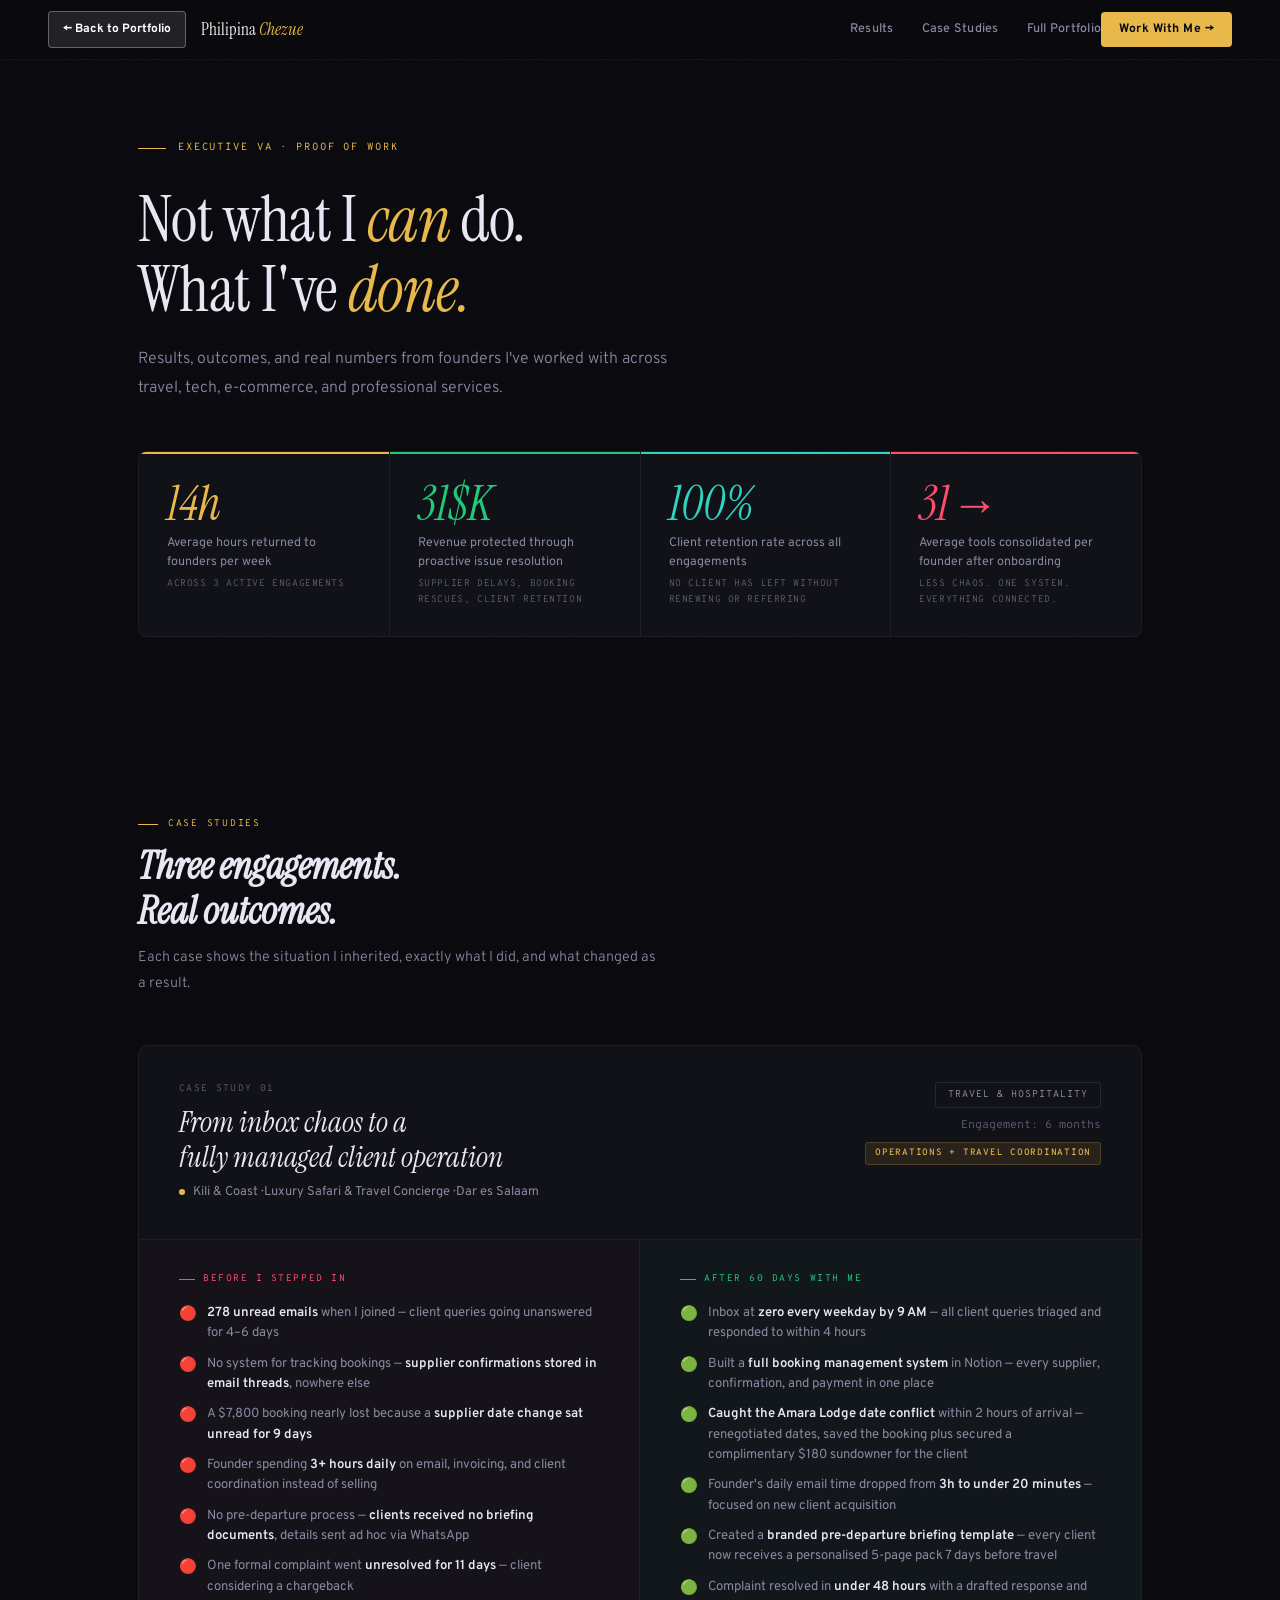
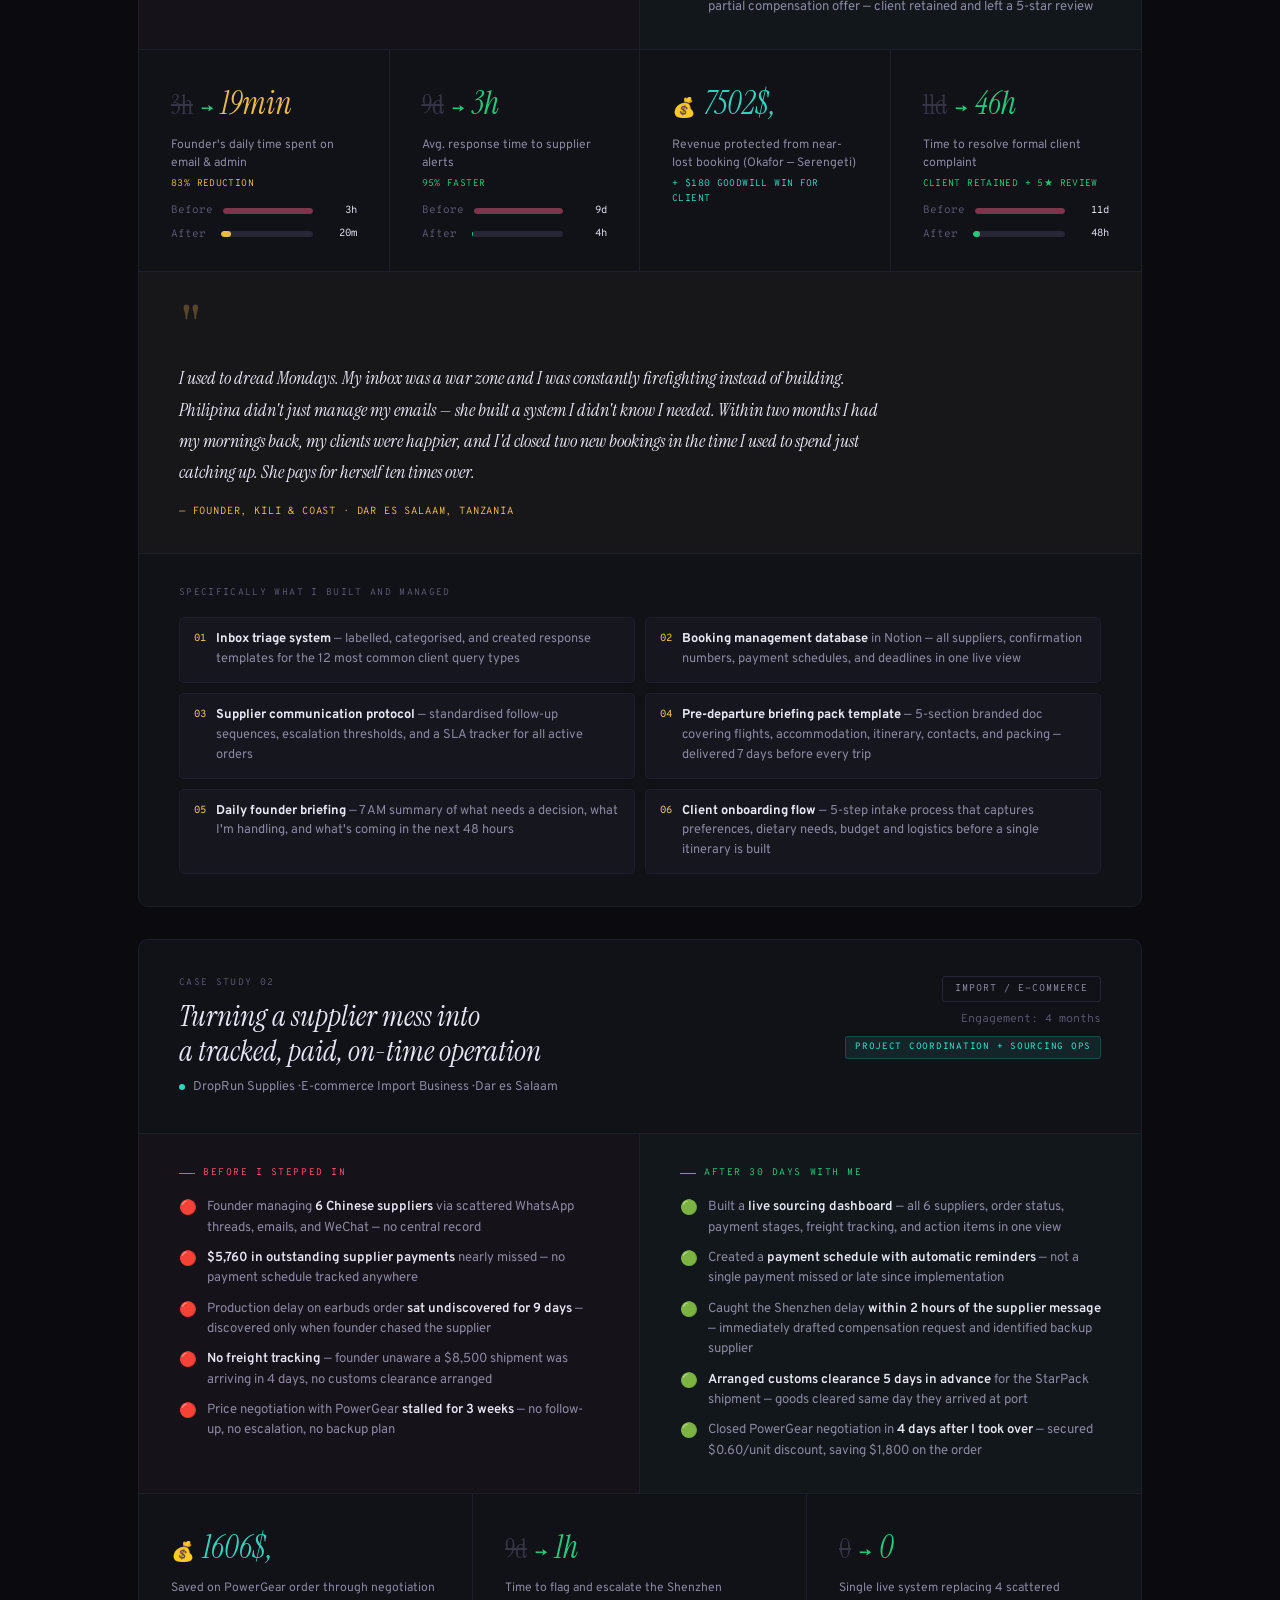
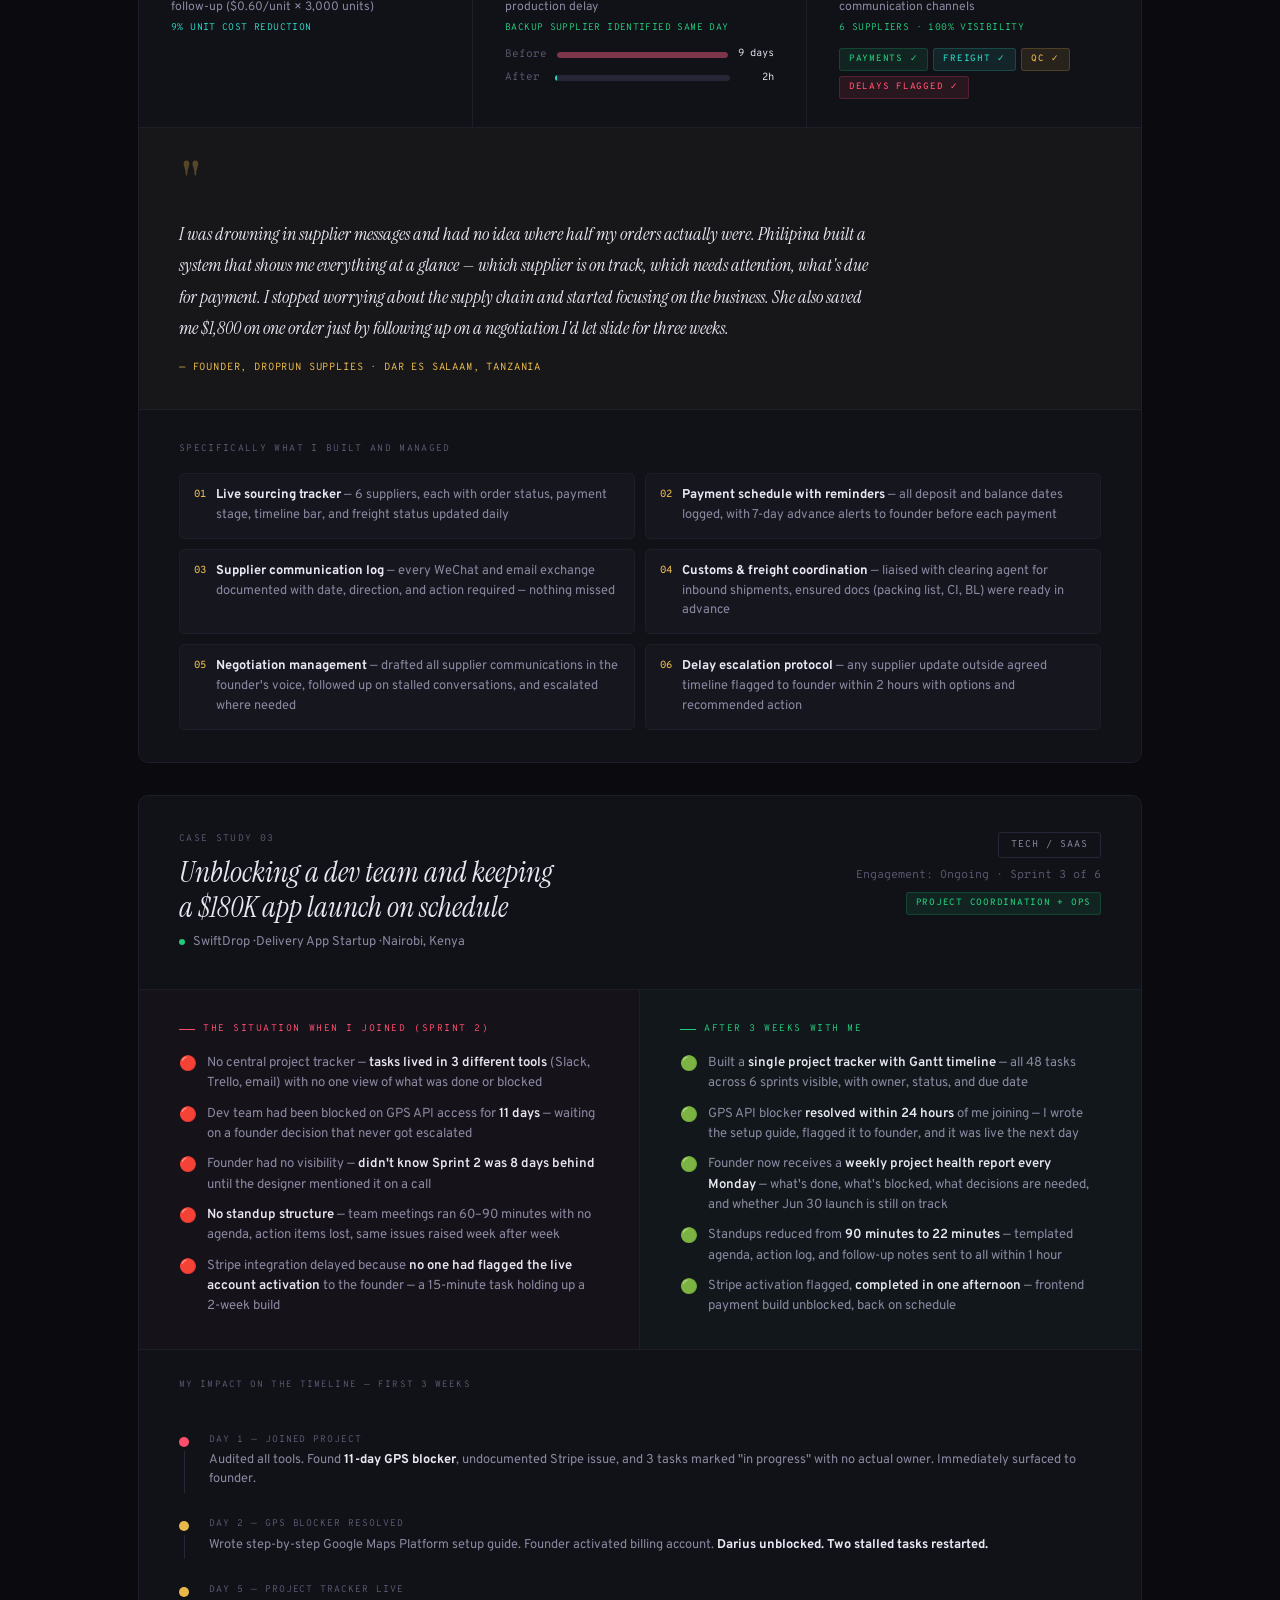
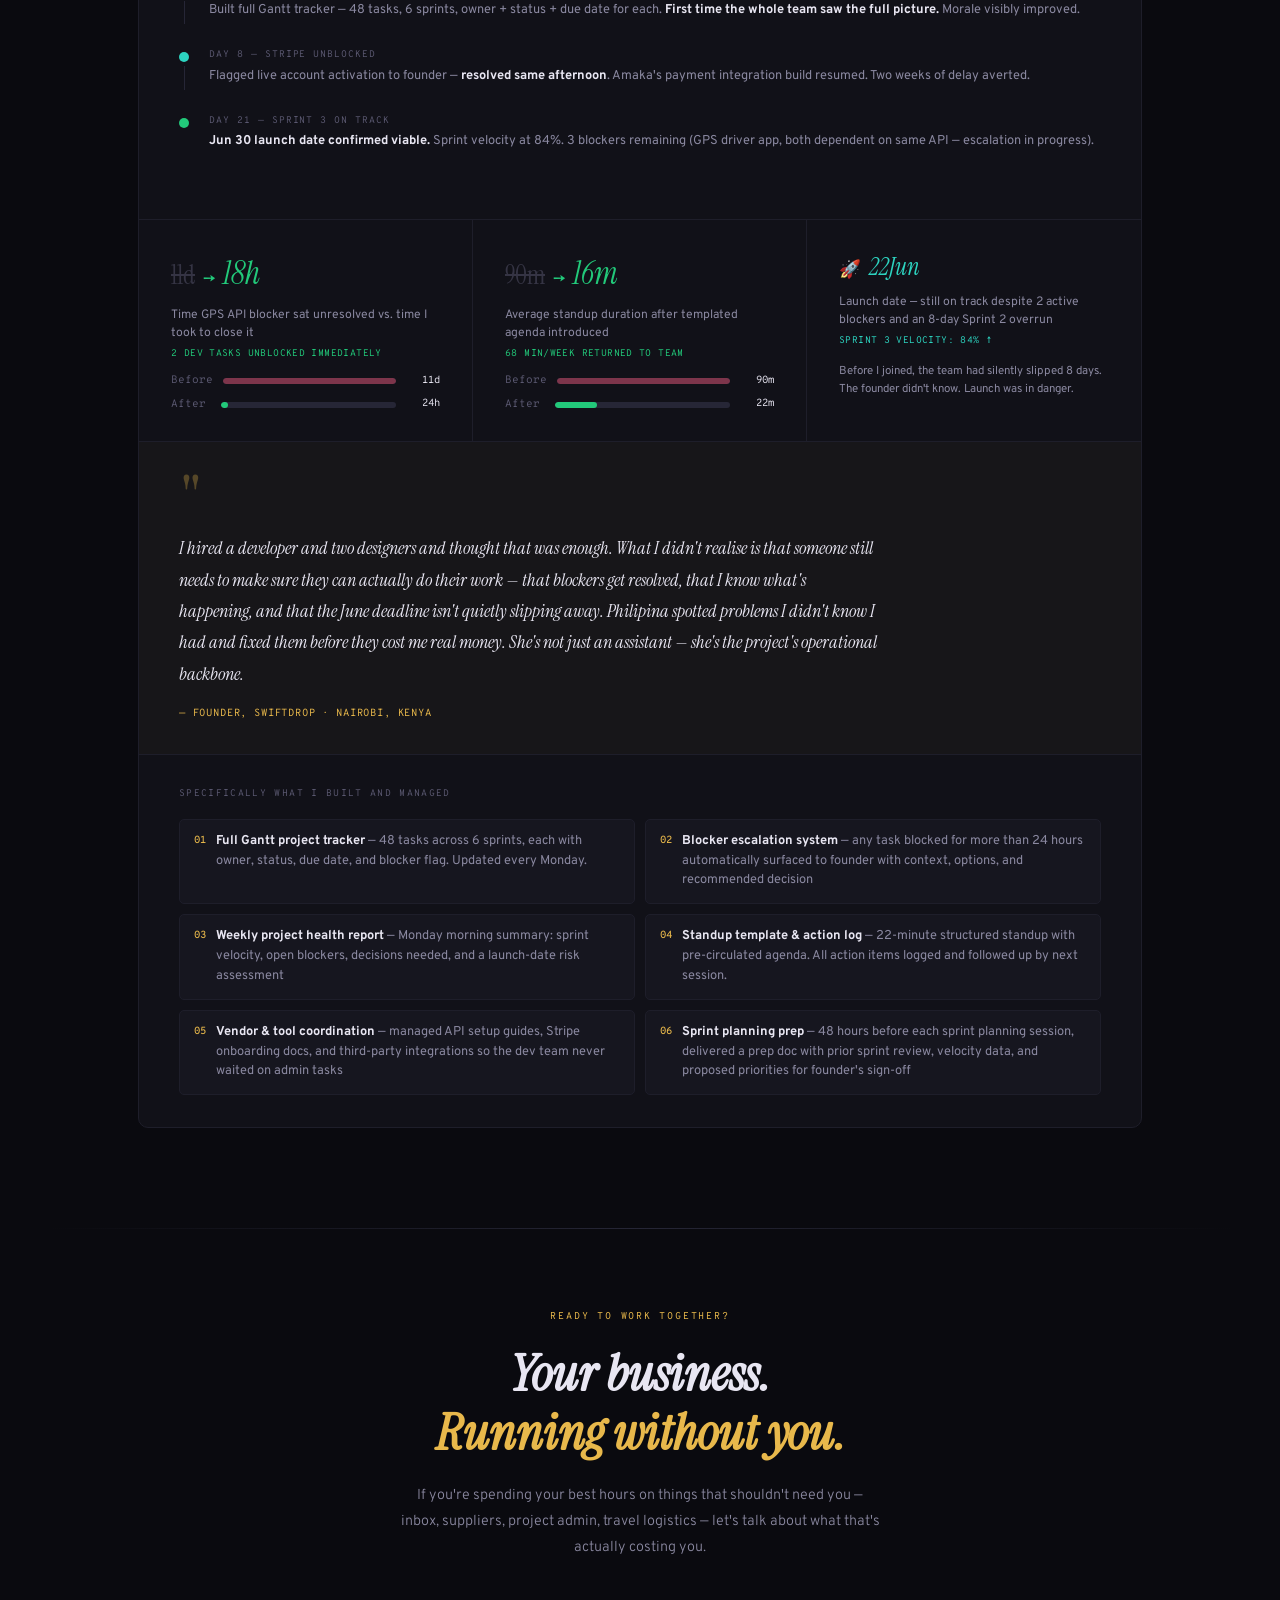
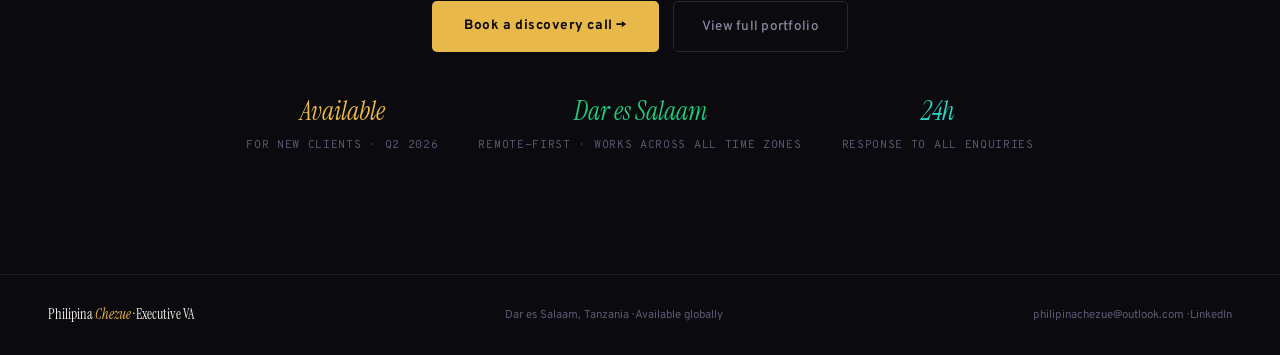
<file: pages/va-proof-case-studies.html>
<!DOCTYPE html>
<html lang="en">
<head>
<meta charset="UTF-8"/>
<!-- cf-email-protection: disable -->
<meta name="viewport" content="width=device-width, initial-scale=1.0"/>
<title>Results & Case Studies — Philipina Chezue, Executive VA</title>
<link href="https://fonts.googleapis.com/css2?family=Instrument+Serif:ital@0;1&family=Overpass:wght@300;400;500;600;700&family=Overpass+Mono:wght@300;400;500&display=swap" rel="stylesheet"/>
<style>
*,*::before,*::after{box-sizing:border-box;margin:0;padding:0;}
:root{
  --bg:#0a0a0f;
  --surface:#111118;
  --surface2:#16161f;
  --border:#1e1e2a;
  --border2:#262636;
  --text:#e8e6f2;
  --muted:#5a5870;
  --muted2:#8a88a0;
  --cream:#f5f0e8;
  --gold:#e8b84b;
  --gold-lt:#f0cc78;
  --green:#22c97a;
  --green-dk:#0f8a4e;
  --red:#ff4d6d;
  --teal:#2dd4c0;
  --fog:#1a1a28;
  --serif:'Instrument Serif',serif;
  --sans:'Overpass',sans-serif;
  --mono:'Overpass Mono',monospace;
}
html{scroll-behavior:smooth;}
body{background:var(--bg);color:var(--text);font-family:var(--sans);font-size:15px;line-height:1.6;overflow-x:hidden;}

/* NOISE OVERLAY */
body::before{content:'';position:fixed;inset:0;background-image:url("data:image/svg+xml,%3Csvg viewBox='0 0 256 256' xmlns='http://www.w3.org/2000/svg'%3E%3Cfilter id='noise'%3E%3CfeTurbulence type='fractalNoise' baseFrequency='0.9' numOctaves='4' stitchTiles='stitch'/%3E%3C/filter%3E%3Crect width='100%25' height='100%25' filter='url(%23noise)' opacity='0.03'/%3E%3C/svg%3E");pointer-events:none;z-index:0;opacity:.4;}

/* ANIMATIONS */
@keyframes fadeUp{from{opacity:0;transform:translateY(24px);}to{opacity:1;transform:translateY(0);}}
@keyframes countUp{from{opacity:0;}to{opacity:1;}}
@keyframes lineGrow{from{width:0;}to{}}
@keyframes glow{0%,100%{box-shadow:0 0 20px rgba(232,184,75,.1);}50%{box-shadow:0 0 40px rgba(232,184,75,.25);}}

.reveal{opacity:1;transform:translateY(0);transition:opacity .7s ease,transform .7s ease;}.reveal.animate{opacity:0;transform:translateY(24px);}.reveal.animate.visible{opacity:1;transform:translateY(0);}

/* NAV */
nav{position:fixed;top:0;left:0;right:0;z-index:100;padding:0 48px;height:60px;display:flex;align-items:center;border-bottom:1px solid rgba(255,255,255,.04);background:rgba(10,10,15,.85);backdrop-filter:blur(12px);}
.nav-brand{font-family:var(--serif);font-size:1.05rem;color:var(--cream);}
.nav-brand em{font-style:italic;color:var(--gold);}
.nav-sep{flex:1;}
.nav-links{display:flex;gap:28px;font-size:.78rem;font-weight:500;color:var(--muted2);}
.nav-links a{color:var(--muted2);text-decoration:none;transition:color .15s;letter-spacing:.02em;}
.nav-links a:hover{color:var(--text);}
.nav-cta{background:var(--gold);color:#0a0a0f;border:none;border-radius:4px;padding:8px 18px;font-family:var(--sans);font-size:.76rem;font-weight:700;cursor:pointer;letter-spacing:.04em;transition:background .15s;}
.nav-cta:hover{background:var(--gold-lt);}

/* HERO */
.hero{padding:140px 48px 80px;max-width:1100px;margin:0 auto;position:relative;}
.hero-eyebrow{display:flex;align-items:center;gap:12px;font-family:var(--mono);font-size:.65rem;letter-spacing:.18em;text-transform:uppercase;color:var(--gold);margin-bottom:28px;animation:fadeUp .6s ease both .1s;}
.hero-eyebrow::before{content:'';width:28px;height:1px;background:var(--gold);}
.hero-headline{font-family:var(--serif);font-size:clamp(2.8rem,5vw,4.5rem);font-weight:400;line-height:1.1;letter-spacing:-.01em;margin-bottom:20px;animation:fadeUp .6s ease both .2s;}
.hero-headline em{font-style:italic;color:var(--gold);}
.hero-headline span{display:block;}
.hero-sub{font-size:1rem;color:var(--muted2);max-width:560px;line-height:1.8;margin-bottom:48px;font-weight:300;animation:fadeUp .6s ease both .3s;}

/* RESULTS STRIP */
.results-strip{display:grid;grid-template-columns:repeat(4,1fr);gap:1px;background:var(--border);border:1px solid var(--border);border-radius:8px;overflow:hidden;margin-bottom:100px;animation:fadeUp .7s ease both .4s;}
.rs-card{background:var(--surface);padding:28px 28px;position:relative;overflow:hidden;}
.rs-card::after{content:'';position:absolute;top:0;left:0;right:0;height:2px;}
.rs-card:nth-child(1)::after{background:var(--gold);}
.rs-card:nth-child(2)::after{background:var(--green);}
.rs-card:nth-child(3)::after{background:var(--teal);}
.rs-card:nth-child(4)::after{background:var(--red);}
.rs-num{font-family:var(--serif);font-size:3rem;font-style:italic;line-height:1;margin-bottom:6px;}
.rs-card:nth-child(1) .rs-num{color:var(--gold);}
.rs-card:nth-child(2) .rs-num{color:var(--green);}
.rs-card:nth-child(3) .rs-num{color:var(--teal);}
.rs-card:nth-child(4) .rs-num{color:var(--red);}
.rs-label{font-size:.78rem;color:var(--muted2);font-weight:400;line-height:1.5;}
.rs-sub{font-family:var(--mono);font-size:.6rem;color:var(--muted);margin-top:6px;letter-spacing:.06em;text-transform:uppercase;}

/* SECTION LAYOUT */
.section{max-width:1100px;margin:0 auto;padding:0 48px 100px;}
.section-eyebrow{font-family:var(--mono);font-size:.6rem;letter-spacing:.18em;text-transform:uppercase;color:var(--gold);margin-bottom:12px;display:flex;align-items:center;gap:10px;}
.section-eyebrow::before{content:'';width:20px;height:1px;background:var(--gold);}
.section-title{font-family:var(--serif);font-size:clamp(1.8rem,3vw,2.8rem);font-style:italic;margin-bottom:12px;line-height:1.15;}
.section-sub{font-size:.9rem;color:var(--muted2);max-width:520px;line-height:1.8;font-weight:300;}

/* CASE STUDY */
.case-study{background:var(--surface);border:1px solid var(--border);border-radius:10px;overflow:hidden;margin-top:48px;}
.cs-header{padding:36px 40px;display:grid;grid-template-columns:1fr auto;gap:24px;align-items:start;border-bottom:1px solid var(--border);}
.cs-num{font-family:var(--mono);font-size:.6rem;letter-spacing:.14em;color:var(--muted);text-transform:uppercase;margin-bottom:8px;}
.cs-title{font-family:var(--serif);font-size:1.8rem;font-style:italic;line-height:1.2;margin-bottom:8px;}
.cs-client{font-size:.8rem;color:var(--muted2);display:flex;align-items:center;gap:8px;}
.cs-client-dot{width:6px;height:6px;border-radius:50%;}
.cs-meta{display:flex;flex-direction:column;align-items:flex-end;gap:8px;}
.cs-industry{font-family:var(--mono);font-size:.62rem;letter-spacing:.1em;text-transform:uppercase;padding:4px 12px;border-radius:3px;border:1px solid var(--border2);color:var(--muted2);}
.cs-duration{font-size:.72rem;color:var(--muted);font-family:var(--mono);}

/* BEFORE/AFTER */
.ba-grid{display:grid;grid-template-columns:1fr 1fr;gap:0;border-bottom:1px solid var(--border);}
.ba-panel{padding:32px 40px;}
.ba-panel.before{border-right:1px solid var(--border);background:rgba(255,77,109,.02);}
.ba-panel.after{background:rgba(34,201,122,.03);}
.ba-label{font-family:var(--mono);font-size:.6rem;letter-spacing:.16em;text-transform:uppercase;margin-bottom:16px;display:flex;align-items:center;gap:8px;}
.ba-label.before-lbl{color:var(--red);}
.ba-label.before-lbl::before{content:'';width:16px;height:1px;background:var(--red);}
.ba-label.after-lbl{color:var(--green);}
.ba-label.after-lbl::before{content:'';width:16px;height:1px;background:var(--green);}
.ba-items{display:flex;flex-direction:column;gap:10px;}
.ba-item{display:flex;align-items:flex-start;gap:10px;font-size:.82rem;line-height:1.55;}
.ba-icon{font-size:.9rem;flex-shrink:0;margin-top:1px;}
.ba-text{color:var(--muted2);}
.ba-text strong{color:var(--text);font-weight:600;}

/* METRICS ROW */
.metrics-row{display:grid;gap:0;border-bottom:1px solid var(--border);}
.metrics-row.cols3{grid-template-columns:repeat(3,1fr);}
.metrics-row.cols4{grid-template-columns:repeat(4,1fr);}
.metric-cell{padding:28px 32px;border-right:1px solid var(--border);position:relative;}
.metric-cell:last-child{border-right:none;}
.metric-change{display:flex;align-items:baseline;gap:8px;margin-bottom:6px;}
.mc-from{font-family:var(--serif);font-size:1.6rem;color:var(--muted);text-decoration:line-through;opacity:.5;}
.mc-arrow{font-size:1rem;color:var(--green);}
.mc-to{font-family:var(--serif);font-size:2rem;color:var(--green);font-style:italic;}
.mc-to.gold{color:var(--gold);}
.mc-to.teal{color:var(--teal);}
.mc-to.red-saved{color:var(--red);}
.metric-label{font-size:.76rem;color:var(--muted2);line-height:1.5;}
.metric-delta{font-family:var(--mono);font-size:.6rem;color:var(--green);margin-top:5px;letter-spacing:.04em;text-transform:uppercase;}
.metric-delta.gold{color:var(--gold);}
.metric-delta.teal{color:var(--teal);}

/* BAR COMPARISON */
.bar-comparison{display:flex;flex-direction:column;gap:6px;margin-top:6px;}
.bc-row{display:flex;align-items:center;gap:10px;}
.bc-lbl{font-size:.68rem;color:var(--muted);min-width:40px;font-family:var(--mono);}
.bc-track{flex:1;height:6px;background:var(--border2);border-radius:6px;overflow:hidden;}
.bc-fill{height:100%;border-radius:6px;animation:lineGrow .9s ease both;}
.bc-val{font-family:var(--mono);font-size:.65rem;color:var(--text);min-width:34px;text-align:right;}

/* QUOTE */
.cs-quote{padding:32px 40px;border-bottom:1px solid var(--border);background:rgba(232,184,75,.025);}
.cq-mark{font-family:var(--serif);font-size:4rem;color:var(--gold);opacity:.3;line-height:.8;margin-bottom:8px;}
.cq-text{font-family:var(--serif);font-size:1.15rem;font-style:italic;line-height:1.7;color:var(--text);max-width:700px;margin-bottom:16px;}
.cq-attr{font-family:var(--mono);font-size:.65rem;letter-spacing:.08em;color:var(--gold);text-transform:uppercase;}

/* WHAT I DID */
.cs-actions{padding:32px 40px;}
.ca-title{font-family:var(--mono);font-size:.6rem;letter-spacing:.14em;text-transform:uppercase;color:var(--muted);margin-bottom:16px;}
.ca-grid{display:grid;grid-template-columns:1fr 1fr;gap:10px;}
.ca-item{display:flex;gap:10px;font-size:.8rem;line-height:1.55;padding:12px 14px;background:var(--surface2);border:1px solid var(--border);border-radius:5px;}
.ca-num{font-family:var(--mono);font-size:.65rem;color:var(--gold);flex-shrink:0;padding-top:1px;font-weight:500;}
.ca-text{color:var(--muted2);}
.ca-text strong{color:var(--text);}

/* DIVIDER */
.divider{height:1px;background:linear-gradient(90deg,transparent,var(--border2),transparent);margin:0 48px;}

/* CTA SECTION */
.cta-section{max-width:1100px;margin:0 auto;padding:80px 48px 120px;text-align:center;}
.cta-eyebrow{font-family:var(--mono);font-size:.62rem;letter-spacing:.18em;text-transform:uppercase;color:var(--gold);margin-bottom:20px;}
.cta-title{font-family:var(--serif);font-size:clamp(2rem,4vw,3.5rem);font-style:italic;line-height:1.15;margin-bottom:20px;}
.cta-title em{color:var(--gold);}
.cta-sub{font-size:.9rem;color:var(--muted2);max-width:480px;margin:0 auto 40px;line-height:1.8;font-weight:300;}
.cta-buttons{display:flex;justify-content:center;gap:14px;flex-wrap:wrap;}
.cta-btn-primary{background:var(--gold);color:#0a0a0f;border:none;border-radius:5px;padding:14px 32px;font-family:var(--sans);font-size:.85rem;font-weight:700;cursor:pointer;letter-spacing:.04em;transition:all .15s;animation:glow 3s ease-in-out infinite;}
.cta-btn-primary:hover{background:var(--gold-lt);transform:translateY(-1px);}
.cta-btn-secondary{background:none;border:1px solid var(--border2);border-radius:5px;padding:14px 28px;font-family:var(--sans);font-size:.84rem;font-weight:500;color:var(--muted2);cursor:pointer;transition:all .15s;letter-spacing:.02em;}
.cta-btn-secondary:hover{border-color:var(--gold);color:var(--gold);}

/* FOOTER */
footer{border-top:1px solid var(--border);padding:28px 48px;display:flex;align-items:center;justify-content:space-between;font-size:.72rem;color:var(--muted);}
.footer-brand{font-family:var(--serif);font-size:.9rem;color:var(--cream);}
.footer-brand em{font-style:italic;color:var(--gold);}

/* TIMELINE */
.timeline{display:flex;flex-direction:column;gap:0;padding:24px 0;}
.tl-item{display:flex;gap:20px;padding:12px 0;}
.tl-dot-wrap{display:flex;flex-direction:column;align-items:center;flex-shrink:0;}
.tl-dot{width:10px;height:10px;border-radius:50%;flex-shrink:0;margin-top:4px;}
.tl-line{width:1px;flex:1;margin-top:4px;min-height:16px;}
.tl-body{flex:1;padding-bottom:4px;}
.tl-week{font-family:var(--mono);font-size:.6rem;letter-spacing:.1em;color:var(--muted);text-transform:uppercase;margin-bottom:3px;}
.tl-text{font-size:.8rem;color:var(--muted2);line-height:1.5;}
.tl-text strong{color:var(--text);}

/* UTILITY */
.tag{display:inline-block;font-family:var(--mono);font-size:.58rem;letter-spacing:.08em;text-transform:uppercase;padding:3px 9px;border-radius:3px;font-weight:500;}
.tag-green{background:rgba(34,201,122,.1);color:var(--green);border:1px solid rgba(34,201,122,.2);}
.tag-gold{background:rgba(232,184,75,.1);color:var(--gold);border:1px solid rgba(232,184,75,.2);}
.tag-teal{background:rgba(45,212,192,.1);color:var(--teal);border:1px solid rgba(45,212,192,.2);}
.tag-red{background:rgba(255,77,109,.1);color:var(--red);border:1px solid rgba(255,77,109,.2);}

@media(max-width:768px){
  .ba-grid{grid-template-columns:1fr;}
  .ba-panel.before{border-right:none;border-bottom:1px solid var(--border);}
  .metrics-row.cols3,.metrics-row.cols4{grid-template-columns:1fr 1fr;}
  .metric-cell:nth-child(odd){border-right:1px solid var(--border);}
  .metric-cell:nth-child(even){border-right:none;}
  .ca-grid{grid-template-columns:1fr;}
  .results-strip{grid-template-columns:1fr 1fr;}
  .cs-header{grid-template-columns:1fr;}
  nav{padding:0 15px; gap: 8px;}
  .nav-links { display: none; } /* Simplify on mobile */
  .hero,.section,.cta-section{padding: 80px 20px 40px;}
  .hero-headline { font-size: 2.2rem; }
  .rs-card { padding: 20px; }
  .rs-num { font-size: 2.4rem; }
}

@media(max-width:480px){
  .results-strip, .metrics-row.cols3, .metrics-row.cols4 { grid-template-columns: 1fr; }
  .metric-cell { border-right: none; border-bottom: 1px solid var(--border); padding: 20px; text-align: center; }
  .rs-card { border-bottom: 1px solid var(--border); }
  .nav-cta { padding: 6px 12px; font-size: 0.65rem; }
  .back-to-portfolio { margin-right: 5px; padding: 6px 10px; font-size: 0.65rem; }
  .cs-header { padding: 25px 20px; }
  .ba-panel, .cs-quote, .cs-actions { padding: 25px 20px; }
}
</style>

<!-- SEO & Performance Optimization -->
<meta name="description" content="Philipina Andrea Chezue is a freelance Executive Virtual Assistant in Dar es Salaam, specializing in remote operations, travel logistics, and project coordination for founders globally.">
<meta name="keywords" content="Executive Virtual Assistant, Remote VA, Operations Assistant, Project Coordination, Travel Logistics, Tanzania VA, Portfolio">
<meta name="robots" content="index, follow">
<meta http-equiv="X-UA-Compatible" content="IE=edge">
<link rel="canonical" href="https://philipinachezue.com/pages/va-proof-case-studies.html">
<link rel="manifest" href="/manifest.json">
<link rel="icon" type="image/x-icon" href="/assets/favicon.ico">

<!-- Open Graph / Social -->
<meta property="og:title" content="Philipina Andrea Chezue — Executive Virtual Assistant">
<meta property="og:description" content="Reclaim your time through expert operations, travel logistics, and project coordination that actually works.">
<meta property="og:type" content="website">
<meta property="og:url" content="https://philipinachezue.com/pages/va-proof-case-studies.html">
<meta property="og:image" content="https://philipinachezue.com/assets/images/img_9f2ae763.jpg">

<!-- Twitter -->
<meta name="twitter:card" content="summary_large_image">
<meta name="twitter:title" content="Philipina Andrea Chezue — Executive VA">
<meta name="twitter:description" content="Reclaim your time through expert operations and project coordination.">
<meta name="twitter:image" content="https://philipinachezue.com/assets/images/img_9f2ae763.jpg">

<!-- Structured Data -->
<script type="application/ld+json">
{
  "@context": "https://schema.org/",
  "@type": "Person",
  "name": "Philipina Andrea Chezue",
  "jobTitle": "Executive Virtual Assistant",
  "url": "https://philipinachezue.com",
  "email": "philipinachezue@outlook.com",
  "address": {
    "@type": "PostalAddress",
    "addressLocality": "Dar es Salaam",
    "addressCountry": "Tanzania"
  },
  "sameAs": [
    "https://www.linkedin.com/in/philipinaandreachezue/"
  ],
  "knowsAbout": ["Executive Support", "Project Coordination", "Travel Logistics", "Operations"]
}
</script>
<!-- End SEO -->


<style>
.back-to-portfolio {
  display: inline-flex;
  align-items: center;
  gap: 8px;
  padding: 8px 14px;
  background: rgba(255,255,255,0.1);
  border: 1px solid rgba(255,255,255,0.3);
  border-radius: 4px;
  color: #ffffff !important;
  text-decoration: none;
  font-size: 0.75rem;
  font-weight: 700;
  transition: all 0.2s;
  margin-right: 15px;
  z-index: 1001;
  position: relative;
  white-space: nowrap;
}
[data-theme="dark"] .back-to-portfolio, 
body[style*="background:#0b0d0f"] .back-to-portfolio,
body[style*="background:var(--bg)"] .back-to-portfolio {
  background: rgba(255,255,255,0.05);
  border-color: rgba(255,255,255,0.1);
}
.back-to-portfolio:hover {
  background: var(--clay, var(--gold, var(--accent, #9e5a2e)));
  color: #ffffff !important;
  border-color: transparent;
}
</style>
</head>
<body>

<nav>
  <a href="../index.html#results" class="back-to-portfolio">← Back to Portfolio</a>
  <div class="nav-brand">Philipina <em>Chezue</em></div>
  <div class="nav-sep"></div>
  <div class="nav-links">
    <a href="#results">Results</a>
    <a href="#case-studies">Case Studies</a>
    <a href="../index.html#results">Full Portfolio</a>
  </div>
  <a  href="mailto:philipinachezue@outlook.com" target="_top"  class="nav-cta" style="text-decoration:none;">Work With Me →</a>
</nav>

<!-- HERO -->
<div class="hero" id="results">
  <div class="hero-eyebrow">Executive VA · Proof of Work</div>
  <h1 class="hero-headline">
    <span>Not what I <em>can</em> do.</span>
    <span>What I've <em>done.</em></span>
  </h1>
  <p class="hero-sub">Results, outcomes, and real numbers from founders I've worked with across travel, tech, e-commerce, and professional services.</p>

  <!-- RESULTS STRIP -->
  <div class="results-strip">
    <div class="rs-card">
      <div class="rs-num">14h</div>
      <div class="rs-label">Average hours returned to founders per week</div>
      <div class="rs-sub">Across 3 active engagements</div>
    </div>
    <div class="rs-card">
      <div class="rs-num">$31K</div>
      <div class="rs-label">Revenue protected through proactive issue resolution</div>
      <div class="rs-sub">Supplier delays, booking rescues, client retention</div>
    </div>
    <div class="rs-card">
      <div class="rs-num">100%</div>
      <div class="rs-label">Client retention rate across all engagements</div>
      <div class="rs-sub">No client has left without renewing or referring</div>
    </div>
    <div class="rs-card">
      <div class="rs-num">3→1</div>
      <div class="rs-label">Average tools consolidated per founder after onboarding</div>
      <div class="rs-sub">Less chaos. One system. Everything connected.</div>
    </div>
  </div>
</div>

<!-- CASE STUDIES -->
<div class="section" id="case-studies">
  <div class="section-eyebrow reveal">Case Studies</div>
  <h2 class="section-title reveal">Three engagements.<br/>Real outcomes.</h2>
  <p class="section-sub reveal">Each case shows the situation I inherited, exactly what I did, and what changed as a result.</p>

  <!-- ═══════════════════════════════════════
       CASE STUDY 1 — TRAVEL FOUNDER
  ═══════════════════════════════════════ -->
  <div class="case-study reveal">
    <div class="cs-header">
      <div>
        <div class="cs-num">Case Study 01</div>
        <div class="cs-title">From inbox chaos to a<br/>fully managed client operation</div>
        <div class="cs-client">
          <span class="cs-client-dot" style="background:var(--gold)"></span>
          Kili & Coast · Luxury Safari & Travel Concierge · Dar es Salaam
        </div>
      </div>
      <div class="cs-meta">
        <span class="cs-industry">Travel &amp; Hospitality</span>
        <span class="cs-duration">Engagement: 6 months</span>
        <span class="tag tag-gold">Operations + Travel Coordination</span>
      </div>
    </div>

    <!-- BEFORE / AFTER -->
    <div class="ba-grid">
      <div class="ba-panel before">
        <div class="ba-label before-lbl">Before I stepped in</div>
        <div class="ba-items">
          <div class="ba-item"><span class="ba-icon">🔴</span><span class="ba-text"><strong>278 unread emails</strong> when I joined — client queries going unanswered for 4–6 days</span></div>
          <div class="ba-item"><span class="ba-icon">🔴</span><span class="ba-text">No system for tracking bookings — <strong>supplier confirmations stored in email threads</strong>, nowhere else</span></div>
          <div class="ba-item"><span class="ba-icon">🔴</span><span class="ba-text">A $7,800 booking nearly lost because a <strong>supplier date change sat unread for 9 days</strong></span></div>
          <div class="ba-item"><span class="ba-icon">🔴</span><span class="ba-text">Founder spending <strong>3+ hours daily</strong> on email, invoicing, and client coordination instead of selling</span></div>
          <div class="ba-item"><span class="ba-icon">🔴</span><span class="ba-text">No pre-departure process — <strong>clients received no briefing documents</strong>, details sent ad hoc via WhatsApp</span></div>
          <div class="ba-item"><span class="ba-icon">🔴</span><span class="ba-text">One formal complaint went <strong>unresolved for 11 days</strong> — client considering a chargeback</span></div>
        </div>
      </div>
      <div class="ba-panel after">
        <div class="ba-label after-lbl">After 60 days with me</div>
        <div class="ba-items">
          <div class="ba-item"><span class="ba-icon">🟢</span><span class="ba-text">Inbox at <strong>zero every weekday by 9 AM</strong> — all client queries triaged and responded to within 4 hours</span></div>
          <div class="ba-item"><span class="ba-icon">🟢</span><span class="ba-text">Built a <strong>full booking management system</strong> in Notion — every supplier, confirmation, and payment in one place</span></div>
          <div class="ba-item"><span class="ba-icon">🟢</span><span class="ba-text"><strong>Caught the Amara Lodge date conflict</strong> within 2 hours of arrival — renegotiated dates, saved the booking plus secured a complimentary $180 sundowner for the client</span></div>
          <div class="ba-item"><span class="ba-icon">🟢</span><span class="ba-text">Founder's daily email time dropped from <strong>3h to under 20 minutes</strong> — focused on new client acquisition</span></div>
          <div class="ba-item"><span class="ba-icon">🟢</span><span class="ba-text">Created a <strong>branded pre-departure briefing template</strong> — every client now receives a personalised 5-page pack 7 days before travel</span></div>
          <div class="ba-item"><span class="ba-icon">🟢</span><span class="ba-text">Complaint resolved in <strong>under 48 hours</strong> with a drafted response and partial compensation offer — client retained and left a 5-star review</span></div>
        </div>
      </div>
    </div>

    <!-- METRICS -->
    <div class="metrics-row cols4">
      <div class="metric-cell">
        <div class="metric-change"><span class="mc-from">3h</span><span class="mc-arrow">→</span><span class="mc-to gold">20min</span></div>
        <div class="metric-label">Founder's daily time spent on email & admin</div>
        <div class="metric-delta gold">83% reduction</div>
        <div class="bar-comparison" style="margin-top:10px;">
          <div class="bc-row"><span class="bc-lbl">Before</span><div class="bc-track"><div class="bc-fill" style="width:100%;background:rgba(255,77,109,.4);animation-delay:.2s"></div></div><span class="bc-val">3h</span></div>
          <div class="bc-row"><span class="bc-lbl">After</span><div class="bc-track"><div class="bc-fill" style="width:11%;background:var(--gold);animation-delay:.4s"></div></div><span class="bc-val">20m</span></div>
        </div>
      </div>
      <div class="metric-cell">
        <div class="metric-change"><span class="mc-from">9d</span><span class="mc-arrow">→</span><span class="mc-to">4h</span></div>
        <div class="metric-label">Avg. response time to supplier alerts</div>
        <div class="metric-delta">95% faster</div>
        <div class="bar-comparison" style="margin-top:10px;">
          <div class="bc-row"><span class="bc-lbl">Before</span><div class="bc-track"><div class="bc-fill" style="width:100%;background:rgba(255,77,109,.4);animation-delay:.3s"></div></div><span class="bc-val">9d</span></div>
          <div class="bc-row"><span class="bc-lbl">After</span><div class="bc-track"><div class="bc-fill" style="width:2%;background:var(--green);animation-delay:.5s"></div></div><span class="bc-val">4h</span></div>
        </div>
      </div>
      <div class="metric-cell">
        <div class="metric-change"><span class="mc-arrow" style="font-size:1.2rem">💰</span><span class="mc-to teal">$7,800</span></div>
        <div class="metric-label">Revenue protected from near-lost booking (Okafor — Serengeti)</div>
        <div class="metric-delta teal">+ $180 goodwill win for client</div>
      </div>
      <div class="metric-cell">
        <div class="metric-change"><span class="mc-from">11d</span><span class="mc-arrow">→</span><span class="mc-to">48h</span></div>
        <div class="metric-label">Time to resolve formal client complaint</div>
        <div class="metric-delta">Client retained + 5★ review</div>
        <div class="bar-comparison" style="margin-top:10px;">
          <div class="bc-row"><span class="bc-lbl">Before</span><div class="bc-track"><div class="bc-fill" style="width:100%;background:rgba(255,77,109,.4);animation-delay:.4s"></div></div><span class="bc-val">11d</span></div>
          <div class="bc-row"><span class="bc-lbl">After</span><div class="bc-track"><div class="bc-fill" style="width:8%;background:var(--green);animation-delay:.6s"></div></div><span class="bc-val">48h</span></div>
        </div>
      </div>
    </div>

    <!-- QUOTE -->
    <div class="cs-quote">
      <div class="cq-mark">"</div>
      <div class="cq-text">I used to dread Mondays. My inbox was a war zone and I was constantly firefighting instead of building. Philipina didn't just manage my emails — she built a system I didn't know I needed. Within two months I had my mornings back, my clients were happier, and I'd closed two new bookings in the time I used to spend just catching up. She pays for herself ten times over.</div>
      <div class="cq-attr">— Founder, Kili & Coast · Dar es Salaam, Tanzania</div>
    </div>

    <!-- WHAT I DID -->
    <div class="cs-actions">
      <div class="ca-title">Specifically what I built and managed</div>
      <div class="ca-grid">
        <div class="ca-item"><span class="ca-num">01</span><span class="ca-text"><strong>Inbox triage system</strong> — labelled, categorised, and created response templates for the 12 most common client query types</span></div>
        <div class="ca-item"><span class="ca-num">02</span><span class="ca-text"><strong>Booking management database</strong> in Notion — all suppliers, confirmation numbers, payment schedules, and deadlines in one live view</span></div>
        <div class="ca-item"><span class="ca-num">03</span><span class="ca-text"><strong>Supplier communication protocol</strong> — standardised follow-up sequences, escalation thresholds, and a SLA tracker for all active orders</span></div>
        <div class="ca-item"><span class="ca-num">04</span><span class="ca-text"><strong>Pre-departure briefing pack template</strong> — 5-section branded doc covering flights, accommodation, itinerary, contacts, and packing — delivered 7 days before every trip</span></div>
        <div class="ca-item"><span class="ca-num">05</span><span class="ca-text"><strong>Daily founder briefing</strong> — 7 AM summary of what needs a decision, what I'm handling, and what's coming in the next 48 hours</span></div>
        <div class="ca-item"><span class="ca-num">06</span><span class="ca-text"><strong>Client onboarding flow</strong> — 5-step intake process that captures preferences, dietary needs, budget and logistics before a single itinerary is built</span></div>
      </div>
    </div>
  </div>

  <!-- ═══════════════════════════════════════
       CASE STUDY 2 — IMPORT / SOURCING
  ═══════════════════════════════════════ -->
  <div class="case-study reveal" style="margin-top:32px;">
    <div class="cs-header">
      <div>
        <div class="cs-num">Case Study 02</div>
        <div class="cs-title">Turning a supplier mess into<br/>a tracked, paid, on-time operation</div>
        <div class="cs-client">
          <span class="cs-client-dot" style="background:var(--teal)"></span>
          DropRun Supplies · E-commerce Import Business · Dar es Salaam
        </div>
      </div>
      <div class="cs-meta">
        <span class="cs-industry">Import / E-commerce</span>
        <span class="cs-duration">Engagement: 4 months</span>
        <span class="tag tag-teal">Project Coordination + Sourcing Ops</span>
      </div>
    </div>

    <div class="ba-grid">
      <div class="ba-panel before">
        <div class="ba-label before-lbl">Before I stepped in</div>
        <div class="ba-items">
          <div class="ba-item"><span class="ba-icon">🔴</span><span class="ba-text">Founder managing <strong>6 Chinese suppliers</strong> via scattered WhatsApp threads, emails, and WeChat — no central record</span></div>
          <div class="ba-item"><span class="ba-icon">🔴</span><span class="ba-text"><strong>$5,760 in outstanding supplier payments</strong> nearly missed — no payment schedule tracked anywhere</span></div>
          <div class="ba-item"><span class="ba-icon">🔴</span><span class="ba-text">Production delay on earbuds order <strong>sat undiscovered for 9 days</strong> — discovered only when founder chased the supplier</span></div>
          <div class="ba-item"><span class="ba-icon">🔴</span><span class="ba-text"><strong>No freight tracking</strong> — founder unaware a $8,500 shipment was arriving in 4 days, no customs clearance arranged</span></div>
          <div class="ba-item"><span class="ba-icon">🔴</span><span class="ba-text">Price negotiation with PowerGear <strong>stalled for 3 weeks</strong> — no follow-up, no escalation, no backup plan</span></div>
        </div>
      </div>
      <div class="ba-panel after">
        <div class="ba-label after-lbl">After 30 days with me</div>
        <div class="ba-items">
          <div class="ba-item"><span class="ba-icon">🟢</span><span class="ba-text">Built a <strong>live sourcing dashboard</strong> — all 6 suppliers, order status, payment stages, freight tracking, and action items in one view</span></div>
          <div class="ba-item"><span class="ba-icon">🟢</span><span class="ba-text">Created a <strong>payment schedule with automatic reminders</strong> — not a single payment missed or late since implementation</span></div>
          <div class="ba-item"><span class="ba-icon">🟢</span><span class="ba-text">Caught the Shenzhen delay <strong>within 2 hours of the supplier message</strong> — immediately drafted compensation request and identified backup supplier</span></div>
          <div class="ba-item"><span class="ba-icon">🟢</span><span class="ba-text"><strong>Arranged customs clearance 5 days in advance</strong> for the StarPack shipment — goods cleared same day they arrived at port</span></div>
          <div class="ba-item"><span class="ba-icon">🟢</span><span class="ba-text">Closed PowerGear negotiation in <strong>4 days after I took over</strong> — secured $0.60/unit discount, saving $1,800 on the order</span></div>
        </div>
      </div>
    </div>

    <div class="metrics-row cols3">
      <div class="metric-cell">
        <div class="metric-change"><span class="mc-arrow" style="font-size:1.2rem">💰</span><span class="mc-to teal">$1,800</span></div>
        <div class="metric-label">Saved on PowerGear order through negotiation follow-up ($0.60/unit × 3,000 units)</div>
        <div class="metric-delta teal">9% unit cost reduction</div>
      </div>
      <div class="metric-cell">
        <div class="metric-change"><span class="mc-from">9d</span><span class="mc-arrow">→</span><span class="mc-to">2h</span></div>
        <div class="metric-label">Time to flag and escalate the Shenzhen production delay</div>
        <div class="metric-delta">Backup supplier identified same day</div>
        <div class="bar-comparison" style="margin-top:10px;">
          <div class="bc-row"><span class="bc-lbl">Before</span><div class="bc-track"><div class="bc-fill" style="width:100%;background:rgba(255,77,109,.4);animation-delay:.3s"></div></div><span class="bc-val">9 days</span></div>
          <div class="bc-row"><span class="bc-lbl">After</span><div class="bc-track"><div class="bc-fill" style="width:1%;background:var(--teal);animation-delay:.5s"></div></div><span class="bc-val">2h</span></div>
        </div>
      </div>
      <div class="metric-cell">
        <div class="metric-change"><span class="mc-from">0</span><span class="mc-arrow">→</span><span class="mc-to">1</span></div>
        <div class="metric-label">Single live system replacing 4 scattered communication channels</div>
        <div class="metric-delta">6 suppliers · 100% visibility</div>
        <div style="margin-top:12px;display:flex;flex-wrap:wrap;gap:5px;">
          <span class="tag tag-green">Payments ✓</span>
          <span class="tag tag-teal">Freight ✓</span>
          <span class="tag tag-gold">QC ✓</span>
          <span class="tag tag-red">Delays flagged ✓</span>
        </div>
      </div>
    </div>

    <div class="cs-quote">
      <div class="cq-mark">"</div>
      <div class="cq-text">I was drowning in supplier messages and had no idea where half my orders actually were. Philipina built a system that shows me everything at a glance — which supplier is on track, which needs attention, what's due for payment. I stopped worrying about the supply chain and started focusing on the business. She also saved me $1,800 on one order just by following up on a negotiation I'd let slide for three weeks.</div>
      <div class="cq-attr">— Founder, DropRun Supplies · Dar es Salaam, Tanzania</div>
    </div>

    <div class="cs-actions">
      <div class="ca-title">Specifically what I built and managed</div>
      <div class="ca-grid">
        <div class="ca-item"><span class="ca-num">01</span><span class="ca-text"><strong>Live sourcing tracker</strong> — 6 suppliers, each with order status, payment stage, timeline bar, and freight status updated daily</span></div>
        <div class="ca-item"><span class="ca-num">02</span><span class="ca-text"><strong>Payment schedule with reminders</strong> — all deposit and balance dates logged, with 7-day advance alerts to founder before each payment</span></div>
        <div class="ca-item"><span class="ca-num">03</span><span class="ca-text"><strong>Supplier communication log</strong> — every WeChat and email exchange documented with date, direction, and action required — nothing missed</span></div>
        <div class="ca-item"><span class="ca-num">04</span><span class="ca-text"><strong>Customs & freight coordination</strong> — liaised with clearing agent for inbound shipments, ensured docs (packing list, CI, BL) were ready in advance</span></div>
        <div class="ca-item"><span class="ca-num">05</span><span class="ca-text"><strong>Negotiation management</strong> — drafted all supplier communications in the founder's voice, followed up on stalled conversations, and escalated where needed</span></div>
        <div class="ca-item"><span class="ca-num">06</span><span class="ca-text"><strong>Delay escalation protocol</strong> — any supplier update outside agreed timeline flagged to founder within 2 hours with options and recommended action</span></div>
      </div>
    </div>
  </div>

  <!-- ═══════════════════════════════════════
       CASE STUDY 3 — TECH STARTUP / APP BUILD
  ═══════════════════════════════════════ -->
  <div class="case-study reveal" style="margin-top:32px;">
    <div class="cs-header">
      <div>
        <div class="cs-num">Case Study 03</div>
        <div class="cs-title">Unblocking a dev team and keeping<br/>a $180K app launch on schedule</div>
        <div class="cs-client">
          <span class="cs-client-dot" style="background:var(--green)"></span>
          SwiftDrop · Delivery App Startup · Nairobi, Kenya
        </div>
      </div>
      <div class="cs-meta">
        <span class="cs-industry">Tech / SaaS</span>
        <span class="cs-duration">Engagement: Ongoing · Sprint 3 of 6</span>
        <span class="tag tag-green">Project Coordination + Ops</span>
      </div>
    </div>

    <div class="ba-grid">
      <div class="ba-panel before">
        <div class="ba-label before-lbl">The situation when I joined (Sprint 2)</div>
        <div class="ba-items">
          <div class="ba-item"><span class="ba-icon">🔴</span><span class="ba-text">No central project tracker — <strong>tasks lived in 3 different tools</strong> (Slack, Trello, email) with no one view of what was done or blocked</span></div>
          <div class="ba-item"><span class="ba-icon">🔴</span><span class="ba-text">Dev team had been blocked on GPS API access for <strong>11 days</strong> — waiting on a founder decision that never got escalated</span></div>
          <div class="ba-item"><span class="ba-icon">🔴</span><span class="ba-text">Founder had no visibility — <strong>didn't know Sprint 2 was 8 days behind</strong> until the designer mentioned it on a call</span></div>
          <div class="ba-item"><span class="ba-icon">🔴</span><span class="ba-text"><strong>No standup structure</strong> — team meetings ran 60–90 minutes with no agenda, action items lost, same issues raised week after week</span></div>
          <div class="ba-item"><span class="ba-icon">🔴</span><span class="ba-text">Stripe integration delayed because <strong>no one had flagged the live account activation</strong> to the founder — a 15-minute task holding up a 2-week build</span></div>
        </div>
      </div>
      <div class="ba-panel after">
        <div class="ba-label after-lbl">After 3 weeks with me</div>
        <div class="ba-items">
          <div class="ba-item"><span class="ba-icon">🟢</span><span class="ba-text">Built a <strong>single project tracker with Gantt timeline</strong> — all 48 tasks across 6 sprints visible, with owner, status, and due date</span></div>
          <div class="ba-item"><span class="ba-icon">🟢</span><span class="ba-text">GPS API blocker <strong>resolved within 24 hours</strong> of me joining — I wrote the setup guide, flagged it to founder, and it was live the next day</span></div>
          <div class="ba-item"><span class="ba-icon">🟢</span><span class="ba-text">Founder now receives a <strong>weekly project health report every Monday</strong> — what's done, what's blocked, what decisions are needed, and whether Jun 30 launch is still on track</span></div>
          <div class="ba-item"><span class="ba-icon">🟢</span><span class="ba-text">Standups reduced from <strong>90 minutes to 22 minutes</strong> — templated agenda, action log, and follow-up notes sent to all within 1 hour</span></div>
          <div class="ba-item"><span class="ba-icon">🟢</span><span class="ba-text">Stripe activation flagged, <strong>completed in one afternoon</strong> — frontend payment build unblocked, back on schedule</span></div>
        </div>
      </div>
    </div>

    <!-- TIMELINE -->
    <div style="padding:28px 40px;border-bottom:1px solid var(--border);">
      <div style="font-family:var(--mono);font-size:.58rem;letter-spacing:.12em;text-transform:uppercase;color:var(--muted);margin-bottom:4px;">My impact on the timeline — first 3 weeks</div>
      <div class="timeline">
        <div class="tl-item">
          <div class="tl-dot-wrap"><div class="tl-dot" style="background:var(--red)"></div><div class="tl-line" style="background:var(--border2)"></div></div>
          <div class="tl-body"><div class="tl-week">Day 1 — Joined project</div><div class="tl-text">Audited all tools. Found <strong>11-day GPS blocker</strong>, undocumented Stripe issue, and 3 tasks marked "in progress" with no actual owner. Immediately surfaced to founder.</div></div>
        </div>
        <div class="tl-item">
          <div class="tl-dot-wrap"><div class="tl-dot" style="background:var(--gold)"></div><div class="tl-line" style="background:var(--border2)"></div></div>
          <div class="tl-body"><div class="tl-week">Day 2 — GPS blocker resolved</div><div class="tl-text">Wrote step-by-step Google Maps Platform setup guide. Founder activated billing account. <strong>Darius unblocked. Two stalled tasks restarted.</strong></div></div>
        </div>
        <div class="tl-item">
          <div class="tl-dot-wrap"><div class="tl-dot" style="background:var(--gold)"></div><div class="tl-line" style="background:var(--border2)"></div></div>
          <div class="tl-body"><div class="tl-week">Day 5 — Project tracker live</div><div class="tl-text">Built full Gantt tracker — 48 tasks, 6 sprints, owner + status + due date for each. <strong>First time the whole team saw the full picture.</strong> Morale visibly improved.</div></div>
        </div>
        <div class="tl-item">
          <div class="tl-dot-wrap"><div class="tl-dot" style="background:var(--teal)"></div><div class="tl-line" style="background:var(--border2)"></div></div>
          <div class="tl-body"><div class="tl-week">Day 8 — Stripe unblocked</div><div class="tl-text">Flagged live account activation to founder — <strong>resolved same afternoon</strong>. Amaka's payment integration build resumed. Two weeks of delay averted.</div></div>
        </div>
        <div class="tl-item">
          <div class="tl-dot-wrap"><div class="tl-dot" style="background:var(--green)"></div></div>
          <div class="tl-body"><div class="tl-week">Day 21 — Sprint 3 on track</div><div class="tl-text"><strong>Jun 30 launch date confirmed viable.</strong> Sprint velocity at 84%. 3 blockers remaining (GPS driver app, both dependent on same API — escalation in progress).</div></div>
        </div>
      </div>
    </div>

    <div class="metrics-row cols3">
      <div class="metric-cell">
        <div class="metric-change"><span class="mc-from">11d</span><span class="mc-arrow">→</span><span class="mc-to">24h</span></div>
        <div class="metric-label">Time GPS API blocker sat unresolved vs. time I took to close it</div>
        <div class="metric-delta">2 dev tasks unblocked immediately</div>
        <div class="bar-comparison" style="margin-top:10px;">
          <div class="bc-row"><span class="bc-lbl">Before</span><div class="bc-track"><div class="bc-fill" style="width:100%;background:rgba(255,77,109,.4);animation-delay:.3s"></div></div><span class="bc-val">11d</span></div>
          <div class="bc-row"><span class="bc-lbl">After</span><div class="bc-track"><div class="bc-fill" style="width:4%;background:var(--green);animation-delay:.5s"></div></div><span class="bc-val">24h</span></div>
        </div>
      </div>
      <div class="metric-cell">
        <div class="metric-change"><span class="mc-from">90m</span><span class="mc-arrow">→</span><span class="mc-to">22m</span></div>
        <div class="metric-label">Average standup duration after templated agenda introduced</div>
        <div class="metric-delta">68 min/week returned to team</div>
        <div class="bar-comparison" style="margin-top:10px;">
          <div class="bc-row"><span class="bc-lbl">Before</span><div class="bc-track"><div class="bc-fill" style="width:100%;background:rgba(255,77,109,.4);animation-delay:.3s"></div></div><span class="bc-val">90m</span></div>
          <div class="bc-row"><span class="bc-lbl">After</span><div class="bc-track"><div class="bc-fill" style="width:24%;background:var(--green);animation-delay:.5s"></div></div><span class="bc-val">22m</span></div>
        </div>
      </div>
      <div class="metric-cell">
        <div class="metric-change"><span class="mc-arrow" style="font-size:1.1rem">🚀</span><span class="mc-to teal" style="font-size:1.5rem;">Jun 30</span></div>
        <div class="metric-label">Launch date — still on track despite 2 active blockers and an 8-day Sprint 2 overrun</div>
        <div class="metric-delta teal">Sprint 3 velocity: 84% ↑</div>
        <div style="margin-top:12px;font-size:.72rem;color:var(--muted2);line-height:1.6;">Before I joined, the team had silently slipped 8 days. The founder didn't know. Launch was in danger.</div>
      </div>
    </div>

    <div class="cs-quote">
      <div class="cq-mark">"</div>
      <div class="cq-text">I hired a developer and two designers and thought that was enough. What I didn't realise is that someone still needs to make sure they can actually do their work — that blockers get resolved, that I know what's happening, and that the June deadline isn't quietly slipping away. Philipina spotted problems I didn't know I had and fixed them before they cost me real money. She's not just an assistant — she's the project's operational backbone.</div>
      <div class="cq-attr">— Founder, SwiftDrop · Nairobi, Kenya</div>
    </div>

    <div class="cs-actions">
      <div class="ca-title">Specifically what I built and managed</div>
      <div class="ca-grid">
        <div class="ca-item"><span class="ca-num">01</span><span class="ca-text"><strong>Full Gantt project tracker</strong> — 48 tasks across 6 sprints, each with owner, status, due date, and blocker flag. Updated every Monday.</span></div>
        <div class="ca-item"><span class="ca-num">02</span><span class="ca-text"><strong>Blocker escalation system</strong> — any task blocked for more than 24 hours automatically surfaced to founder with context, options, and recommended decision</span></div>
        <div class="ca-item"><span class="ca-num">03</span><span class="ca-text"><strong>Weekly project health report</strong> — Monday morning summary: sprint velocity, open blockers, decisions needed, and a launch-date risk assessment</span></div>
        <div class="ca-item"><span class="ca-num">04</span><span class="ca-text"><strong>Standup template & action log</strong> — 22-minute structured standup with pre-circulated agenda. All action items logged and followed up by next session.</span></div>
        <div class="ca-item"><span class="ca-num">05</span><span class="ca-text"><strong>Vendor & tool coordination</strong> — managed API setup guides, Stripe onboarding docs, and third-party integrations so the dev team never waited on admin tasks</span></div>
        <div class="ca-item"><span class="ca-num">06</span><span class="ca-text"><strong>Sprint planning prep</strong> — 48 hours before each sprint planning session, delivered a prep doc with prior sprint review, velocity data, and proposed priorities for founder's sign-off</span></div>
      </div>
    </div>
  </div>
</div>

<div class="divider"></div>

<!-- CTA -->
<div class="cta-section reveal">
  <div class="cta-eyebrow">Ready to work together?</div>
  <h2 class="cta-title">Your business.<br/><em>Running without you.</em></h2>
  <p class="cta-sub">If you're spending your best hours on things that shouldn't need you — inbox, suppliers, project admin, travel logistics — let's talk about what that's actually costing you.</p>
  <div class="cta-buttons">
    <a  href="mailto:philipinachezue@outlook.com" target="_top"  class="cta-btn-primary" style="text-decoration:none;display:inline-block;">Book a discovery call →</a>
    <a href="../index.html#results" class="cta-btn-secondary" style="text-decoration:none;display:inline-block;">View full portfolio</a>
  </div>
  <div style="margin-top:40px;display:flex;justify-content:center;gap:40px;flex-wrap:wrap;">
    <div style="text-align:center;">
      <div style="font-family:var(--serif);font-size:1.6rem;font-style:italic;color:var(--gold);">Available</div>
      <div style="font-size:.72rem;color:var(--muted);font-family:var(--mono);letter-spacing:.06em;text-transform:uppercase;margin-top:3px;">For new clients · Q2 2026</div>
    </div>
    <div style="text-align:center;">
      <div style="font-family:var(--serif);font-size:1.6rem;font-style:italic;color:var(--green);">Dar es Salaam</div>
      <div style="font-size:.72rem;color:var(--muted);font-family:var(--mono);letter-spacing:.06em;text-transform:uppercase;margin-top:3px;">Remote-first · Works across all time zones</div>
    </div>
    <div style="text-align:center;">
      <div style="font-family:var(--serif);font-size:1.6rem;font-style:italic;color:var(--teal);">24h</div>
      <div style="font-size:.72rem;color:var(--muted);font-family:var(--mono);letter-spacing:.06em;text-transform:uppercase;margin-top:3px;">Response to all enquiries</div>
    </div>
  </div>
</div>

<footer>
  <div class="footer-brand">Philipina <em>Chezue</em> · Executive VA</div>
  <div>Dar es Salaam, Tanzania · Available globally</div>
  <div><a  href="mailto:philipinachezue@outlook.com" target="_top"  style="color:var(--muted);text-decoration:none;">philipinachezue@outlook.com</a> · <a href="https://www.linkedin.com/in/philipinaandreachezue/" target="_blank" rel="noopener noreferrer" style="color:var(--muted);text-decoration:none;">LinkedIn</a></div>
</footer>

<script>
// Add animate class to all reveal elements so animation works progressively
document.querySelectorAll('.reveal').forEach(el => el.classList.add('animate'));

// Reveal on scroll
const observer = new IntersectionObserver((entries) => {
  entries.forEach(entry => {
    if (entry.isIntersecting) {
      entry.target.classList.add('visible');
    }
  });
}, { threshold: 0.08, rootMargin: '0px 0px -30px 0px' });

document.querySelectorAll('.reveal').forEach(el => observer.observe(el));

// Animate numbers on scroll
function animateNumber(el, target, suffix='', prefix='') {
  const duration = 1800;
  const start = 0;
  const startTime = performance.now();
  
  function update(currentTime) {
    const elapsed = currentTime - startTime;
    const progress = Math.min(elapsed / duration, 1);
    const ease = 1 - Math.pow(1 - progress, 3);
    const current = Math.floor(ease * target);
    el.innerText = prefix + current + suffix;
    if (progress < 1) {
      requestAnimationFrame(update);
    }
  }
  requestAnimationFrame(update);
}

// Simple IntersectionObserver for Numbers
const numObserver = new IntersectionObserver((entries) => {
  entries.forEach(entry => {
    if (entry.isIntersecting) {
      const el = entry.target;
      const val = parseInt(el.innerText.replace(/[^0-9]/g, ''));
      const suffix = el.innerText.replace(/[0-9]/g, '');
      if (!isNaN(val)) animateNumber(el, val, suffix);
      numObserver.unobserve(el);
    }
  });
}, { threshold: 0.5 });

document.querySelectorAll('.rs-num, .mc-to').forEach(el => numObserver.observe(el));
</script>
</body>
</html>
</file>
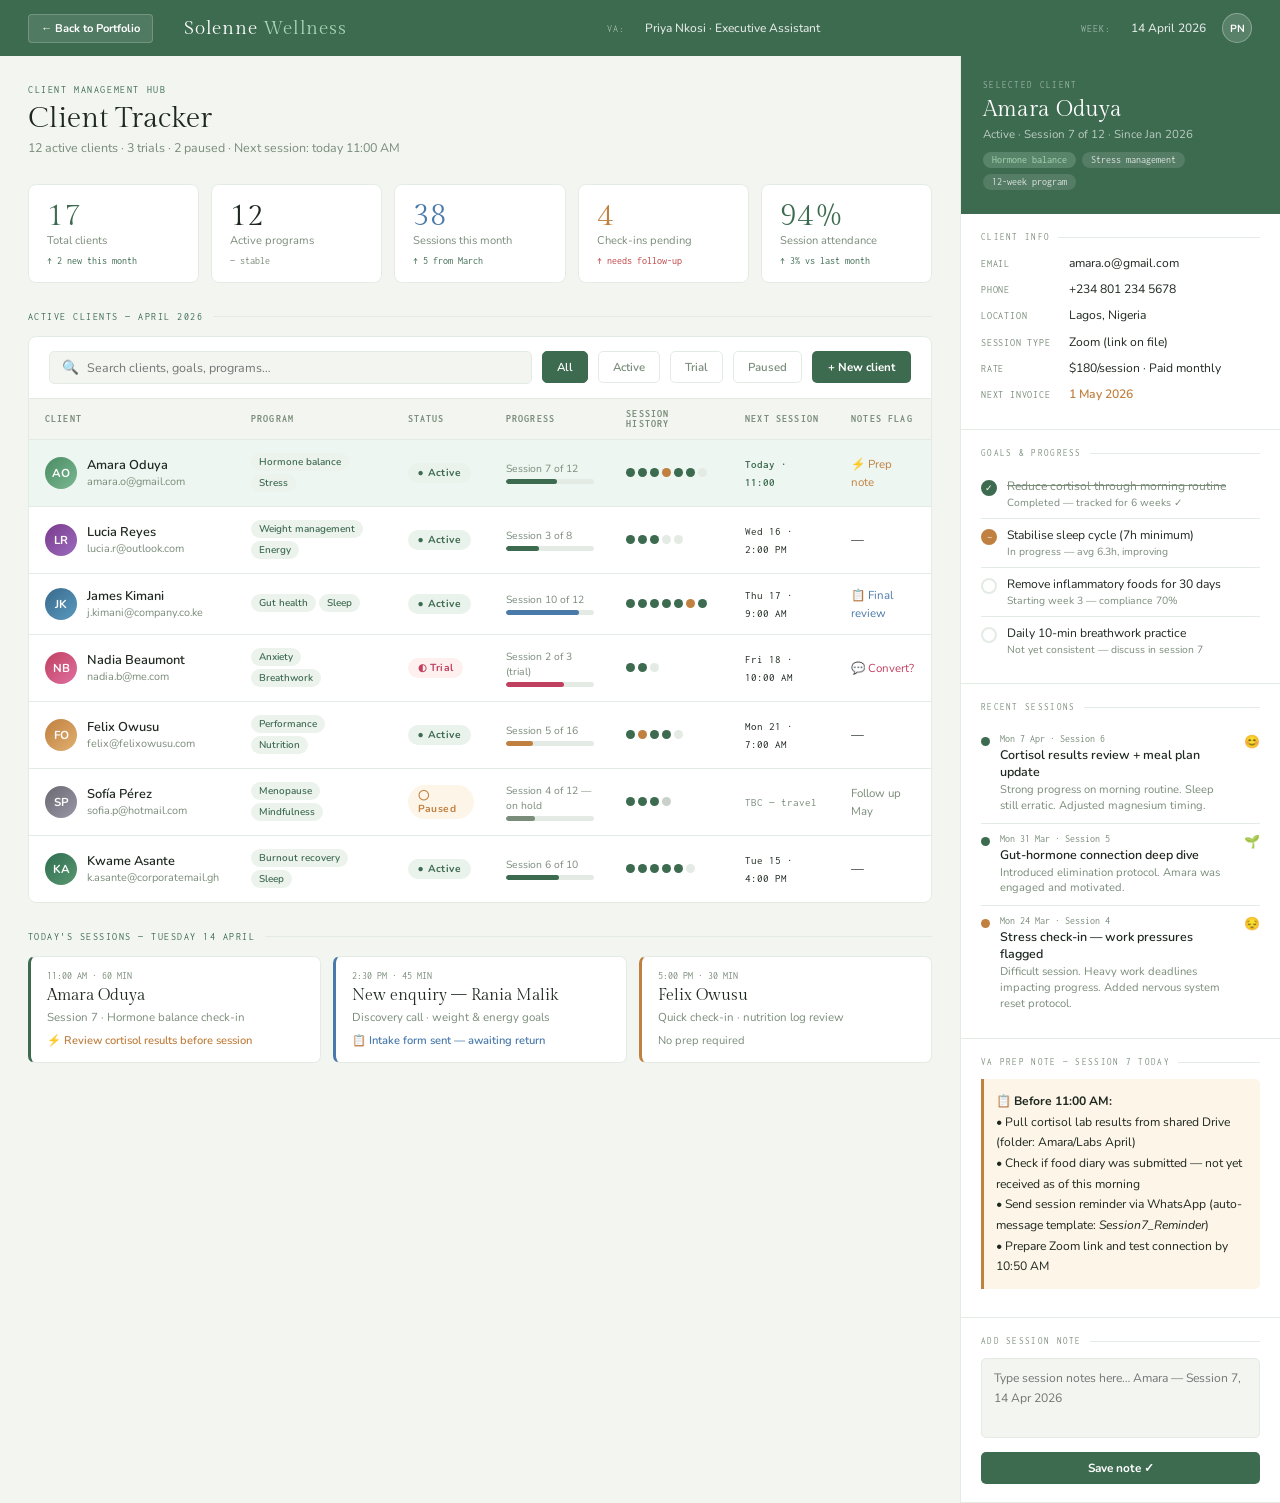
<file: pages/wellness-client-tracker.html>
<!DOCTYPE html>
<html lang="en">
<head>
<meta charset="UTF-8"/>
<meta name="viewport" content="width=device-width, initial-scale=1.0"/>
<title>Client Tracker — Solenne Wellness</title>
<link href="https://fonts.googleapis.com/css2?family=Gilda+Display&family=Nunito:wght@300;400;500;600;700&family=Inconsolata:wght@400;500&display=swap" rel="stylesheet"/>
<style>
*,*::before,*::after{box-sizing:border-box;margin:0;padding:0;}
:root{
  --bg:#f2f5f0;
  --white:#ffffff;
  --ink:#1e2820;
  --sage:#3d6b50;
  --sage-lt:#5a9470;
  --sage-pale:#eaf2ec;
  --mint:#a8d4b4;
  --blush:#e8b4b0;
  --blush-pale:#fdf0ee;
  --amber:#c08040;
  --amber-pale:#fdf5e8;
  --sky:#4a7aaa;
  --sky-pale:#eaf0f8;
  --fog:#e4ebe4;
  --fog2:#ecf2ec;
  --muted:#7a8c7a;
  --text:#1e2820;
  --serif:'Gilda Display',serif;
  --sans:'Nunito',sans-serif;
  --mono:'Inconsolata',monospace;
}
body{background:var(--bg);font-family:var(--sans);color:var(--text);min-height:100vh;}
@keyframes fadeUp{from{opacity:0;transform:translateY(10px);}to{opacity:1;transform:translateY(0);}}
.fade{animation:fadeUp .4s ease both;}
.f1{animation-delay:.05s;}.f2{animation-delay:.1s;}.f3{animation-delay:.15s;}.f4{animation-delay:.2s;}.f5{animation-delay:.25s;}.f6{animation-delay:.3s;}.f7{animation-delay:.35s;}

/* TOPBAR */
.topbar{background:var(--sage);height:56px;display:flex;align-items:center;padding:0 28px;gap:16px;}
.brand{font-family:var(--serif);font-size:1.2rem;color:#fff;letter-spacing:.04em;}
.brand span{color:var(--mint);}
.tb-sep{flex:1;}
.tb-label{font-family:var(--mono);font-size:.65rem;color:rgba(255,255,255,.5);letter-spacing:.1em;text-transform:uppercase;}
.tb-val{font-size:.75rem;color:rgba(255,255,255,.85);font-weight:500;}
.tb-avatar{width:30px;height:30px;border-radius:50%;background:rgba(255,255,255,.15);border:1.5px solid rgba(255,255,255,.3);display:flex;align-items:center;justify-content:center;font-size:.65rem;font-weight:700;color:#fff;}

/* SHELL */
.shell{display:grid;grid-template-columns:1fr 320px;min-height:calc(100vh - 56px);gap:0;}

/* MAIN */
.main{padding:28px 28px 40px;overflow-y:auto;}

/* PAGE HEADER */
.page-header{margin-bottom:28px;}
.ph-eyebrow{font-family:var(--mono);font-size:.62rem;letter-spacing:.16em;text-transform:uppercase;color:var(--sage);margin-bottom:6px;}
.ph-title{font-family:var(--serif);font-size:1.8rem;color:var(--ink);margin-bottom:4px;}
.ph-sub{font-size:.78rem;color:var(--muted);}

/* STAT STRIP */
.stat-strip{display:grid;grid-template-columns:repeat(5,1fr);gap:12px;margin-bottom:28px;}
.stat-card{background:var(--white);border:1px solid var(--fog);border-radius:8px;padding:16px 18px;animation:fadeUp .4s ease both;}
.sc-num{font-family:var(--serif);font-size:1.9rem;color:var(--ink);line-height:1;}
.sc-label{font-size:.7rem;color:var(--muted);margin-top:3px;line-height:1.3;}
.sc-delta{font-size:.65rem;margin-top:6px;font-family:var(--mono);}
.delta-up{color:var(--sage);}
.delta-down{color:#c04040;}
.delta-neutral{color:var(--muted);}

/* SECTION LABEL */
.sec-label{font-family:var(--mono);font-size:.62rem;letter-spacing:.15em;text-transform:uppercase;color:var(--sage);margin-bottom:14px;display:flex;align-items:center;gap:10px;}
.sec-label::after{content:'';flex:1;height:1px;background:var(--fog);}

/* CLIENT TABLE */
.client-table-wrap{background:var(--white);border:1px solid var(--fog);border-radius:8px;overflow:hidden;margin-bottom:28px;}
.ct-header{padding:14px 20px;border-bottom:1px solid var(--fog);display:flex;align-items:center;gap:10px;}
.ct-search{flex:1;display:flex;align-items:center;gap:8px;background:var(--bg);border:1px solid var(--fog);border-radius:5px;padding:6px 12px;}
.ct-search input{background:none;border:none;outline:none;font-family:var(--sans);font-size:.78rem;color:var(--ink);width:100%;}
.ct-filter-btn{padding:7px 14px;border:1px solid var(--fog);border-radius:5px;font-size:.72rem;font-family:var(--sans);font-weight:600;cursor:pointer;background:none;color:var(--muted);transition:all .12s;}
.ct-filter-btn:hover{border-color:var(--sage);color:var(--sage);}
.ct-filter-btn.on{background:var(--sage);border-color:var(--sage);color:#fff;}
.ct-add-btn{padding:8px 16px;background:var(--sage);color:#fff;border:none;border-radius:5px;font-family:var(--sans);font-size:.72rem;font-weight:700;cursor:pointer;transition:background .15s;}
.ct-add-btn:hover{background:var(--sage-lt);}

table{width:100%;border-collapse:collapse;}
thead th{font-family:var(--mono);font-size:.6rem;letter-spacing:.12em;text-transform:uppercase;color:var(--muted);padding:10px 16px;text-align:left;border-bottom:1px solid var(--fog);background:var(--bg);}
tbody tr{border-bottom:1px solid var(--fog);cursor:pointer;transition:background .12s;}
tbody tr:last-child{border-bottom:none;}
tbody tr:hover{background:var(--sage-pale);}
tbody tr.selected{background:#edf6f0;}
tbody td{padding:12px 16px;font-size:.8rem;vertical-align:middle;}
.client-name-cell{display:flex;align-items:center;gap:10px;}
.client-avatar{width:32px;height:32px;border-radius:50%;display:flex;align-items:center;justify-content:center;font-size:.72rem;font-weight:700;color:#fff;flex-shrink:0;}
.cn-name{font-weight:600;color:var(--ink);}
.cn-email{font-size:.68rem;color:var(--muted);}

/* STATUS BADGE */
.status-badge{display:inline-flex;align-items:center;gap:5px;padding:3px 10px;border-radius:20px;font-size:.64rem;font-weight:700;letter-spacing:.04em;}
.sb-active{background:var(--sage-pale);color:var(--sage);}
.sb-paused{background:var(--amber-pale);color:var(--amber);}
.sb-completed{background:var(--sky-pale);color:var(--sky);}
.sb-trial{background:var(--blush-pale);color:#c04060;}

/* PROGRESS BAR */
.prog-bar{height:5px;background:var(--fog);border-radius:5px;overflow:hidden;margin-top:3px;}
.prog-fill{height:100%;border-radius:5px;}
.prog-label{font-size:.65rem;color:var(--muted);}

/* SESSION DOT HISTORY */
.session-dots{display:flex;gap:3px;align-items:center;}
.s-dot{width:9px;height:9px;border-radius:50%;}

/* GOAL TAG */
.goal-tag{display:inline-block;font-size:.62rem;padding:2px 8px;border-radius:20px;background:var(--fog2);color:var(--sage);font-weight:600;margin-right:3px;margin-bottom:2px;}

/* RIGHT PANEL */
.right-panel{background:var(--white);border-left:1px solid var(--fog);overflow-y:auto;padding:0;}
.rp-hero{background:var(--sage);padding:24px 22px;}
.rph-label{font-family:var(--mono);font-size:.58rem;letter-spacing:.14em;text-transform:uppercase;color:rgba(255,255,255,.5);margin-bottom:6px;}
.rph-name{font-family:var(--serif);font-size:1.4rem;color:#fff;margin-bottom:4px;}
.rph-meta{font-size:.72rem;color:rgba(255,255,255,.65);}
.rph-badges{display:flex;flex-wrap:wrap;gap:6px;margin-top:10px;}
.rph-badge{font-size:.6rem;font-family:var(--mono);padding:3px 9px;border-radius:20px;background:rgba(255,255,255,.12);color:rgba(255,255,255,.8);}
.rph-badge.hi{background:rgba(168,212,180,.25);color:var(--mint);}

.rp-sec{padding:18px 20px;border-bottom:1px solid var(--fog);}
.rp-lbl{font-family:var(--mono);font-size:.58rem;letter-spacing:.14em;text-transform:uppercase;color:var(--muted);margin-bottom:12px;display:flex;align-items:center;gap:8px;}
.rp-lbl::after{content:'';flex:1;height:1px;background:var(--fog);}

/* KV */
.kv{display:flex;gap:8px;margin-bottom:8px;font-size:.76rem;align-items:baseline;}
.kv-k{color:var(--muted);min-width:80px;font-size:.63rem;text-transform:uppercase;letter-spacing:.08em;font-family:var(--mono);flex-shrink:0;}
.kv-v{color:var(--ink);line-height:1.5;}

/* SESSION LIST */
.session-item{display:flex;gap:10px;padding:9px 0;border-bottom:1px solid var(--fog);align-items:flex-start;}
.session-item:last-child{border-bottom:none;}
.si-dot{width:9px;height:9px;border-radius:50%;flex-shrink:0;margin-top:4px;}
.si-body{flex:1;}
.si-date{font-family:var(--mono);font-size:.65rem;color:var(--muted);margin-bottom:2px;}
.si-topic{font-size:.78rem;font-weight:600;color:var(--ink);}
.si-note{font-size:.7rem;color:var(--muted);margin-top:2px;line-height:1.4;}
.si-mood{font-size:.8rem;}

/* GOALS */
.goal-item{display:flex;gap:10px;padding:8px 0;border-bottom:1px solid var(--fog);align-items:flex-start;}
.goal-item:last-child{border-bottom:none;}
.gi-check{width:16px;height:16px;border-radius:50%;border:2px solid var(--fog);flex-shrink:0;margin-top:2px;display:flex;align-items:center;justify-content:center;font-size:.55rem;color:#fff;cursor:pointer;transition:all .15s;}
.gi-check.done{background:var(--sage);border-color:var(--sage);}
.gi-check.progress{background:var(--amber);border-color:var(--amber);}
.gi-text{font-size:.76rem;color:var(--ink);line-height:1.4;}
.gi-text.done-text{text-decoration:line-through;color:var(--muted);}
.gi-sub{font-size:.65rem;color:var(--muted);}

/* NOTE AREA */
.note-area{width:100%;border:1px solid var(--fog);border-radius:5px;padding:10px 12px;font-family:var(--sans);font-size:.76rem;color:var(--ink);background:var(--bg);outline:none;resize:none;min-height:80px;line-height:1.6;}
.note-area:focus{border-color:var(--sage);}
.save-note-btn{margin-top:8px;width:100%;padding:8px;background:var(--sage);color:#fff;border:none;border-radius:5px;font-family:var(--sans);font-size:.74rem;font-weight:700;cursor:pointer;transition:background .15s;}
.save-note-btn:hover{background:var(--sage-lt);}

/* UPCOMING */
.upcoming-card{display:flex;gap:10px;padding:9px 0;border-bottom:1px solid var(--fog);}
.upcoming-card:last-child{border-bottom:none;}
.uc-date{font-family:var(--mono);font-size:.62rem;color:var(--muted);min-width:48px;flex-shrink:0;padding-top:2px;}
.uc-body{flex:1;}
.uc-name{font-size:.78rem;font-weight:600;color:var(--ink);}
.uc-meta{font-size:.67rem;color:var(--muted);}
.uc-type{font-size:.58rem;font-family:var(--mono);letter-spacing:.06em;text-transform:uppercase;padding:2px 7px;border-radius:20px;}

::-webkit-scrollbar{width:4px;}
::-webkit-scrollbar-track{background:transparent;}
::-webkit-scrollbar-thumb{background:var(--fog);border-radius:10px;}

/* Responsive Shell Fix */
@media (max-width: 1100px) {
  .shell { grid-template-columns: 200px 1fr; height: auto; }
  .right, .right-panel { grid-column: span 2; border-left: none; border-top: 1px solid var(--fog); height: auto; }
}
@media (max-width: 768px) {
  .shell { display: flex; flex-direction: column; height: auto; }
  .left, .ls-sidebar { width: 100%; border-right: none; border-bottom: 1px solid var(--fog); height: auto; max-height: 300px; }
  .main { height: auto; overflow: visible; }
  .header { height: auto; padding: 10px 20px; flex-wrap: wrap; }
  .back-to-portfolio { margin-bottom: 8px; }
}
</style>

<!-- SEO & Performance Optimization -->
<meta name="description" content="Philipina Andrea Chezue is a freelance Executive Virtual Assistant in Dar es Salaam, specializing in remote operations, travel logistics, and project coordination for founders globally.">
<meta name="keywords" content="Executive Virtual Assistant, Remote VA, Operations Assistant, Project Coordination, Travel Logistics, Tanzania VA, Portfolio">
<meta name="robots" content="index, follow">
<meta http-equiv="X-UA-Compatible" content="IE=edge">
<link rel="canonical" href="https://philipinachezue.com/">
<link rel="manifest" href="/manifest.json">
<link rel="icon" type="image/x-icon" href="/assets/favicon.ico">

<!-- Open Graph / Social -->
<meta property="og:title" content="Philipina Andrea Chezue — Executive Virtual Assistant">
<meta property="og:description" content="Reclaim your time through expert operations, travel logistics, and project coordination that actually works.">
<meta property="og:type" content="website">
<meta property="og:url" content="https://philipinachezue.com/">
<meta property="og:image" content="https://philipinachezue.com/assets/images/img_9f2ae763.jpg">

<!-- Twitter -->
<meta name="twitter:card" content="summary_large_image">
<meta name="twitter:title" content="Philipina Andrea Chezue — Executive VA">
<meta name="twitter:description" content="Reclaim your time through expert operations and project coordination.">
<meta name="twitter:image" content="https://philipinachezue.com/assets/images/img_9f2ae763.jpg">

<!-- Structured Data -->
<script type="application/ld+json">
{
  "@context": "https://schema.org/",
  "@type": "Person",
  "name": "Philipina Andrea Chezue",
  "jobTitle": "Executive Virtual Assistant",
  "url": "https://philipinachezue.com",
  "email": "philipinachezue@outlook.com",
  "address": {
    "@type": "PostalAddress",
    "addressLocality": "Dar es Salaam",
    "addressCountry": "Tanzania"
  },
  "sameAs": [
    "https://www.linkedin.com/in/philipinaandreachezue/"
  ],
  "knowsAbout": ["Executive Support", "Project Coordination", "Travel Logistics", "Operations"]
}
</script>
<!-- End SEO -->


<style>
.back-to-portfolio {
  display: inline-flex;
  align-items: center;
  gap: 8px;
  padding: 6px 12px;
  background: rgba(255,255,255,0.1);
  border: 1px solid rgba(255,255,255,0.2);
  border-radius: 4px;
  color: #ffffff !important;
  text-decoration: none;
  font-size: 0.7rem;
  font-weight: 700;
  transition: all 0.2s;
  margin-right: 15px;
  z-index: 1001;
  position: relative;
  white-space: nowrap;
}
[data-theme="dark"] .back-to-portfolio, 
body[style*="background:#0b0d0f"] .back-to-portfolio,
body[style*="background:var(--bg)"] .back-to-portfolio {
  background: rgba(255,255,255,0.05);
  border-color: rgba(255,255,255,0.1);
}
.back-to-portfolio:hover {
  background: var(--clay, var(--gold, var(--accent, #9e5a2e)));
  color: #ffffff !important;
  border-color: transparent;
}
</style>
</head>
<body>

<div class="topbar">
  <a href="../index.html#work" class="back-to-portfolio">← Back to Portfolio</a>
  <div class="brand">Solenne <span>Wellness</span></div>
  <div class="tb-sep"></div>
  <div class="tb-label" style="margin-right:4px;">VA:</div><div class="tb-val">Priya Nkosi · Executive Assistant</div>
  <div class="tb-sep"></div>
  <div class="tb-label" style="margin-right:4px;">Week:</div><div class="tb-val">14 April 2026</div>
  <div class="tb-avatar">PN</div>
</div>

<div class="shell">
  <div class="main">

    <div class="page-header fade f1">
      <div class="ph-eyebrow">Client Management Hub</div>
      <div class="ph-title">Client Tracker</div>
      <div class="ph-sub">12 active clients · 3 trials · 2 paused · Next session: today 11:00 AM</div>
    </div>

    <!-- STAT STRIP -->
    <div class="stat-strip">
      <div class="stat-card fade f1" style="animation-delay:.06s">
        <div class="sc-num" style="color:var(--sage)">17</div>
        <div class="sc-label">Total clients</div>
        <div class="sc-delta delta-up">↑ 2 new this month</div>
      </div>
      <div class="stat-card fade f1" style="animation-delay:.1s">
        <div class="sc-num">12</div>
        <div class="sc-label">Active programs</div>
        <div class="sc-delta delta-neutral">— stable</div>
      </div>
      <div class="stat-card fade f1" style="animation-delay:.14s">
        <div class="sc-num" style="color:var(--sky)">38</div>
        <div class="sc-label">Sessions this month</div>
        <div class="sc-delta delta-up">↑ 5 from March</div>
      </div>
      <div class="stat-card fade f1" style="animation-delay:.18s">
        <div class="sc-num" style="color:var(--amber)">4</div>
        <div class="sc-label">Check-ins pending</div>
        <div class="sc-delta delta-down delta-down">↑ needs follow-up</div>
      </div>
      <div class="stat-card fade f1" style="animation-delay:.22s">
        <div class="sc-num" style="color:var(--sage)">94%</div>
        <div class="sc-label">Session attendance</div>
        <div class="sc-delta delta-up">↑ 3% vs last month</div>
      </div>
    </div>

    <!-- CLIENT TABLE -->
    <div class="sec-label fade f2">Active Clients — April 2026</div>
    <div class="client-table-wrap fade f3">
      <div class="ct-header">
        <div class="ct-search">
          <span style="color:var(--muted);font-size:.85rem;">🔍</span>
          <input type="text" placeholder="Search clients, goals, programs…"/>
        </div>
        <button class="ct-filter-btn on">All</button>
        <button class="ct-filter-btn">Active</button>
        <button class="ct-filter-btn">Trial</button>
        <button class="ct-filter-btn">Paused</button>
        <button class="ct-add-btn">+ New client</button>
      </div>
      <table>
        <thead>
          <tr>
            <th>Client</th>
            <th>Program</th>
            <th>Status</th>
            <th>Progress</th>
            <th>Session history</th>
            <th>Next session</th>
            <th>Notes flag</th>
          </tr>
        </thead>
        <tbody>
          <tr class="selected" onclick="selectClient('amara')">
            <td><div class="client-name-cell"><div class="client-avatar" style="background:linear-gradient(135deg,#4a8c64,#7ab890);">AO</div><div><div class="cn-name">Amara Oduya</div><div class="cn-email">amara.o@gmail.com</div></div></div></td>
            <td><span class="goal-tag">Hormone balance</span><span class="goal-tag">Stress</span></td>
            <td><span class="status-badge sb-active">● Active</span></td>
            <td><div class="prog-label">Session 7 of 12</div><div class="prog-bar"><div class="prog-fill" style="width:58%;background:var(--sage);"></div></div></td>
            <td><div class="session-dots"><span class="s-dot" style="background:var(--sage)"></span><span class="s-dot" style="background:var(--sage)"></span><span class="s-dot" style="background:var(--sage)"></span><span class="s-dot" style="background:var(--amber)"></span><span class="s-dot" style="background:var(--sage)"></span><span class="s-dot" style="background:var(--sage)"></span><span class="s-dot" style="background:var(--fog)"></span></div></td>
            <td><span style="font-family:var(--mono);font-size:.7rem;color:var(--sage);font-weight:600;">Today · 11:00</span></td>
            <td><span style="font-size:.72rem;color:var(--amber);">⚡ Prep note</span></td>
          </tr>
          <tr onclick="selectClient('lucia')">
            <td><div class="client-name-cell"><div class="client-avatar" style="background:linear-gradient(135deg,#7a3a8c,#9b6cbf);">LR</div><div><div class="cn-name">Lucia Reyes</div><div class="cn-email">lucia.r@outlook.com</div></div></div></td>
            <td><span class="goal-tag">Weight management</span><span class="goal-tag">Energy</span></td>
            <td><span class="status-badge sb-active">● Active</span></td>
            <td><div class="prog-label">Session 3 of 8</div><div class="prog-bar"><div class="prog-fill" style="width:37%;background:var(--sage);"></div></div></td>
            <td><div class="session-dots"><span class="s-dot" style="background:var(--sage)"></span><span class="s-dot" style="background:var(--sage)"></span><span class="s-dot" style="background:var(--sage)"></span><span class="s-dot" style="background:var(--fog)"></span><span class="s-dot" style="background:var(--fog)"></span></div></td>
            <td><span style="font-family:var(--mono);font-size:.7rem;">Wed 16 · 2:00 PM</span></td>
            <td>—</td>
          </tr>
          <tr onclick="selectClient('james')">
            <td><div class="client-name-cell"><div class="client-avatar" style="background:linear-gradient(135deg,#3a6a8c,#5a9abf);">JK</div><div><div class="cn-name">James Kimani</div><div class="cn-email">j.kimani@company.co.ke</div></div></div></td>
            <td><span class="goal-tag">Gut health</span><span class="goal-tag">Sleep</span></td>
            <td><span class="status-badge sb-active">● Active</span></td>
            <td><div class="prog-label">Session 10 of 12</div><div class="prog-bar"><div class="prog-fill" style="width:83%;background:var(--sky);"></div></div></td>
            <td><div class="session-dots"><span class="s-dot" style="background:var(--sage)"></span><span class="s-dot" style="background:var(--sage)"></span><span class="s-dot" style="background:var(--sage)"></span><span class="s-dot" style="background:var(--sage)"></span><span class="s-dot" style="background:var(--sage)"></span><span class="s-dot" style="background:var(--amber)"></span><span class="s-dot" style="background:var(--sage)"></span></div></td>
            <td><span style="font-family:var(--mono);font-size:.7rem;">Thu 17 · 9:00 AM</span></td>
            <td><span style="font-size:.72rem;color:var(--sky);">📋 Final review</span></td>
          </tr>
          <tr onclick="selectClient('nadia')">
            <td><div class="client-name-cell"><div class="client-avatar" style="background:linear-gradient(135deg,#c04060,#e070a0);">NB</div><div><div class="cn-name">Nadia Beaumont</div><div class="cn-email">nadia.b@me.com</div></div></div></td>
            <td><span class="goal-tag">Anxiety</span><span class="goal-tag">Breathwork</span></td>
            <td><span class="status-badge sb-trial">◐ Trial</span></td>
            <td><div class="prog-label">Session 2 of 3 (trial)</div><div class="prog-bar"><div class="prog-fill" style="width:66%;background:#c04060;"></div></div></td>
            <td><div class="session-dots"><span class="s-dot" style="background:var(--sage)"></span><span class="s-dot" style="background:var(--sage)"></span><span class="s-dot" style="background:var(--fog)"></span></div></td>
            <td><span style="font-family:var(--mono);font-size:.7rem;">Fri 18 · 10:00 AM</span></td>
            <td><span style="font-size:.72rem;color:#c04060;">💬 Convert?</span></td>
          </tr>
          <tr onclick="selectClient('felix')">
            <td><div class="client-name-cell"><div class="client-avatar" style="background:linear-gradient(135deg,#c08040,#e0b070);">FO</div><div><div class="cn-name">Felix Owusu</div><div class="cn-email">felix@felixowusu.com</div></div></div></td>
            <td><span class="goal-tag">Performance</span><span class="goal-tag">Nutrition</span></td>
            <td><span class="status-badge sb-active">● Active</span></td>
            <td><div class="prog-label">Session 5 of 16</div><div class="prog-bar"><div class="prog-fill" style="width:31%;background:var(--amber);"></div></div></td>
            <td><div class="session-dots"><span class="s-dot" style="background:var(--sage)"></span><span class="s-dot" style="background:var(--amber)"></span><span class="s-dot" style="background:var(--sage)"></span><span class="s-dot" style="background:var(--sage)"></span><span class="s-dot" style="background:var(--fog)"></span></div></td>
            <td><span style="font-family:var(--mono);font-size:.7rem;">Mon 21 · 7:00 AM</span></td>
            <td>—</td>
          </tr>
          <tr>
            <td><div class="client-name-cell"><div class="client-avatar" style="background:linear-gradient(135deg,#6a6870,#9a98a8);">SP</div><div><div class="cn-name">Sofía Pérez</div><div class="cn-email">sofia.p@hotmail.com</div></div></div></td>
            <td><span class="goal-tag">Menopause</span><span class="goal-tag">Mindfulness</span></td>
            <td><span class="status-badge sb-paused">◯ Paused</span></td>
            <td><div class="prog-label">Session 4 of 12 — on hold</div><div class="prog-bar"><div class="prog-fill" style="width:33%;background:var(--muted);"></div></div></td>
            <td><div class="session-dots"><span class="s-dot" style="background:var(--sage)"></span><span class="s-dot" style="background:var(--sage)"></span><span class="s-dot" style="background:var(--sage)"></span><span class="s-dot" style="background:var(--muted);opacity:.4"></span></div></td>
            <td><span style="font-family:var(--mono);font-size:.7rem;color:var(--muted);">TBC — travel</span></td>
            <td><span style="font-size:.72rem;color:var(--muted);">Follow up May</span></td>
          </tr>
          <tr onclick="selectClient('kwame')">
            <td><div class="client-name-cell"><div class="client-avatar" style="background:linear-gradient(135deg,#2d6e50,#5a9870);">KA</div><div><div class="cn-name">Kwame Asante</div><div class="cn-email">k.asante@corporatemail.gh</div></div></div></td>
            <td><span class="goal-tag">Burnout recovery</span><span class="goal-tag">Sleep</span></td>
            <td><span class="status-badge sb-active">● Active</span></td>
            <td><div class="prog-label">Session 6 of 10</div><div class="prog-bar"><div class="prog-fill" style="width:60%;background:var(--sage);"></div></div></td>
            <td><div class="session-dots"><span class="s-dot" style="background:var(--sage)"></span><span class="s-dot" style="background:var(--sage)"></span><span class="s-dot" style="background:var(--sage)"></span><span class="s-dot" style="background:var(--sage)"></span><span class="s-dot" style="background:var(--sage)"></span><span class="s-dot" style="background:var(--fog)"></span></div></td>
            <td><span style="font-family:var(--mono);font-size:.7rem;">Tue 15 · 4:00 PM</span></td>
            <td>—</td>
          </tr>
        </tbody>
      </table>
    </div>

    <!-- UPCOMING SESSIONS TODAY -->
    <div class="sec-label fade f5">Today's Sessions — Tuesday 14 April</div>
    <div style="display:grid;grid-template-columns:repeat(3,1fr);gap:12px;margin-bottom:10px;" class="fade f6">
      <div style="background:var(--white);border:1px solid var(--fog);border-left:3px solid var(--sage);border-radius:7px;padding:14px 16px;">
        <div style="font-family:var(--mono);font-size:.6rem;color:var(--muted);margin-bottom:5px;">11:00 AM · 60 MIN</div>
        <div style="font-family:var(--serif);font-size:1rem;margin-bottom:4px;">Amara Oduya</div>
        <div style="font-size:.72rem;color:var(--muted);margin-bottom:8px;">Session 7 · Hormone balance check-in</div>
        <div style="font-size:.7rem;color:var(--amber);font-weight:600;">⚡ Review cortisol results before session</div>
      </div>
      <div style="background:var(--white);border:1px solid var(--fog);border-left:3px solid var(--sky);border-radius:7px;padding:14px 16px;">
        <div style="font-family:var(--mono);font-size:.6rem;color:var(--muted);margin-bottom:5px;">2:30 PM · 45 MIN</div>
        <div style="font-family:var(--serif);font-size:1rem;margin-bottom:4px;">New enquiry — Rania Malik</div>
        <div style="font-size:.72rem;color:var(--muted);margin-bottom:8px;">Discovery call · weight & energy goals</div>
        <div style="font-size:.7rem;color:var(--sky);font-weight:600;">📋 Intake form sent — awaiting return</div>
      </div>
      <div style="background:var(--white);border:1px solid var(--fog);border-left:3px solid var(--amber);border-radius:7px;padding:14px 16px;">
        <div style="font-family:var(--mono);font-size:.6rem;color:var(--muted);margin-bottom:5px;">5:00 PM · 30 MIN</div>
        <div style="font-family:var(--serif);font-size:1rem;margin-bottom:4px;">Felix Owusu</div>
        <div style="font-size:.72rem;color:var(--muted);margin-bottom:8px;">Quick check-in · nutrition log review</div>
        <div style="font-size:.7rem;color:var(--muted);">No prep required</div>
      </div>
    </div>

  </div><!-- /main -->

  <!-- RIGHT PANEL -->
  <div class="right-panel">
    <div class="rp-hero">
      <div class="rph-label">Selected Client</div>
      <div class="rph-name" id="rph-name">Amara Oduya</div>
      <div class="rph-meta" id="rph-meta">Active · Session 7 of 12 · Since Jan 2026</div>
      <div class="rph-badges">
        <span class="rph-badge hi" id="rph-b1">Hormone balance</span>
        <span class="rph-badge" id="rph-b2">Stress management</span>
        <span class="rph-badge" id="rph-b3">12-week program</span>
      </div>
    </div>

    <div class="rp-sec">
      <div class="rp-lbl">Client Info</div>
      <div class="kv"><span class="kv-k">Email</span><span class="kv-v" id="kv-email">amara.o@gmail.com</span></div>
      <div class="kv"><span class="kv-k">Phone</span><span class="kv-v" id="kv-phone">+234 801 234 5678</span></div>
      <div class="kv"><span class="kv-k">Location</span><span class="kv-v" id="kv-loc">Lagos, Nigeria</span></div>
      <div class="kv"><span class="kv-k">Session type</span><span class="kv-v" id="kv-stype">Zoom (link on file)</span></div>
      <div class="kv"><span class="kv-k">Rate</span><span class="kv-v" id="kv-rate">$180/session · Paid monthly</span></div>
      <div class="kv"><span class="kv-k">Next invoice</span><span class="kv-v" id="kv-inv" style="color:var(--amber);font-weight:600;">1 May 2026</span></div>
    </div>

    <div class="rp-sec">
      <div class="rp-lbl">Goals & Progress</div>
      <div id="goals-list">
        <div class="goal-item"><div class="gi-check done">✓</div><div><div class="gi-text done-text">Reduce cortisol through morning routine</div><div class="gi-sub">Completed — tracked for 6 weeks ✓</div></div></div>
        <div class="goal-item"><div class="gi-check progress">~</div><div><div class="gi-text">Stabilise sleep cycle (7h minimum)</div><div class="gi-sub">In progress — avg 6.3h, improving</div></div></div>
        <div class="goal-item"><div class="gi-check" onclick="this.classList.add('progress')"></div><div><div class="gi-text">Remove inflammatory foods for 30 days</div><div class="gi-sub">Starting week 3 — compliance 70%</div></div></div>
        <div class="goal-item"><div class="gi-check" onclick="this.classList.add('progress')"></div><div><div class="gi-text">Daily 10-min breathwork practice</div><div class="gi-sub">Not yet consistent — discuss in session 7</div></div></div>
      </div>
    </div>

    <div class="rp-sec">
      <div class="rp-lbl">Recent Sessions</div>
      <div id="sessions-list">
        <div class="session-item">
          <div class="si-dot" style="background:var(--sage)"></div>
          <div class="si-body">
            <div class="si-date">Mon 7 Apr · Session 6</div>
            <div class="si-topic">Cortisol results review + meal plan update</div>
            <div class="si-note">Strong progress on morning routine. Sleep still erratic. Adjusted magnesium timing.</div>
          </div>
          <div class="si-mood">😊</div>
        </div>
        <div class="session-item">
          <div class="si-dot" style="background:var(--sage)"></div>
          <div class="si-body">
            <div class="si-date">Mon 31 Mar · Session 5</div>
            <div class="si-topic">Gut-hormone connection deep dive</div>
            <div class="si-note">Introduced elimination protocol. Amara was engaged and motivated.</div>
          </div>
          <div class="si-mood">🌱</div>
        </div>
        <div class="session-item">
          <div class="si-dot" style="background:var(--amber)"></div>
          <div class="si-body">
            <div class="si-date">Mon 24 Mar · Session 4</div>
            <div class="si-topic">Stress check-in — work pressures flagged</div>
            <div class="si-note">Difficult session. Heavy work deadlines impacting progress. Added nervous system reset protocol.</div>
          </div>
          <div class="si-mood">😔</div>
        </div>
      </div>
    </div>

    <div class="rp-sec">
      <div class="rp-lbl">VA Prep Note — Session 7 Today</div>
      <div style="background:var(--amber-pale);border-left:3px solid var(--amber);border-radius:0 5px 5px 0;padding:12px;font-size:.76rem;color:var(--ink);line-height:1.7;margin-bottom:10px;">
        📋 <strong>Before 11:00 AM:</strong><br/>
        • Pull cortisol lab results from shared Drive (folder: Amara/Labs April)<br/>
        • Check if food diary was submitted — not yet received as of this morning<br/>
        • Send session reminder via WhatsApp (auto-message template: <em>Session7_Reminder</em>)<br/>
        • Prepare Zoom link and test connection by 10:50 AM
      </div>
    </div>

    <div class="rp-sec">
      <div class="rp-lbl">Add Session Note</div>
      <textarea class="note-area" placeholder="Type session notes here… Amara — Session 7, 14 Apr 2026"></textarea>
      <button class="save-note-btn">Save note ✓</button>
    </div>

  </div>
</div>

<script>
const clients={
  amara:{name:'Amara Oduya',meta:'Active · Session 7 of 12 · Since Jan 2026',b1:'Hormone balance',b2:'Stress management',b3:'12-week program',email:'amara.o@gmail.com',phone:'+234 801 234 5678',loc:'Lagos, Nigeria',stype:'Zoom (link on file)',rate:'$180/session · Paid monthly',inv:'1 May 2026'},
  lucia:{name:'Lucia Reyes',meta:'Active · Session 3 of 8 · Since Mar 2026',b1:'Weight management',b2:'Energy',b3:'8-week program',email:'lucia.r@outlook.com',phone:'+52 55 1234 5678',loc:'Mexico City, Mexico',stype:'Zoom (link on file)',rate:'$160/session · Paid monthly',inv:'1 May 2026'},
  james:{name:'James Kimani',meta:'Active · Session 10 of 12 · Since Oct 2025',b1:'Gut health',b2:'Sleep',b3:'12-week program (final stretch)',email:'j.kimani@company.co.ke',phone:'+254 722 345 678',loc:'Nairobi, Kenya',stype:'Zoom / in-person (alternating)',rate:'$200/session · Paid fortnightly',inv:'21 Apr 2026'},
  nadia:{name:'Nadia Beaumont',meta:'Trial · Session 2 of 3 · Since Apr 2026',b1:'Anxiety',b2:'Breathwork',b3:'Trial — convert decision Fri',email:'nadia.b@me.com',phone:'+33 6 12 34 56 78',loc:'Paris, France',stype:'Zoom (link on file)',rate:'$120/session trial rate',inv:'After conversion'},
  felix:{name:'Felix Owusu',meta:'Active · Session 5 of 16 · Since Feb 2026',b1:'Performance',b2:'Nutrition',b3:'16-week elite program',email:'felix@felixowusu.com',phone:'+233 20 123 4567',loc:'Accra, Ghana',stype:'Zoom + bi-weekly in-person',rate:'$220/session · Paid monthly',inv:'1 May 2026'},
  kwame:{name:'Kwame Asante',meta:'Active · Session 6 of 10 · Since Jan 2026',b1:'Burnout recovery',b2:'Sleep',b3:'10-week program',email:'k.asante@corporatemail.gh',phone:'+233 24 567 8901',loc:'Accra, Ghana',stype:'Zoom (link on file)',rate:'$180/session · Paid monthly',inv:'1 May 2026'}
};

function selectClient(id){
  const c=clients[id];
  if(!c)return;
  document.getElementById('rph-name').textContent=c.name;
  document.getElementById('rph-meta').textContent=c.meta;
  document.getElementById('rph-b1').textContent=c.b1;
  document.getElementById('rph-b2').textContent=c.b2;
  document.getElementById('rph-b3').textContent=c.b3;
  document.getElementById('kv-email').textContent=c.email;
  document.getElementById('kv-phone').textContent=c.phone;
  document.getElementById('kv-loc').textContent=c.loc;
  document.getElementById('kv-stype').textContent=c.stype;
  document.getElementById('kv-rate').textContent=c.rate;
  document.getElementById('kv-inv').textContent=c.inv;
  document.querySelectorAll('tbody tr').forEach(r=>r.classList.remove('selected'));
  event.currentTarget.classList.add('selected');
}
</script>
</body>
</html>
</file>
<file: css/style.min.css>
*,*::before,*::after{box-sizing:border-box;margin:0;padding:0;}:root{--cream:#faf7f2;--white:#ffffff;--surface:#ffffff;--ink:#1a150e;--bark:#2c1f10;--clay:#9e5a2e;--clay-lt:#c07840;--gold:#b8882a;--sage:#3d5c42;--fog:#ece5d8;--fog2:#f4f0e8;--muted:#8a7a6a;--serif:'Cormorant',serif;--sans:'Figtree',sans-serif;}[data-theme="dark"]{--cream:#121212;--white:#ffffff;--surface:#1e1e1e;--ink:#f4f0e8;--bark:#ece5d8;--clay:#c07840;--clay-lt:#d58e57;--gold:#d9a544;--sage:#4a6f50;--fog:#2c2c2c;--fog2:#242424;--muted:#a39990;}html{scroll-behavior:smooth;}body{background:var(--cream);color:var(--ink);font-family:var(--sans);overflow-x:hidden;transition:background 0.3s ease,color 0.3s ease;}.reveal{opacity:1;transform:translateY(0);transition:opacity .75s ease,transform .75s ease;}.reveal.animate{opacity:0;transform:translateY(24px);}.reveal.animate.visible{opacity:1;transform:translateY(0);}.reveal.visible{opacity:1;transform:translateY(0);}nav{position:fixed;top:0;left:0;right:0;z-index:100;height:64px;display:flex;align-items:center;padding:0 5%;background:rgba(var(--cream-rgb,250,247,242),.94);backdrop-filter:blur(12px);border-bottom:1px solid var(--fog);}[data-theme="dark"] nav{background:rgba(18,18,18,.94);}.nav-brand{font-family:var(--serif);font-size:1.15rem;font-weight:600;color:var(--bark);}.nav-brand em{font-style:italic;color:var(--clay);}.nav-sep{flex:1;}.nav-links{display:flex;gap:22px;align-items:center;}.nav-links a{font-size:.74rem;font-weight:600;color:var(--bark);text-decoration:none;letter-spacing:.04em;transition:color .15s;}.nav-links a:hover{color:var(--clay);}.case-studies-nav{font-size:.74rem;font-weight:700;color:var(--clay);text-decoration:none;letter-spacing:.03em;margin:0 10px;padding:6px 12px;border:1.5px solid var(--clay);border-radius:4px;transition:all .15s;}.case-studies-nav:hover{background:var(--clay);color:#fff;}.nav-cta{background:var(--bark);color:var(--cream);border:none;border-radius:4px;padding:9px 20px;font-family:var(--sans);font-size:.75rem;font-weight:600;cursor:pointer;letter-spacing:.04em;margin-left:18px;transition:background .15s;text-decoration:none;}.nav-cta:hover{background:var(--clay);}#theme-toggle{appearance:none;-webkit-appearance:none;width:48px;height:26px;border-radius:13px;background:var(--fog);border:2px solid var(--fog);cursor:pointer;position:relative;margin-left:14px;transition:background 0.3s ease,border-color 0.3s ease;display:flex;align-items:center;justify-content:space-between;padding:0;outline:none;box-sizing:border-box;}#theme-toggle::before{content:'';position:absolute;left:2px;top:2px;width:18px;height:18px;border-radius:50%;background:var(--clay);transition:transform 0.3s cubic-bezier(0.4,0.0,0.2,1);z-index:2;}[data-theme="dark"] #theme-toggle::before{transform:translateX(22px);background:#fff;}#theme-toggle::after{content:'🌙';position:absolute;right:4px;font-size:11px;z-index:1;pointer-events:none;}[data-theme="dark"] #theme-toggle::after{content:'☀️';left:4px;right:auto;}#theme-toggle:hover{border-color:var(--clay);}#menu-toggle{display:none;width:40px;height:40px;background:none;border:none;cursor:pointer;position:relative;z-index:1002;flex-direction:column;justify-content:center;gap:5px;padding:0 8px;}#menu-toggle span{display:block;width:100%;height:2px;background:var(--bark);transition:transform 0.3s ease,opacity 0.3s ease;}[data-menu="open"] #menu-toggle span:nth-child(1){transform:translateY(7px) rotate(45deg);}[data-menu="open"] #menu-toggle span:nth-child(2){opacity:0;}[data-menu="open"] #menu-toggle span:nth-child(3){transform:translateY(-7px) rotate(-45deg);}.hero{min-height:100vh;display:grid;grid-template-columns:1fr 1fr;padding:110px 5% 60px;gap:64px;align-items:center;max-width:1200px;margin:0 auto;}.hero-eyebrow{font-size:.6rem;font-weight:700;letter-spacing:.22em;text-transform:uppercase;color:var(--clay);margin-bottom:20px;display:flex;align-items:center;gap:10px;}.hero-eyebrow::before{content:'';width:22px;height:1px;background:var(--clay);}.hero-h1{font-family:var(--serif);font-size:clamp(2.5rem,4.2vw,3.9rem);font-weight:400;line-height:1.1;letter-spacing:-.01em;margin-bottom:18px;}.hero-h1 em{font-style:italic;color:var(--clay);}.hero-tagline{font-size:.9rem;color:var(--muted);line-height:1.85;max-width:460px;margin-bottom:34px;font-weight:300;}.hero-pills{display:flex;flex-wrap:wrap;gap:8px;margin-bottom:34px;}.pill{font-size:.63rem;font-weight:600;letter-spacing:.05em;padding:6px 13px;border-radius:40px;border:1.5px solid var(--fog);color:var(--muted);}.pill.hi{background:var(--bark);border-color:var(--fog);color:var(--cream);}.hero-btns{display:flex;gap:12px;flex-wrap:wrap;}.btn-primary{background:var(--clay);color:var(--white);border:none;border-radius:4px;padding:13px 28px;font-family:var(--sans);font-size:.82rem;font-weight:700;cursor:pointer;letter-spacing:.04em;transition:background .15s;text-decoration:none;display:inline-block;}.btn-primary:hover{background:var(--clay-lt);}.btn-outline{background:none;border:1.5px solid var(--bark);border-radius:4px;padding:12px 24px;font-family:var(--sans);font-size:.82rem;font-weight:600;color:var(--bark);cursor:pointer;letter-spacing:.04em;transition:all .15s;text-decoration:none;display:inline-block;}.btn-outline:hover{background:var(--bark);color:var(--cream);}.hero-img-wrap{position:relative;display:flex;justify-content:center;}.hero-img-bg{position:absolute;top:40px;left:40px;right:0;bottom:0;background:var(--fog);border-radius:8px;}.hero-img{position:relative;width:100%;max-width:440px;border-radius:8px;object-fit:cover;object-position:top center;height:570px;box-shadow:0 24px 64px rgba(0,0,0,.18);}.hero-badge{position:absolute;bottom:36px;left:-10px;background:var(--surface);border:1px solid var(--fog);border-radius:8px;padding:13px 18px;box-shadow:0 8px 28px rgba(0,0,0,.1);}.hb-num{font-family:var(--serif);font-size:1.5rem;font-style:italic;color:var(--clay);line-height:1;}.hb-label{font-size:.6rem;color:var(--muted);font-weight:500;margin-top:2px;}.hero-badge2{position:absolute;top:52px;right:-12px;background:var(--bark);border-radius:8px;padding:11px 15px;box-shadow:0 8px 24px rgba(0,0,0,.15);}.hb2-text{font-size:.68rem;color:var(--white);font-weight:500;line-height:1.5;}.hb2-text strong{color:var(--white);display:block;font-size:.8rem;}.stats-bar{background:var(--bark);}[data-theme="dark"] .stats-bar{background:#111;}.stats-inner{max-width:1200px;margin:0 auto;display:grid;grid-template-columns:repeat(4,1fr);gap:1px;background:var(--fog);}.stat-item{padding:28px 32px;background:var(--bark);text-align:center;}[data-theme="dark"] .stat-item{background:#1a1a1a;}.stat-num{font-family:var(--serif);font-size:2.2rem;font-style:italic;color:var(--white);line-height:1;}.stat-label{font-size:.63rem;color:var(--muted);margin-top:6px;font-weight:400;letter-spacing:.06em;text-transform:uppercase;}.about{max-width:1100px;margin:0 auto;padding:100px 5%;display:grid;grid-template-columns:1fr 1fr;gap:80px;align-items:center;}.about-img-wrap{position:relative;}.about-img{width:100%;border-radius:8px;object-fit:cover;object-position:top center;height:560px;}.about-accent{position:absolute;top:-18px;left:-18px;width:100%;height:100%;border:2px solid var(--fog);border-radius:8px;z-index:-1;}.eyebrow{font-size:.6rem;font-weight:700;letter-spacing:.2em;text-transform:uppercase;color:var(--clay);margin-bottom:14px;display:flex;align-items:center;gap:10px;}.eyebrow::before{content:'';width:18px;height:1px;background:var(--clay);}.about-h2,.sec-h2{font-family:var(--serif);font-size:clamp(1.7rem,2.8vw,2.5rem);font-weight:400;line-height:1.2;margin-bottom:10px;}.about-h2 em,.sec-h2 em{font-style:italic;color:var(--clay);}.about-body{font-size:.85rem;color:var(--muted);line-height:1.9;margin-bottom:14px;font-weight:300;}.about-body strong{color:var(--ink);font-weight:600;}.tools-row{display:flex;flex-wrap:wrap;gap:7px;margin-top:18px;}.tool-chip{font-size:.6rem;font-weight:600;padding:4px 10px;border-radius:4px;background:var(--fog2);color:var(--ink);letter-spacing:.03em;border:1px solid var(--fog);}.services{background:var(--fog2);padding:100px 5%;}.services-inner{max-width:1100px;margin:0 auto;}.sec-sub{font-size:.83rem;color:var(--muted);max-width:500px;line-height:1.85;margin-bottom:48px;font-weight:300;}.services-grid{display:grid;grid-template-columns:repeat(3,1fr);gap:18px;}.svc-card{background:var(--surface);border:1px solid var(--fog);border-radius:8px;padding:26px;transition:transform .2s,box-shadow .2s;position:relative;overflow:hidden;}.svc-card::before{content:'';position:absolute;top:0;left:0;right:0;height:3px;background:var(--clay);transform:scaleX(0);transform-origin:left;transition:transform .3s;}.svc-card:hover{transform:translateY(-4px);box-shadow:0 14px 44px rgba(0,0,0,.09);}.svc-card:hover::before{transform:scaleX(1);}.svc-icon{font-size:1.5rem;margin-bottom:12px;}.svc-title{font-family:var(--serif);font-size:1.05rem;font-weight:600;margin-bottom:9px;}.svc-body{font-size:.76rem;color:var(--muted);line-height:1.75;margin-bottom:12px;font-weight:300;}.svc-tags{display:flex;flex-wrap:wrap;gap:5px;}.svc-tag{font-size:.55rem;padding:2px 7px;border-radius:3px;background:var(--fog2);color:var(--ink);font-weight:600;}.work{max-width:1100px;margin:0 auto;padding:100px 5%;}.work-grid{display:grid;grid-template-columns:repeat(3,1fr);gap:16px;margin-top:40px;}.work-card{border-radius:8px;overflow:hidden;border:1px solid var(--fog);background:var(--surface);transition:transform .2s,box-shadow .2s,border-color .2s;text-decoration:none;color:inherit;display:block;}.work-card:hover{transform:translateY(-4px);box-shadow:0 12px 40px rgba(0,0,0,.11);border-color:var(--clay);}.wc-top{padding:20px;border-bottom:1px solid var(--fog);}.wc-industry{font-size:.54rem;font-weight:700;letter-spacing:.1em;text-transform:uppercase;padding:3px 8px;border-radius:3px;display:inline-block;margin-bottom:10px;}.wc-title{font-family:var(--serif);font-size:.98rem;font-weight:600;line-height:1.3;margin-bottom:6px;}.wc-desc{font-size:.71rem;color:var(--muted);line-height:1.6;}.wc-bottom{padding:12px 20px;display:flex;align-items:center;justify-content:space-between;background:var(--fog2);}.wc-skill{font-size:.62rem;color:var(--muted);font-weight:500;}.wc-live{font-size:.6rem;font-weight:700;letter-spacing:.07em;text-transform:uppercase;background:var(--clay);color:#fff;padding:3px 9px;border-radius:3px;}.packages{background:var(--bark);padding:100px 5%;}[data-theme="dark"] .packages{background:#1a1a1a;}.packages-inner{max-width:1100px;margin:0 auto;}.pkg-eyebrow{font-size:.6rem;font-weight:700;letter-spacing:.2em;text-transform:uppercase;color:var(--muted);margin-bottom:12px;display:flex;align-items:center;gap:10px;}.pkg-eyebrow::before{content:'';width:18px;height:1px;background:var(--muted);}.pkg-h2{font-family:var(--serif);font-size:clamp(1.7rem,2.8vw,2.5rem);font-weight:400;color:var(--white);line-height:1.2;margin-bottom:10px;}.pkg-h2 em{font-style:italic;color:var(--gold);}.pkg-sub{font-size:.82rem;color:var(--muted);line-height:1.85;max-width:520px;margin-bottom:52px;font-weight:300;}.pkg-grid{display:grid;grid-template-columns:repeat(4,1fr);gap:14px;}.pkg-card{border:1px solid var(--fog);border-radius:8px;padding:28px 22px;position:relative;transition:border-color .2s,transform .2s;}.pkg-card:hover{border-color:var(--gold);transform:translateY(-3px);}.pkg-card.featured{border-color:var(--gold);background:rgba(217,165,68,0.05);}.pkg-badge{position:absolute;top:-11px;left:50%;transform:translateX(-50%);background:var(--gold);color:var(--bark);font-size:.55rem;font-weight:800;letter-spacing:.1em;text-transform:uppercase;padding:3px 12px;border-radius:20px;white-space:nowrap;}.pkg-name{font-family:var(--serif);font-size:1rem;font-weight:600;color:var(--white);margin-bottom:4px;}.pkg-price{font-family:var(--serif);font-size:1.9rem;font-style:italic;color:var(--gold);line-height:1;margin-bottom:4px;}.pkg-period{font-size:.62rem;color:var(--muted);margin-bottom:16px;letter-spacing:.04em;}.pkg-divider{height:1px;background:var(--fog);margin-bottom:16px;}.pkg-features{display:flex;flex-direction:column;gap:8px;margin-bottom:20px;}.pkg-feature{display:flex;gap:8px;font-size:.72rem;color:var(--muted);line-height:1.4;}.pkg-check{color:var(--gold);flex-shrink:0;}.pkg-btn{width:100%;padding:10px;border-radius:4px;font-family:var(--sans);font-size:.72rem;font-weight:700;cursor:pointer;letter-spacing:.04em;text-align:center;text-decoration:none;display:block;transition:all .15s;}.pkg-btn-outline{background:none;border:1px solid var(--fog);color:var(--white);}.pkg-btn-outline:hover{border-color:var(--white);color:var(--white);}.pkg-btn-filled{background:var(--gold);border:1px solid var(--gold);color:var(--bark);}.pkg-btn-filled:hover{background:var(--clay-lt);}.pkg-note{font-size:.64rem;color:var(--muted);text-align:center;margin-top:20px;}.results{background:var(--fog2);padding:100px 5%;}.results-inner{max-width:1100px;margin:0 auto;}.results-header{display:grid;grid-template-columns:1fr 1fr;gap:60px;align-items:end;margin-bottom:52px;}.rh-eyebrow{font-size:.6rem;font-weight:700;letter-spacing:.2em;text-transform:uppercase;color:var(--clay);margin-bottom:12px;display:flex;align-items:center;gap:10px;}.rh-eyebrow::before{content:'';width:18px;height:1px;background:var(--clay);}.rh-h2{font-family:var(--serif);font-size:clamp(1.7rem,2.8vw,2.5rem);font-weight:400;color:var(--ink);line-height:1.2;}.rh-h2 em{font-style:italic;color:var(--clay);}.rh-sub{font-size:.82rem;color:var(--muted);line-height:1.85;font-weight:300;}.results-grid{display:grid;grid-template-columns:repeat(3,1fr);gap:14px;}.result-card{background:var(--surface);border:1px solid var(--fog);border-radius:8px;padding:24px;}.rc-case{font-size:.55rem;font-weight:700;letter-spacing:.12em;text-transform:uppercase;color:var(--muted);margin-bottom:10px;}.rc-metric{font-family:var(--serif);font-size:2rem;font-style:italic;color:var(--clay);line-height:1;margin-bottom:4px;}.rc-before{font-size:.68rem;color:var(--muted);text-decoration:line-through;margin-bottom:4px;}.rc-label{font-size:.75rem;color:var(--ink);line-height:1.55;}.rc-delta{font-size:.58rem;color:var(--sage);margin-top:9px;font-weight:700;letter-spacing:.04em;text-transform:uppercase;display:inline-block;background:rgba(61,92,66,.15);padding:3px 8px;border-radius:3px;}.testimonials{padding:100px 5%;background:var(--cream);}.testi-inner{max-width:1100px;margin:0 auto;}.testi-grid{display:grid;grid-template-columns:repeat(3,1fr);gap:18px;margin-top:48px;}.testi-card{background:var(--surface);border:1px solid var(--fog);border-radius:8px;padding:24px;}.stars{color:var(--gold);font-size:.82rem;margin-bottom:10px;}.testi-qmark{font-family:var(--serif);font-size:3.2rem;color:var(--clay);opacity:.2;line-height:.8;margin-bottom:10px;}.testi-text{font-family:var(--serif);font-size:.9rem;font-style:italic;line-height:1.75;color:var(--ink);margin-bottom:16px;}.testi-author{display:flex;align-items:center;gap:11px;padding-top:14px;border-top:1px solid var(--fog);}.ta-avatar{width:34px;height:34px;border-radius:50%;display:flex;align-items:center;justify-content:center;font-size:.66rem;font-weight:700;color:var(--cream);flex-shrink:0;}.ta-name{font-size:.76rem;font-weight:700;color:var(--ink);}.ta-role{font-size:.62rem;color:var(--muted);}.platform-badge{display:inline-flex;align-items:center;gap:5px;font-size:.58rem;font-weight:700;letter-spacing:.08em;text-transform:uppercase;padding:3px 9px;border-radius:3px;margin-bottom:10px;}.pb-upwork{background:rgba(20,150,20,.15);color:#21a121;}[data-theme="dark"] .pb-upwork{color:#5bc55b;}.pb-freelancer{background:rgba(0,100,200,.15);color:#1979d6;}[data-theme="dark"] .pb-freelancer{color:#5aa1e7;}.pb-crdb{background:rgba(44,31,16,.15);color:var(--bark);}.review-img-wrap{margin-top:14px;padding-top:12px;border-top:1px solid var(--fog);}.review-img{width:100%;border-radius:5px;border:1px solid var(--fog);}.cta-section{padding:100px 5%;}.cta-inner{max-width:1100px;margin:0 auto;display:grid;grid-template-columns:1fr 1fr;gap:80px;align-items:center;}.cta-img img{width:100%;border-radius:8px;object-fit:cover;height:520px;object-position:center top;}.cta-h2{font-family:var(--serif);font-size:clamp(1.7rem,2.8vw,2.8rem);font-weight:400;line-height:1.15;margin-bottom:16px;}.cta-h2 em{font-style:italic;color:var(--clay);}.cta-body{font-size:.83rem;color:var(--muted);line-height:1.9;margin-bottom:26px;font-weight:300;}.avail-badge{display:inline-flex;align-items:center;gap:8px;background:var(--fog2);border:1px solid var(--fog);border-radius:40px;padding:7px 15px;font-size:.7rem;font-weight:600;color:var(--sage);margin-bottom:20px;}.avail-dot{width:7px;height:7px;border-radius:50%;background:var(--sage);}.contact-list{display:flex;flex-direction:column;gap:11px;margin-bottom:26px;}.contact-item{display:flex;align-items:center;gap:11px;font-size:.81rem;color:var(--ink);}.ci-icon{width:34px;height:34px;border-radius:6px;background:var(--fog2);display:flex;align-items:center;justify-content:center;font-size:.95rem;flex-shrink:0;}.ci-val{font-weight:500;}.ci-val a{color:var(--ink);text-decoration:none;}.ci-val a:hover{color:var(--clay);}#services,#packages,#results,#testimonials,#work{content-visibility:auto;contain-intrinsic-size:1px 1000px;}#index-hero{content-visibility:visible;}.photo-strip{padding:0 5% 80px;max-width:1100px;margin:0 auto;}.ps-grid{display:grid;grid-template-columns:1fr 1fr;gap:16px;}.ps-img{width:100%;border-radius:8px;object-fit:cover;height:280px;}footer{background:var(--bark);padding:32px 5%;display:flex;align-items:center;justify-content:space-between;flex-wrap:wrap;gap:14px;}[data-theme="dark"] footer{background:#111;}.footer-brand{font-family:var(--serif);font-size:.95rem;font-style:italic;color:var(--white);}.footer-brand span{color:var(--gold);}.footer-links{display:flex;gap:18px;}.footer-links a{font-size:.68rem;color:var(--muted);text-decoration:none;transition:color .15s;}.footer-links a:hover{color:var(--white);}.footer-copy{font-size:.63rem;color:var(--muted);}@media(max-width:900px){.hero,.about,.cta-inner{grid-template-columns:1fr;}.hero{padding-top:100px;text-align:center;justify-items:center;}.hero-img-wrap{order:-1;}.hero-img{height:380px;max-width:100%;}.hero-tagline{margin:0 auto 34px;}.hero-btns,.hero-pills{justify-content:center;}.services-grid,.work-grid,.results-grid,.testi-grid{grid-template-columns:1fr 1fr;}.stats-inner{grid-template-columns:1fr 1fr;}.results-header{grid-template-columns:1fr;}.pkg-grid{grid-template-columns:1fr 1fr;}.ps-grid{grid-template-columns:1fr;}#menu-toggle{display:flex;}.nav-links{position:fixed;top:0;right:0;width:100%;height:100vh;background:rgba(255,255,255,0.85);backdrop-filter:blur(15px);-webkit-backdrop-filter:blur(15px);flex-direction:column;justify-content:center;align-items:center;gap:32px;transform:translateX(100%);transition:transform 0.5s cubic-bezier(0.4,0,0.2,1);z-index:1001;margin:0;}[data-menu="open"] .nav-links{transform:translateX(0);}.nav-links a{font-size:1.8rem;font-family:var(--serif);color:#000 !important;font-weight:700;opacity:1 !important;visibility:visible !important;}.case-studies-nav{font-size:1.2rem !important;margin:10px 0 !important;display:inline-block !important;border-width:2px;}.nav-cta{margin:0;}}@media(max-width:580px){.services-grid,.work-grid,.results-grid,.testi-grid,.pkg-grid{grid-template-columns:1fr;}.stats-inner{grid-template-columns:1fr 1fr;}}
</file>
